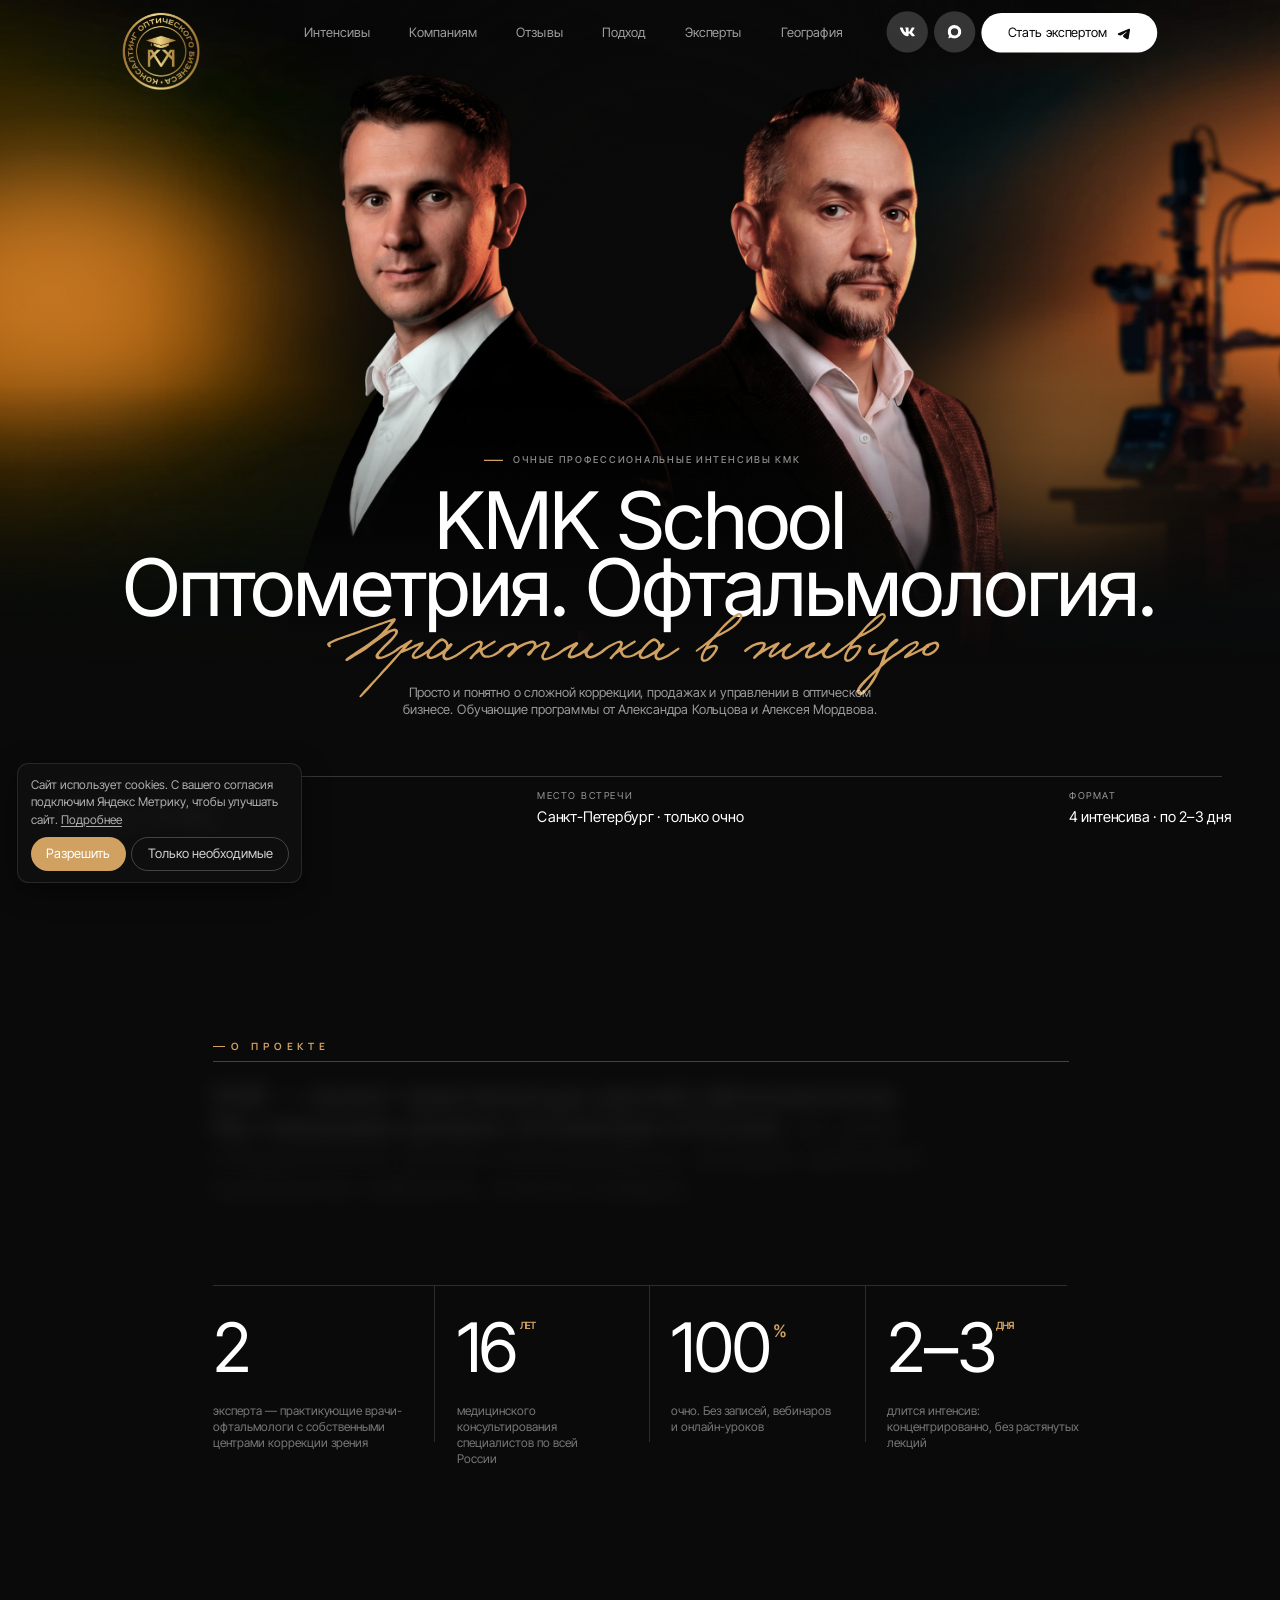
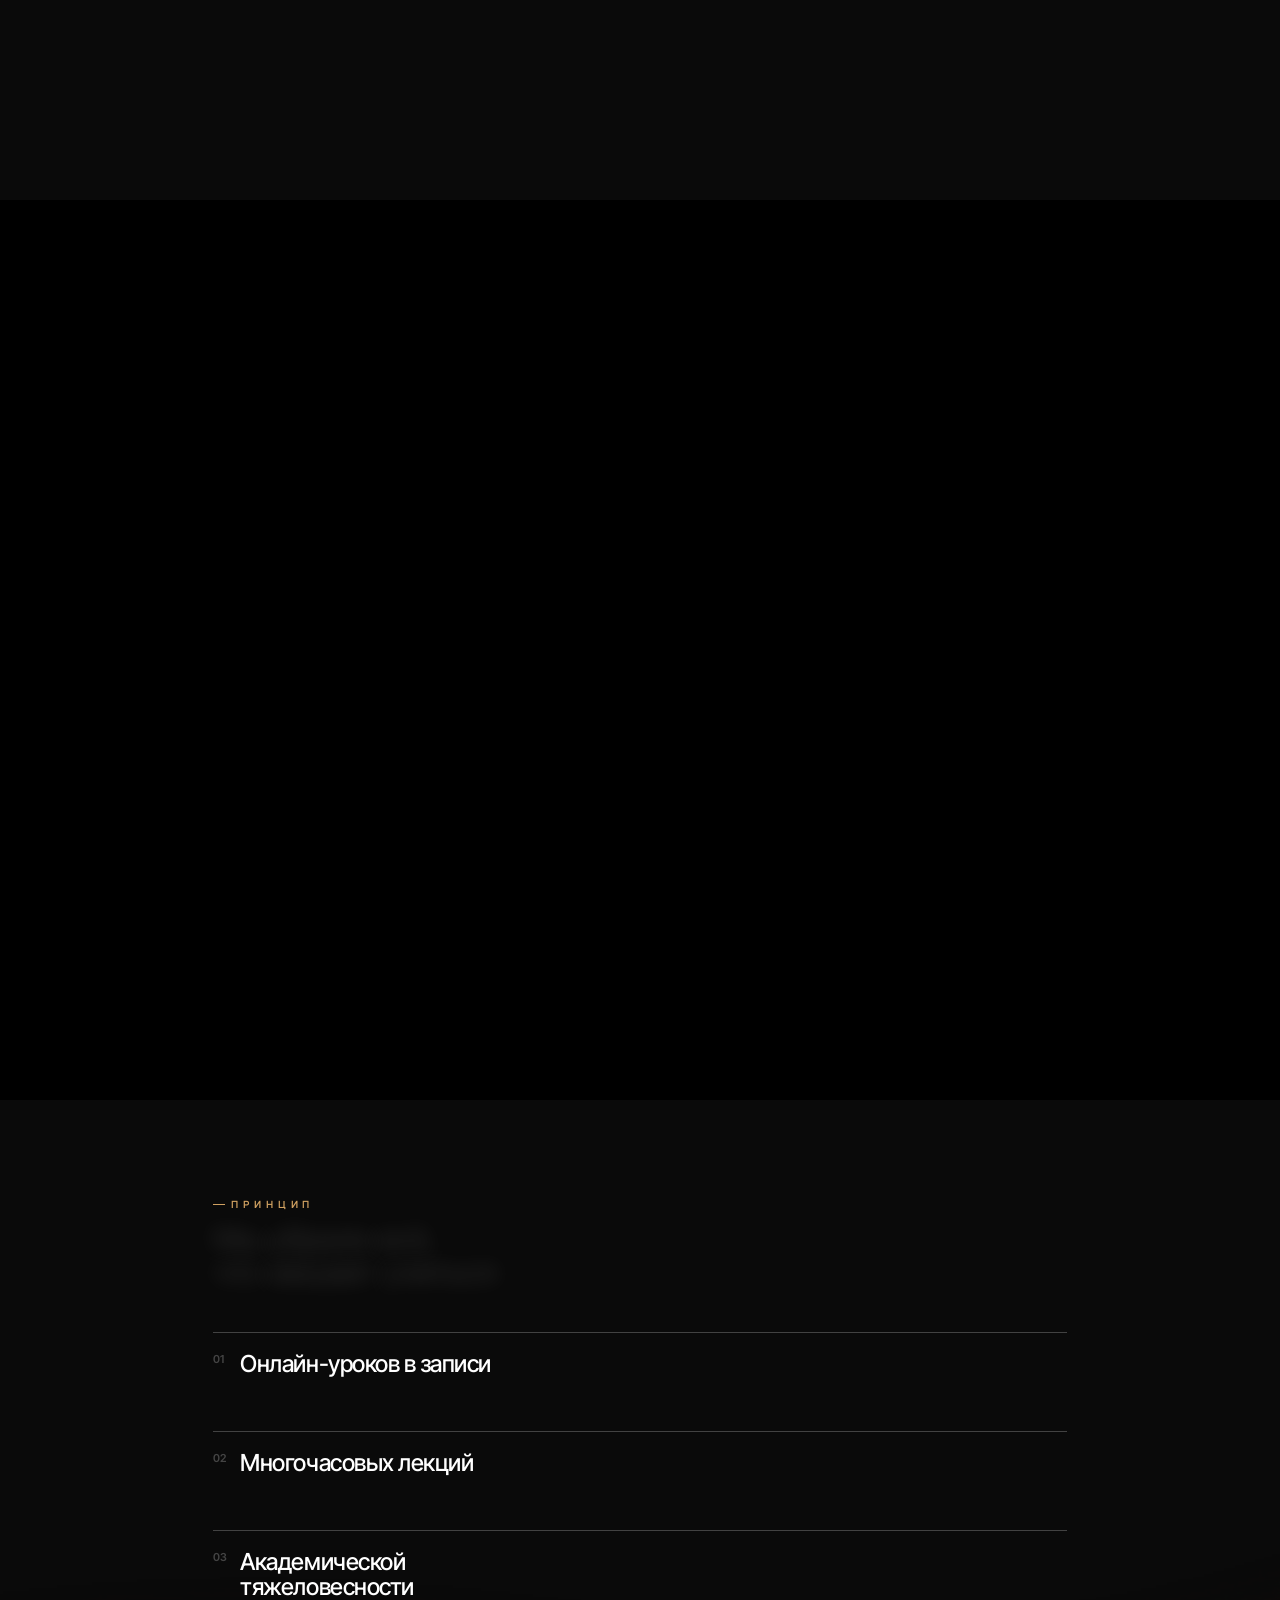
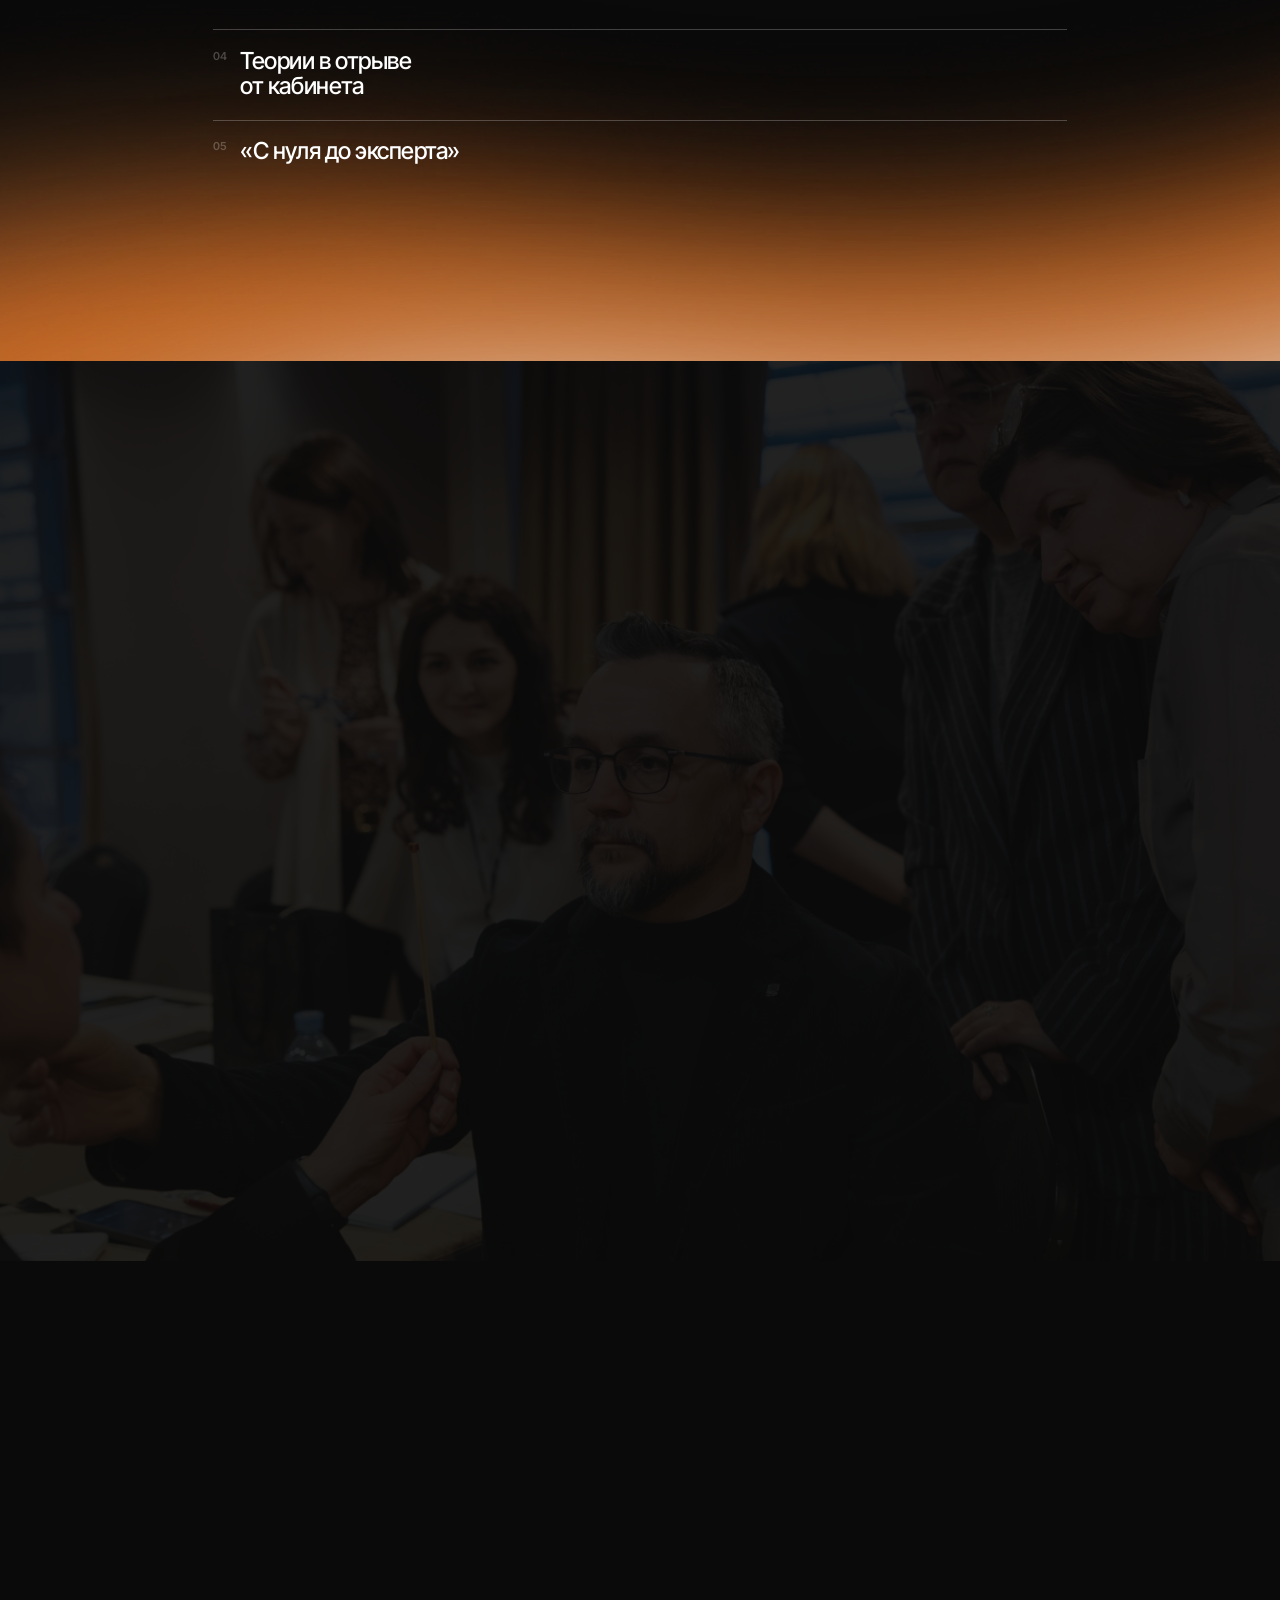
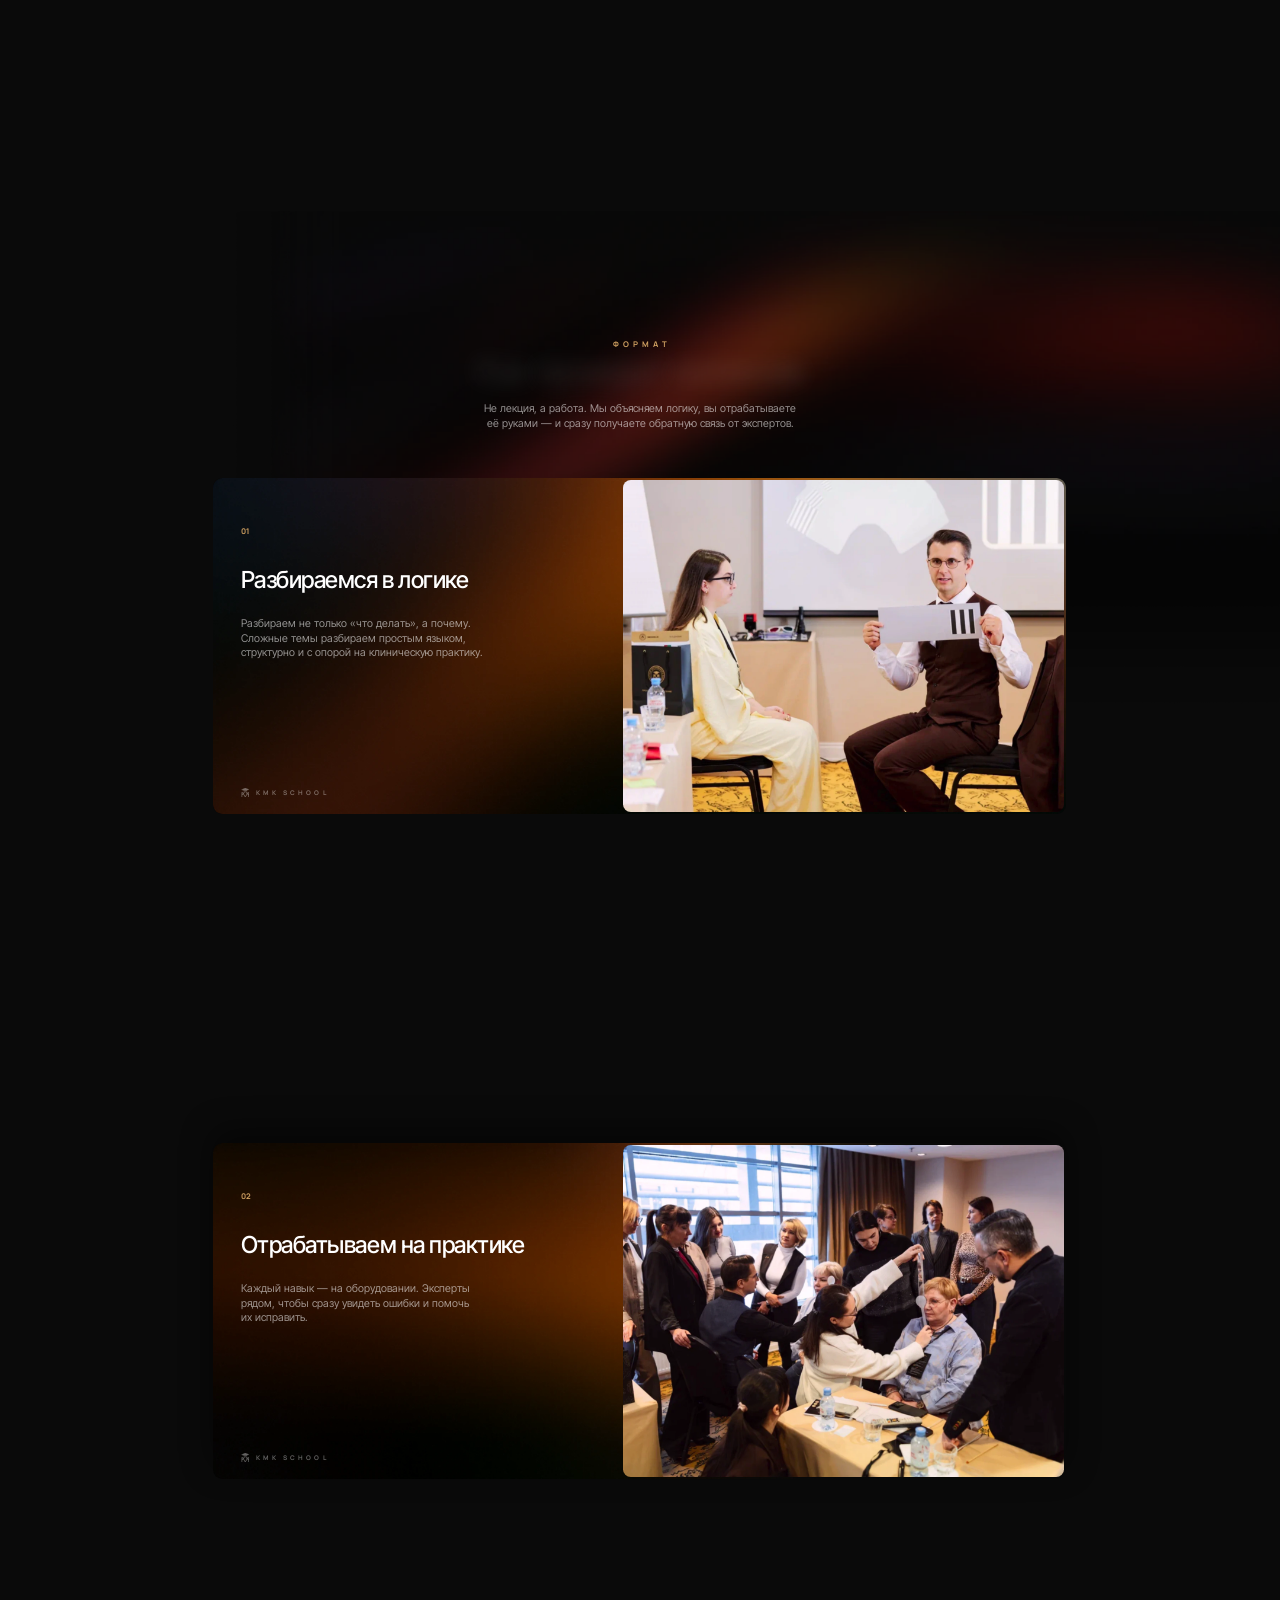
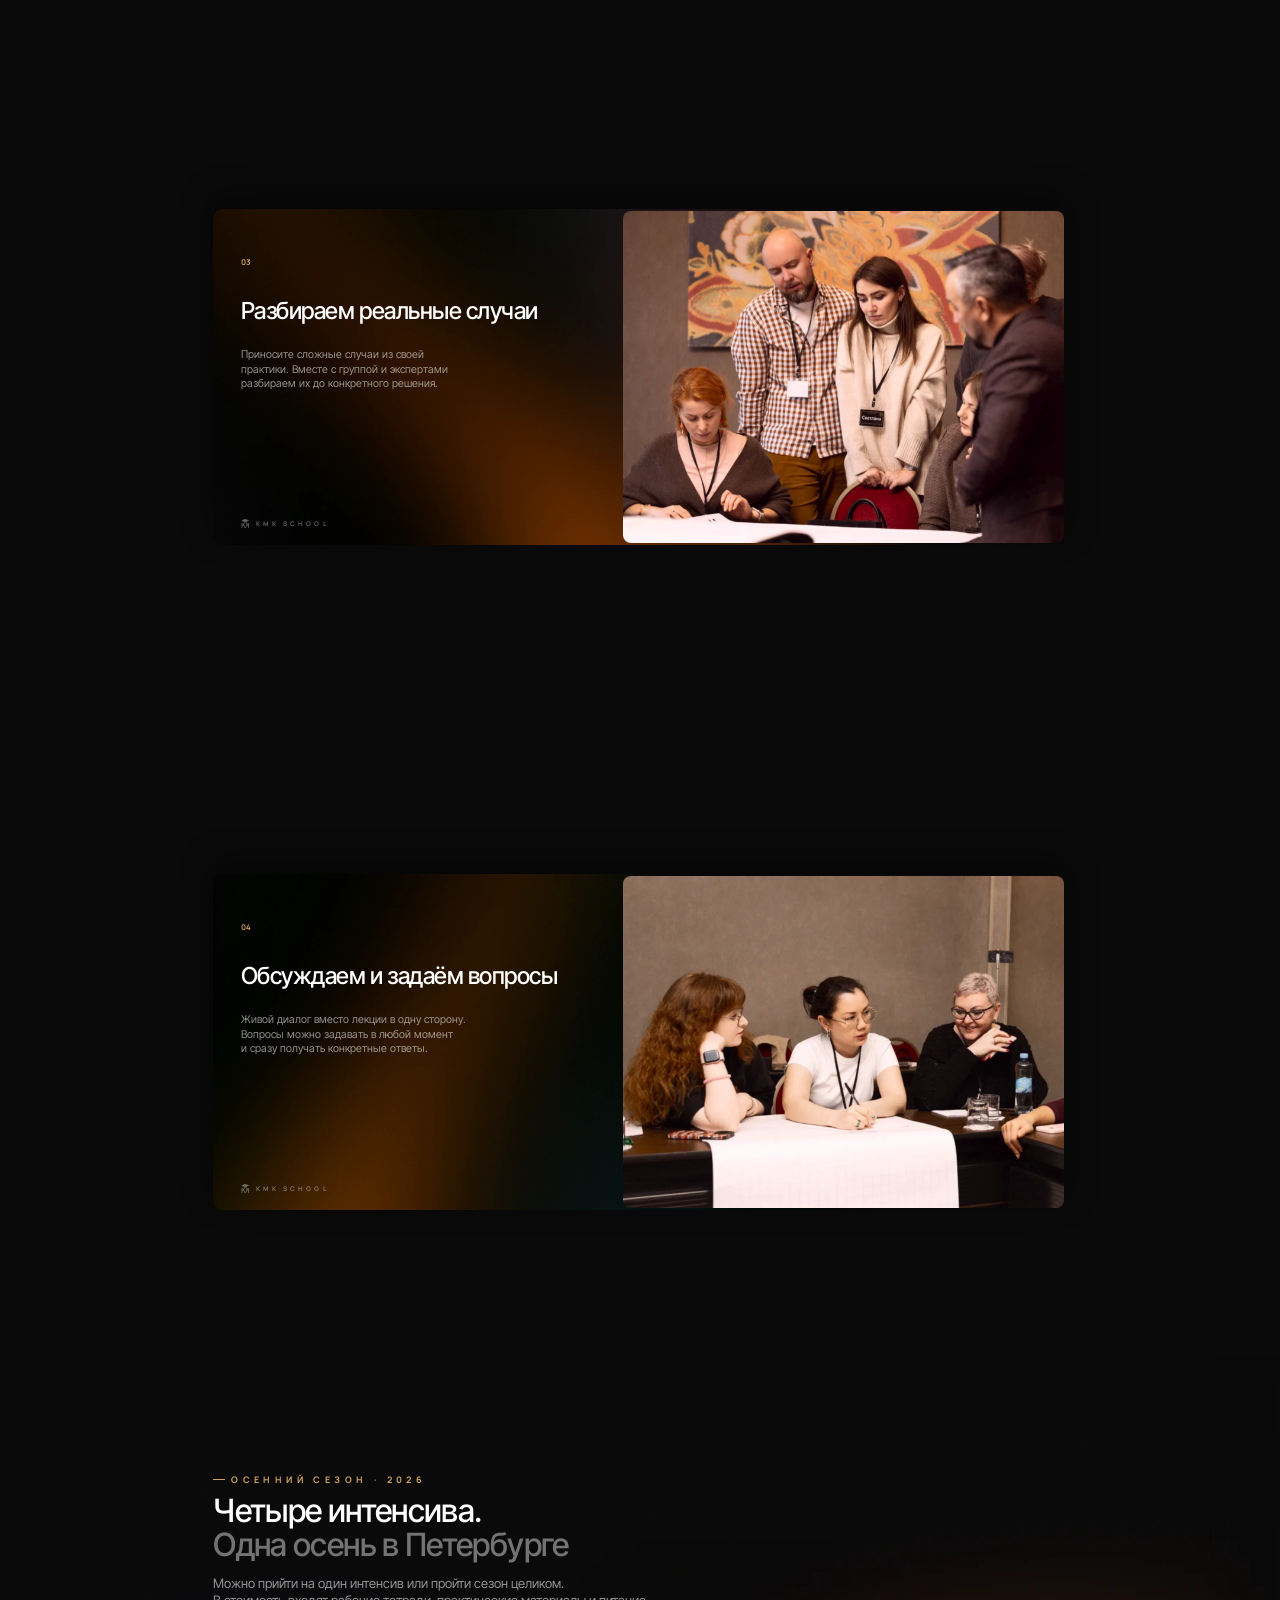
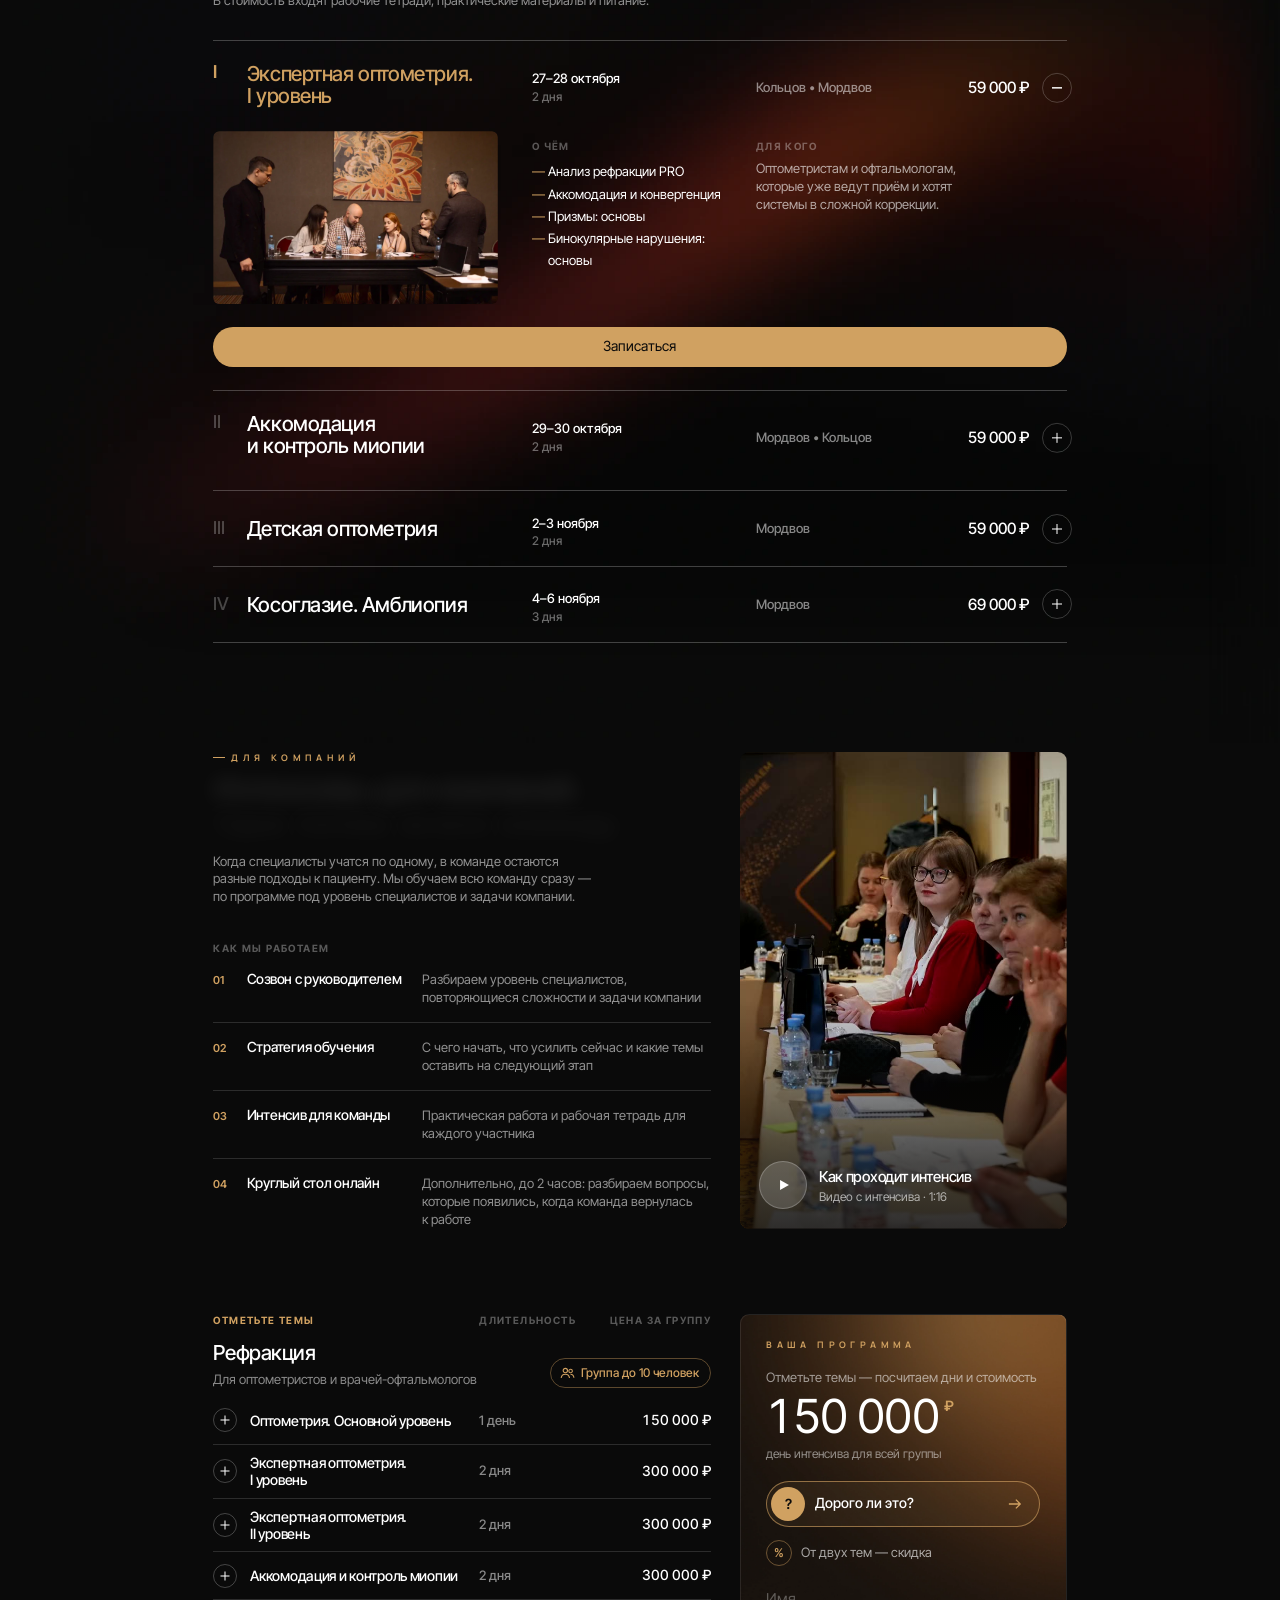
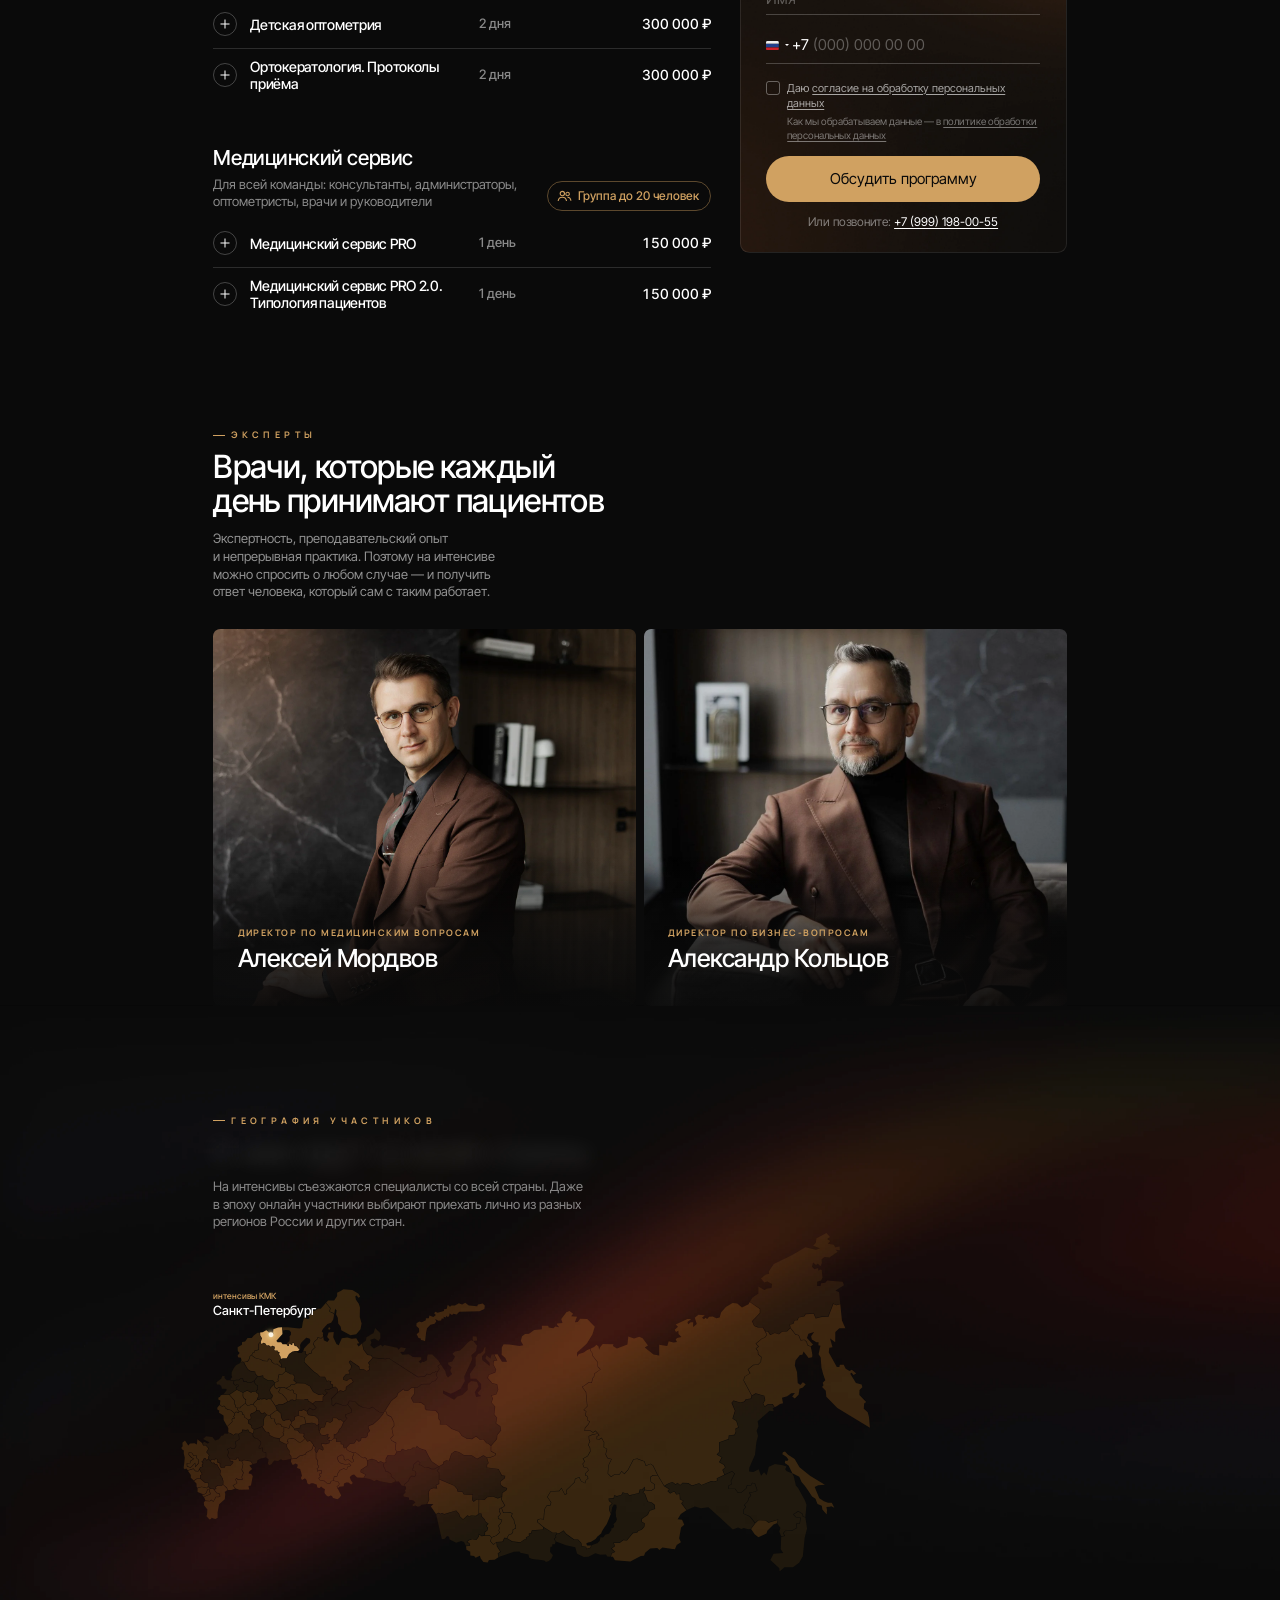
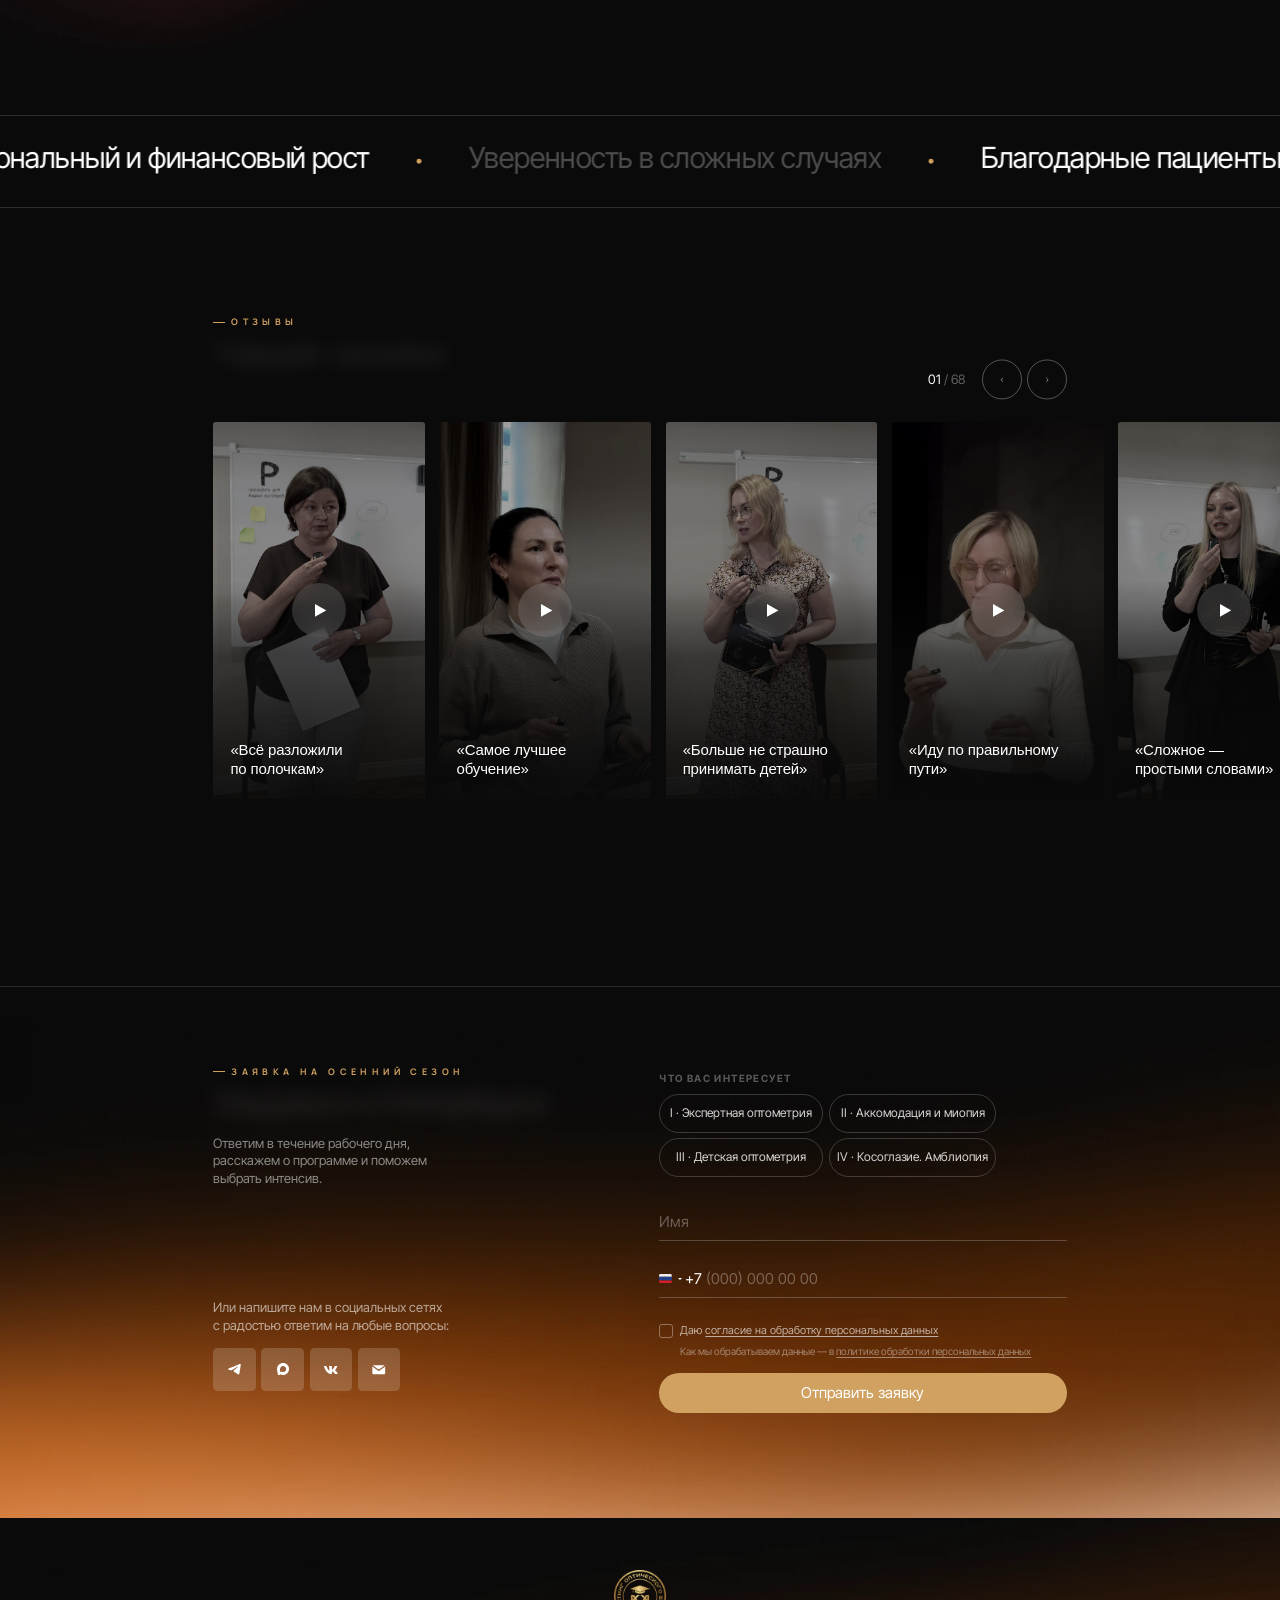
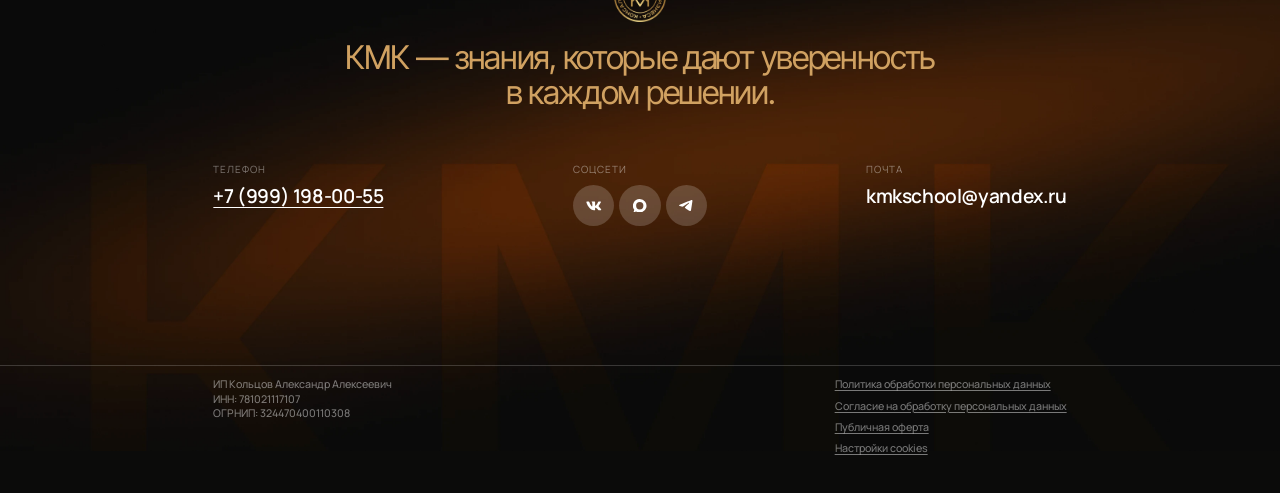
<file: index.html>
<!doctype html>
<html lang="ru">
<head>
<meta name="robots" content="noindex, nofollow">
<meta charset="utf-8">
<meta name="viewport" content="width=device-width, initial-scale=1">
<script>
  // картинка не загрузилась — прячем, чтобы браузер не рисовал рамку битого изображения
  addEventListener("error",function(e){var t=e.target;if(t&&t.tagName==="IMG")t.style.visibility="hidden"},true);
</script>
<script>
  // кадр 1800×1044 (первый экран) вписываем в окно по высоте. По ширине целиком он нужен только там, где
  // места хватает: содержимое кадра занимает x 225–1586 (≈1372 из 1800), края — фон, его можно подрезать.
  // Иначе на 16:10, 4:3 и 5:4 кадр ниже окна и снизу выглядывает «О проекте»
  // на телефоне (≤ 900) кадр не масштабируется: фото экспертов подгоняется под место над текстом —
  // кадр 1800 от y≈20 (макушки) до y≈640 (грудь) встаёт между шапкой (60 px) и надзаголовком,
  // по ширине — не уже 700 px кадра вокруг x 905 (оба лица целиком)
  (function(){var r=document.documentElement;
    function fit(){var w=r.clientWidth;r.style.setProperty("--k",w>900?Math.min(innerHeight/1044,Math.max(w/1800,(w-48)/1372)):Math.min(w/1800,innerHeight/1044));
      var st=document.querySelector(".stage"),ey=st&&st.querySelector(".eyebrow");
      if(!ey||r.clientWidth>900)return;
      var W=st.clientWidth,top=ey.offsetTop,s=(top+30-60)/620;
      s=Math.max(W/1150,Math.min(W/700,s));
      r.style.setProperty("--ms",s.toFixed(4));
      r.style.setProperty("--mt",(60-24*s).toFixed(1)+"px");
      r.style.setProperty("--ey",top+"px")}
    fit();addEventListener("resize",fit);addEventListener("DOMContentLoaded",fit);addEventListener("load",fit);
    if(document.fonts)document.fonts.ready.then(fit)})();
</script>
<title>KMK School — Оптометрия. Офтальмология.</title>
<meta name="description" content="Очные профессиональные интенсивы по оптометрии и офтальмологии в Санкт-Петербурге от Александра Кольцова и Алексея Мордвова.">
<meta property="og:title" content="KMK School — Оптометрия. Офтальмология.">
<meta property="og:description" content="Очные профессиональные интенсивы по оптометрии и офтальмологии в Санкт-Петербурге от Александра Кольцова и Алексея Мордвова.">
<meta property="og:type" content="website">
<meta property="og:image" content="img/og.jpg">
<meta property="og:locale" content="ru_RU">
<link rel="icon" href="favicon.ico" sizes="48x48">
<link rel="icon" href="img/favicon-120.png" type="image/png" sizes="120x120">
<link rel="apple-touch-icon" href="img/apple-touch-icon.png">
<link rel="stylesheet" href="fonts/fonts.css">
<link rel="stylesheet" href="blocks.css?v=fa61b993">
<style>
/* ─────────── кадр «70», все координаты из Figma ─────────── */
*,*::before,*::after{box-sizing:border-box}
html,body{margin:0;padding:0;background:#0a0a0a}
body{overflow-x:hidden;
     font-family:"Inter Tight",system-ui,sans-serif;color:#fff;
     -webkit-font-smoothing:antialiased;-moz-osx-font-smoothing:grayscale}
img{display:block;border:0}
a{color:inherit;text-decoration:none}
p{margin:0}

/* первый экран: высота = кадр × k; кадр масштабируется от центра сверху,
   фон выходит за 1800 в стороны и заливает окно до краёв */
.stage{position:relative;height:calc(1044px * var(--k,1));overflow:hidden;background:#0a0a0a}
.frame{position:absolute;left:50%;top:0;width:1800px;height:1044px;margin-left:-900px;
       transform:scale(calc(var(--k,1) * (1 - var(--dim,0) * .04)));transform-origin:50% 0}
.abs{position:absolute}

/* Group 1: фото, размытые фоны и тени. Маска группы — прямоугольник 1800×862:
   по вертикали режем как в макете, по горизонтали отпускаем под широкие экраны */
.hero-bg{left:0;top:0;width:1800px;height:862px;clip-path:inset(0 -4000px)}
.hero-bg>*{position:absolute}
.hero-bg img{display:block;width:100%;height:100%;max-width:none}
.l-base{left:-4000px;top:0;width:9800px;height:924px;background:#0a0a0a}
/* фон оборудование 1 — кадр из Figma уже с размытием 42 и градиентом, обрезан по кадру 1800;
   правый край растворяем, чтобы на широких экранах не было ступеньки */
.l-equip1{left:433px;top:0;width:1367px;height:943px}
.l-equip1 img{object-fit:fill}
/* окно шире кадра (или кадр уменьшен по высоте) — по бокам оставались тёмные полосы.
   Продолжаем размытые фоны за край кадра их зеркальными копиями: на стыке картинка
   совпадает (копия заходит на 2 px внутрь, чтобы не было шва сглаживания), а дальний край (маска задана до отражения) копии мягко уходит в #0a0a0a */
.l-ext{top:0;transform:scaleX(-1)}
.l-ext-l{left:-1178px;width:1180px;height:901px;
  -webkit-mask-image:linear-gradient(90deg,#000 35%,transparent);mask-image:linear-gradient(90deg,#000 35%,transparent)}
.l-ext-r{left:1798px;width:1369px;height:943px;
  -webkit-mask-image:linear-gradient(270deg,#000 35%,transparent);mask-image:linear-gradient(270deg,#000 35%,transparent)}
.l-ext img{object-fit:fill}
/* фон_оборудование-removebg 1 — прибор справа, размытие 6.6 уже в картинке.
   Как в макете, низ прибора (стол и ножки) плавно уходит в тень — краёв не видно;
   правый край растворяется раньше, чтобы у кромки кадра не было засвета */
.l-equip2{left:1305px;top:119.5px;width:495px;height:665px;
  -webkit-mask-image:linear-gradient(180deg,#000 58%,transparent 90%),linear-gradient(90deg,#000 78%,transparent);
  -webkit-mask-composite:source-in;
  mask-image:linear-gradient(180deg,#000 58%,transparent 90%),linear-gradient(90deg,#000 78%,transparent);
  mask-composite:intersect}
.l-equip2 img{object-fit:fill}
/* фон оборудование 2 — тот же снимок, отражён, 74 %; всё уже запечено в картинке */
.l-equip3{left:0;top:0;width:1178px;height:901px}
.l-equip3 img{object-fit:fill}
/* «живой» фон: свечения в цветах макета (оранжевые, янтарные и чёрные) над размытыми снимками,
   под прибором и людьми. Каждое свечение (.bl) ходит по большому кругу, а внутри него 2–3 мягкие
   доли (.lb) кружат друг вокруг друга, вращаются и тянутся то вдоль, то поперёк — контур всё время
   растекается, а не летает готовым эллипсом. Периоды взаимно простые, всё по кругу, без разворота
   назад (см. память про маятник). Доли — радиальные градиенты с гауссовым спадом, а не SVG-блюр:
   размывать нечего, анимируется только transform/rotate/scale */
.l-flow{left:-600px;top:-500px;width:3000px;height:1900px;pointer-events:none;--slow:1.4}
.bl{position:absolute;width:0;height:0;animation:bl-orbit calc(var(--t) * var(--slow)) linear var(--dl) infinite var(--dir,normal)}
.lb{position:absolute;left:0;top:0;width:0;height:0;
  animation:bl-orbit calc(var(--t) * var(--slow)) linear var(--dl) infinite var(--dir,normal)}
.lb i{position:absolute;left:calc(var(--w) / -2);top:calc(var(--h) / -2);width:var(--w);height:var(--h);border-radius:50%;will-change:transform;
  background:radial-gradient(closest-side,rgb(var(--c) / var(--a)) 0%,rgb(var(--c) / calc(var(--a) * .9)) 16%,rgb(var(--c) / calc(var(--a) * .7)) 32%,
    rgb(var(--c) / calc(var(--a) * .45)) 48%,rgb(var(--c) / calc(var(--a) * .22)) 64%,rgb(var(--c) / calc(var(--a) * .08)) 80%,rgb(var(--c) / 0) 100%);
  animation:bl-spin calc(var(--sp) * var(--slow)) linear var(--dl) infinite var(--sdir,normal),
            bl-morph calc(var(--m) * var(--slow)) ease-in-out var(--dl) infinite}
@keyframes bl-orbit{
  from{transform:rotate(0deg) translateX(var(--r)) rotate(0deg)}
  to  {transform:rotate(360deg) translateX(var(--r)) rotate(-360deg)}
}
@keyframes bl-spin{from{rotate:0deg}to{rotate:360deg}}
/* тянется по кругу состояний: вдоль → круглее → поперёк → крупнее → вдоль */
@keyframes bl-morph{0%,100%{scale:1.25 .72}25%{scale:.95 1.05}50%{scale:.74 1.3}75%{scale:1.15 1.12}}
@media (prefers-reduced-motion:reduce){
  /* фон не глушим — только замедляем вдвое */
  .l-flow{--slow:2.8}
}
/* за людьми фон чёрный, как в макете: гасим зелёный отлив размытого снимка между ними.
   Спад длинный и гауссов — иначе, когда рядом проходит свечение, проступает край овала */
.l-dark{left:330px;top:-270px;width:1200px;height:1260px;pointer-events:none;
  background:radial-gradient(closest-side,#0a0a0a 0%,rgba(10,10,10,.97) 22%,rgba(10,10,10,.88) 38%,rgba(10,10,10,.68) 52%,
    rgba(10,10,10,.42) 66%,rgba(10,10,10,.2) 79%,rgba(10,10,10,.06) 90%,rgba(10,10,10,0))}
/* люди */
.l-p74{left:743px;top:29px;width:774px;height:1136px}
.l-p74 img{object-fit:fill}
/* узел начинается на y=−11, верх срезан маской кадра — в картинке видимая часть 647×750 */
.l-p6cb{left:373px;top:0;width:647px;height:750px}
/* кадр из оригинала 3494×2953 уже вырезан под узел 647×761 */
.l-p6cb img{object-fit:fill}
/* тени внизу */
/* тени по горизонтали однородные — тянем на всю ширину окна */
.l-sh1{left:-4000px;top:447px;width:9800px;height:459px}
.l-sh2{left:-4000px;top:602px;width:9800px;height:264px}
/* градиент из макета: прозрачный сверху → #0a0a0a к 80 % высоты */
.l-sh1,.l-sh2{background:linear-gradient(180deg,rgba(10,10,10,0) 0%,#0a0a0a 80%)}

/* шапка */
/* логотип — печать КМК (узел 44:988), 89×89; надписи рядом в макете больше нет */
.logo{left:300px;top:15px;width:89px;height:89px}
/* шаг пунктов в макете 61; с шестым пунктом («Компаниям») — 45, иначе меню доходит до соцсетей (x 1186) */
.nav{left:510px;top:28px;display:flex;align-items:center;gap:45px;
     font-size:15px;line-height:1.35;white-space:nowrap}
.btn{left:1296px;top:15px;width:204px;height:46px;padding:10px;border-radius:30px;background:#fff;
     display:flex;align-items:center;justify-content:center;gap:10px;
     font-size:15px;line-height:1.35;color:#0a0a0a;white-space:nowrap}
/* соцсети — залитые круги 48 слева от кнопки (узлы 37:436, 37:440) */
.soc-hero{left:1186px;top:13px;gap:7.3px}
.soc-hero .soc-a{--s:48px}
.soc-hero .soc-a svg[viewBox^="3.6"]{width:18.2px;height:11.7px}
.soc-hero .soc-a svg[viewBox^="4 "]{width:15.7px;height:15.7px}
.btn-ic{position:relative;width:17px;height:17px;overflow:hidden;flex:none}
.btn-ic svg{position:absolute;inset:0;width:17px;height:17px;fill:currentColor}

/* надзаголовок */
.eyebrow{left:calc(50% + .5px);top:526px;transform:translateX(-50%);display:flex;align-items:center;gap:12px}
.eyebrow i{position:relative;width:23px;height:0}
.eyebrow i img{position:absolute;left:0;top:-2px;width:23px;height:2px}
.eyebrow span{width:330px;height:17px;font-weight:500;font-size:11px;line-height:1.35;
              letter-spacing:2.09px;text-transform:uppercase;color:rgba(255,255,255,.55);white-space:nowrap}

/* заголовок */
.title{left:calc(50% + .5px - 2.76px);top:565px;transform:translateX(-50%);
       font-family:"Inter",sans-serif;font-weight:400;font-size:92px;line-height:.84;
       letter-spacing:-5.52px;text-align:center;white-space:nowrap}
/* «Практика в живую» — шрифт Gogol, в вёрстке аутлайн из Figma */
.script{left:537.472px;top:710.514px;width:711px;height:99px;overflow:visible}
/* пишется от руки: перо идёт по скелету букв, контур обрезает его до формы шрифта;
   в конце подменяется точной заливкой, чтобы края совпали с макетом */
.script-fill{fill:#D0A161;opacity:0}
.script-pen path{fill:none;stroke:#D0A161;stroke-width:8.5;stroke-linecap:round;stroke-linejoin:round;opacity:0}
.script.is-done .script-fill{opacity:1}
.script.is-done .script-pen{display:none}
@media (prefers-reduced-motion:reduce){.script .script-fill{opacity:1}.script .script-pen{display:none}}

.lead{left:50%;top:793px;width:556px;transform:translateX(-50%);
      font-size:15px;line-height:1.35;text-align:center;color:rgba(255,255,255,.58)}

/* факты */
.rule{left:225px;top:900px;width:1350px;height:1px}
.fact{top:916px;display:flex;flex-direction:column;gap:6px;line-height:1.35;white-space:nowrap}
.fact small{font-size:11px;letter-spacing:1.76px;color:rgba(255,255,255,.58);text-transform:uppercase}
.fact b{font-weight:400;font-size:17px}
.fact-1{left:225px;width:178px}
.fact-2{left:calc(50% + .5px);width:239px;transform:translateX(-50%)}
.fact-3{left:1398px;width:188px}

/* ─────────── второй блок наезжает на первый (как город на каталоге «Байкала») ───────────
   первый экран липнет к верху, «О проекте» идёт поверх; чем дальше уехали, тем сильнее
   гаснет и чуть отъезжает кадр (--dim), а текст первого экрана уплывает вверх быстрее фона */
.opening{position:relative}
.stage{position:sticky;top:0;z-index:1}
.stage-dim{position:absolute;inset:0;background:#0a0a0a;opacity:var(--dim,0);pointer-events:none}
.eyebrow,.title,.script,.lead,.rule,.fact{translate:0 calc(var(--dim,0) * -140px)}
.title{translate:0 calc(var(--dim,0) * -190px)}

/* «О проекте» — узлы 5:46–5:66, координаты от верха плиты (337 в кадре);
   1rem = 10px на кадре 1800. Плита не короче первого экрана, иначе из-под неё
   на отлипании выглядывает низ кадра */
.about{position:relative;z-index:2;background:#0a0a0a;min-height:calc(1044px * var(--k,1));overflow-x:clip}
.ab-frame{position:relative;left:50%;width:180rem;height:97.7rem;margin-left:-90rem}
.ab-frame>*{position:absolute;margin:0}
.ab-ey{display:flex;align-items:center;gap:.8rem;
  font:700 max(10px,1.1rem)/1.35 Manrope,sans-serif;letter-spacing:.49em;text-transform:uppercase;
  color:#d0a161;white-space:nowrap}
.ab-ey i{width:1.7rem;height:1px;background:#d0a161;flex:none}
.ab-frame>.ab-ey{left:30rem;top:19.7rem}
.ab-line{height:1px;left:30rem}
.ab-line-t{top:22.7rem;width:120.3rem;background:rgba(255,255,255,.23)}
.ab-line-b{top:54.2rem;width:120rem;background:rgba(255,255,255,.14)}
.ab-vl{top:54.3rem;width:1px;height:21.9rem;background:rgba(255,255,255,.14)}
.ab-text{left:29.7rem;top:25.4rem;width:102.3rem;
  font:500 4rem/1.06 "Inter Tight",sans-serif;letter-spacing:-.08rem;color:#fff}
.ab-mute{color:rgba(255,255,255,.43)}
/* слова проявляются из размытия по мере прокрутки (как на aperture.framer.media):
   у каждого слова свой отрезок пути --t 0→1, соседние отрезки перекрываются */
.ab-text .bw{filter:blur(calc((1 - var(--t,0)) * 10px));opacity:calc(.12 + var(--t,0) * .88)}
.ab-f{top:57.8rem}
.ab-f b{display:block;font:400 9.6rem/1.06 "Inter Tight",sans-serif;letter-spacing:-.192rem;white-space:nowrap}
.ab-f sup{position:absolute;top:1.1rem;font:600 1.4rem/1.35 "Inter Tight",sans-serif;
  text-transform:uppercase;color:#d0a161;vertical-align:baseline}
.ab-f p{position:absolute;top:12.9rem;left:0;margin:0;font-size:max(12px,1.5rem);line-height:1.35;color:rgba(255,255,255,.44)}
/* число и подпись к нему («лет», «%»): подпись стоит сразу за числом на отступе --g из макета,
   ширину держит невидимая копия итогового числа — пока счётчик бежит, подпись не ездит */
.ab-n{position:relative;display:inline-grid;vertical-align:top}
.ab-n>span{grid-area:1/1}
.ab-ghost{visibility:hidden}
.ab-f .ab-n sup{left:calc(100% + var(--g,.4rem))}
.ab-f1{left:30rem}.ab-f1 p{width:27.4rem}
.ab-f2{left:64.2rem;--d:.1s}.ab-f2 p{width:22.8rem}
.ab-f3{left:94.4rem;--d:.2s}.ab-f3 sup{font-size:2.4rem}.ab-f3 p{width:22.8rem}
.ab-f4{left:124.8rem;--d:.3s}.ab-f4 p{width:27rem}
@media (prefers-reduced-motion:reduce){.ab-text .bw{filter:none;opacity:1}}

/* ─────────── ролик: блок «О проекте» уезжает вверх, видео стоит на месте ─────────── */
/* как на goodman-gallery.com: ролик прибит к окну (fixed), а секция — «окно» в него;
   clip-path обрезает и fixed-потомков, поэтому видео видно только в пределах секции */
.reel{position:relative;z-index:1;height:100vh;background:#000;clip-path:inset(0)}
.reel-card{position:fixed;inset:0}
.reel-card{overflow:hidden}
/* фон — своя немая петля 6 с (video/reel-d.mp4, ~1.3 МБ) вместо плеера Kinescope: тот тянул весь ролик
   и не всегда успевал прогрузиться */
.reel-bg{position:absolute;inset:0;width:100%;height:100%;object-fit:cover;pointer-events:none}
/* затемнение: в макете видео на 55 % над #0a0a0a; пока окно только приоткрылось —
   кадр почти чёрный и светлеет до макетных 45 % тени, когда ролик встал целиком */
.reel-shade{position:absolute;inset:0;background:#0a0a0a;opacity:var(--shade,.45);pointer-events:none}
.reel-copy{position:absolute;left:50%;top:50%;width:84.1rem;transform:translate(-50%,-50%);
  display:flex;flex-direction:column;align-items:center;gap:1.4rem;text-align:center;pointer-events:none}
.reel-h{margin:0;font:500 4rem/1.06 "Inter Tight",sans-serif;letter-spacing:-.08rem;color:#fff}

.reel-close{position:absolute;top:24px;right:24px;width:52px;height:52px;border:0;border-radius:50%;
  background:rgba(255,255,255,.12);color:#fff;font:300 30px/1 "Inter Tight",sans-serif;cursor:pointer;
  display:flex;align-items:center;justify-content:center;transition:background-color .25s}
.reel-close:hover{background:#d0a161}
html.is-locked{overflow:hidden}
html{scroll-behavior:smooth}
html.is-vscroll{scroll-behavior:auto}

/* ─────────── ховеры ─────────── */
/* буквы перекатываются: каждая уезжает вверх, снизу приходит её копия (text-shadow) */
.roll{display:inline-flex;overflow:hidden;height:1.35em;vertical-align:top}
.roll>span{display:block;white-space:pre;text-shadow:0 1.35em currentColor;
  transition:transform .6s cubic-bezier(.7,0,.2,1) calc(var(--i) * 16ms)}
a:hover .roll>span,a:focus-visible .roll>span{transform:translateY(-1.35em)}

/* навигация: наведённый пункт проявляется, остальные уходят в тень; под ним — точка акцента */
.nav a{position:relative;opacity:.6;transition:opacity .45s ease}
.nav:has(a:hover) a:not(:hover){opacity:.3}
.nav a:hover,.nav a:focus-visible{opacity:1}
.nav a::after{content:"";position:absolute;left:50%;bottom:-9px;width:4px;height:4px;margin-left:-2px;
  border-radius:50%;background:#d0a161;scale:0;transition:scale .45s cubic-bezier(.7,0,.2,1)}
.nav a:hover::after,.nav a:focus-visible::after{scale:1}

/* кнопка: акцент растекается кругом из точки, где вошёл курсор, и туда же стекает при уходе;
   иконка вылетает вверх-вправо, новая прилетает снизу-слева; кнопка чуть тянется к курсору */
.btn{overflow:hidden;isolation:isolate;cursor:pointer;
  transition:color .5s cubic-bezier(.7,0,.2,1),translate .6s cubic-bezier(.2,.8,.2,1),scale .3s ease}
.btn::before{content:"";position:absolute;left:var(--x,50%);top:var(--y,50%);z-index:-1;
  width:520px;height:520px;margin:-260px 0 0 -260px;border-radius:50%;background:#d0a161;
  scale:0;transition:scale .65s cubic-bezier(.7,0,.2,1)}
.btn:hover,.btn:focus-visible{color:#fff}
.btn:hover::before,.btn:focus-visible::before{scale:1}
.btn:active{scale:.97}
.btn-ic svg{transition:transform .55s cubic-bezier(.7,0,.2,1) .05s}
.btn-ic svg+svg{transform:translate(-100%,100%)}
.btn:hover .btn-ic svg,.btn:focus-visible .btn-ic svg{transform:translate(100%,-100%)}
.btn:hover .btn-ic svg+svg,.btn:focus-visible .btn-ic svg+svg{transform:none}

.nav a:focus-visible,.btn:focus-visible{outline:1px solid rgba(255,255,255,.5);outline-offset:6px}
.btn:focus-visible{outline-offset:4px}
@media (prefers-reduced-motion:reduce){
  .roll>span,.btn-ic svg{transition:none}
}

</style>
<link rel="stylesheet" href="mobile.css?v=bcd5f43d" media="(max-width:900px)">
</head>
<body>
<div class="opening">
<section class="stage" id="top">
<div class="frame">
  <div class="abs hero-bg" role="img" aria-label="Александр Кольцов и Алексей Мордвов">
    <div class="l-base"></div>
    <div class="l-equip1"><img src="img/equip-a.webp" alt=""></div>
    <div class="l-equip3"><img src="img/equip-b.webp" alt=""></div>
    <div class="l-ext l-ext-l"><img src="img/equip-b.webp" alt=""></div>
    <div class="l-ext l-ext-r"><img src="img/equip-a.webp" alt=""></div>
    <div class="l-flow" aria-hidden="true">
      <!-- тёмные пятна -->
      <div class="bl" style="left:1300px;top:780px;--r:260px;--t:41s;--dl:-13s">
        <div class="lb" style="--r:130px;--t:23s;--dir:normal;--dl:-16s"><i style="--w:880px;--h:520px;--c:10 10 10;--a:0.85;--sp:97s;--sdir:reverse;--m:17s"></i></div>
        <div class="lb" style="--r:170px;--t:31s;--dir:reverse;--dl:-21s"><i style="--w:680px;--h:600px;--c:10 10 10;--a:0.8;--sp:71s;--m:23s"></i></div>
      </div>
      <div class="bl" style="left:2150px;top:1050px;--r:220px;--t:29s;--dir:reverse;--dl:-7s">
        <div class="lb" style="--r:120px;--t:19s;--dir:reverse;--dl:-10s"><i style="--w:780px;--h:480px;--c:10 10 10;--a:0.8;--sp:83s;--m:13s"></i></div>
        <div class="lb" style="--r:150px;--t:37s;--dir:normal;--dl:-15s"><i style="--w:600px;--h:560px;--c:10 10 10;--a:0.75;--sp:59s;--sdir:reverse;--m:19s"></i></div>
      </div>
      <!-- янтарь слева -->
      <div class="bl" style="left:760px;top:720px;--r:240px;--t:31s;--dl:-4s">
        <div class="lb" style="--r:140px;--t:21s;--dir:reverse;--dl:-7s"><i style="--w:1000px;--h:560px;--c:46 38 6;--a:0.7;--sp:89s;--m:11s"></i></div>
        <div class="lb" style="--r:180px;--t:29s;--dir:normal;--dl:-12s"><i style="--w:700px;--h:520px;--c:46 38 6;--a:0.6;--sp:67s;--sdir:reverse;--m:16s"></i></div>
      </div>
      <div class="bl" style="left:820px;top:840px;--r:320px;--t:23s;--dir:reverse;--dl:-17s">
        <div class="lb" style="--r:150px;--t:17s;--dir:normal;--dl:-20s"><i style="--w:1100px;--h:420px;--c:184 104 14;--a:0.8;--sp:61s;--sdir:reverse;--m:14s"></i></div>
        <div class="lb" style="--r:190px;--t:27s;--dir:reverse;--dl:-25s"><i style="--w:760px;--h:540px;--c:184 104 14;--a:0.65;--sp:53s;--m:19s"></i></div>
        <div class="lb" style="--r:230px;--t:13s;--dir:normal;--dl:-30s"><i style="--w:540px;--h:520px;--c:217 138 60;--a:0.45;--sp:43s;--sdir:reverse;--m:11s"></i></div>
      </div>
      <!-- оранжевый справа, за прибором -->
      <div class="bl" style="left:2280px;top:820px;--r:280px;--t:27s;--dl:-9s">
        <div class="lb" style="--r:140px;--t:21s;--dir:reverse;--dl:-12s"><i style="--w:820px;--h:640px;--c:208 106 42;--a:0.72;--sp:79s;--m:16s"></i></div>
        <div class="lb" style="--r:180px;--t:33s;--dir:normal;--dl:-17s"><i style="--w:620px;--h:500px;--c:208 106 42;--a:0.6;--sp:47s;--sdir:reverse;--m:12s"></i></div>
      </div>
      <div class="bl" style="left:1950px;top:1020px;--r:340px;--t:19s;--dir:reverse;--dl:-11s">
        <div class="lb" style="--r:130px;--t:15s;--dir:normal;--dl:-14s"><i style="--w:880px;--h:400px;--c:217 138 60;--a:0.5;--sp:67s;--sdir:reverse;--m:12s"></i></div>
        <div class="lb" style="--r:170px;--t:25s;--dir:reverse;--dl:-19s"><i style="--w:520px;--h:500px;--c:217 138 60;--a:0.4;--sp:41s;--m:17s"></i></div>
      </div>
    </div>
    <div class="l-dark"></div>
    <div class="l-equip2"><img src="img/removebg.webp" alt=""></div>
    <div class="l-p74"><img src="img/p74.webp?v=bc203474" alt=""></div>
    <div class="l-p6cb"><img src="img/p6cb.webp?v=748fec7a" alt=""></div>
    <div class="l-sh1"></div>
    <div class="l-sh2"></div>
  </div>

  <img class="abs logo" src="img/logo-badge.webp" alt="КМК — консалтинг оптического бизнеса">
  <nav class="abs nav">
    <a href="#intensives"><span data-roll>Интенсивы</span></a>
    <a href="#companies"><span data-roll>Компаниям</span></a>
    <a href="#reviews"><span data-roll>Отзывы</span></a>
    <a href="#approach"><span data-roll>Подход</span></a>
    <a href="#experts"><span data-roll>Эксперты</span></a>
    <a href="#geo"><span data-roll>География</span></a>
  </nav>
  <div class="abs soc soc-hero"><a class="soc-a" href="https://vk.ru/kmkschool" target="_blank" rel="noopener" aria-label="КМК во ВКонтакте"><svg viewBox="3.6 6.9 16.8 10.8" aria-hidden="true"><path d="M19.376 17.123h-1.744c-.66 0-.864-.525-2.05-1.727-1.033-1-1.49-1.135-1.744-1.135-.356 0-.458.102-.458.593v1.575c0 .424-.135.678-1.253.678-1.846 0-3.896-1.118-5.335-3.202C4.624 10.857 4.03 8.57 4.03 8.096c0-.254.102-.491.593-.491h1.744c.44 0 .61.203.78.677.863 2.49 2.303 4.675 2.896 4.675.22 0 .322-.102.322-.66V9.721c-.068-1.186-.695-1.287-.695-1.71 0-.204.17-.407.44-.407h2.744c.373 0 .508.203.508.643v3.473c0 .372.17.508.271.508.22 0 .407-.136.813-.542 1.254-1.406 2.151-3.574 2.151-3.574.119-.254.322-.491.763-.491h1.744c.525 0 .644.27.525.643-.22 1.017-2.354 4.031-2.354 4.031-.186.305-.254.44 0 .78.186.254.796.779 1.203 1.253.745.847 1.32 1.558 1.473 2.05.17.49-.085.744-.576.744z"/></svg></a><a class="soc-a" href="https://web.max.ru/" target="_blank" rel="noopener" data-max="+7 (999) 198-00-55" data-tel="+79991980055" aria-label="КМК в MAX"><svg viewBox="4 3.5 16 16" aria-hidden="true"><path fill-rule="evenodd" d="M12 3.5a8 8 0 1 1-4.35 14.72L4.5 19.5l1.02-3.2A8 8 0 0 1 12 3.5zm0 3.7a4.3 4.3 0 1 0 0 8.6 4.3 4.3 0 0 0 0-8.6z"/></svg></a></div>
  <a class="abs btn" href="#"><span data-roll>Стать экспертом</span><span class="btn-ic" aria-hidden="true"><svg viewBox="0 0 17 17"><path fill-rule="evenodd" clip-rule="evenodd" d="M14.009 3.49214C14.1841 3.41847 14.3757 3.39306 14.5639 3.41856C14.7521 3.44406 14.93 3.51953 15.0791 3.63713C15.2282 3.75472 15.3431 3.91014 15.4118 4.0872C15.4805 4.26426 15.5004 4.45649 15.4696 4.64389L13.8631 14.3884C13.7073 15.3284 12.6759 15.8674 11.8139 15.3992C11.0928 15.0075 10.0218 14.404 9.05849 13.7743C8.57682 13.4591 7.10137 12.4497 7.2827 11.7315C7.43853 11.1173 9.9177 8.8096 11.3344 7.43756C11.8904 6.89851 11.6368 6.58756 10.9802 7.08339C9.34962 8.31447 6.73162 10.1866 5.86603 10.7136C5.10245 11.1783 4.70437 11.2576 4.22837 11.1783C3.35995 11.0338 2.55457 10.8099 1.89724 10.5372C1.00899 10.1689 1.0522 8.94772 1.89653 8.59214L14.009 3.49214Z"/></svg><svg viewBox="0 0 17 17"><path fill-rule="evenodd" clip-rule="evenodd" d="M14.009 3.49214C14.1841 3.41847 14.3757 3.39306 14.5639 3.41856C14.7521 3.44406 14.93 3.51953 15.0791 3.63713C15.2282 3.75472 15.3431 3.91014 15.4118 4.0872C15.4805 4.26426 15.5004 4.45649 15.4696 4.64389L13.8631 14.3884C13.7073 15.3284 12.6759 15.8674 11.8139 15.3992C11.0928 15.0075 10.0218 14.404 9.05849 13.7743C8.57682 13.4591 7.10137 12.4497 7.2827 11.7315C7.43853 11.1173 9.9177 8.8096 11.3344 7.43756C11.8904 6.89851 11.6368 6.58756 10.9802 7.08339C9.34962 8.31447 6.73162 10.1866 5.86603 10.7136C5.10245 11.1783 4.70437 11.2576 4.22837 11.1783C3.35995 11.0338 2.55457 10.8099 1.89724 10.5372C1.00899 10.1689 1.0522 8.94772 1.89653 8.59214L14.009 3.49214Z"/></svg></span></a>
  <button class="abs burger" type="button" aria-label="Меню" aria-controls="mnav" aria-expanded="false"><i></i><i></i></button>

  <div class="abs eyebrow"><i><img src="img/line-short.svg" alt=""></i><span>Очные профессиональные интенсивы КМК</span></div>
  <h1 class="abs title" style="margin:0">KMK School<br>Оптометрия. Офтальмология.</h1>
  <svg class="abs script" viewBox="0 0 711 99" role="img" aria-label="Практика в живую">
    <defs><clipPath id="script-ink"><path d="M84.056 41.876C83.904 42.94 79.876 45.372 76.988 47.12C70.68 50.996 64.676 53.884 59.28 53.732C57.76 53.656 55.936 51.68 56.088 49.78C56.316 47.044 64.828 38.38 69.16 34.276C72.124 31.312 79.268 24.472 79.04 22.268C78.964 21.508 78.584 21.128 77.368 21.204C75.088 21.28 71.212 23.864 66.12 27.436C60.648 31.312 53.732 36.252 46.512 41.572C42.94 44.232 35.72 48.336 30.248 51.604C26.22 53.96 23.256 56.012 22.648 55.86C21.888 55.632 21.128 55.176 21.204 54.492C21.432 52.744 25.08 50.54 30.4 47.044C33.972 44.764 38.38 41.724 42.56 38.988C48.64 34.96 56.012 29.564 62.32 23.788C66.88 19.456 72.276 13.148 74.176 10.26C72.884 10.412 72.2 10.564 71.288 10.868C70.68 11.096 51.832 17.556 39.52 22.268C25.384 27.664 3.80001 33.744 3.64801 36.86C3.64801 37.24 4.48401 37.924 4.56001 38.38C4.63601 38.912 4.10401 39.748 3.64801 39.9C2.12801 40.432 1.49012e-05 38.228 1.49012e-05 36.1C1.49012e-05 32.376 23.94 25.384 39.596 19.456C46.208 16.948 54.796 13.908 61.864 11.476C70.604 8.35998 77.292 6.07998 78.28 6.15598C79.04 6.23198 79.8 6.76398 79.8 7.37198C79.8 9.11998 77.824 11.172 76.304 13.148C73.72 16.34 71.516 18.772 69.768 21.052C73.188 19.608 77.064 18.164 78.28 18.164C80.332 18.164 82.308 19.608 82.384 21.812C82.46 24.928 75.544 32.528 71.896 35.948C66.044 41.42 59.888 47.88 59.888 49.476C59.888 50.692 61.636 50.768 62.776 50.692C64.22 50.616 70.756 47.728 75.544 45.068C78.432 43.472 81.776 40.432 82.688 40.508C83.448 40.584 84.132 41.116 84.056 41.876ZM122.492 40.812C122.416 42.788 118.312 45.144 114.74 47.5C109.724 50.768 105.392 53.352 101.212 53.428C99.3124 53.428 98.0204 51.376 98.1724 49.476C98.3244 47.576 100.984 44.46 102.732 42.484C103.644 41.42 105.924 39.748 106.532 37.772C104.252 39.064 101.744 39.824 98.6284 41.268C94.6764 43.472 88.2924 46.056 85.8604 46.892C83.3524 49.704 71.8764 63.08 62.4524 72.884C54.0924 81.624 40.5644 98.04 38.7404 97.964C38.2844 97.964 37.6004 97.736 37.5244 97.204C37.3724 95.076 51.6604 81.016 60.7804 70.756C66.1004 64.828 68.0764 62.852 74.4604 55.556C78.9444 50.464 86.2404 42.028 88.1404 39.748C86.6964 40.356 87.0004 40.356 85.2524 41.268C83.3524 42.332 82.1364 44.308 80.9964 44.156C80.3124 44.08 79.8564 43.472 79.4764 42.788C79.0204 41.876 83.5044 39.216 86.9244 37.316C90.1164 35.568 91.6364 34.276 94.0684 32.908C95.7404 31.54 96.9564 30.78 97.9444 31.008C98.7044 31.16 99.0844 31.464 99.0844 32.148C99.0844 33.136 96.6524 34.808 95.1324 36.556C93.3084 38.608 91.2564 40.964 90.5724 41.876C92.5484 41.42 94.2204 40.812 100.148 37.772C103.112 36.176 109.876 33.516 111.244 33.516C111.852 33.516 112.08 34.352 112.004 35.036C111.776 36.556 109.952 38.912 106.38 42.484C104.86 44.08 101.136 47.956 101.212 49.476C101.288 50.236 101.516 50.692 102.276 50.692C103.872 50.692 109.268 48.032 113.372 45.372C116.488 43.32 120.364 40.28 121.276 40.204C121.808 40.128 122.492 40.28 122.492 40.812ZM162.832 41.876C162.832 42.484 156.676 46.512 151.812 49.78C147.404 52.744 141.704 55.1 138.664 55.1C137.144 55.1 134.56 53.96 133.952 51.756C133.724 50.92 133.648 49.02 133.876 47.652C132.28 48.716 129.62 50.312 127.948 51.148C124.984 52.668 121.336 53.58 119.968 53.58C118.6 53.58 115.408 52.82 115.408 48.868C115.408 46.132 118.676 41.42 122.324 37.544C125.82 33.668 130.836 29.336 133.04 29.412C135.396 29.488 137.98 31.084 139.424 33.06C140.564 34.504 140.792 36.176 141.02 36.936C143.3 35.568 142.236 34.732 143.528 34.884C144.592 34.96 145.808 35.72 145.656 36.708C145.504 37.544 144.136 39.444 142.236 41.496C141.02 42.864 139.728 44.308 138.436 45.448C137.372 47.956 136.612 48.488 136.84 50.084C136.992 51.224 137.752 52.06 139.12 52.06C140.792 52.06 144.516 50.768 150.14 47.5C153.94 45.296 160.704 40.28 161.768 40.204C162.68 40.128 162.832 41.04 162.832 41.876ZM138.056 37.316C138.056 35.872 135.548 32.376 133.496 32.452C131.748 32.528 127.264 36.404 124.224 39.748C121.564 42.712 118.296 47.728 118.448 48.868C118.676 50.312 119.208 50.54 120.728 50.692C121.64 50.768 124.604 49.552 127.036 48.26C131.748 45.828 136.08 42.56 137.904 40.128C137.904 39.368 138.056 38.456 138.056 37.316ZM206.074 40.66C206.226 42.256 198.778 47.956 194.066 49.932C190.874 51.3 188.594 52.06 185.25 52.06C182.134 52.06 180.31 50.92 178.866 48.716C178.182 47.804 177.65 46.208 176.89 44.916C175.522 46.056 174.002 46.968 172.178 48.564C170.962 49.552 168.378 53.884 167.162 53.884C166.326 53.884 165.414 53.58 165.186 52.82C164.882 51.68 169.822 47.12 171.57 45.068C174.154 42.104 177.498 38.228 177.498 36.404C177.498 35.568 177.194 35.036 176.13 34.884C174.914 34.732 170.962 36.936 167.77 38.684C164.122 40.66 158.118 45.6 157.13 45.372C156.066 45.144 155.154 45.068 155.458 44.004C155.686 43.244 163.59 37.848 165.946 36.708C168.226 35.568 173.622 32.528 176.586 32.148C178.486 31.92 180.69 33.288 180.69 34.884C180.766 37.24 179.246 38.988 179.17 40.964C180.538 40.964 183.502 38.304 186.314 36.708C189.582 34.808 193.306 31.692 194.902 31.996C195.434 32.072 195.738 32.832 195.738 33.364C195.738 34.352 191.634 36.328 188.594 38.38C186.086 40.052 183.73 41.876 180.538 43.852C180.158 44.536 180.538 45.068 180.69 45.828C180.842 46.816 182.742 49.552 185.554 49.476C187.682 49.4 189.658 49.172 192.546 47.804C197.182 45.6 204.402 39.9 205.314 39.9C206.226 39.9 205.998 40.052 206.074 40.66ZM278.287 40.66C278.135 42.56 270.003 47.88 265.823 50.388C260.199 53.732 255.639 55.024 252.751 55.252C250.547 55.404 248.343 53.276 248.343 50.388C248.343 49.552 249.939 45.904 251.383 43.092C252.599 40.66 255.107 38.304 255.031 37.012C254.955 36.328 254.195 35.872 253.511 35.796C252.219 35.72 244.163 40.28 241.655 41.876C239.907 43.548 238.539 45.448 237.551 46.74C236.259 48.412 235.043 49.78 233.903 49.78C232.915 49.78 232.155 49.02 231.927 47.956C231.699 46.892 235.043 44.308 236.487 42.788C239.223 39.976 239.831 37.696 239.831 36.784C239.831 35.644 238.843 35.036 237.855 35.036C237.399 35.036 235.195 35.112 232.079 36.252C228.811 37.468 224.023 39.976 221.895 41.724C218.855 44.232 217.411 46.36 215.055 48.564C213.687 49.78 212.243 51.984 210.495 51.756C209.583 51.604 209.051 50.616 208.975 49.78C208.899 48.488 211.027 46.74 212.623 45.068C214.599 43.016 217.107 40.888 217.031 39.292C216.955 38.38 216.271 37.62 215.359 37.62C213.535 37.62 210.723 38.912 208.063 40.204C205.099 41.572 201.983 44.916 200.919 44.612C200.083 44.384 199.171 44.08 199.247 43.244C199.399 41.876 203.731 39.064 206.999 37.316C209.963 35.72 214.371 34.808 216.727 34.58C218.779 34.352 220.451 37.164 220.679 38.684C222.883 37.012 234.359 31.996 237.855 31.996C241.275 31.996 242.339 33.972 242.719 35.644C242.947 36.48 243.023 37.316 243.023 37.772C246.063 36.784 251.839 32.604 254.423 32.756C256.779 32.908 258.299 34.124 258.375 36.1C258.451 38.456 256.019 40.508 254.575 43.396C253.283 46.056 251.383 49.096 251.383 50.236C251.383 51.528 251.763 52.364 253.055 52.364C255.335 52.364 259.591 50.692 264.607 47.956C270.155 44.916 276.083 39.292 277.679 39.596C278.059 39.672 278.287 40.28 278.287 40.66ZM325.545 40.964C325.773 42.028 319.617 46.664 315.133 49.172C311.713 51.072 308.369 52.896 305.861 52.972C302.061 53.048 300.313 51.148 299.401 49.324C298.793 48.032 298.489 46.816 298.489 46.132C297.121 47.196 288.077 52.592 283.213 52.82C280.553 52.972 279.033 51.68 279.109 49.628C279.185 47.348 282.757 40.812 284.809 38.912C283.441 39.672 281.769 40.432 279.869 41.42C277.437 42.712 275.233 44.84 273.637 44.764C272.877 44.688 272.345 44.08 272.421 43.396C272.649 41.8 278.349 38.836 281.237 37.62C283.669 36.708 287.317 34.048 289.141 33.82C290.129 33.668 291.421 34.58 291.421 35.492C291.421 37.316 289.597 38.304 287.317 40.812C286.101 42.18 283.061 46.436 282.757 48.26C282.681 48.868 282.225 49.628 283.289 49.704C286.709 49.856 293.473 46.208 296.817 43.7C298.641 42.332 300.769 40.508 302.137 38.988C304.113 36.784 305.633 34.352 306.545 34.428C308.141 34.504 308.901 35.264 309.053 36.86C309.129 37.924 306.393 39.824 305.025 41.876C303.809 43.624 302.289 45.448 302.213 46.74C302.137 48.26 303.277 50.084 305.557 50.084C306.621 50.084 310.269 48.564 312.701 47.196C317.109 44.688 323.341 40.128 324.025 39.748C325.013 39.216 325.317 40.052 325.545 40.964ZM368.56 40.66C368.712 42.256 361.264 47.956 356.552 49.932C353.36 51.3 351.08 52.06 347.736 52.06C344.62 52.06 342.796 50.92 341.352 48.716C340.668 47.804 340.136 46.208 339.376 44.916C338.008 46.056 336.488 46.968 334.664 48.564C333.448 49.552 330.864 53.884 329.648 53.884C328.812 53.884 327.9 53.58 327.672 52.82C327.368 51.68 332.308 47.12 334.056 45.068C336.64 42.104 339.984 38.228 339.984 36.404C339.984 35.568 339.68 35.036 338.616 34.884C337.4 34.732 333.448 36.936 330.256 38.684C326.608 40.66 320.604 45.6 319.616 45.372C318.552 45.144 317.64 45.068 317.944 44.004C318.172 43.244 326.076 37.848 328.432 36.708C330.712 35.568 336.108 32.528 339.072 32.148C340.972 31.92 343.176 33.288 343.176 34.884C343.252 37.24 341.732 38.988 341.656 40.964C343.024 40.964 345.988 38.304 348.8 36.708C352.068 34.808 355.792 31.692 357.388 31.996C357.92 32.072 358.224 32.832 358.224 33.364C358.224 34.352 354.12 36.328 351.08 38.38C348.572 40.052 346.216 41.876 343.024 43.852C342.644 44.536 343.024 45.068 343.176 45.828C343.328 46.816 345.228 49.552 348.04 49.476C350.168 49.4 352.144 49.172 355.032 47.804C359.668 45.6 366.888 39.9 367.8 39.9C368.712 39.9 368.484 40.052 368.56 40.66ZM408.853 41.876C408.853 42.484 402.697 46.512 397.833 49.78C393.425 52.744 387.725 55.1 384.685 55.1C383.165 55.1 380.581 53.96 379.973 51.756C379.745 50.92 379.669 49.02 379.897 47.652C378.301 48.716 375.641 50.312 373.969 51.148C371.005 52.668 367.357 53.58 365.989 53.58C364.621 53.58 361.429 52.82 361.429 48.868C361.429 46.132 364.697 41.42 368.345 37.544C371.841 33.668 376.857 29.336 379.061 29.412C381.417 29.488 384.001 31.084 385.445 33.06C386.585 34.504 386.813 36.176 387.041 36.936C389.321 35.568 388.257 34.732 389.549 34.884C390.613 34.96 391.829 35.72 391.677 36.708C391.525 37.544 390.157 39.444 388.257 41.496C387.041 42.864 385.749 44.308 384.457 45.448C383.393 47.956 382.633 48.488 382.861 50.084C383.013 51.224 383.773 52.06 385.141 52.06C386.813 52.06 390.537 50.768 396.161 47.5C399.961 45.296 406.725 40.28 407.789 40.204C408.701 40.128 408.853 41.04 408.853 41.876ZM384.077 37.316C384.077 35.872 381.569 32.376 379.517 32.452C377.769 32.528 373.285 36.404 370.245 39.748C367.585 42.712 364.317 47.728 364.469 48.868C364.697 50.312 365.229 50.54 366.749 50.692C367.661 50.768 370.625 49.552 373.057 48.26C377.769 45.828 382.101 42.56 383.925 40.128C383.925 39.368 384.077 38.456 384.077 37.316ZM482.023 4.33198C482.175 5.92798 478.527 11.856 472.751 16.264C466.823 20.824 457.703 25.612 451.547 28.576C450.255 29.944 448.127 31.236 446.303 33.288C444.631 35.188 443.263 36.936 442.427 38.684C443.871 38.228 447.519 36.86 449.875 37.012C451.623 37.088 453.751 38.76 453.751 39.748C453.751 42.028 450.711 46.968 447.519 50.616C444.251 54.416 440.983 56.848 436.955 56.848C435.967 56.848 433.231 54.872 433.383 52.972C433.611 49.172 434.067 47.348 436.271 43.624C437.867 40.964 439.159 39.064 440.603 36.708C438.475 38.076 437.563 39.064 435.587 40.508C432.927 42.408 429.583 44.992 428.595 45.144C428.063 45.22 427.607 44.536 427.455 43.852C427.303 43.016 433.611 38.684 436.119 36.784C440.755 33.288 444.859 29.944 448.127 27.056C451.395 23.788 456.031 17.328 463.783 10.032C467.507 6.53598 474.499 -1.71661e-05 477.995 -1.71661e-05C480.351 -1.71661e-05 481.795 1.97598 482.023 4.33198ZM479.135 4.48398C479.439 3.64798 478.907 2.65998 478.147 2.58398C476.475 2.43198 469.939 7.97998 465.987 11.78C461.047 16.34 456.715 21.128 454.511 24.244C459.907 21.508 466.063 17.86 470.167 14.744C475.107 11.02 478.147 7.06798 479.135 4.48398ZM450.407 40.356C450.407 39.9 449.875 39.672 449.419 39.672C447.443 39.596 442.123 41.648 440.603 42.484C440.071 43.092 439.387 43.7 438.095 46.132C436.651 48.716 436.195 51.376 436.271 52.516C436.347 53.352 437.183 54.112 438.095 54.036C439.995 53.884 442.655 51.908 445.391 48.792C447.899 45.904 450.483 41.952 450.407 40.356ZM553.047 41.572C553.199 42.788 547.575 46.816 544.687 48.716C540.507 51.528 535.111 54.188 532.223 54.036C529.487 53.884 527.207 50.92 527.359 48.868C527.511 47.12 527.891 46.132 528.423 44.08C526.903 45.22 525.307 46.056 523.787 47.196C521.431 48.944 517.175 51.908 514.895 51.908C513.451 51.908 512.007 51.148 512.159 48.868C512.235 48.108 513.299 46.056 514.287 44.384C515.351 42.484 516.795 41.344 517.631 39.748C516.795 39.9 515.047 40.584 512.843 41.724C510.031 43.168 506.611 45.296 504.787 46.436C503.495 47.272 501.215 48.792 499.619 50.16C497.795 51.756 496.123 53.58 495.287 53.428C494.603 53.352 493.995 52.896 494.071 52.288C494.147 51.148 495.591 49.704 497.415 47.956C498.859 46.664 500.531 45.144 501.975 43.092C503.495 40.964 505.623 38.532 505.623 36.86C505.623 36.1 504.635 36.252 503.799 36.252C502.887 36.252 497.795 37.316 494.071 39.292C491.031 40.888 486.091 45.524 485.255 45.524C484.267 45.524 483.659 44.612 483.735 43.7C483.887 42.56 488.903 38.988 492.019 37.164C496.427 34.656 502.279 33.288 504.711 33.364C506.535 33.44 509.195 33.896 508.967 36.556C508.739 38.532 508.055 40.128 506.763 42.18C508.511 40.888 510.943 39.824 513.907 38.38C516.795 36.936 522.875 33.82 523.939 33.744C524.471 33.744 525.155 34.732 525.079 35.34C524.851 36.708 519.683 41.648 518.391 43.472C517.631 44.612 515.883 47.044 515.655 47.956C515.503 48.336 515.427 48.792 515.807 48.868C516.795 49.02 521.735 45.22 526.827 41.724C531.615 38.304 535.947 34.884 537.087 34.884C537.847 34.884 538.455 35.796 538.303 36.556C538.151 37.468 535.339 40.128 533.819 41.496C532.299 43.016 530.855 45.98 530.703 47.652C530.551 48.944 531.083 50.692 532.831 50.844C535.643 51.072 539.063 48.792 542.179 46.892C546.055 44.536 551.147 40.432 552.287 40.508C552.819 40.508 552.971 40.888 553.047 41.572ZM600.624 40.964C600.852 42.028 594.696 46.664 590.212 49.172C586.792 51.072 583.448 52.896 580.94 52.972C577.14 53.048 575.392 51.148 574.48 49.324C573.872 48.032 573.568 46.816 573.568 46.132C572.2 47.196 563.156 52.592 558.292 52.82C555.632 52.972 554.112 51.68 554.188 49.628C554.264 47.348 557.836 40.812 559.888 38.912C558.52 39.672 556.848 40.432 554.948 41.42C552.516 42.712 550.312 44.84 548.716 44.764C547.956 44.688 547.424 44.08 547.5 43.396C547.728 41.8 553.428 38.836 556.316 37.62C558.748 36.708 562.396 34.048 564.22 33.82C565.208 33.668 566.5 34.58 566.5 35.492C566.5 37.316 564.676 38.304 562.396 40.812C561.18 42.18 558.14 46.436 557.836 48.26C557.76 48.868 557.304 49.628 558.368 49.704C561.788 49.856 568.552 46.208 571.896 43.7C573.72 42.332 575.848 40.508 577.216 38.988C579.192 36.784 580.712 34.352 581.624 34.428C583.22 34.504 583.98 35.264 584.132 36.86C584.208 37.924 581.472 39.824 580.104 41.876C578.888 43.624 577.368 45.448 577.292 46.74C577.216 48.26 578.356 50.084 580.636 50.084C581.7 50.084 585.348 48.564 587.78 47.196C592.188 44.688 598.42 40.128 599.104 39.748C600.092 39.216 600.396 40.052 600.624 40.964ZM648.35 4.33198C648.502 5.92798 644.854 11.856 639.078 16.264C633.15 20.824 624.03 25.612 617.874 28.576C616.582 29.944 614.454 31.236 612.63 33.288C610.958 35.188 609.59 36.936 608.754 38.684C610.198 38.228 613.846 36.86 616.202 37.012C617.95 37.088 620.078 38.76 620.078 39.748C620.078 42.028 617.038 46.968 613.846 50.616C610.578 54.416 607.31 56.848 603.282 56.848C602.294 56.848 599.558 54.872 599.71 52.972C599.938 49.172 600.394 47.348 602.598 43.624C604.194 40.964 605.486 39.064 606.93 36.708C604.802 38.076 603.89 39.064 601.914 40.508C599.254 42.408 595.91 44.992 594.922 45.144C594.39 45.22 593.934 44.536 593.782 43.852C593.63 43.016 599.938 38.684 602.446 36.784C607.082 33.288 611.186 29.944 614.454 27.056C617.722 23.788 622.358 17.328 630.11 10.032C633.834 6.53598 640.826 -1.71661e-05 644.322 -1.71661e-05C646.678 -1.71661e-05 648.122 1.97598 648.35 4.33198ZM645.462 4.48398C645.766 3.64798 645.234 2.65998 644.474 2.58398C642.802 2.43198 636.266 7.97998 632.314 11.78C627.374 16.34 623.042 21.128 620.838 24.244C626.234 21.508 632.39 17.86 636.494 14.744C641.434 11.02 644.474 7.06798 645.462 4.48398ZM616.734 40.356C616.734 39.9 616.202 39.672 615.746 39.672C613.77 39.596 608.45 41.648 606.93 42.484C606.398 43.092 605.714 43.7 604.422 46.132C602.978 48.716 602.522 51.376 602.598 52.516C602.674 53.352 603.51 54.112 604.422 54.036C606.322 53.884 608.982 51.908 611.718 48.792C614.226 45.904 616.81 41.952 616.734 40.356ZM670.218 42.028C670.218 43.168 660.186 49.096 656.994 51.452C650.914 55.86 645.062 60.876 642.706 63.612C640.806 66.728 637.158 76.76 631.458 83.676C627.278 88.768 622.642 95.38 619.146 95.228C617.018 95.152 614.434 93.936 614.434 90.82C614.434 86.032 621.122 79.648 626.898 74.252C632.522 68.856 637.538 64.144 640.274 61.636C641.262 58.976 642.934 55.556 643.922 52.06C644.454 50.16 646.202 47.044 646.81 44.612C643.086 46.968 636.398 49.02 633.13 49.02C627.734 49.02 627.81 47.044 627.506 44.308C627.126 40.964 633.738 35.416 634.954 35.644C635.866 35.796 636.55 36.1 636.626 37.012C636.702 38.076 631.078 40.812 630.85 44.46C630.774 45.448 631.914 46.132 632.826 46.132C637.234 46.132 645.366 43.092 650.002 38.988C651.598 37.012 652.662 35.416 654.714 33.516C656.69 31.616 659.882 29.564 660.794 29.564C661.858 29.564 662.998 30.628 662.922 31.692C662.846 32.604 659.122 35.264 657.602 36.556C655.702 38.228 653.65 39.748 652.13 41.724C651.142 43.32 649.926 45.6 649.09 47.804C648.102 50.616 647.19 53.124 646.962 54.948C648.938 53.58 653.574 50.16 656.538 48.26C660.11 45.98 667.634 40.736 669.002 40.66C669.686 40.584 670.218 41.648 670.218 42.028ZM637.082 68.476C635.258 70.148 630.85 74.024 627.354 77.9C623.022 82.688 617.246 88.996 617.474 90.972C617.55 91.504 618.538 92.036 618.994 92.036C620.742 92.036 625.986 86.412 628.722 82.308C631.458 78.28 635.41 71.592 637.082 68.476ZM710.149 37.164C710.149 40.584 708.021 43.168 704.981 45.828C702.397 47.956 698.521 49.78 695.557 49.78C692.365 49.78 689.933 47.196 690.237 45.22C690.465 44.156 690.921 43.7 691.149 42.94C689.629 43.852 686.741 45.296 683.853 46.74C678.837 49.248 671.997 52.744 670.781 52.668C669.869 52.592 668.957 52.136 669.109 51.224C669.337 49.476 673.061 46.436 675.189 44.46C678.077 41.952 683.473 38 683.245 36.404C683.169 35.872 682.713 35.416 682.181 35.492C681.345 35.568 676.633 37.316 673.061 40.052C670.249 42.18 666.677 45.144 665.613 44.916C664.777 44.764 665.005 44.688 664.853 43.852C664.701 42.864 668.577 39.9 671.389 37.924C675.721 34.884 682.181 32.376 683.853 32.452C685.069 32.528 686.665 33.896 686.589 35.036C686.361 37.772 684.385 39.368 682.029 41.876C680.053 43.928 678.457 45.22 676.709 47.196C679.141 46.208 680.661 45.372 683.093 44.156C686.133 42.636 687.957 41.876 690.845 40.052C693.201 38.608 694.265 37.088 696.773 35.796C700.041 34.124 704.221 33.06 705.741 33.06C708.021 33.06 710.149 34.96 710.149 37.164ZM706.957 38.228C707.033 37.012 705.969 36.1 704.829 35.948C703.613 35.796 699.509 37.924 698.445 38.836C698.217 39.292 698.369 39.9 697.989 40.204C697.609 40.66 696.773 40.66 696.317 40.66C695.329 41.876 693.505 44.308 693.581 45.524C693.657 46.36 695.025 47.044 695.861 47.044C697.685 47.044 701.713 44.992 703.005 43.852C704.981 42.104 706.881 39.976 706.957 38.228Z"/></clipPath></defs>
    <path class="script-fill" d="M84.056 41.876C83.904 42.94 79.876 45.372 76.988 47.12C70.68 50.996 64.676 53.884 59.28 53.732C57.76 53.656 55.936 51.68 56.088 49.78C56.316 47.044 64.828 38.38 69.16 34.276C72.124 31.312 79.268 24.472 79.04 22.268C78.964 21.508 78.584 21.128 77.368 21.204C75.088 21.28 71.212 23.864 66.12 27.436C60.648 31.312 53.732 36.252 46.512 41.572C42.94 44.232 35.72 48.336 30.248 51.604C26.22 53.96 23.256 56.012 22.648 55.86C21.888 55.632 21.128 55.176 21.204 54.492C21.432 52.744 25.08 50.54 30.4 47.044C33.972 44.764 38.38 41.724 42.56 38.988C48.64 34.96 56.012 29.564 62.32 23.788C66.88 19.456 72.276 13.148 74.176 10.26C72.884 10.412 72.2 10.564 71.288 10.868C70.68 11.096 51.832 17.556 39.52 22.268C25.384 27.664 3.80001 33.744 3.64801 36.86C3.64801 37.24 4.48401 37.924 4.56001 38.38C4.63601 38.912 4.10401 39.748 3.64801 39.9C2.12801 40.432 1.49012e-05 38.228 1.49012e-05 36.1C1.49012e-05 32.376 23.94 25.384 39.596 19.456C46.208 16.948 54.796 13.908 61.864 11.476C70.604 8.35998 77.292 6.07998 78.28 6.15598C79.04 6.23198 79.8 6.76398 79.8 7.37198C79.8 9.11998 77.824 11.172 76.304 13.148C73.72 16.34 71.516 18.772 69.768 21.052C73.188 19.608 77.064 18.164 78.28 18.164C80.332 18.164 82.308 19.608 82.384 21.812C82.46 24.928 75.544 32.528 71.896 35.948C66.044 41.42 59.888 47.88 59.888 49.476C59.888 50.692 61.636 50.768 62.776 50.692C64.22 50.616 70.756 47.728 75.544 45.068C78.432 43.472 81.776 40.432 82.688 40.508C83.448 40.584 84.132 41.116 84.056 41.876ZM122.492 40.812C122.416 42.788 118.312 45.144 114.74 47.5C109.724 50.768 105.392 53.352 101.212 53.428C99.3124 53.428 98.0204 51.376 98.1724 49.476C98.3244 47.576 100.984 44.46 102.732 42.484C103.644 41.42 105.924 39.748 106.532 37.772C104.252 39.064 101.744 39.824 98.6284 41.268C94.6764 43.472 88.2924 46.056 85.8604 46.892C83.3524 49.704 71.8764 63.08 62.4524 72.884C54.0924 81.624 40.5644 98.04 38.7404 97.964C38.2844 97.964 37.6004 97.736 37.5244 97.204C37.3724 95.076 51.6604 81.016 60.7804 70.756C66.1004 64.828 68.0764 62.852 74.4604 55.556C78.9444 50.464 86.2404 42.028 88.1404 39.748C86.6964 40.356 87.0004 40.356 85.2524 41.268C83.3524 42.332 82.1364 44.308 80.9964 44.156C80.3124 44.08 79.8564 43.472 79.4764 42.788C79.0204 41.876 83.5044 39.216 86.9244 37.316C90.1164 35.568 91.6364 34.276 94.0684 32.908C95.7404 31.54 96.9564 30.78 97.9444 31.008C98.7044 31.16 99.0844 31.464 99.0844 32.148C99.0844 33.136 96.6524 34.808 95.1324 36.556C93.3084 38.608 91.2564 40.964 90.5724 41.876C92.5484 41.42 94.2204 40.812 100.148 37.772C103.112 36.176 109.876 33.516 111.244 33.516C111.852 33.516 112.08 34.352 112.004 35.036C111.776 36.556 109.952 38.912 106.38 42.484C104.86 44.08 101.136 47.956 101.212 49.476C101.288 50.236 101.516 50.692 102.276 50.692C103.872 50.692 109.268 48.032 113.372 45.372C116.488 43.32 120.364 40.28 121.276 40.204C121.808 40.128 122.492 40.28 122.492 40.812ZM162.832 41.876C162.832 42.484 156.676 46.512 151.812 49.78C147.404 52.744 141.704 55.1 138.664 55.1C137.144 55.1 134.56 53.96 133.952 51.756C133.724 50.92 133.648 49.02 133.876 47.652C132.28 48.716 129.62 50.312 127.948 51.148C124.984 52.668 121.336 53.58 119.968 53.58C118.6 53.58 115.408 52.82 115.408 48.868C115.408 46.132 118.676 41.42 122.324 37.544C125.82 33.668 130.836 29.336 133.04 29.412C135.396 29.488 137.98 31.084 139.424 33.06C140.564 34.504 140.792 36.176 141.02 36.936C143.3 35.568 142.236 34.732 143.528 34.884C144.592 34.96 145.808 35.72 145.656 36.708C145.504 37.544 144.136 39.444 142.236 41.496C141.02 42.864 139.728 44.308 138.436 45.448C137.372 47.956 136.612 48.488 136.84 50.084C136.992 51.224 137.752 52.06 139.12 52.06C140.792 52.06 144.516 50.768 150.14 47.5C153.94 45.296 160.704 40.28 161.768 40.204C162.68 40.128 162.832 41.04 162.832 41.876ZM138.056 37.316C138.056 35.872 135.548 32.376 133.496 32.452C131.748 32.528 127.264 36.404 124.224 39.748C121.564 42.712 118.296 47.728 118.448 48.868C118.676 50.312 119.208 50.54 120.728 50.692C121.64 50.768 124.604 49.552 127.036 48.26C131.748 45.828 136.08 42.56 137.904 40.128C137.904 39.368 138.056 38.456 138.056 37.316ZM206.074 40.66C206.226 42.256 198.778 47.956 194.066 49.932C190.874 51.3 188.594 52.06 185.25 52.06C182.134 52.06 180.31 50.92 178.866 48.716C178.182 47.804 177.65 46.208 176.89 44.916C175.522 46.056 174.002 46.968 172.178 48.564C170.962 49.552 168.378 53.884 167.162 53.884C166.326 53.884 165.414 53.58 165.186 52.82C164.882 51.68 169.822 47.12 171.57 45.068C174.154 42.104 177.498 38.228 177.498 36.404C177.498 35.568 177.194 35.036 176.13 34.884C174.914 34.732 170.962 36.936 167.77 38.684C164.122 40.66 158.118 45.6 157.13 45.372C156.066 45.144 155.154 45.068 155.458 44.004C155.686 43.244 163.59 37.848 165.946 36.708C168.226 35.568 173.622 32.528 176.586 32.148C178.486 31.92 180.69 33.288 180.69 34.884C180.766 37.24 179.246 38.988 179.17 40.964C180.538 40.964 183.502 38.304 186.314 36.708C189.582 34.808 193.306 31.692 194.902 31.996C195.434 32.072 195.738 32.832 195.738 33.364C195.738 34.352 191.634 36.328 188.594 38.38C186.086 40.052 183.73 41.876 180.538 43.852C180.158 44.536 180.538 45.068 180.69 45.828C180.842 46.816 182.742 49.552 185.554 49.476C187.682 49.4 189.658 49.172 192.546 47.804C197.182 45.6 204.402 39.9 205.314 39.9C206.226 39.9 205.998 40.052 206.074 40.66ZM278.287 40.66C278.135 42.56 270.003 47.88 265.823 50.388C260.199 53.732 255.639 55.024 252.751 55.252C250.547 55.404 248.343 53.276 248.343 50.388C248.343 49.552 249.939 45.904 251.383 43.092C252.599 40.66 255.107 38.304 255.031 37.012C254.955 36.328 254.195 35.872 253.511 35.796C252.219 35.72 244.163 40.28 241.655 41.876C239.907 43.548 238.539 45.448 237.551 46.74C236.259 48.412 235.043 49.78 233.903 49.78C232.915 49.78 232.155 49.02 231.927 47.956C231.699 46.892 235.043 44.308 236.487 42.788C239.223 39.976 239.831 37.696 239.831 36.784C239.831 35.644 238.843 35.036 237.855 35.036C237.399 35.036 235.195 35.112 232.079 36.252C228.811 37.468 224.023 39.976 221.895 41.724C218.855 44.232 217.411 46.36 215.055 48.564C213.687 49.78 212.243 51.984 210.495 51.756C209.583 51.604 209.051 50.616 208.975 49.78C208.899 48.488 211.027 46.74 212.623 45.068C214.599 43.016 217.107 40.888 217.031 39.292C216.955 38.38 216.271 37.62 215.359 37.62C213.535 37.62 210.723 38.912 208.063 40.204C205.099 41.572 201.983 44.916 200.919 44.612C200.083 44.384 199.171 44.08 199.247 43.244C199.399 41.876 203.731 39.064 206.999 37.316C209.963 35.72 214.371 34.808 216.727 34.58C218.779 34.352 220.451 37.164 220.679 38.684C222.883 37.012 234.359 31.996 237.855 31.996C241.275 31.996 242.339 33.972 242.719 35.644C242.947 36.48 243.023 37.316 243.023 37.772C246.063 36.784 251.839 32.604 254.423 32.756C256.779 32.908 258.299 34.124 258.375 36.1C258.451 38.456 256.019 40.508 254.575 43.396C253.283 46.056 251.383 49.096 251.383 50.236C251.383 51.528 251.763 52.364 253.055 52.364C255.335 52.364 259.591 50.692 264.607 47.956C270.155 44.916 276.083 39.292 277.679 39.596C278.059 39.672 278.287 40.28 278.287 40.66ZM325.545 40.964C325.773 42.028 319.617 46.664 315.133 49.172C311.713 51.072 308.369 52.896 305.861 52.972C302.061 53.048 300.313 51.148 299.401 49.324C298.793 48.032 298.489 46.816 298.489 46.132C297.121 47.196 288.077 52.592 283.213 52.82C280.553 52.972 279.033 51.68 279.109 49.628C279.185 47.348 282.757 40.812 284.809 38.912C283.441 39.672 281.769 40.432 279.869 41.42C277.437 42.712 275.233 44.84 273.637 44.764C272.877 44.688 272.345 44.08 272.421 43.396C272.649 41.8 278.349 38.836 281.237 37.62C283.669 36.708 287.317 34.048 289.141 33.82C290.129 33.668 291.421 34.58 291.421 35.492C291.421 37.316 289.597 38.304 287.317 40.812C286.101 42.18 283.061 46.436 282.757 48.26C282.681 48.868 282.225 49.628 283.289 49.704C286.709 49.856 293.473 46.208 296.817 43.7C298.641 42.332 300.769 40.508 302.137 38.988C304.113 36.784 305.633 34.352 306.545 34.428C308.141 34.504 308.901 35.264 309.053 36.86C309.129 37.924 306.393 39.824 305.025 41.876C303.809 43.624 302.289 45.448 302.213 46.74C302.137 48.26 303.277 50.084 305.557 50.084C306.621 50.084 310.269 48.564 312.701 47.196C317.109 44.688 323.341 40.128 324.025 39.748C325.013 39.216 325.317 40.052 325.545 40.964ZM368.56 40.66C368.712 42.256 361.264 47.956 356.552 49.932C353.36 51.3 351.08 52.06 347.736 52.06C344.62 52.06 342.796 50.92 341.352 48.716C340.668 47.804 340.136 46.208 339.376 44.916C338.008 46.056 336.488 46.968 334.664 48.564C333.448 49.552 330.864 53.884 329.648 53.884C328.812 53.884 327.9 53.58 327.672 52.82C327.368 51.68 332.308 47.12 334.056 45.068C336.64 42.104 339.984 38.228 339.984 36.404C339.984 35.568 339.68 35.036 338.616 34.884C337.4 34.732 333.448 36.936 330.256 38.684C326.608 40.66 320.604 45.6 319.616 45.372C318.552 45.144 317.64 45.068 317.944 44.004C318.172 43.244 326.076 37.848 328.432 36.708C330.712 35.568 336.108 32.528 339.072 32.148C340.972 31.92 343.176 33.288 343.176 34.884C343.252 37.24 341.732 38.988 341.656 40.964C343.024 40.964 345.988 38.304 348.8 36.708C352.068 34.808 355.792 31.692 357.388 31.996C357.92 32.072 358.224 32.832 358.224 33.364C358.224 34.352 354.12 36.328 351.08 38.38C348.572 40.052 346.216 41.876 343.024 43.852C342.644 44.536 343.024 45.068 343.176 45.828C343.328 46.816 345.228 49.552 348.04 49.476C350.168 49.4 352.144 49.172 355.032 47.804C359.668 45.6 366.888 39.9 367.8 39.9C368.712 39.9 368.484 40.052 368.56 40.66ZM408.853 41.876C408.853 42.484 402.697 46.512 397.833 49.78C393.425 52.744 387.725 55.1 384.685 55.1C383.165 55.1 380.581 53.96 379.973 51.756C379.745 50.92 379.669 49.02 379.897 47.652C378.301 48.716 375.641 50.312 373.969 51.148C371.005 52.668 367.357 53.58 365.989 53.58C364.621 53.58 361.429 52.82 361.429 48.868C361.429 46.132 364.697 41.42 368.345 37.544C371.841 33.668 376.857 29.336 379.061 29.412C381.417 29.488 384.001 31.084 385.445 33.06C386.585 34.504 386.813 36.176 387.041 36.936C389.321 35.568 388.257 34.732 389.549 34.884C390.613 34.96 391.829 35.72 391.677 36.708C391.525 37.544 390.157 39.444 388.257 41.496C387.041 42.864 385.749 44.308 384.457 45.448C383.393 47.956 382.633 48.488 382.861 50.084C383.013 51.224 383.773 52.06 385.141 52.06C386.813 52.06 390.537 50.768 396.161 47.5C399.961 45.296 406.725 40.28 407.789 40.204C408.701 40.128 408.853 41.04 408.853 41.876ZM384.077 37.316C384.077 35.872 381.569 32.376 379.517 32.452C377.769 32.528 373.285 36.404 370.245 39.748C367.585 42.712 364.317 47.728 364.469 48.868C364.697 50.312 365.229 50.54 366.749 50.692C367.661 50.768 370.625 49.552 373.057 48.26C377.769 45.828 382.101 42.56 383.925 40.128C383.925 39.368 384.077 38.456 384.077 37.316ZM482.023 4.33198C482.175 5.92798 478.527 11.856 472.751 16.264C466.823 20.824 457.703 25.612 451.547 28.576C450.255 29.944 448.127 31.236 446.303 33.288C444.631 35.188 443.263 36.936 442.427 38.684C443.871 38.228 447.519 36.86 449.875 37.012C451.623 37.088 453.751 38.76 453.751 39.748C453.751 42.028 450.711 46.968 447.519 50.616C444.251 54.416 440.983 56.848 436.955 56.848C435.967 56.848 433.231 54.872 433.383 52.972C433.611 49.172 434.067 47.348 436.271 43.624C437.867 40.964 439.159 39.064 440.603 36.708C438.475 38.076 437.563 39.064 435.587 40.508C432.927 42.408 429.583 44.992 428.595 45.144C428.063 45.22 427.607 44.536 427.455 43.852C427.303 43.016 433.611 38.684 436.119 36.784C440.755 33.288 444.859 29.944 448.127 27.056C451.395 23.788 456.031 17.328 463.783 10.032C467.507 6.53598 474.499 -1.71661e-05 477.995 -1.71661e-05C480.351 -1.71661e-05 481.795 1.97598 482.023 4.33198ZM479.135 4.48398C479.439 3.64798 478.907 2.65998 478.147 2.58398C476.475 2.43198 469.939 7.97998 465.987 11.78C461.047 16.34 456.715 21.128 454.511 24.244C459.907 21.508 466.063 17.86 470.167 14.744C475.107 11.02 478.147 7.06798 479.135 4.48398ZM450.407 40.356C450.407 39.9 449.875 39.672 449.419 39.672C447.443 39.596 442.123 41.648 440.603 42.484C440.071 43.092 439.387 43.7 438.095 46.132C436.651 48.716 436.195 51.376 436.271 52.516C436.347 53.352 437.183 54.112 438.095 54.036C439.995 53.884 442.655 51.908 445.391 48.792C447.899 45.904 450.483 41.952 450.407 40.356ZM553.047 41.572C553.199 42.788 547.575 46.816 544.687 48.716C540.507 51.528 535.111 54.188 532.223 54.036C529.487 53.884 527.207 50.92 527.359 48.868C527.511 47.12 527.891 46.132 528.423 44.08C526.903 45.22 525.307 46.056 523.787 47.196C521.431 48.944 517.175 51.908 514.895 51.908C513.451 51.908 512.007 51.148 512.159 48.868C512.235 48.108 513.299 46.056 514.287 44.384C515.351 42.484 516.795 41.344 517.631 39.748C516.795 39.9 515.047 40.584 512.843 41.724C510.031 43.168 506.611 45.296 504.787 46.436C503.495 47.272 501.215 48.792 499.619 50.16C497.795 51.756 496.123 53.58 495.287 53.428C494.603 53.352 493.995 52.896 494.071 52.288C494.147 51.148 495.591 49.704 497.415 47.956C498.859 46.664 500.531 45.144 501.975 43.092C503.495 40.964 505.623 38.532 505.623 36.86C505.623 36.1 504.635 36.252 503.799 36.252C502.887 36.252 497.795 37.316 494.071 39.292C491.031 40.888 486.091 45.524 485.255 45.524C484.267 45.524 483.659 44.612 483.735 43.7C483.887 42.56 488.903 38.988 492.019 37.164C496.427 34.656 502.279 33.288 504.711 33.364C506.535 33.44 509.195 33.896 508.967 36.556C508.739 38.532 508.055 40.128 506.763 42.18C508.511 40.888 510.943 39.824 513.907 38.38C516.795 36.936 522.875 33.82 523.939 33.744C524.471 33.744 525.155 34.732 525.079 35.34C524.851 36.708 519.683 41.648 518.391 43.472C517.631 44.612 515.883 47.044 515.655 47.956C515.503 48.336 515.427 48.792 515.807 48.868C516.795 49.02 521.735 45.22 526.827 41.724C531.615 38.304 535.947 34.884 537.087 34.884C537.847 34.884 538.455 35.796 538.303 36.556C538.151 37.468 535.339 40.128 533.819 41.496C532.299 43.016 530.855 45.98 530.703 47.652C530.551 48.944 531.083 50.692 532.831 50.844C535.643 51.072 539.063 48.792 542.179 46.892C546.055 44.536 551.147 40.432 552.287 40.508C552.819 40.508 552.971 40.888 553.047 41.572ZM600.624 40.964C600.852 42.028 594.696 46.664 590.212 49.172C586.792 51.072 583.448 52.896 580.94 52.972C577.14 53.048 575.392 51.148 574.48 49.324C573.872 48.032 573.568 46.816 573.568 46.132C572.2 47.196 563.156 52.592 558.292 52.82C555.632 52.972 554.112 51.68 554.188 49.628C554.264 47.348 557.836 40.812 559.888 38.912C558.52 39.672 556.848 40.432 554.948 41.42C552.516 42.712 550.312 44.84 548.716 44.764C547.956 44.688 547.424 44.08 547.5 43.396C547.728 41.8 553.428 38.836 556.316 37.62C558.748 36.708 562.396 34.048 564.22 33.82C565.208 33.668 566.5 34.58 566.5 35.492C566.5 37.316 564.676 38.304 562.396 40.812C561.18 42.18 558.14 46.436 557.836 48.26C557.76 48.868 557.304 49.628 558.368 49.704C561.788 49.856 568.552 46.208 571.896 43.7C573.72 42.332 575.848 40.508 577.216 38.988C579.192 36.784 580.712 34.352 581.624 34.428C583.22 34.504 583.98 35.264 584.132 36.86C584.208 37.924 581.472 39.824 580.104 41.876C578.888 43.624 577.368 45.448 577.292 46.74C577.216 48.26 578.356 50.084 580.636 50.084C581.7 50.084 585.348 48.564 587.78 47.196C592.188 44.688 598.42 40.128 599.104 39.748C600.092 39.216 600.396 40.052 600.624 40.964ZM648.35 4.33198C648.502 5.92798 644.854 11.856 639.078 16.264C633.15 20.824 624.03 25.612 617.874 28.576C616.582 29.944 614.454 31.236 612.63 33.288C610.958 35.188 609.59 36.936 608.754 38.684C610.198 38.228 613.846 36.86 616.202 37.012C617.95 37.088 620.078 38.76 620.078 39.748C620.078 42.028 617.038 46.968 613.846 50.616C610.578 54.416 607.31 56.848 603.282 56.848C602.294 56.848 599.558 54.872 599.71 52.972C599.938 49.172 600.394 47.348 602.598 43.624C604.194 40.964 605.486 39.064 606.93 36.708C604.802 38.076 603.89 39.064 601.914 40.508C599.254 42.408 595.91 44.992 594.922 45.144C594.39 45.22 593.934 44.536 593.782 43.852C593.63 43.016 599.938 38.684 602.446 36.784C607.082 33.288 611.186 29.944 614.454 27.056C617.722 23.788 622.358 17.328 630.11 10.032C633.834 6.53598 640.826 -1.71661e-05 644.322 -1.71661e-05C646.678 -1.71661e-05 648.122 1.97598 648.35 4.33198ZM645.462 4.48398C645.766 3.64798 645.234 2.65998 644.474 2.58398C642.802 2.43198 636.266 7.97998 632.314 11.78C627.374 16.34 623.042 21.128 620.838 24.244C626.234 21.508 632.39 17.86 636.494 14.744C641.434 11.02 644.474 7.06798 645.462 4.48398ZM616.734 40.356C616.734 39.9 616.202 39.672 615.746 39.672C613.77 39.596 608.45 41.648 606.93 42.484C606.398 43.092 605.714 43.7 604.422 46.132C602.978 48.716 602.522 51.376 602.598 52.516C602.674 53.352 603.51 54.112 604.422 54.036C606.322 53.884 608.982 51.908 611.718 48.792C614.226 45.904 616.81 41.952 616.734 40.356ZM670.218 42.028C670.218 43.168 660.186 49.096 656.994 51.452C650.914 55.86 645.062 60.876 642.706 63.612C640.806 66.728 637.158 76.76 631.458 83.676C627.278 88.768 622.642 95.38 619.146 95.228C617.018 95.152 614.434 93.936 614.434 90.82C614.434 86.032 621.122 79.648 626.898 74.252C632.522 68.856 637.538 64.144 640.274 61.636C641.262 58.976 642.934 55.556 643.922 52.06C644.454 50.16 646.202 47.044 646.81 44.612C643.086 46.968 636.398 49.02 633.13 49.02C627.734 49.02 627.81 47.044 627.506 44.308C627.126 40.964 633.738 35.416 634.954 35.644C635.866 35.796 636.55 36.1 636.626 37.012C636.702 38.076 631.078 40.812 630.85 44.46C630.774 45.448 631.914 46.132 632.826 46.132C637.234 46.132 645.366 43.092 650.002 38.988C651.598 37.012 652.662 35.416 654.714 33.516C656.69 31.616 659.882 29.564 660.794 29.564C661.858 29.564 662.998 30.628 662.922 31.692C662.846 32.604 659.122 35.264 657.602 36.556C655.702 38.228 653.65 39.748 652.13 41.724C651.142 43.32 649.926 45.6 649.09 47.804C648.102 50.616 647.19 53.124 646.962 54.948C648.938 53.58 653.574 50.16 656.538 48.26C660.11 45.98 667.634 40.736 669.002 40.66C669.686 40.584 670.218 41.648 670.218 42.028ZM637.082 68.476C635.258 70.148 630.85 74.024 627.354 77.9C623.022 82.688 617.246 88.996 617.474 90.972C617.55 91.504 618.538 92.036 618.994 92.036C620.742 92.036 625.986 86.412 628.722 82.308C631.458 78.28 635.41 71.592 637.082 68.476ZM710.149 37.164C710.149 40.584 708.021 43.168 704.981 45.828C702.397 47.956 698.521 49.78 695.557 49.78C692.365 49.78 689.933 47.196 690.237 45.22C690.465 44.156 690.921 43.7 691.149 42.94C689.629 43.852 686.741 45.296 683.853 46.74C678.837 49.248 671.997 52.744 670.781 52.668C669.869 52.592 668.957 52.136 669.109 51.224C669.337 49.476 673.061 46.436 675.189 44.46C678.077 41.952 683.473 38 683.245 36.404C683.169 35.872 682.713 35.416 682.181 35.492C681.345 35.568 676.633 37.316 673.061 40.052C670.249 42.18 666.677 45.144 665.613 44.916C664.777 44.764 665.005 44.688 664.853 43.852C664.701 42.864 668.577 39.9 671.389 37.924C675.721 34.884 682.181 32.376 683.853 32.452C685.069 32.528 686.665 33.896 686.589 35.036C686.361 37.772 684.385 39.368 682.029 41.876C680.053 43.928 678.457 45.22 676.709 47.196C679.141 46.208 680.661 45.372 683.093 44.156C686.133 42.636 687.957 41.876 690.845 40.052C693.201 38.608 694.265 37.088 696.773 35.796C700.041 34.124 704.221 33.06 705.741 33.06C708.021 33.06 710.149 34.96 710.149 37.164ZM706.957 38.228C707.033 37.012 705.969 36.1 704.829 35.948C703.613 35.796 699.509 37.924 698.445 38.836C698.217 39.292 698.369 39.9 697.989 40.204C697.609 40.66 696.773 40.66 696.317 40.66C695.329 41.876 693.505 44.308 693.581 45.524C693.657 46.36 695.025 47.044 695.861 47.044C697.685 47.044 701.713 44.992 703.005 43.852C704.981 42.104 706.881 39.976 706.957 38.228Z"/>
    <!-- «перо»: линии по скелету букв в порядке письма, видны только внутри контура -->
    <g class="script-pen" clip-path="url(#script-ink)">
    <path data-w="0" d="M2 36.3L3.8 34L11.5 30.5L65.3 11.3L73.3 8.8L76 9L77.5 7.8"/>
    <path data-w="0" d="M76 9L74.5 12.5L68.5 19.5L67.8 22.8L48.8 37.3L22.8 54.3"/>
    <path data-w="0" d="M67.8 22.8L71.3 22L75.3 20L79.3 19.8L80.3 21L80 24L76.5 28.8L63 42.3L59 47L58.3 50.8L59.5 52L63.8 51.8L71.5 48.5L79 44.3L85.5 39.3L87.8 38.5L89.3 39L97.3 32.3"/>
    <path data-w="0" d="M69 36.3L74.8 30.8"/>
    <path data-w="0" d="M88.8 39L88 40L87.5 39.5L88.5 39"/>
    <path data-w="0" d="M89.3 39L89 43L85 45.5L82.8 47.8L71.8 60.5L38.8 96.5"/>
    <path data-w="0" d="M89 43L92 42.8L104.8 36.8L108.8 36.3L110.5 35"/>
    <path data-w="0" d="M108.5 36.3L107.5 39L100 47.8L100 51.3L100.5 51.8L103.3 51.8L107.8 50L114.8 45.8L117.3 45.3L128.3 33.5L131.5 31.3L135.3 31.3L138.5 34.3L140 39.5L139.3 41.5L135 46L132 46.8L125.8 50.5L119.8 52L118 51.5L117 50.3L117.3 45.5"/>
    <path data-w="0" d="M127 34.8L122.8 38.8"/>
    <path data-w="0" d="M140 39L142.5 38L143.5 36.5"/>
    <path data-w="0" d="M135 46L135.3 51.3L136.5 52.8L138 53.3L142.5 52.8L151.3 48.3L166.5 37.5L174.3 33.8L177.5 33.5L178.8 34.8L178.8 36.3L177 43L175.3 43.5L173.5 45L166.8 52.3"/>
    <path data-w="0" d="M177 43L178.5 43.3L179 46L181.5 49.5L183.5 50.5L188 50.5L192.8 49L198 46L206 39.3L211.8 36.8L216.3 36L217.3 36.3L218.3 37.5L218.5 41.5L211 49.5"/>
    <path data-w="0" d="M178.3 43L194.3 33"/>
    <path data-w="0" d="M211.3 49.3L216.8 43.8"/>
    <path data-w="0" d="M218.8 40.5L222 39.5L230 35.3L236 33.5L239.3 33.5L240.8 34.8L241.3 39.5L233.8 47.8"/>
    <path data-w="0" d="M241.3 39.5L244.5 38.5L251.3 34.8L253 34.3L255.8 34.8L256.3 35.5L256 38.3L252.3 44L250 49.3L250 51.8L250.5 52.8L253.8 53.5L258 52.5L262.5 50.5L277 41L283 38L286.5 37.8L289 35.8"/>
    <path data-w="0" d="M286.5 37.8L285.5 40.5L283 43.5L281.3 47L280.8 49.8L282 51L286.8 50.5L296.8 45.3L300.3 44.5L305.5 37.8"/>
    <path data-w="0" d="M300.3 44.5L300.8 48.8L303 51L307.5 51L316.5 46.5L328.5 37.8L336.8 33.8L340 33.5L341.3 34.8L341.3 36.3L339.5 43L337.8 43.5L336 45L329.3 52.3"/>
    <path data-w="0" d="M339.5 43L341 43.5L342 47.3L345.3 50.3L350.5 50.5L353.3 49.8L360.3 46L363.3 45.5L368.3 39.5L374.3 33.5L377.5 31.3L380.3 31L381.8 31.5L384.5 34.3L385.3 38L386 38.8L385.3 41.5L381.3 46L381.3 51.3L383 53L386 53.3L389.3 52.5L393.5 50.5L407.5 41.5"/>
    <path data-w="0" d="M340.5 43L343 42L356.8 33"/>
    <path data-w="0" d="M372.8 35L369 38.5"/>
    <path data-w="0" d="M386 39L388.5 38L389.8 36.5"/>
    <path data-w="0" d="M381.3 46.3L378.8 46.5L369.8 51.3L365.8 52L364 51.5L363 50L363.3 45.8"/>
    <path data-w="1" d="M428.5 43.8L438.5 36.3L441.3 35.8L446 30.8L453.3 24.8L453.8 22.5L457.8 17.8L467.3 8.3L472.3 4L476.8 1.3L478.8 1.3L479.8 2L480.3 5L477 10L472 15L467 18.5L456 24.8L453.3 25.3"/>
    <path data-w="1" d="M441.3 35.8L441 39.8L437.8 43.3L435 49.3L434.8 53.3L436.3 55L440 54.8L444 52L448.5 47L451 43L451.8 40.5L451.5 39.3L449.8 38.3L441.3 39.8"/>
    <path data-w="1" d="M441 36L440.5 37L440 36.5L440.8 36"/>
    <path data-w="1" d="M473.3 13.8L476.8 10.5"/>
    <path data-w="2" d="M485 43.8L494.3 37.3L502 34.8L506.3 35L507 36.5L506.8 38.3L505.5 40.8L505 43.3L495.3 52"/>
    <path data-w="2" d="M505 43.3L507.5 43L515.5 38.8L519.3 38.3L523.3 35.3"/>
    <path data-w="2" d="M519.3 38.3L518.3 41.3L515.3 45L514 47.8L514 49.8L515.5 50L518.5 49L526.5 43.3L529.8 42.5L536 37"/>
    <path data-w="2" d="M529.8 42.5L529 47.5L529.3 50.3L531.5 52L535.8 51.8L543.3 47.8L553.5 40.3L558 38L561 38L564 35.8"/>
    <path data-w="2" d="M560.8 38L559.8 39.3L559.3 38.8L560.3 38.3"/>
    <path data-w="2" d="M561 38L560.5 40.5L557.8 44L556 48.8L556.5 50.8L559.3 51L563.8 49.8L571.8 45.3L575.3 44.5L580.8 37.5"/>
    <path data-w="2" d="M575.3 44.5L575.8 48.5L577.8 50.8L579.5 51.3L581.5 51.3L584.8 50.3L593.5 45.3L605.5 35.8L608 35.3L611.8 31.3L619.5 24.8L620 22.5L621.3 21L632.5 9.3L638.3 4.3L643 1.3L645 1.3L646.3 2.3L646.5 5.3L642.3 11.3L638 15.3L632.5 19L622.3 24.8L619.5 25.3"/>
    <path data-w="2" d="M608 35.3L607.5 39.3L603.8 43.8L601.3 49.5L601 53L602.3 54.8L603.8 55.3L605.8 55L609.8 52.5L615 46.8L618 40.8L617.8 39L616.3 38.3L607.5 39.8"/>
    <path data-w="3" d="M634.8 37L630.5 40.8L629.5 42.3L629 45L629.5 46.3L631 47.3L637.8 46.8L645 43.8L648.3 43"/>
    <path data-w="3" d="M660.5 31.5L656.3 34.5L648.3 43L648 45.5L645.3 53L645.3 56.8"/>
    <path data-w="3" d="M654.3 36.5L651.8 39"/>
    <path data-w="3" d="M637.5 67.8L634.8 68.3L621.8 81.3L617.8 86L616.3 88.8"/>
    <path data-w="3" d="M637 67.8L636.3 69L636.8 69.3L637.3 68.3"/>
    <path data-w="3" d="M626 77L630.5 72.3"/>
    <path data-w="3" d="M616 89L616.3 92.3L617 93L619.8 93.3L621.5 92.5L626.3 87.8L630.8 82L637 71.8L637.8 69.5L637.8 67.3L645.5 56.5L648.5 55.8L657 49.3L666.8 43L672 38.8L680.8 34.3L683.8 34L684.5 34.8L683.8 38.3L676 45.5L674.5 48.5L670.8 51"/>
    <path data-w="3" d="M679.8 42L683.5 38.3"/>
    <path data-w="3" d="M675 48L678 48L689.5 42L692.5 41.5L697.5 37L703.8 34.5L706.5 34.5L708 36L708 39.8L706.8 41.8L703.3 45.3L697.8 48L694 48L692.3 46.8L692 43.8L692.5 41.8"/>
    <path data-w="3" d="M703.8 44.8L706.5 42.3"/>
    </g>
  </svg>
  <p class="abs lead">Просто и понятно о сложной коррекции, продажах и управлении в оптическом бизнесе. Обучающие программы от Александра Кольцова и Алексея Мордвова.</p>

  <img class="abs rule" src="img/line-long.svg" alt="">
  <div class="abs fact fact-1"><small>Следующий сезон</small><b>27 октября — 6 ноября</b></div>
  <div class="abs fact fact-2"><small>Место встречи</small><b>Санкт-Петербург · только очно</b></div>
  <div class="abs fact fact-3"><small>Формат</small><b>4 интенсива · по 2–3 дня</b></div>


</div>
<div class="stage-dim" aria-hidden="true"></div>
</section>

<!-- ═════════ 2. О проекте: наезжает на первый экран ═════════ -->
<section class="about" id="approach" aria-label="О проекте">
  <div class="ab-frame">
    <p class="ab-ey"><i></i>о проекте</p>
    <i class="ab-line ab-line-t"></i>
    <p class="ab-text" data-blur>КМК — проект практикующих врачей-офтальмологов. Мы повышаем уровень оптометрии в&nbsp;России, <span class="ab-mute">мы даём специалистам знания и&nbsp;инструменты, которые работают в&nbsp;реальном кабинете, а&nbsp;не&nbsp;на&nbsp;слайдах.</span></p>
    <i class="ab-line ab-line-b"></i>
    <i class="ab-vl" style="left:61rem"></i><i class="ab-vl" style="left:91.2rem"></i><i class="ab-vl" style="left:121.6rem"></i>
    <div class="ab-f ab-f1" data-reveal style="--g:.4rem"><b><span class="ab-n"><span data-count="2">2</span><span class="ab-ghost" aria-hidden="true">2</span></span></b><p>эксперта — практикующие врачи-офтальмологи с&nbsp;собственными центрами коррекции зрения</p></div>
    <div class="ab-f ab-f2" data-reveal style="--g:.41rem"><b><span class="ab-n"><span data-count="16">16</span><span class="ab-ghost" aria-hidden="true">16</span><sup>лет</sup></span></b><p>медицинского консультирования специалистов по&nbsp;всей России</p></div>
    <div class="ab-f ab-f3" data-reveal style="--g:.56rem"><b><span class="ab-n"><span data-count="100">100</span><span class="ab-ghost" aria-hidden="true">100</span><sup>%</sup></span></b><p>очно. Без записей, вебинаров и&nbsp;онлайн-уроков</p></div>
    <div class="ab-f ab-f4" data-reveal style="--g:.15rem"><b><span class="ab-n"><span>2–3</span><span class="ab-ghost" aria-hidden="true">2–3</span><sup>дня</sup></span></b><p>длится интенсив: концентрированно, без&nbsp;растянутых лекций</p></div>

  </div>
</section>
</div>

<!-- ═════════ 3. Ролик: открывается из-под блока, затемнение уходит по скроллу ═════════ -->
<section class="reel" id="about" aria-label="О школе КМК">
  <div class="reel-card">
    <!-- в фоне короткая немая петля: на телефоне своя (вертикальная), на компьютере — reel-d; грузится, когда блок подъезжает к окну -->
    <video class="reel-m" data-src="video/reel-m.mp4?v=1" data-poster="video/reel-m.jpg?v=1" muted loop playsinline preload="none" aria-hidden="true"></video>
    <video class="reel-bg" data-src="video/reel-d.mp4?v=1" data-poster="video/reel-d.jpg?v=1" muted loop playsinline preload="none" aria-hidden="true"></video>
    <div class="reel-shade"></div>
    <div class="reel-copy">
      <p class="ab-ey"><i></i>о нас</p>
      <h2 class="reel-h" data-split>Сложные случаи станут вашей сильной стороной: практики покажут, как решать их&nbsp;уверенно&nbsp;— и&nbsp;зарабатывать на&nbsp;этом</h2>
    </div>
  </div>
</section>

<!-- ═════════ липкая шапка: появляется, когда ролик ушёл ═════════ -->
<header class="bar" aria-label="Навигация">
  <div class="wrap bar-in">
    <a class="bar-brand" href="#top"><img src="img/logo.svg" alt=""><span>КМК</span></a>
    <nav class="bar-nav">
      <a href="#intensives"><span data-roll>Интенсивы</span></a>
      <a href="#companies"><span data-roll>Компаниям</span></a>
      <a href="#reviews"><span data-roll>Отзывы</span></a>
      <a href="#approach"><span data-roll>Подход</span></a>
      <a href="#experts"><span data-roll>Эксперты</span></a>
      <a href="#geo"><span data-roll>География</span></a>
    </nav>
    <div class="bar-act">
      <div class="soc"><a class="soc-a" href="https://vk.ru/kmkschool" target="_blank" rel="noopener" aria-label="КМК во ВКонтакте"><svg viewBox="3.6 6.9 16.8 10.8" aria-hidden="true"><path d="M19.376 17.123h-1.744c-.66 0-.864-.525-2.05-1.727-1.033-1-1.49-1.135-1.744-1.135-.356 0-.458.102-.458.593v1.575c0 .424-.135.678-1.253.678-1.846 0-3.896-1.118-5.335-3.202C4.624 10.857 4.03 8.57 4.03 8.096c0-.254.102-.491.593-.491h1.744c.44 0 .61.203.78.677.863 2.49 2.303 4.675 2.896 4.675.22 0 .322-.102.322-.66V9.721c-.068-1.186-.695-1.287-.695-1.71 0-.204.17-.407.44-.407h2.744c.373 0 .508.203.508.643v3.473c0 .372.17.508.271.508.22 0 .407-.136.813-.542 1.254-1.406 2.151-3.574 2.151-3.574.119-.254.322-.491.763-.491h1.744c.525 0 .644.27.525.643-.22 1.017-2.354 4.031-2.354 4.031-.186.305-.254.44 0 .78.186.254.796.779 1.203 1.253.745.847 1.32 1.558 1.473 2.05.17.49-.085.744-.576.744z"/></svg></a><a class="soc-a" href="https://web.max.ru/" target="_blank" rel="noopener" data-max="+7 (999) 198-00-55" data-tel="+79991980055" aria-label="КМК в MAX"><svg viewBox="4 3.5 16 16" aria-hidden="true"><path fill-rule="evenodd" d="M12 3.5a8 8 0 1 1-4.35 14.72L4.5 19.5l1.02-3.2A8 8 0 0 1 12 3.5zm0 3.7a4.3 4.3 0 1 0 0 8.6 4.3 4.3 0 0 0 0-8.6z"/></svg></a></div>
      <a class="pill pill-sm" href="#apply" ><span data-roll>Записаться</span></a>
      <button class="burger" type="button" aria-label="Меню" aria-controls="mnav" aria-expanded="false"><i></i><i></i></button>
    </div>
  </div>
</header>

<!-- ═════════ меню на телефоне: во весь экран, открывается бургером ═════════ -->
<div class="mnav" id="mnav" role="dialog" aria-modal="true" aria-label="Меню" inert>
  <nav class="mnav-links">
    <a href="#intensives"><i>01</i>Интенсивы</a>
    <a href="#companies"><i>02</i>Компаниям</a>
    <a href="#reviews"><i>03</i>Отзывы</a>
    <a href="#approach"><i>04</i>Подход</a>
    <a href="#experts"><i>05</i>Эксперты</a>
    <a href="#geo"><i>06</i>География</a>
  </nav>
  <div class="mnav-foot">
    <a class="pill mnav-cta" href="#apply" >Записаться на интенсив</a>
    <div class="sq-soc"><a href="https://t.me/kmkschool" target="_blank" rel="noopener" aria-label="КМК в Telegram"><svg width="22" height="18" viewBox="0 0 22 18" aria-hidden="true"><path d="M20.134.159C17.232 1.349 4.787 6.452 1.349 7.843c-2.306.891-.956 1.727-.956 1.727s1.968.668 3.655 1.169c1.688.501 2.588-.056 2.588-.056l7.93-5.29c2.812-1.893 2.137-.334 1.462.334-1.462 1.448-3.88 3.731-5.905 5.569-.9.78-.45 1.448-.056 1.782 1.462 1.225 5.455 3.731 5.68 3.898 1.189.833 3.526 2.032 3.881-.501l1.406-8.742c.45-2.951.9-5.68.956-6.46.169-1.893-1.856-1.114-1.856-1.114z"/></svg></a><a href="https://web.max.ru/" target="_blank" rel="noopener" data-max="+7 (999) 198-00-55" data-tel="+79991980055" aria-label="КМК в MAX"><svg width="21" height="21" viewBox="0 0 21 21" aria-hidden="true"><path fill-rule="evenodd" d="M10.726 20.94c-2.061 0-3.019-.302-4.684-1.511-1.053 1.36-4.387 2.423-4.533.605 0-1.365-.3-2.518-.641-3.777C.461 14.705 0 12.978 0 10.475 0 4.497 4.884 0 10.67 0 16.462 0 21 4.719 21 10.53c.02 5.722-4.577 10.38-10.274 10.41zm.085-15.773C7.993 5.021 5.797 6.98 5.31 10.052c-.401 2.543.311 5.64.918 5.802.29.07 1.023-.524 1.479-.982a5.37 5.37 0 0 0 2.547.911c2.92.141 5.415-2.091 5.611-5.021.114-2.936-2.134-5.422-5.054-5.59v-.005z"/></svg></a><a href="https://vk.ru/kmkschool" target="_blank" rel="noopener" aria-label="КМК во ВКонтакте"><svg width="27" height="27" viewBox="0 0 27 27" aria-hidden="true"><path d="M24.192 20.679h-2.567c-.971 0-1.264-.786-3.004-2.528-1.521-1.466-2.163-1.648-2.548-1.648-.532 0-.677.146-.677.879v2.308c0 .624-.203.99-1.834.99a10.17 10.17 0 0 1-7.824-4.691 21.02 21.02 0 0 1-4.05-8.503c0-.385.146-.734.88-.734h2.565c.659 0 .896.294 1.155.972 1.246 3.665 3.371 6.853 4.234 6.853.33 0 .474-.146.474-.971V9.832c-.109-1.723-1.024-1.868-1.024-2.491a.8.8 0 0 1 .658-.588h4.032c.551 0 .733.274.733.933v5.096c0 .55.237.733.403.733.331 0 .585-.182 1.192-.788a21.1 21.1 0 0 0 3.152-5.242 1.106 1.106 0 0 1 1.117-.731h2.566c.77 0 .933.385.77.934a32.08 32.08 0 0 1-3.445 5.919c-.277.422-.387.642 0 1.137.254.384 1.154 1.136 1.758 1.85a10.2 10.2 0 0 1 2.162 3.004c.221.715-.146 1.081-.878 1.081z"/></svg></a><a href="mailto:kmkschool@yandex.ru" aria-label="Написать на почту"><svg width="23" height="23" viewBox="0 0 23 23" aria-hidden="true"><path d="M10.5328 13.2384L0.606691 6.01874L0.574951 6.03484V16.9598C0.574951 17.2468 0.631468 17.5309 0.741274 17.796C0.851081 18.0611 1.01203 18.302 1.21492 18.5049C1.41782 18.7078 1.65869 18.8687 1.92379 18.9785C2.18888 19.0883 2.47301 19.1448 2.75995 19.1448H20.24C20.5269 19.1448 20.811 19.0883 21.0761 18.9785C21.3412 18.8687 21.5821 18.7078 21.785 18.5049C21.9879 18.302 22.1488 18.0611 22.2586 17.796C22.3684 17.5309 22.4249 17.2468 22.4249 16.9598V6.00885L22.4192 6.00586L12.4671 13.2387C12.186 13.443 11.8474 13.5531 11.4999 13.553C11.1524 13.553 10.8138 13.4428 10.5328 13.2384Z"/><path d="M12.4674 10.5402L21.2831 4.12917C20.9742 3.96035 20.6188 3.85547 20.24 3.85547H2.76C2.38119 3.85547 2.03159 3.96035 1.71695 4.12917L10.5328 10.5402C10.8139 10.7446 11.1525 10.8547 11.5 10.8547C11.8475 10.8547 12.1863 10.7446 12.4674 10.5402Z"/></svg></a></div>
  </div>
</div>

<main class="blocks">

<!-- ═════════ 2. Чего у нас нет (узлы 17:285–17:342): пункты зачёркиваются по скроллу,
     снизу поднимается тёплый свет — три размытые полосы из макета, медленно переливаются ═════════ -->
<section class="sec strike" aria-labelledby="st-h">
  <div class="st-glow" aria-hidden="true">
    <div class="st-b st-b7"><img src="img/st-glow-7.webp?v=3" alt=""></div>
    <div class="st-b st-b8"><img src="img/st-glow-8.webp?v=3" alt=""></div>
    <div class="st-b st-b9"><img src="img/st-glow-9.webp?v=3" alt=""></div>
  </div>
  <div class="st-frame">
    <p class="ab-ey"><i></i>Принцип</p>
    <h2 class="st-h" id="st-h" data-split>Мы убрали всё,<br>что мешает учиться</h2>
    <ol class="st-list">
      <li class="st-row">
        <span class="st-n">01</span>
        <p class="st-no"><span>Онлайн-уроков в&nbsp;записи</span></p>
        <p class="st-yes"><small>Вместо этого</small>Только очно, в&nbsp;Санкт-Петербурге. Сложные навыки отрабатываются руками — с&nbsp;обратной связью и&nbsp;разбором ошибок</p>
      </li>
      <li class="st-row">
        <span class="st-n">02</span>
        <p class="st-no"><span>Многочасовых лекций</span></p>
        <p class="st-yes"><small>Вместо этого</small>2–3 дня концентрированной работы: много пользы, практики и&nbsp;разбора реальных ситуаций за&nbsp;короткое время.</p>
      </li>
      <li class="st-row">
        <span class="st-n">03</span>
        <p class="st-no"><span>Академической тяжеловесности</span></p>
        <p class="st-yes"><small>Вместо этого</small>Объясняем сложное понятно и&nbsp;структурно — без перегруженной терминологии и&nbsp;без потери экспертной глубины.</p>
      </li>
      <li class="st-row">
        <span class="st-n">04</span>
        <p class="st-no"><span>Теории в&nbsp;отрыве от&nbsp;кабинета</span></p>
        <p class="st-yes"><small>Вместо этого</small>Эксперты каждый день принимают пациентов и&nbsp;ведут сложные случаи. Учим тому, что работает на&nbsp;приёме.</p>
      </li>
      <li class="st-row">
        <span class="st-n">05</span>
        <p class="st-no"><span>«С нуля до&nbsp;эксперта»</span></p>
        <p class="st-yes"><small>Вместо этого</small>Интенсивы для тех, кто уже работает с&nbsp;пациентами и&nbsp;хочет систему вместо разрозненной информации.</p>
      </li>
    </ol>
  </div>
</section>

<!-- ═════════ 2б. Фото интенсивов (кадры «1» и «2» макета, узлы 23:487–23:495): центральное фото
     поднимается из темноты во всю ширину, свет блока выше гаснет, затем вся сетка 3×3 плавно
     уменьшается к центру, и слева, справа, сверху и снизу открываются остальные фото ═════════ -->
<section class="life" aria-label="Фото с интенсивов">
  <div class="lf-stage">
    <div class="lf-grid">
      <figure class="lf-c" style="left:0.7222%;top:0.0000%;width:32.3889%"><img src="img/life/01.webp" alt="" loading="lazy" decoding="async"></figure>
      <figure class="lf-c" style="left:33.8333%;top:0.0000%;width:32.3333%"><img src="img/life/02.webp" alt="" loading="lazy" decoding="async"></figure>
      <figure class="lf-c" style="left:66.8889%;top:0.0000%;width:32.3889%"><img src="img/life/03.webp" alt="" loading="lazy" decoding="async"></figure>
      <figure class="lf-c" style="left:0.7222%;top:33.8337%;width:32.3889%"><img src="img/life/04.webp" alt="" loading="lazy" decoding="async"></figure>
      <figure class="lf-c" style="left:33.8333%;top:33.8337%;width:32.3333%"><img src="img/life/05.jpg" alt="" decoding="async" style="object-position:50% 38%"></figure>
      <figure class="lf-c" style="left:66.8889%;top:33.8337%;width:32.3889%"><img src="img/life/06.webp" alt="" loading="lazy" decoding="async"></figure>
      <figure class="lf-c" style="left:0.7222%;top:67.6674%;width:32.3889%"><img src="img/life/07.webp" alt="" loading="lazy" decoding="async"></figure>
      <figure class="lf-c" style="left:33.8333%;top:67.6674%;width:32.3333%"><img src="img/life/08.webp" alt="" loading="lazy" decoding="async"></figure>
      <figure class="lf-c" style="left:66.8889%;top:67.6674%;width:32.3889%"><img src="img/life/09.webp" alt="" loading="lazy" decoding="async"></figure>

    </div>
    <div class="lf-dim" aria-hidden="true"></div>
  </div>
</section>

<!-- ═════════ 3. Как проходит интенсив — стопка плашек (кадр «6» макета, узлы 37:163–37:321):
     плашки прилипают к центру окна и наезжают друг на друга, предыдущая уходит в тень ═════════ -->
<section class="hw" aria-label="Как проходит интенсив">
  <img class="hw-glow" src="img/hw/glow.webp?v=3" alt="" aria-hidden="true">
  <div class="hw-head">
    <p class="hw-ey">Формат</p>
    <h2 class="hw-h" data-split>Как проходит интенсив</h2>
    <p class="hw-lead">Не лекция, а&nbsp;работа. Мы объясняем логику, вы&nbsp;отрабатываете её&nbsp;руками — и&nbsp;сразу получаете обратную связь от&nbsp;экспертов.</p>
  </div>
  <div class="hw-stack">
    <article class="hw-card">
      <img class="hw-bg" src="img/hw/bg1.webp?v=3" alt="" aria-hidden="true">
      <span class="hw-num">01</span>
      <h3>Разбираемся в&nbsp;логике</h3>
      <p style="width:34.3rem">Разбираем не&nbsp;только «что делать», а&nbsp;почему. Сложные темы разбираем простым языком, структурно и&nbsp;с&nbsp;опорой на&nbsp;клиническую практику.</p>
      <div class="hw-mark"><svg viewBox="0 0 12 13" aria-hidden="true"><use href="#hw-mark"/></svg>kmk school</div>
      <img class="hw-ph" src="img/hw/ph1.webp?v=3" alt="Лекция на интенсиве КМК">
    </article>
    <article class="hw-card">
      <img class="hw-bg" src="img/hw/bg2.webp?v=3" alt="" aria-hidden="true">
      <span class="hw-num">02</span>
      <h3>Отрабатываем на&nbsp;практике</h3>
      <p style="width:37.1rem">Каждый навык — на&nbsp;оборудовании. Эксперты рядом, чтобы сразу увидеть ошибки и&nbsp;помочь их&nbsp;исправить.</p>
      <div class="hw-mark"><svg viewBox="0 0 12 13" aria-hidden="true"><use href="#hw-mark"/></svg>kmk school</div>
      <img class="hw-ph" src="img/hw/ph2.webp?v=3" alt="Практика на оборудовании">
    </article>
    <article class="hw-card">
      <img class="hw-bg" src="img/hw/bg3.webp?v=3" alt="" aria-hidden="true">
      <span class="hw-num">03</span>
      <h3>Разбираем реальные случаи</h3>
      <p style="width:32.5rem">Приносите сложные случаи из&nbsp;своей практики. Вместе с&nbsp;группой и&nbsp;экспертами разбираем их&nbsp;до&nbsp;конкретного решения.</p>
      <div class="hw-mark"><svg viewBox="0 0 12 13" aria-hidden="true"><use href="#hw-mark"/></svg>kmk school</div>
      <img class="hw-ph" src="img/hw/ph3.webp?v=3" alt="Разбор случаев с экспертами">
    </article>
    <article class="hw-card">
      <img class="hw-bg" src="img/hw/bg4.webp?v=3" alt="" aria-hidden="true">
      <span class="hw-num">04</span>
      <h3>Обсуждаем и&nbsp;задаём вопросы</h3>
      <p style="width:34.3rem">Живой диалог вместо лекции в&nbsp;одну сторону. Вопросы можно задавать в&nbsp;любой момент и&nbsp;сразу получать конкретные ответы.</p>
      <div class="hw-mark"><svg viewBox="0 0 12 13" aria-hidden="true"><use href="#hw-mark"/></svg>kmk school</div>
      <img class="hw-ph" src="img/hw/ph4.webp?v=3" alt="Обсуждение в группе">
    </article>

    <div class="hw-tail" aria-hidden="true"></div>
  </div>
  <svg width="0" height="0" style="position:absolute" aria-hidden="true"><symbol id="hw-mark" viewBox="0 0 12 13"><path transform="matrix(1 0 0 -1 0 13)" fill="#fff" d="M11.2501 0H10.2608V2.84655L9.00264 4.19459L8.90754 4.2967L6.31343 0H5.68667L3.09246 4.2967L2.99736 4.19459L1.74897 2.85703V0H0.749848V7.17936H1.88261H2.53252L3.24257 5.97153L3.72949 6.49331L4.36971 7.17936H5.78264L4.43595 5.73616L3.78866 5.04263L6.00005 1.28058L8.21144 5.04263L7.56415 5.73616L6.21736 7.17936H7.63038L8.27061 6.49331L8.75743 5.97163L9.46748 7.17936H11.2501V0ZM2.99988 9.84358V9.02843C2.99988 9.02843 4.44602 7.94626 6.00015 7.94626C7.55436 7.94626 9.00002 9.02843 9.00002 9.02843V9.84358L6.00015 8.90193L2.99988 9.84358ZM12 11.0636L6.00015 13L0 11.0636L2.03649 10.4061V9.75122C1.93578 9.72818 1.86034 9.6324 1.86034 9.51752C1.86034 9.44332 1.89181 9.37701 1.9412 9.33332L1.86034 8.73568H2.3062L2.22514 9.33322C2.27463 9.37701 2.3062 9.44321 2.3062 9.51752C2.3062 9.6324 2.23056 9.72828 2.12975 9.75122V10.376L6.00015 9.1267L12 11.0636ZM2.53746 5.21604L1.9351 6.21374H1.74897V4.37101L2.2909 4.95173L2.53746 5.21604ZM10.2608 4.36063V6.21374H10.065L9.46254 5.21604L9.7092 4.95173L10.2608 4.36063Z"/></symbol></svg>
</section>

<!-- ═════════ 4. Интенсивы сезона (кадр «6» макета, узлы 42:569–42:702) ═════════
     Первый пункт раскрывается сам, когда список доезжает до экрана, остальные — по нажатию.
     В раскрытом пункте слева — кадр с интенсива в своей колонке, текст не перекрывает;
     «О чём» встаёт под дату, «Для кого» — под экспертов. -->
<section class="sec intens" id="intensives">
  <img class="in-glow" src="img/in/glow.webp?v=3" alt="" aria-hidden="true">
  <div class="in-frame">
    <p class="in-ey"><i></i>Осенний сезон · 2026</p>
    <h2 class="in-h">Четыре интенсива.<br><span>Одна осень в&nbsp;Петербурге</span></h2>
    <p class="in-sub">Можно прийти на&nbsp;один интенсив или пройти сезон целиком. <br>В&nbsp;стоимость входят рабочие тетради, практические материалы и&nbsp;питание.</p>

    <div class="in-list">
      <article class="in-row" data-k="1">
        <button class="in-head" type="button" aria-expanded="false">
          <span class="in-n">I</span>
          <span class="in-t">Экспертная оптометрия.<br>I&nbsp;уровень</span>
          <span class="in-d">27–28 октября<small>2 дня</small></span>
          <span class="in-e">Кольцов • Мордвов</span>
          <span class="in-p">59 000 ₽</span>
          <span class="in-x" aria-hidden="true"></span>
        </button>
        <div class="in-body"><div class="in-body-in">
          <figure class="in-ph"><img src="img/in/ph1.webp?v=3" alt="Эксперты и участники за работой в группе" loading="lazy" decoding="async"></figure>
          <div class="in-col in-c1"><small>О чём</small>
            <ul><li>Анализ рефракции PRO</li><li>Аккомодация и&nbsp;конвергенция</li><li>Призмы: основы</li><li>Бинокулярные нарушения: основы</li></ul></div>
          <div class="in-col in-c2"><small>Для кого</small>
            <p>Оптометристам и&nbsp;офтальмологам, которые уже ведут приём и&nbsp;хотят системы в&nbsp;сложной коррекции.</p></div>
          <a class="pill in-cta" href="#apply"  data-pick="Экспертная оптометрия. I уровень"><span data-roll>Записаться</span></a>
        </div></div>
      </article>

      <article class="in-row" data-k="2">
        <button class="in-head" type="button" aria-expanded="false">
          <span class="in-n">II</span>
          <span class="in-t">Аккомодация<br>и&nbsp;контроль миопии</span>
          <span class="in-d">29–30 октября<small>2 дня</small></span>
          <span class="in-e">Мордвов • Кольцов</span>
          <span class="in-p">59 000 ₽</span>
          <span class="in-x" aria-hidden="true"></span>
        </button>
        <div class="in-body"><div class="in-body-in">
          <figure class="in-ph"><img src="img/in/ph2.webp?v=3" alt="Александр Кольцов показывает работу с пробной линзой" loading="lazy" decoding="async"></figure>
          <div class="in-col in-c1"><small>О чём</small>
            <ul><li>Аккомодация и&nbsp;конвергенция PRO</li><li>АК/А PRO</li><li>Контроль прогрессирования миопии</li><li>Разбор случаев участников</li></ul></div>
          <div class="in-col in-c2"><small>Для кого</small>
            <p>Специалистам, которые подбирают коррекцию при миопии и&nbsp;хотят уверенно вести такие случаи.</p></div>
          <a class="pill in-cta" href="#apply"  data-pick="Аккомодация и контроль миопии"><span data-roll>Записаться</span></a>
        </div></div>
      </article>

      <article class="in-row" data-k="3">
        <button class="in-head" type="button" aria-expanded="false">
          <span class="in-n">III</span>
          <span class="in-t">Детская оптометрия</span>
          <span class="in-d">2–3 ноября<small>2 дня</small></span>
          <span class="in-e">Мордвов</span>
          <span class="in-p">59 000 ₽</span>
          <span class="in-x" aria-hidden="true"></span>
        </button>
        <div class="in-body"><div class="in-body-in">
          <figure class="in-ph"><img src="img/in/ph3.webp?v=3" alt="Разбор материалов с участниками" loading="lazy" decoding="async"></figure>
          <div class="in-col in-c1"><small>О чём</small>
            <ul><li>Рефракция у&nbsp;детей</li><li>Бинокулярные нарушения в&nbsp;детском возрасте</li><li>Особенности коррекции</li><li>Разбор случаев участников</li></ul></div>
          <div class="in-col in-c2"><small>Для кого</small>
            <p>Специалистам, которые принимают детей и&nbsp;хотят понимать логику детской коррекции, а&nbsp;не&nbsp;действовать по&nbsp;шаблону.</p></div>
          <a class="pill in-cta" href="#apply"  data-pick="Детская оптометрия"><span data-roll>Записаться</span></a>
        </div></div>
      </article>

      <article class="in-row" data-k="4">
        <button class="in-head" type="button" aria-expanded="false">
          <span class="in-n">IV</span>
          <span class="in-t">Косоглазие. Амблиопия</span>
          <span class="in-d">4–6 ноября<small>3 дня</small></span>
          <span class="in-e">Мордвов</span>
          <span class="in-p">69 000 ₽</span>
          <span class="in-x" aria-hidden="true"></span>
        </button>
        <div class="in-body"><div class="in-body-in">
          <figure class="in-ph"><img src="img/in/ph4.webp?v=3" alt="Алексей Мордвов объясняет участникам" loading="lazy" decoding="async"></figure>
          <div class="in-col in-c1"><small>О чём</small>
            <ul><li>Косоглазие: диагностика и&nbsp;тактика</li><li>Амблиопия: ведение пациента</li><li>Призматическая коррекция PRO</li><li>Разбор случаев участников</li></ul></div>
          <div class="in-col in-c2"><small>Для кого</small>
            <p>Специалистам, которые хотят уверенно работать со&nbsp;сложными бинокулярными случаями.</p></div>
          <a class="pill in-cta" href="#apply"  data-pick="Косоглазие. Амблиопия"><span data-roll>Записаться</span></a>
        </div></div>
      </article>

    </div>
  </div>
</section>

<!-- ═════════ 4б. Для компаний: интенсивы для всей команды ═════════
     Сразу за открытыми интенсивами: кто сравнивает цену за место, тут же видит формат для команды.
     Сверху — что это и как работаем (шаги слева, фото справа). Ниже — сборка программы: темы галочками
     слева, справа смета и заявка. Цена темы = дни × цена дня (render.js), итог и скидку при выборе тем
     считает blocks.js по data-атрибутам формы. Заявка уходит в ту же send.php с пометкой src=corp -->
<section class="sec corp" id="companies" aria-labelledby="co-h">
  <div class="in-frame">
    <div class="co-top">
      <div class="co-intro">
        <p class="in-ey"><i></i>Для компаний</p>
        <h2 class="in-h co-h" id="co-h" data-split>Интенсивы для компаний.<br><span>Одна логика на&nbsp;всю команду</span></h2>
        <p class="in-sub co-lead">Когда специалисты учатся по&nbsp;одному, в&nbsp;команде остаются разные подходы к&nbsp;пациенту. Мы&nbsp;обучаем всю команду сразу&nbsp;— по&nbsp;программе под уровень специалистов и&nbsp;задачи компании.</p>
        <div class="co-how">
          <p class="co-cap">Как мы&nbsp;работаем</p>
          <ol class="co-steps">
            <li class="co-step" data-reveal style="--d:0.00s"><span class="co-sn">01</span><b>Созвон с&nbsp;руководителем</b><p>Разбираем уровень специалистов, повторяющиеся сложности и&nbsp;задачи компании</p></li>
            <li class="co-step" data-reveal style="--d:0.08s"><span class="co-sn">02</span><b>Стратегия обучения</b><p>С&nbsp;чего начать, что усилить сейчас и&nbsp;какие темы оставить на&nbsp;следующий этап</p></li>
            <li class="co-step" data-reveal style="--d:0.16s"><span class="co-sn">03</span><b>Интенсив для команды</b><p>Практическая работа и&nbsp;рабочая тетрадь для каждого участника</p></li>
            <li class="co-step" data-reveal style="--d:0.24s"><span class="co-sn">04</span><b>Круглый стол онлайн</b><p>Дополнительно, до&nbsp;2 часов: разбираем вопросы, которые появились, когда команда вернулась к&nbsp;работе</p></li>
          </ol>
        </div>
      </div>
      <!-- видео с интенсива: немая петля из сцен практики (video/corp-loop.mp4, 9 с, грузится, когда блок подъехал);
           нажатие — весь ролик со звуком в том же окне, что у видеоотзывов -->
      <figure class="co-ph">
        <video class="co-vid" data-src="video/corp-loop.mp4?v=1" poster="video/corp-loop.jpg?v=1" muted loop playsinline preload="none" aria-hidden="true"></video>
        <button class="co-watch" type="button" data-full="video/corp-full.mp4?v=1" data-poster="video/corp-full.jpg?v=1" aria-label="Смотреть видео с интенсива со звуком">
          <span class="co-watch-ic" aria-hidden="true"><svg viewBox="0 0 16 18"><path d="M16 9 0 18V0z"/></svg></span>
          <span class="co-watch-tx"><b>Как проходит интенсив</b><small>Видео с интенсива · 1:16</small></span>
        </button>
      </figure>
    </div>

    <form class="ym-hide-content co-form" action="send.php" method="post" novalidate data-day="150000" data-d2="" data-d3="">
      <input type="hidden" name="src" value="corp">
      <div class="co-list">
        <p class="co-legend" aria-hidden="true"><span>Отметьте темы</span><span>Длительность</span><span>Цена за&nbsp;группу</span></p>
        <div class="co-dir" role="group" aria-labelledby="co-d1">
          <div class="co-dir-h">
            <h3 class="co-dir-t" id="co-d1">Рефракция</h3>
            <p class="co-dir-for">Для оптометристов и&nbsp;врачей-офтальмологов</p>
            <p class="co-g"><svg viewBox="0 0 18 14" aria-hidden="true"><circle cx="6.4" cy="4" r="2.6"/><path d="M1.4 13c.3-2.8 2.3-4.6 5-4.6s4.7 1.8 5 4.6"/><circle cx="12.7" cy="4.6" r="2.1"/><path d="M12.6 8.6c2.2.1 3.8 1.7 4.1 4.1"/></svg>Группа до&nbsp;10 человек</p>
          </div>
          <label class="co-row">
            <input type="checkbox" name="i[]" value="Оптометрия. Основной уровень — 1 день" data-days="1">
            <span class="co-ck" aria-hidden="true"><svg viewBox="0 0 12 12"><path d="M2.6 6.3l2.3 2.3 4.6-5"/></svg></span>
            <span class="co-t">Оптометрия. Основной уровень</span>
            <span class="co-d">1&nbsp;день</span>
            <span class="co-p">150&nbsp;000&nbsp;₽</span>
          </label>
          <label class="co-row">
            <input type="checkbox" name="i[]" value="Экспертная оптометрия. I уровень — 2 дня" data-days="2">
            <span class="co-ck" aria-hidden="true"><svg viewBox="0 0 12 12"><path d="M2.6 6.3l2.3 2.3 4.6-5"/></svg></span>
            <span class="co-t">Экспертная оптометрия. I&nbsp;уровень</span>
            <span class="co-d">2&nbsp;дня</span>
            <span class="co-p">300&nbsp;000&nbsp;₽</span>
          </label>
          <label class="co-row">
            <input type="checkbox" name="i[]" value="Экспертная оптометрия. II уровень — 2 дня" data-days="2">
            <span class="co-ck" aria-hidden="true"><svg viewBox="0 0 12 12"><path d="M2.6 6.3l2.3 2.3 4.6-5"/></svg></span>
            <span class="co-t">Экспертная оптометрия. II&nbsp;уровень</span>
            <span class="co-d">2&nbsp;дня</span>
            <span class="co-p">300&nbsp;000&nbsp;₽</span>
          </label>
          <label class="co-row">
            <input type="checkbox" name="i[]" value="Аккомодация и контроль миопии — 2 дня" data-days="2">
            <span class="co-ck" aria-hidden="true"><svg viewBox="0 0 12 12"><path d="M2.6 6.3l2.3 2.3 4.6-5"/></svg></span>
            <span class="co-t">Аккомодация и&nbsp;контроль миопии</span>
            <span class="co-d">2&nbsp;дня</span>
            <span class="co-p">300&nbsp;000&nbsp;₽</span>
          </label>
          <label class="co-row">
            <input type="checkbox" name="i[]" value="Детская оптометрия — 2 дня" data-days="2">
            <span class="co-ck" aria-hidden="true"><svg viewBox="0 0 12 12"><path d="M2.6 6.3l2.3 2.3 4.6-5"/></svg></span>
            <span class="co-t">Детская оптометрия</span>
            <span class="co-d">2&nbsp;дня</span>
            <span class="co-p">300&nbsp;000&nbsp;₽</span>
          </label>
          <label class="co-row">
            <input type="checkbox" name="i[]" value="Ортокератология. Протоколы приёма — 2 дня" data-days="2">
            <span class="co-ck" aria-hidden="true"><svg viewBox="0 0 12 12"><path d="M2.6 6.3l2.3 2.3 4.6-5"/></svg></span>
            <span class="co-t">Ортокератология. Протоколы приёма</span>
            <span class="co-d">2&nbsp;дня</span>
            <span class="co-p">300&nbsp;000&nbsp;₽</span>
          </label>
        </div>
        <div class="co-dir" role="group" aria-labelledby="co-d2">
          <div class="co-dir-h">
            <h3 class="co-dir-t" id="co-d2">Медицинский сервис</h3>
            <p class="co-dir-for">Для всей команды: консультанты, администраторы, оптометристы, врачи и&nbsp;руководители</p>
            <p class="co-g"><svg viewBox="0 0 18 14" aria-hidden="true"><circle cx="6.4" cy="4" r="2.6"/><path d="M1.4 13c.3-2.8 2.3-4.6 5-4.6s4.7 1.8 5 4.6"/><circle cx="12.7" cy="4.6" r="2.1"/><path d="M12.6 8.6c2.2.1 3.8 1.7 4.1 4.1"/></svg>Группа до&nbsp;20 человек</p>
          </div>
          <label class="co-row">
            <input type="checkbox" name="i[]" value="Медицинский сервис PRO — 1 день" data-days="1">
            <span class="co-ck" aria-hidden="true"><svg viewBox="0 0 12 12"><path d="M2.6 6.3l2.3 2.3 4.6-5"/></svg></span>
            <span class="co-t">Медицинский сервис PRO</span>
            <span class="co-d">1&nbsp;день</span>
            <span class="co-p">150&nbsp;000&nbsp;₽</span>
          </label>
          <label class="co-row">
            <input type="checkbox" name="i[]" value="Медицинский сервис PRO 2.0. Типология пациентов — 1 день" data-days="1">
            <span class="co-ck" aria-hidden="true"><svg viewBox="0 0 12 12"><path d="M2.6 6.3l2.3 2.3 4.6-5"/></svg></span>
            <span class="co-t">Медицинский сервис PRO 2.0.<br>Типология пациентов</span>
            <span class="co-d">1&nbsp;день</span>
            <span class="co-p">150&nbsp;000&nbsp;₽</span>
          </label>
        </div>
      </div>

      <div class="co-sum">
        <div class="co-sum-in">
          <p class="co-sum-ey">Ваша программа</p>
          <p class="co-sum-n is-empty" aria-live="polite">Отметьте темы — посчитаем дни и&nbsp;стоимость</p>
          <p class="co-total"><b class="co-v">150&nbsp;000</b><sup>₽</sup></p>
          <p class="co-calc" aria-live="polite">день интенсива для&nbsp;всей группы</p>
          <!-- «Дорого ли это?» — прямо под ценой: вопрос возникает, когда видят цифру. Вторая кнопка сметы — золотой контур
               во всю ширину (главная «Обсудить программу» — залитая). Открывает окно .cost ниже -->
          <button class="pill co-cost" type="button" aria-haspopup="dialog" aria-controls="cost" aria-label="Дорого ли это?" data-preview-click><i aria-hidden="true">?</i><span class="co-cost-t">Дорого ли это?</span><span class="pill-ar" aria-hidden="true"><svg viewBox="0 0 16 16"><path d="M1 8h13M9 3l5 5-5 5"/></svg><svg viewBox="0 0 16 16"><path d="M1 8h13M9 3l5 5-5 5"/></svg></span></button>
          <p class="co-sale"><i aria-hidden="true">%</i><span>От&nbsp;двух тем&nbsp;— скидка</span></p>
          <div class="co-fields">
      <label class="ap-f"><input name="f[name]" required autocomplete="name" placeholder=" "><span>Имя</span></label>
      <label class="ap-f ap-tel"><span class="ap-cc"><svg viewBox="0 2.5 18 13" aria-hidden="true"><path fill="#EEE" d="M16 2.5H2a2 2 0 0 0-2 2v2h18v-2a2 2 0 0 0-2-2z"/><path fill="#22408C" d="M0 6.5h18v5H0z"/><path fill="#CE2028" d="M18 13.5a2 2 0 0 1-2 2H2a2 2 0 0 1-2-2v-2h18z"/></svg><i aria-hidden="true"></i><b aria-hidden="true">+7</b><select class="ap-ccsel" aria-label="Код страны"><option value="ru" selected>Россия +7</option><option value="by">Беларусь +375</option><option value="kz">Казахстан +7</option></select></span><input name="f[phone]" type="tel" inputmode="tel" data-cc="+7" required autocomplete="tel-national" placeholder="(000) 000 00 00"><span class="ap-sr">Телефон</span></label>
          </div>
          <label class="ap-hp" aria-hidden="true">Не заполняйте это поле <input name="website" tabindex="-1" autocomplete="off"></label>
          <label class="ap-agree"><input type="checkbox" name="consent" value="Да" required><i aria-hidden="true"></i><span>Даю <a href="docs/soglasie.html" target="_blank">согласие на&nbsp;обработку персональных данных</a></span></label>
          <p class="ap-pol">Как мы обрабатываем данные&nbsp;— в&nbsp;<a href="docs/privacy.html" target="_blank">политике обработки персональных данных</a></p>
          <button class="pill co-btn" type="submit"><span data-roll>Обсудить программу</span></button>
          <p class="co-tel">Или позвоните: <a href="tel:+79991980055">+7 (999) 198-00-55</a></p>
          <p class="ap-err co-err" aria-live="assertive">Не получилось отправить заявку. Проверьте интернет и&nbsp;попробуйте ещё раз или напишите нам: <a href="mailto:kmkschool@yandex.ru">kmkschool@yandex.ru</a></p>
          <div class="co-ok" aria-live="polite"><b>Спасибо, заявка у&nbsp;нас.</b><p>Свяжемся в&nbsp;течение рабочего дня и&nbsp;договоримся о&nbsp;созвоне с&nbsp;руководителем.</p></div>
        </div>
      </div>
    </form>
  </div>
</section>

<!-- ═════════ 5. Эксперты (кадр «6» макета, узлы 49:56–49:246) ═════════
     Колонка 1200, карточки 530 высотой. Наведённая раскрывается до 697 (соседняя — 493):
     золотая полоса сверху, факты, под ними блюр. Кадровка фото в каждом состоянии — из макета. -->
<section class="sec experts" id="experts">
  <div class="in-frame">
    <p class="in-ey ex-ey"><i></i>Эксперты</p>
    <h2 class="ex-h">Врачи, которые каждый день принимают пациентов</h2>
    <p class="ex-sub">Экспертность, преподавательский опыт и&nbsp;непрерывная практика. Поэтому на&nbsp;интенсиве можно спросить о&nbsp;любом случае — и&nbsp;получить ответ человека, который сам с&nbsp;таким работает.</p>
    <div class="ex-grid">
      <article class="ex ex--koltsov" tabindex="0">
        <img class="ex-ph" src="img/b/ex-koltsov.webp?v=2" alt="Александр Кольцов" loading="lazy">
        <div class="ex-bz" style="--t:31.6rem;--a:0.1667" aria-hidden="true"><div class="ex-bz-in"><img class="ex-ph" src="img/b/ex-koltsov-blur.webp?v=2" alt="" loading="lazy"></div></div>
        <div class="ex-bz" style="--t:32.4rem;--a:0.2" aria-hidden="true"><div class="ex-bz-in"><img class="ex-ph" src="img/b/ex-koltsov-blur.webp?v=2" alt="" loading="lazy"></div></div>
        <div class="ex-bz" style="--t:33.2rem;--a:0.25" aria-hidden="true"><div class="ex-bz-in"><img class="ex-ph" src="img/b/ex-koltsov-blur.webp?v=2" alt="" loading="lazy"></div></div>
        <div class="ex-bz" style="--t:34rem;--a:0.3333" aria-hidden="true"><div class="ex-bz-in"><img class="ex-ph" src="img/b/ex-koltsov-blur.webp?v=2" alt="" loading="lazy"></div></div>
        <div class="ex-bz" style="--t:34.8rem;--a:0.5" aria-hidden="true"><div class="ex-bz-in"><img class="ex-ph" src="img/b/ex-koltsov-blur.webp?v=2" alt="" loading="lazy"></div></div>
        <div class="ex-bz" style="--t:35.6rem;--a:1" aria-hidden="true"><div class="ex-bz-in"><img class="ex-ph" src="img/b/ex-koltsov-blur.webp?v=2" alt="" loading="lazy"></div></div>
        <div class="ex-tx">
          <p class="ex-role">Директор по бизнес-вопросам</p>
          <h3>Александр Кольцов</h3>
          <div class="ex-fw"><ul class="ex-facts">
            <li><b>2004</b>Врач-офтальмолог, Военно-медицинская академия</li>
            <li><b>с 2010</b>Медицинский консультант в&nbsp;оптической и&nbsp;оптометрической тематике</li>
            <li><b>сейчас</b>Руководит собственным центром коррекции зрения, ведёт приём</li>
          </ul></div>
        </div>
      </article>
      <article class="ex ex--mordvov" tabindex="0">
        <img class="ex-ph" src="img/b/ex-mordvov.webp?v=2" alt="Алексей Мордвов" loading="lazy">
        <div class="ex-bz" style="--t:31.6rem;--a:0.1667" aria-hidden="true"><div class="ex-bz-in"><img class="ex-ph" src="img/b/ex-mordvov-blur.webp?v=2" alt="" loading="lazy"></div></div>
        <div class="ex-bz" style="--t:32.4rem;--a:0.2" aria-hidden="true"><div class="ex-bz-in"><img class="ex-ph" src="img/b/ex-mordvov-blur.webp?v=2" alt="" loading="lazy"></div></div>
        <div class="ex-bz" style="--t:33.2rem;--a:0.25" aria-hidden="true"><div class="ex-bz-in"><img class="ex-ph" src="img/b/ex-mordvov-blur.webp?v=2" alt="" loading="lazy"></div></div>
        <div class="ex-bz" style="--t:34rem;--a:0.3333" aria-hidden="true"><div class="ex-bz-in"><img class="ex-ph" src="img/b/ex-mordvov-blur.webp?v=2" alt="" loading="lazy"></div></div>
        <div class="ex-bz" style="--t:34.8rem;--a:0.5" aria-hidden="true"><div class="ex-bz-in"><img class="ex-ph" src="img/b/ex-mordvov-blur.webp?v=2" alt="" loading="lazy"></div></div>
        <div class="ex-bz" style="--t:35.6rem;--a:1" aria-hidden="true"><div class="ex-bz-in"><img class="ex-ph" src="img/b/ex-mordvov-blur.webp?v=2" alt="" loading="lazy"></div></div>
        <div class="ex-tx">
          <p class="ex-role">Директор по медицинским вопросам</p>
          <h3>Алексей Мордвов</h3>
          <div class="ex-fw"><ul class="ex-facts">
            <li><b>2009–2011</b>Омская медицинская академия: педиатрия, ординатура по&nbsp;офтальмологии</li>
            <li><b>с 2012</b>Медицинский консультант в&nbsp;оптической и&nbsp;оптометрической тематике</li>
            <li><b>сейчас</b>Руководит собственным центром коррекции зрения, ведёт приём</li>
          </ul></div>
        </div>
      </article>
    </div>
  </div>
</section>

<!-- ═════════ 6. География: со всей России — в Петербург ═════════ -->
<section class="sec geo" id="geo">
  <img class="geo-glow" src="img/geo/glow.webp?v=1" alt="" aria-hidden="true">
  <div class="in-frame">
    <p class="in-ey"><i></i>География участников</p>
    <h2 class="in-h geo-h" data-split>К нам едут со всей страны</h2>
    <p class="in-sub geo-lead" data-reveal>На интенсивы съезжаются специалисты со всей страны. Даже в&nbsp;эпоху онлайн участники выбирают приехать лично из&nbsp;разных регионов России и других стран.</p>
    <div class="geo-stage">
      <div class="geo-map">
      <svg class="geo-svg" viewBox="0 0 1013 476" role="img" aria-label="Карта России: специалисты из 85 регионов едут на интенсивы в Санкт-Петербург"><defs><linearGradient id="geo-g0" gradientUnits="userSpaceOnUse" x1="150.5" y1="143" x2="921.2" y2="348.4"><stop stop-color="#d0a161"/><stop offset="1" stop-color="#634d30"/></linearGradient><linearGradient id="geo-g1" gradientUnits="userSpaceOnUse" x1="150.5" y1="143" x2="941.9" y2="183.9"><stop stop-color="#d0a161"/><stop offset="1" stop-color="#634d30"/></linearGradient><linearGradient id="geo-g2" gradientUnits="userSpaceOnUse" x1="150.5" y1="143" x2="882.9" y2="440.3"><stop stop-color="#d0a161"/><stop offset="1" stop-color="#634d30"/></linearGradient><linearGradient id="geo-g3" gradientUnits="userSpaceOnUse" x1="150.5" y1="143" x2="841.4" y2="414.3"><stop stop-color="#d0a161"/><stop offset="1" stop-color="#634d30"/></linearGradient><linearGradient id="geo-g4" gradientUnits="userSpaceOnUse" x1="150.5" y1="143" x2="889.4" y2="78.7"><stop stop-color="#d0a161"/><stop offset="1" stop-color="#634d30"/></linearGradient><linearGradient id="geo-g5" gradientUnits="userSpaceOnUse" x1="150.5" y1="143" x2="838.6" y2="334.8"><stop stop-color="#d0a161"/><stop offset="1" stop-color="#634d30"/></linearGradient><linearGradient id="geo-g6" gradientUnits="userSpaceOnUse" x1="150.5" y1="143" x2="862.7" y2="189.3"><stop stop-color="#d0a161"/><stop offset="1" stop-color="#634d30"/></linearGradient><linearGradient id="geo-g7" gradientUnits="userSpaceOnUse" x1="150.5" y1="143" x2="778.9" y2="375.6"><stop stop-color="#d0a161"/><stop offset="1" stop-color="#634d30"/></linearGradient><linearGradient id="geo-g8" gradientUnits="userSpaceOnUse" x1="150.5" y1="143" x2="690.2" y2="411.2"><stop stop-color="#d0a161"/><stop offset="1" stop-color="#634d30"/></linearGradient><linearGradient id="geo-g9" gradientUnits="userSpaceOnUse" x1="150.5" y1="143" x2="718.2" y2="227.9"><stop stop-color="#d0a161"/><stop offset="1" stop-color="#634d30"/></linearGradient><linearGradient id="geo-g10" gradientUnits="userSpaceOnUse" x1="150.5" y1="143" x2="635.3" y2="410.6"><stop stop-color="#d0a161"/><stop offset="1" stop-color="#634d30"/></linearGradient><linearGradient id="geo-g11" gradientUnits="userSpaceOnUse" x1="150.5" y1="143" x2="604.3" y2="369.8"><stop stop-color="#d0a161"/><stop offset="1" stop-color="#634d30"/></linearGradient><linearGradient id="geo-g12" gradientUnits="userSpaceOnUse" x1="150.5" y1="143" x2="516.4" y2="439.6"><stop stop-color="#d0a161"/><stop offset="1" stop-color="#634d30"/></linearGradient><linearGradient id="geo-g13" gradientUnits="userSpaceOnUse" x1="150.5" y1="143" x2="478.8" y2="413.7"><stop stop-color="#d0a161"/><stop offset="1" stop-color="#634d30"/></linearGradient><linearGradient id="geo-g14" gradientUnits="userSpaceOnUse" x1="150.5" y1="143" x2="449.2" y2="444"><stop stop-color="#d0a161"/><stop offset="1" stop-color="#634d30"/></linearGradient><linearGradient id="geo-g15" gradientUnits="userSpaceOnUse" x1="150.5" y1="143" x2="460.3" y2="395.3"><stop stop-color="#d0a161"/><stop offset="1" stop-color="#634d30"/></linearGradient><linearGradient id="geo-g16" gradientUnits="userSpaceOnUse" x1="150.5" y1="143" x2="531.7" y2="256.7"><stop stop-color="#d0a161"/><stop offset="1" stop-color="#634d30"/></linearGradient><linearGradient id="geo-g17" gradientUnits="userSpaceOnUse" x1="150.5" y1="143" x2="417.9" y2="413.5"><stop stop-color="#d0a161"/><stop offset="1" stop-color="#634d30"/></linearGradient><linearGradient id="geo-g18" gradientUnits="userSpaceOnUse" x1="150.5" y1="143" x2="433.4" y2="342.3"><stop stop-color="#d0a161"/><stop offset="1" stop-color="#634d30"/></linearGradient><linearGradient id="geo-g19" gradientUnits="userSpaceOnUse" x1="150.5" y1="143" x2="405.4" y2="376.7"><stop stop-color="#d0a161"/><stop offset="1" stop-color="#634d30"/></linearGradient><linearGradient id="geo-g20" gradientUnits="userSpaceOnUse" x1="150.5" y1="143" x2="362" y2="353.8"><stop stop-color="#d0a161"/><stop offset="1" stop-color="#634d30"/></linearGradient><linearGradient id="geo-g21" gradientUnits="userSpaceOnUse" x1="150.5" y1="143" x2="422.2" y2="229.3"><stop stop-color="#d0a161"/><stop offset="1" stop-color="#634d30"/></linearGradient><linearGradient id="geo-g22" gradientUnits="userSpaceOnUse" x1="150.5" y1="143" x2="341.8" y2="324.9"><stop stop-color="#d0a161"/><stop offset="1" stop-color="#634d30"/></linearGradient><linearGradient id="geo-g23" gradientUnits="userSpaceOnUse" x1="150.5" y1="143" x2="373.2" y2="279.6"><stop stop-color="#d0a161"/><stop offset="1" stop-color="#634d30"/></linearGradient><linearGradient id="geo-g24" gradientUnits="userSpaceOnUse" x1="150.5" y1="143" x2="72.4" y2="379.4"><stop stop-color="#d0a161"/><stop offset="1" stop-color="#634d30"/></linearGradient><linearGradient id="geo-g25" gradientUnits="userSpaceOnUse" x1="150.5" y1="143" x2="299.7" y2="336.4"><stop stop-color="#d0a161"/><stop offset="1" stop-color="#634d30"/></linearGradient><linearGradient id="geo-g26" gradientUnits="userSpaceOnUse" x1="150.5" y1="143" x2="67.2" y2="369.2"><stop stop-color="#d0a161"/><stop offset="1" stop-color="#634d30"/></linearGradient><linearGradient id="geo-g27" gradientUnits="userSpaceOnUse" x1="150.5" y1="143" x2="60.3" y2="366.2"><stop stop-color="#d0a161"/><stop offset="1" stop-color="#634d30"/></linearGradient><linearGradient id="geo-g28" gradientUnits="userSpaceOnUse" x1="150.5" y1="143" x2="54.5" y2="361.7"><stop stop-color="#d0a161"/><stop offset="1" stop-color="#634d30"/></linearGradient><linearGradient id="geo-g29" gradientUnits="userSpaceOnUse" x1="150.5" y1="143" x2="52.1" y2="352.3"><stop stop-color="#d0a161"/><stop offset="1" stop-color="#634d30"/></linearGradient><linearGradient id="geo-g30" gradientUnits="userSpaceOnUse" x1="150.5" y1="143" x2="43.5" y2="339.4"><stop stop-color="#d0a161"/><stop offset="1" stop-color="#634d30"/></linearGradient><linearGradient id="geo-g31" gradientUnits="userSpaceOnUse" x1="150.5" y1="143" x2="262.7" y2="332.6"><stop stop-color="#d0a161"/><stop offset="1" stop-color="#634d30"/></linearGradient><linearGradient id="geo-g32" gradientUnits="userSpaceOnUse" x1="150.5" y1="143" x2="66.2" y2="339.3"><stop stop-color="#d0a161"/><stop offset="1" stop-color="#634d30"/></linearGradient><linearGradient id="geo-g33" gradientUnits="userSpaceOnUse" x1="150.5" y1="143" x2="299.3" y2="292.7"><stop stop-color="#d0a161"/><stop offset="1" stop-color="#634d30"/></linearGradient><linearGradient id="geo-g34" gradientUnits="userSpaceOnUse" x1="150.5" y1="143" x2="40.9" y2="320.2"><stop stop-color="#d0a161"/><stop offset="1" stop-color="#634d30"/></linearGradient><linearGradient id="geo-g35" gradientUnits="userSpaceOnUse" x1="150.5" y1="143" x2="212.5" y2="338.5"><stop stop-color="#d0a161"/><stop offset="1" stop-color="#634d30"/></linearGradient><linearGradient id="geo-g36" gradientUnits="userSpaceOnUse" x1="150.5" y1="143" x2="114" y2="343.4"><stop stop-color="#d0a161"/><stop offset="1" stop-color="#634d30"/></linearGradient><linearGradient id="geo-g37" gradientUnits="userSpaceOnUse" x1="150.5" y1="143" x2="94" y2="337.6"><stop stop-color="#d0a161"/><stop offset="1" stop-color="#634d30"/></linearGradient><linearGradient id="geo-g38" gradientUnits="userSpaceOnUse" x1="150.5" y1="143" x2="43.3" y2="310.9"><stop stop-color="#d0a161"/><stop offset="1" stop-color="#634d30"/></linearGradient><linearGradient id="geo-g39" gradientUnits="userSpaceOnUse" x1="150.5" y1="143" x2="7.2" y2="279.3"><stop stop-color="#d0a161"/><stop offset="1" stop-color="#634d30"/></linearGradient><linearGradient id="geo-g40" gradientUnits="userSpaceOnUse" x1="150.5" y1="143" x2="236.3" y2="319.4"><stop stop-color="#d0a161"/><stop offset="1" stop-color="#634d30"/></linearGradient><linearGradient id="geo-g41" gradientUnits="userSpaceOnUse" x1="150.5" y1="143" x2="13.3" y2="272.7"><stop stop-color="#d0a161"/><stop offset="1" stop-color="#634d30"/></linearGradient><linearGradient id="geo-g42" gradientUnits="userSpaceOnUse" x1="150.5" y1="143" x2="334.4" y2="173.7"><stop stop-color="#d0a161"/><stop offset="1" stop-color="#634d30"/></linearGradient><linearGradient id="geo-g43" gradientUnits="userSpaceOnUse" x1="150.5" y1="143" x2="271.3" y2="268.8"><stop stop-color="#d0a161"/><stop offset="1" stop-color="#634d30"/></linearGradient><linearGradient id="geo-g44" gradientUnits="userSpaceOnUse" x1="150.5" y1="143" x2="80.5" y2="302.5"><stop stop-color="#d0a161"/><stop offset="1" stop-color="#634d30"/></linearGradient><linearGradient id="geo-g45" gradientUnits="userSpaceOnUse" x1="150.5" y1="143" x2="302.1" y2="212.9"><stop stop-color="#d0a161"/><stop offset="1" stop-color="#634d30"/></linearGradient><linearGradient id="geo-g46" gradientUnits="userSpaceOnUse" x1="150.5" y1="143" x2="116.9" y2="303.3"><stop stop-color="#d0a161"/><stop offset="1" stop-color="#634d30"/></linearGradient><linearGradient id="geo-g47" gradientUnits="userSpaceOnUse" x1="150.5" y1="143" x2="189.5" y2="302"><stop stop-color="#d0a161"/><stop offset="1" stop-color="#634d30"/></linearGradient><linearGradient id="geo-g48" gradientUnits="userSpaceOnUse" x1="150.5" y1="143" x2="151.7" y2="300.2"><stop stop-color="#d0a161"/><stop offset="1" stop-color="#634d30"/></linearGradient><linearGradient id="geo-g49" gradientUnits="userSpaceOnUse" x1="150.5" y1="143" x2="235.9" y2="274.8"><stop stop-color="#d0a161"/><stop offset="1" stop-color="#634d30"/></linearGradient><linearGradient id="geo-g50" gradientUnits="userSpaceOnUse" x1="150.5" y1="143" x2="210.5" y2="284.5"><stop stop-color="#d0a161"/><stop offset="1" stop-color="#634d30"/></linearGradient><linearGradient id="geo-g51" gradientUnits="userSpaceOnUse" x1="150.5" y1="143" x2="179.5" y2="284.4"><stop stop-color="#d0a161"/><stop offset="1" stop-color="#634d30"/></linearGradient><linearGradient id="geo-g52" gradientUnits="userSpaceOnUse" x1="150.5" y1="143" x2="286.1" y2="158.9"><stop stop-color="#d0a161"/><stop offset="1" stop-color="#634d30"/></linearGradient><linearGradient id="geo-g53" gradientUnits="userSpaceOnUse" x1="150.5" y1="143" x2="106.2" y2="269.3"><stop stop-color="#d0a161"/><stop offset="1" stop-color="#634d30"/></linearGradient><linearGradient id="geo-g54" gradientUnits="userSpaceOnUse" x1="150.5" y1="143" x2="232.4" y2="248"><stop stop-color="#d0a161"/><stop offset="1" stop-color="#634d30"/></linearGradient><linearGradient id="geo-g55" gradientUnits="userSpaceOnUse" x1="150.5" y1="143" x2="153.2" y2="273.7"><stop stop-color="#d0a161"/><stop offset="1" stop-color="#634d30"/></linearGradient><linearGradient id="geo-g56" gradientUnits="userSpaceOnUse" x1="150.5" y1="143" x2="87.7" y2="255.5"><stop stop-color="#d0a161"/><stop offset="1" stop-color="#634d30"/></linearGradient><linearGradient id="geo-g57" gradientUnits="userSpaceOnUse" x1="150.5" y1="143" x2="188.8" y2="265.9"><stop stop-color="#d0a161"/><stop offset="1" stop-color="#634d30"/></linearGradient><linearGradient id="geo-g58" gradientUnits="userSpaceOnUse" x1="150.5" y1="143" x2="203.6" y2="259.8"><stop stop-color="#d0a161"/><stop offset="1" stop-color="#634d30"/></linearGradient><linearGradient id="geo-g59" gradientUnits="userSpaceOnUse" x1="150.5" y1="143" x2="130.9" y2="262.7"><stop stop-color="#d0a161"/><stop offset="1" stop-color="#634d30"/></linearGradient><linearGradient id="geo-g60" gradientUnits="userSpaceOnUse" x1="150.5" y1="143" x2="163.8" y2="262.6"><stop stop-color="#d0a161"/><stop offset="1" stop-color="#634d30"/></linearGradient><linearGradient id="geo-g61" gradientUnits="userSpaceOnUse" x1="150.5" y1="143" x2="90.1" y2="238.9"><stop stop-color="#d0a161"/><stop offset="1" stop-color="#634d30"/></linearGradient><linearGradient id="geo-g62" gradientUnits="userSpaceOnUse" x1="150.5" y1="143" x2="257.5" y2="110.2"><stop stop-color="#d0a161"/><stop offset="1" stop-color="#634d30"/></linearGradient><linearGradient id="geo-g63" gradientUnits="userSpaceOnUse" x1="150.5" y1="143" x2="117.5" y2="249.8"><stop stop-color="#d0a161"/><stop offset="1" stop-color="#634d30"/></linearGradient><linearGradient id="geo-g64" gradientUnits="userSpaceOnUse" x1="150.5" y1="143" x2="182.7" y2="247.1"><stop stop-color="#d0a161"/><stop offset="1" stop-color="#634d30"/></linearGradient><linearGradient id="geo-g65" gradientUnits="userSpaceOnUse" x1="150.5" y1="143" x2="142.7" y2="243.9"><stop stop-color="#d0a161"/><stop offset="1" stop-color="#634d30"/></linearGradient><linearGradient id="geo-g66" gradientUnits="userSpaceOnUse" x1="150.5" y1="143" x2="104.6" y2="233"><stop stop-color="#d0a161"/><stop offset="1" stop-color="#634d30"/></linearGradient><linearGradient id="geo-g67" gradientUnits="userSpaceOnUse" x1="150.5" y1="143" x2="199" y2="224.9"><stop stop-color="#d0a161"/><stop offset="1" stop-color="#634d30"/></linearGradient><linearGradient id="geo-g68" gradientUnits="userSpaceOnUse" x1="150.5" y1="143" x2="89" y2="214.5"><stop stop-color="#d0a161"/><stop offset="1" stop-color="#634d30"/></linearGradient><linearGradient id="geo-g69" gradientUnits="userSpaceOnUse" x1="150.5" y1="143" x2="121.8" y2="231.2"><stop stop-color="#d0a161"/><stop offset="1" stop-color="#634d30"/></linearGradient><linearGradient id="geo-g70" gradientUnits="userSpaceOnUse" x1="150.5" y1="143" x2="61.8" y2="129.5"><stop stop-color="#d0a161"/><stop offset="1" stop-color="#634d30"/></linearGradient><linearGradient id="geo-g71" gradientUnits="userSpaceOnUse" x1="150.5" y1="143" x2="159.6" y2="230.1"><stop stop-color="#d0a161"/><stop offset="1" stop-color="#634d30"/></linearGradient><linearGradient id="geo-g72" gradientUnits="userSpaceOnUse" x1="150.5" y1="143" x2="174.6" y2="226.6"><stop stop-color="#d0a161"/><stop offset="1" stop-color="#634d30"/></linearGradient><linearGradient id="geo-g73" gradientUnits="userSpaceOnUse" x1="150.5" y1="143" x2="115" y2="215.3"><stop stop-color="#d0a161"/><stop offset="1" stop-color="#634d30"/></linearGradient><linearGradient id="geo-g74" gradientUnits="userSpaceOnUse" x1="150.5" y1="143" x2="140.6" y2="217.8"><stop stop-color="#d0a161"/><stop offset="1" stop-color="#634d30"/></linearGradient><linearGradient id="geo-g75" gradientUnits="userSpaceOnUse" x1="150.5" y1="143" x2="198.3" y2="196.9"><stop stop-color="#d0a161"/><stop offset="1" stop-color="#634d30"/></linearGradient><linearGradient id="geo-g76" gradientUnits="userSpaceOnUse" x1="150.5" y1="143" x2="141.7" y2="211.1"><stop stop-color="#d0a161"/><stop offset="1" stop-color="#634d30"/></linearGradient><linearGradient id="geo-g77" gradientUnits="userSpaceOnUse" x1="150.5" y1="143" x2="170.5" y2="207.8"><stop stop-color="#d0a161"/><stop offset="1" stop-color="#634d30"/></linearGradient><linearGradient id="geo-g78" gradientUnits="userSpaceOnUse" x1="150.5" y1="143" x2="111.1" y2="197.7"><stop stop-color="#d0a161"/><stop offset="1" stop-color="#634d30"/></linearGradient><linearGradient id="geo-g79" gradientUnits="userSpaceOnUse" x1="150.5" y1="143" x2="207.2" y2="134.2"><stop stop-color="#d0a161"/><stop offset="1" stop-color="#634d30"/></linearGradient><linearGradient id="geo-g80" gradientUnits="userSpaceOnUse" x1="150.5" y1="143" x2="142" y2="191"><stop stop-color="#d0a161"/><stop offset="1" stop-color="#634d30"/></linearGradient><linearGradient id="geo-g81" gradientUnits="userSpaceOnUse" x1="150.5" y1="143" x2="119.6" y2="161"><stop stop-color="#d0a161"/><stop offset="1" stop-color="#634d30"/></linearGradient><linearGradient id="geo-g82" gradientUnits="userSpaceOnUse" x1="150.5" y1="143" x2="145.5" y2="170.3"><stop stop-color="#d0a161"/><stop offset="1" stop-color="#634d30"/></linearGradient><filter id="geo-glow" x="-4" y="-4" width="9" height="9" color-interpolation-filters="sRGB"><feGaussianBlur in="SourceAlpha" stdDeviation="4.95" result="b4"/><feFlood flood-color="#fac84e"/><feComposite in2="b4" operator="in" result="s4"/><feGaussianBlur in="SourceAlpha" stdDeviation="3.7" result="b3"/><feFlood flood-color="#fffae7"/><feComposite in2="b3" operator="in" result="s3"/><feOffset in="SourceAlpha" dy="1"/><feGaussianBlur stdDeviation="2" result="b2"/><feFlood flood-color="#d0a161" flood-opacity=".47"/><feComposite in2="b2" operator="in" result="s2"/><feGaussianBlur in="SourceAlpha" stdDeviation="3.15" result="b1"/><feFlood flood-color="#d0a161" flood-opacity=".64"/><feComposite in2="b1" operator="in" result="s1"/><feMerge><feMergeNode in="s1"/><feMergeNode in="s2"/><feMergeNode in="s3"/><feMergeNode in="s4"/><feMergeNode in="SourceGraphic"/></feMerge></filter><filter id="geo-glow-s" x="-4" y="-4" width="9" height="9" color-interpolation-filters="sRGB"><feGaussianBlur in="SourceAlpha" stdDeviation="3.1" result="b4"/><feFlood flood-color="#fac84e"/><feComposite in2="b4" operator="in" result="s4"/><feGaussianBlur in="SourceAlpha" stdDeviation="2.3" result="b3"/><feFlood flood-color="#fffae7"/><feComposite in2="b3" operator="in" result="s3"/><feOffset in="SourceAlpha" dy=".6"/><feGaussianBlur stdDeviation="1.3" result="b2"/><feFlood flood-color="#d0a161" flood-opacity=".47"/><feComposite in2="b2" operator="in" result="s2"/><feGaussianBlur in="SourceAlpha" stdDeviation="2" result="b1"/><feFlood flood-color="#d0a161" flood-opacity=".64"/><feComposite in2="b1" operator="in" result="s1"/><feMerge><feMergeNode in="s1"/><feMergeNode in="s2"/><feMergeNode in="s3"/><feMergeNode in="s4"/><feMergeNode in="SourceGraphic"/></feMerge></filter></defs><g class="geo-land"><path class="t0 is-on" data-n="Республика Саха (Якутия)" d="M823.7 97.2L822 100.2L812.8 104.9L806.2 99.2L799.5 98.6L790.1 104.1L783.6 111.3L781.3 118.7L776.9 119.9L771.6 117.5L766.5 117.9L763.8 121.1L761.5 119.3L759.3 121.4L756.7 119.1L760.5 115.7L751.5 115.1L746.4 119.1L749.2 127.8L744.1 132.3V125.6H740.6L737.1 128.4L736.2 125L741.4 120.8L735.9 121.1L719.6 128.6L722.8 132L718.1 136.1L720 139.1L723.3 137.6L723.6 141.9L727.6 146.1L721.4 147.5L719.6 149.7L721.3 153.3L716.3 154.1L709.7 152.3L707.7 159L696.4 157.2V172.2L688.4 171L676.1 161L680.6 158.1L673.1 148.1L668.3 146L661 148.2L652.9 145.4L651.7 156.8L636.9 162.5L631.3 159L632.1 156.3L617 156.2L613 161L612 164.1L611 159.5L608.2 157.2L604.8 160.4L600.2 162.4L600 165.3L602.1 167.9L602.2 167.9L602.2 168L603.2 172.6L610.3 181.7L610.3 181.8V187.8L614 191.7L614.2 192L613.9 192.1L605.6 198.1L605.2 201.5L605.1 201.6L605.1 201.7L603.2 204.3L601.7 210.7L601.6 211L601.4 210.9L597.3 210.5L590.7 215.3L590.7 215.3L590.7 215.3L588.5 216.4L593.7 223.6L593.7 223.6L593.7 223.7L595.5 243.8V243.9L595.4 244L590.8 248.6L593.9 250.7L594 250.8L594 251L592.7 256.3L595.4 258.9L595.5 259V262.9L598.7 264.8L598.8 264.9L598.8 265.2L597.2 268.8L597.2 268.9L597.2 268.9L592.4 274.1L592 277.8H599.8L599.9 277.9L603.3 280.2L607.1 277.9L607.3 278.1L609.3 280.4L609.5 280.6L609.5 280.6L612.1 284.2L612.3 284.5L612 284.6L609 286.3V289.6L612.4 289.8L615.1 288L615.4 287.9L615.6 288.1L619 294.1L619.1 294.1V294.2L618.8 301.3L623.4 303.6L623.3 303.8L621.4 311.2L623.8 316.2L629.4 317.7L629.8 317.8L629.6 318.1L625.3 327.1L624.5 338.3L628.8 342.4L633.4 339.2L633.5 339.2H633.6L640.6 338.9L643.1 334.9L643.3 334.6L643.6 334.8L647.3 338.3L652.3 333.1L660 318.1L660 318L660.2 318L665.4 317.2L665.4 317.2L665.5 317.2L675.7 320.9L675.7 321L677.9 326.9L683.9 324.5L684 324.4L684.2 324.5L687.9 326.8L688 326.8L688 326.9L694.7 340.7L703.5 355.4L709 352.1L709 352.1L709.1 352.1L714.8 350L715 350L715.1 350.1L719.5 353.3L721.9 351.4L722.1 351.2L722.3 351.4L725.8 354.3L729 351.4L729.1 351.3L729.2 351.3L737.3 351.6L737.4 351.6L737.4 351.6L742.4 355.2L752.3 351.8L752.5 351.8L752.6 351.9L755.9 354.4L769.5 348.8L769.6 348.7L769.6 348.7L773.6 349.5L777.8 348.1L777.3 345.2L777.3 345L777.5 344.9L787.9 340L785.3 333.3L785.3 333.1L785.4 333L788.9 329.6L787.5 326.3L780.7 322.3L780.5 322.2L780.6 322L784.2 315.8L777.6 311.7L777.3 311.5L777.5 311.3L780.6 308.1V294.3L780.8 294.2L793.7 289.8L794.2 284.5L794.2 284.3L794.5 284.3L802.1 283.8L803.9 279.6L803.6 275.1L803.6 275L807.5 273.3L804.7 264.5L799.6 261.2L799.4 261.1L799.4 260.9L802.8 250.1L798.1 238.9L798.1 238.7L798.2 238.6L800.8 235.6L800.9 235.4L801.1 235.5L810.2 238.3L816 237.1L818 233.9L818.1 233.8L818.2 233.8L825.1 232.9L826.3 228.9L814.9 207.5L814.9 207.5L814.9 207.4L816 202.1L816.1 202L816.2 202L823.8 197.1L820.9 192.1L820.8 191.9L821 191.7L828.4 185.5L828.5 185.4L828.6 185.4L835.2 184.8L839 181L839.6 174.3L835.4 170.8L835.2 170.8L835.2 170.6L835 166.3L832.3 162.6L832.1 162.4L835.6 159.5L832.1 155.8L831.9 155.6L832.1 155.4L840.7 148.3L840.7 148.2L840.8 148.2L844.6 146.8L847.5 143L842.1 132.9H835.3L835.2 132.9L829.9 130.8L829.8 130.7L829.7 130.6L826.9 124.1L826.9 124L827 123.8L837.8 112.4V106.8L823.7 97.2Z"/><path class="t1 is-on" data-n="Чукотский автономный округ" d="M951 99.7L949.4 83.4L944.4 80.9L956.2 73.5L954.5 68.6L932.6 66.9L929.9 70.1L924 70.5L923.3 74.7L918.5 74.4V68.6L924 66.9L926.1 62.9L925 52.2L922.8 51.5L920.1 53L920 49.1L914.8 50.9L911.3 47.3L912.7 41.4L917 44.9L919.5 43.1L923.1 46.7L925.3 42.2L924.8 36.8L928.8 33.8L935.8 34.4L947.4 26.4L944.6 23.4L950.4 24.2L950.2 19.1L943.9 20.1L942.1 16.5L933.6 15L936.9 11.3L932.6 8.4L936.6 5.8L931.6 0L917.5 7.5L916.6 13.7L912.8 18.1L922.3 21.6L917.1 23.7L901.9 20L884.1 30.6L857.5 43.6L850.4 54.2L851 57.3L846.2 58.5L839.4 64.1L844.2 69.5L848.5 68.3L855 71.6L854.4 77.4L848.4 78L844.4 80.1L835.9 75.3V85.1L827.3 90.9L823.9 96.7L838.3 106.5L838.4 106.5V112.6L838.3 112.7L827.6 124.1L830.2 130.3L835.4 132.3H842.5L842.5 132.5L845.3 137.6L849.7 138.2L849.9 138.2L849.9 138.3L852.8 142.9L858.8 140.3L858.9 140.2L859 140.3L864.6 141.9L868.9 138.5L869 138.4L869.1 138.4L875.7 138L880.6 133.3L879.7 128.9L879.6 128.6L879.9 128.6L884.8 127.1L886.2 122.9L886.2 122.7L886.4 122.7L890.6 122.3L892 118.7L892 118.6L892.2 118.5L899.9 116.9L901.9 113.7L902 113.5L902.2 113.5L913.8 112.9L914 112.9L914.1 113.1L916.7 119.7L924.8 117.5L924.8 117.5H924.9L933.7 117.7L940.8 99.3L940.9 99L941.2 99.1L945.5 101.1L951 99.7Z"/><path class="t0 is-on" data-n="Магаданская область" d="M858.9 245.2L863.3 242.6L866.3 240.3L870.5 239.4L869.1 231.8L876.4 229.7L882.1 225.2L887.2 225L883.4 230L887.1 232.8L892.4 227.4L893.7 218.9L898.5 217.2L902.4 212.7L898.4 210L894.9 213.9L891.2 210.8L890.2 195.3L887.1 186.2L888.1 179.4L894.2 171.5L897.7 171.3L899.4 166.8L906.5 175.7L911.5 174.9L911.8 171.6L910.7 164.9L909.4 160.1L904.6 157.7L904.5 157.6L904.5 157.5L903.5 153.2L900.4 150.6L895.5 151L895.2 151L895.1 150.8L892.2 143.8L887.9 143L887.8 142.9L887.7 142.8L880.9 133.9L876 138.4L876 138.5H875.8L869.2 138.9L864.9 142.4L864.8 142.5L864.6 142.5L858.9 140.8L852.8 143.5L852.6 143.6L852.4 143.4L849.5 138.7L845.6 138.2L848.1 142.9L848.2 143.1L848.1 143.2L845.1 147.2L845 147.2L844.9 147.3L841 148.7L832.7 155.6L836.3 159.4L836.4 159.6L836.2 159.8L832.9 162.5L835.6 166.1L835.6 166.1V166.2L835.9 170.5L840.1 174L840.3 174.1L840.3 174.2L839.6 181.1L839.6 181.2L839.5 181.3L835.6 185.2L835.5 185.3L835.4 185.3L828.7 185.9L821.6 192L824.5 197L824.6 197.3L824.4 197.4L816.6 202.3L815.5 207.4L826.8 228.5L832 225.3L832.1 225.3L832.2 225.3L844 228.9L844.2 228.9L844.2 229.1L845.5 235L845.5 235.1L845.5 235.2L842.7 239.7L844.8 243.6L849.5 240.5L849.5 240.4H849.6H855.6H855.8L855.9 240.5L858.9 245.2Z"/><path class="t1 is-on" data-n="Приморский край" d="M867.9 427.1L867.3 444.6L870.8 450L857.2 451.1L852.7 459.9L865.3 471.6L865.7 476L872.6 470L884.6 470.2L893.2 463.8L898.4 454.5L900.9 429L904.3 415.7L902 400.1L898.6 399.2L898.4 399.1L898.4 399L897.6 395.2L891.9 391.6L885.5 395.9L889.3 399.6L895.3 400L895.6 400.1L895.6 400.3L894.2 408.8L894.2 409H893.9L889.7 409.2L890.3 414.6L890.3 414.8L890.2 414.8L884.1 418.5L884 418.6H883.9L873.8 419.2L871.3 422.2L873.3 425.7L873.4 426L873 426.1L867.9 427.1Z"/><path class="t1 is-on" data-n="Хабаровский край" d="M862.4 408.3L866.8 414.8L865.2 419.6L867.9 426.6L872.5 425.7L870.7 422.3L870.6 422.1L870.7 422L873.4 418.8L873.5 418.7L873.6 418.6L883.8 418L889.7 414.5L889 409L889 408.7L889.3 408.6L893.7 408.5L894.9 400.6L889.1 400.1L889 400.1L888.9 400L884.8 396L884.6 395.8L884.9 395.6L891.7 391L891.9 390.9L892.1 391L898 394.9L898.1 394.9L898.2 395L899 398.7L902 399.5L903.5 381.8L901.4 376.2L891.7 358.5L888.6 355.1L885.7 342.6L883.8 338.5L883.2 337.8L875.9 335.1L873.5 332.4L875.6 328.5L870.3 326.6L859.2 324.8L850.5 328.8L847.5 340.7L843.9 336.5L839.7 341.3L836.2 332.1L828.9 336.2L822.8 335.3L823.1 330L831.1 312L833.1 294L835.4 285.3L833.4 278.1L836.1 271.7L834.9 264.8L851.7 249.9L857 250.8L857.5 249L856 246.9L858.4 245.5L855.5 241H849.7L844.9 244.2L844.6 244.4L844.4 244.1L842 239.9L842 239.7L842 239.6L844.9 235L843.6 229.3L832.2 225.9L826.9 229.1L825.6 233.2L825.6 233.4L825.4 233.4L818.5 234.3L816.5 237.5L816.4 237.6L816.3 237.7L810.2 238.8L810.2 238.9L810.1 238.8L801.1 236.1L798.8 238.8L803.4 250L803.4 250.1L803.4 250.2L800.1 260.9L805.1 264.1L805.2 264.1L805.3 264.2L808.1 273.4L808.2 273.6L808 273.7L804.2 275.3L804.5 279.6V279.7L804.5 279.7L802.6 284.2L802.6 284.4L802.4 284.4L794.8 284.8L794.3 290L794.3 290.2L794.1 290.3L781.2 294.7V308.2V308.3L781.1 308.3L778.2 311.4L784.8 315.5L785 315.6L784.9 315.9L781.3 322L787.9 325.9L788 325.9L788 326L789.6 329.5L789.6 329.7L789.5 329.8L786 333.3L788.5 339.7L798.9 334.8L799.1 334.7L799.3 334.9L802.7 338.2L802.9 338.4L802.8 338.5L797.7 348.5L798.2 353.4L798.3 353.6L798.1 353.7L794.2 355.6L794.5 359.6H803.1H803.2L803.3 359.7L807.2 365L811.5 364.8L818.5 358.9L819.7 354.6L819.7 354.4H820H825.2L826.8 351.5L826.9 351.3L827.2 351.3L830.9 351.8L831.1 351.9L831.1 352L834.6 361.6L834.6 361.8L834.5 361.9L832.2 363.9L832.1 364L832 364L823.6 365.2L825.7 369.3L825.8 369.5L825.6 369.6L822.3 372.9L821.4 377.2L821.4 377.3L821.3 377.4L816.4 382.6L818.5 385L818.6 385.2L818.5 385.4L815.1 389.4V394.3L824.1 398.4L824.2 398.4L824.2 398.5L831.5 407.5L836 403.6L836.1 403.6L836.2 403.6L845.9 403.7H846L846.1 403.8L850.4 406.9L863.3 403L863.9 402.8L863.7 403.3L862.4 408.3Z"/><path class="t0 is-on" data-n="Еврейская автономная область" d="M825.6 416.4L830.6 423.5L835.9 427.7L847.2 422.7L848.7 418.5L857.2 410L861.8 408.1L863 403.7L850.4 407.5L850.3 407.6L850.1 407.4L845.8 404.3L836.3 404.1L831.6 408.1L825.6 416.4Z"/><path class="t1 is-on" data-n="Амурская область" d="M735.2 389.7L746.5 384.5L755.2 387.2L765.6 385.7L780.9 399.3L799.9 417L807.3 414.3L812 416.3L815.3 414.8L821.6 416.6L825 416.2L831 408L823.8 398.9L814.7 394.7L814.5 394.7V394.5V389.3V389.2L814.6 389.2L817.9 385.2L815.7 382.8L815.5 382.6L815.7 382.4L820.8 377.1L821.7 372.7L821.7 372.7L821.7 372.6L825 369.4L822.8 365.2L822.7 364.8L823.1 364.8L831.8 363.5L833.9 361.6L830.6 352.4L827.3 351.9L825.7 354.8L825.6 355H825.4H820.2L819.1 359.2L819.1 359.2L819 359.3L811.9 365.2L811.8 365.3L811.7 365.3L807.1 365.6L806.9 365.6L806.8 365.4L802.9 360.1H794.2H793.9L793.9 359.9L793.6 355.5L793.6 355.3L793.8 355.2L797.6 353.2L797 348.5L797 348.4L797.1 348.4L802.1 338.5L799 335.4L777.9 345.3L778.5 348.2L778.5 348.4L778.3 348.5L773.7 350L773.6 350.1L773.5 350.1L769.6 349.3L756 354.9L755.8 355L755.6 354.9L752.4 352.4L742.5 355.7L742.3 355.8L742.2 355.7L737.1 352.1L729.4 351.9L726 354.9L725.8 355.1L725.6 354.9L722.1 352L719.7 353.9L719.5 354L719.3 353.9L714.9 350.6L709.3 352.6L704 355.8L710.8 359.9L711 360.1L710.8 360.3L708.8 362.8L711.9 365.7L717.6 362.8L717.9 362.7L718 362.9L720.8 367.3L725.1 366.3L725.4 366.3L725.5 366.6L726.1 374.3L730.5 376.6L730.8 376.7L730.7 377L728.2 380.2L735.2 389.7Z"/><path class="t0 is-on" data-n="Сахалинская область" d="M883.8 338.5L883.6 338L893.4 342.8L896.5 350.3L901.4 355.8L907.2 364.2L911.3 370.4L916.2 373.7L917.6 377.6L919 381L925 383.6L925.8 389L931.9 396L932.4 389.9L931.6 385.2L936.4 384.9L938.2 384.2L942.7 386.3L939.1 379.4H933.8L928.1 377.1L921.6 372.9L917.5 363.3L915.1 357.2L920.1 354.6L929.4 354.2L908.5 341.4L893.7 329.4L886.9 317.9L877.6 312L873.3 307.1L870.3 308.3L869.6 311.1L875.1 314.6L878.1 318.6L876.4 320.6L873.8 320L873 323.4L878.3 327L883.6 338L883.2 337.8L883.8 338.5Z"/><path class="t0 is-on" data-n="Воронежская область" d="M89.1 272.1L90.5 274.5L90.3 280.1L94.5 282.1L94.5 282.1L97.6 283.9L100.4 282.1L100.5 282.1L100.6 282.1L104.9 282.3L109.4 279.8L109.9 276.7L109.9 276.4L110.2 276.5L115.3 277.1L117.9 276.3L118.2 276.2L118.3 276.5L120.3 280L124.8 281.5L125.7 280.7L126.1 276.2L123.2 274.2L123.1 274.1L123.1 274L122.8 271.1L121 269.5L118.2 267.7L118.1 267.6L118.1 267.5L118.4 263L112.9 259.1L112.8 259.1L112.7 259L112.2 256L110.1 255.1L109.9 255V254.8V253L109.1 251.6L105.9 251.4L105.4 252.6L105.3 252.7L105.1 252.8L103.8 253L103.7 253L103.6 252.9L102.7 251.9H101.3L99.3 253.6V256.8V256.9L99.2 256.9L98 258.5L99 259.2L99.2 259.2V259.4L99.3 260.9L99.3 261.3L98.9 261.2L96.7 261.1L95.7 262.6L96.4 265.4L96.4 265.5L96.3 265.6L89.1 272.1Z"/><path class="t0 is-on" data-n="Белгородская область" d="M78.3 241.8L75.9 244.5L74.8 246.2L75.3 248.4L77.7 249.5L77.4 252.9L83.7 256.5L83.9 263.1L88.8 271.6L95.7 265.3L95.1 262.6L95.1 262.5L95.1 262.4L96.2 260.7L96.3 260.6L96.5 260.6L98.6 260.7L98.6 259.5L97.4 258.7L97.1 258.6L97.3 258.4L98.6 256.7V253.6L94.1 249.3L89.5 248.5L89.5 248.5L89.4 248.4L86.2 246.5L86.1 246.4L86.1 246.3L85.3 243.9L83.6 243.6L82 244.5L81.8 244.6L81.7 244.4L78.3 241.8Z"/><path class="t0 is-on" data-n="Курская область" d="M82.7 227.3L79.9 228.3L78.6 230.7L76.6 231.2L76.4 234.2L79.2 235.7L78.5 241.3L81.9 243.9L83.4 243.1L83.5 243.1L83.6 243.1L85.6 243.4L85.8 243.4L85.8 243.6L86.6 246.1L89.7 248L94.3 248.8L94.4 248.8L94.4 248.9L99 253.1L101 251.4L101.1 251.3H101.2H102.8H103L103.1 251.4L103.9 252.4L104.9 252.2L105.4 251.2L103.3 248.7L103.3 248.6V248.5L103.1 246.1L100.9 245.5L100.8 245.4L100.7 245.3L100.1 244L100 244V243.9V241.9L99 240.7L99 240.6V240.5V236.1L91.7 227.6L82.7 227.3Z"/><path class="t1 is-on" data-n="Брянская область" d="M92.9 207.2L88.4 206.9L85.1 204L85.4 201.3L82.2 200.7L80.4 204.8L73.8 209.9L74.3 213.2L77.7 213L80.4 215L81.4 219.2L84.4 218.9L87.9 219.5V221.6L83.5 226.7L91.8 227L102 220.2L101.2 219L101.2 219V218.9V217.4V217.3L101.2 217.2L102.5 216.1L102.5 216.1L102.5 216.1L104.3 215.1L104.1 213.9L102 213.8L100.9 214.6L100.7 214.7L100.5 214.6L98.7 213.6L98.6 213.6L98.6 213.5L97.4 211.6L97.4 211.5V211.4L97.3 209.6V209.5L97.4 209.5L98.4 207.8L93.5 207.5H93.4L93.3 207.5L92.9 207.2Z"/><path class="t1 is-on" data-n="Смоленская область" d="M107.4 181.8L106.6 183L101.2 185.9L98.3 189.9L95.3 195.5L95 200L95.9 202.7L93.7 205.1L93.6 206.9L93.6 207L98.9 207.3L101 206.5L101 206.4H101.1L105.3 206.5L107.5 204.6L107.6 204.5H107.7L110.8 204.7L111 204.7L111.1 204.9L112.4 208.9L113.5 208.3L113.6 208.2L113.7 208.2L116 208.6L116.1 208.6L116.2 208.7L117.3 210.1L123.2 209.6L126.8 207.5L130.7 202.4L130.8 201.2L128.1 198.2L128.1 198.2L128.1 198.1L127.7 195.4L121 194.3L120.9 194.3L120.9 194.3L117.7 192.1L117.6 192.1L117.6 192L113.3 184.8V184.8L113.3 184.8L111.9 181.9L110.7 181.3L108.1 181.9L108 181.9H107.9L107.4 181.8Z"/><path class="t0 is-on" data-n="Орловская область" d="M92.3 227.3L99.5 235.9L99.6 236V236V240.4L100.6 241.6L100.7 241.7V241.8V243.9L101.2 245L103.4 245.6L106.8 245.7L107.8 244.1L107.8 244L107.9 244L114.2 239.4L114.9 234.7L112.1 232.4L112.1 232.4L112.1 232.3L110.7 229.6L110.6 229.5V229.4L110.8 224.6L102.4 220.6L92.3 227.3Z"/><path class="t0 is-on" data-n="Липецкая область" d="M114.5 239.9L108.3 244.4L107.2 246.2L107.1 246.3L106.9 246.3L103.7 246.2L103.9 248.4L105.9 250.9L109.3 251L109.5 251.1L109.5 251.2L110.5 252.7L110.6 252.8V252.9V254.7L112.6 255.5L112.8 255.6L112.8 255.8L113.3 258.8L118.8 262.6L121.4 261.5L122.1 260L121.7 257.6L121 256.1L120.9 256L121 255.9L122.1 254.1L122.1 254L122.2 254L126.9 252L129.6 249.8L129.7 247L129.1 245.2L126.6 243.4L126.5 243.4L126.5 243.3L125.7 241.3L123.4 241.1L119.7 242.7L119.6 242.7L119.5 242.7L116.9 242.5L116.8 242.4L116.7 242.4L114.5 239.9Z"/><path class="t1 is-on" data-n="Тамбовская область" d="M130.3 249.5L130.2 249.9V250L130.2 250.1L127.3 252.4L127.2 252.5L127.2 252.5L122.6 254.4L121.6 256L122.3 257.4L122.3 257.4V257.5L122.8 260L122.8 260.1L122.7 260.1L121.9 261.8L121.9 261.9L121.8 261.9L119 263.1L118.7 267.3L121.4 269.1L121.4 269.1L121.4 269.1L123.4 270.8L123.4 270.9L123.5 271L123.7 273.8L126.4 275.7L130.5 275.1L138.7 271.3L139.7 270L139.8 263.9V263.9V263.8L140.6 259.7L140.6 259.6L140.7 259.5L144.3 255.7L141.4 252.8L139.7 253.8L139.6 253.8L139.6 253.8L138.1 254.2L138 254.3L137.9 254.2L135.6 253L135.5 253L135.5 252.9L133.5 249.6L130.3 249.5Z"/><path class="t0 is-on" data-n="Тульская область" d="M111.4 224.6L111.3 229.4L112.6 232L115.4 234.3L115.5 234.4L115.5 234.6L114.8 239.4L117.1 241.9L119.5 242.1L123.2 240.6L123.3 240.6L123.4 240.6L125.7 240.8L125.9 239.5L125.9 239.5L125.9 239.4L127.6 237.4L127.6 237.4L127.6 237.3L130.9 234.1V232.1V232L131 231.9L133 230.1L132.6 226.4L130.2 225.1L130.1 225.1L130.1 225L129.1 223L124 223.3L122.8 224.6L122.6 224.8L122.4 224.6L118 222.2L116.7 221.9L111.4 224.6Z"/><path class="t0 is-on" data-n="Рязанская область" d="M131.4 234.5L128.1 237.7L126.5 239.7L126.2 241L127.1 243L129.5 244.8L129.6 244.8L129.6 244.9L130.3 246.9L130.3 246.9V247L130.3 248.9L133.7 249.1L133.9 249.1L134 249.2L136 252.6L138.1 253.7L139.4 253.3L141.3 252.2L141.5 252.1L141.7 252.3L144.8 255.5L147 256.1L148.9 256.1L155.3 250.9L155.3 250.9L155.3 250.9L158.7 248.8L157.9 246.8L156.6 243.6L150.1 233.7L146.1 233.6L144.7 234.7L144.5 234.8L144.3 234.7L142.7 233.8V233.7L141.2 232.8L140.4 233.3L140.4 233.4L140.3 233.4L137.5 234L137.4 234.1L137.3 234L135.8 233.4L134.7 234.3L134.6 234.3L134.5 234.4L131.4 234.5Z"/><path class="t1 is-on" data-n="Калужская область" d="M129.1 222.5L130 221.4L131.5 219.4V214.8L129.2 213.6L129.1 213.6L129.1 213.5L127.2 210.9L127.2 210.9V210.8L126.7 208.2L123.5 210.1L123.4 210.1L123.4 210.1L117.2 210.7L117 210.7L116.9 210.6L115.7 209.1L113.7 208.8L112.3 209.5L112 209.7L111.9 209.4L110.5 205.2L107.8 205.1L105.6 207L105.5 207.1H105.4L101.2 207L99.2 207.8L97.9 209.7L98 211.3L99.1 213.2L100.7 214L101.7 213.2L101.8 213.2L101.9 213.2L104.4 213.3L104.6 213.4L104.6 213.6L104.9 215.2L104.9 215.4L104.8 215.5L102.9 216.5L101.8 217.5V218.8L102.6 220.1L111.1 224.2L116.5 221.3L116.7 221.3L116.8 221.3L118.2 221.7L118.2 221.7L118.3 221.7L122.5 224L123.6 222.8L123.7 222.7L123.8 222.7L129.1 222.5Z"/><path class="t1 is-on" data-n="Московская область" d="M127.3 207.8L127.8 210.7L129.5 213.2L132 214.4L132.2 214.5V214.6V219.5V219.6L132.1 219.7L130.5 221.7L130.5 221.7L129.6 222.8L130.6 224.7L133.1 226L133.2 226.1L133.2 226.3L133.6 230.2L133.7 230.3L133.6 230.4L131.6 232.2V233.9L134.3 233.8L135.5 232.9L135.6 232.7L135.8 232.8L137.5 233.5L140.1 232.9L141 232.2L141.2 232.1L141.4 232.2L143.1 233.3L144.5 234.1L145.8 233.1L145.9 233L146 233L150.1 233.2L151.6 231L152.7 228.3L151.7 227.5L151.7 227.5L151.6 227.5L149.8 225.4L149.8 225.3L149.8 225.3L148.3 221.2L148.3 221.1L148.3 221L149.3 218.1L149.3 218L149.4 218L152.8 214.5L152.8 214.5V214.4L154.9 212.7L155.4 210.6L152.7 207.7L146.3 207.8H146.2L146.2 207.7L139.1 203.6L138.9 203.5L138.9 203.4L139.1 201L138.3 200.6L137.6 201.2L137.5 201.3L137.4 201.3L131.4 202.1L131.3 202.6V202.6L131.2 202.7L127.3 207.8Z"/><path class="t0 is-on" data-n="Владимирская область" d="M154.9 213.4L153.2 214.8L149.9 218.3L148.9 221.1L150.3 225L152.1 227.1L153.2 228L153.4 228.2L153.3 228.3L152.2 231.3L152.2 231.3L152.1 231.3L150.6 233.4L157 243.1L161.4 240.7L161.5 240.7H161.6L167.2 240.5L173.4 237.2L172.1 233.9L166 226.9L163 225.7L162.9 225.7L162.9 225.6L160.6 223.4L160.4 223.2L160.6 223L162.3 221L163 218.4L161.6 217.2L158.5 219.4L158.3 219.6L158.1 219.4L155.2 216.6L155.2 216.6V216.5L154.9 213.4Z"/><path class="t0 is-on" data-n="Ивановская область" d="M163.1 217.8L163.5 218.1L163.7 218.3L163.6 218.4L162.9 221.2L162.8 221.2L162.8 221.3L161.2 223.2L163.3 225.2L166.3 226.4L166.4 226.4L166.4 226.5L172.6 233.6L172.6 233.6L172.6 233.7L173.9 237L175.9 236.6L177.4 234.7L177.5 234.6H177.6L181.3 234.3L181.5 234.3L181.6 234.4L183 235.6L185.3 234.4L186 227.2L182.4 225.3L182.2 225.3L182.2 225.1L182 222.1L180.3 220.7L177.6 221.5L177.5 221.6L177.4 221.5L168.4 217.2L163.1 217.8Z"/><path class="t0 is-on" data-n="Костромская область" d="M172.2 218.4L177.5 221L180.3 220.2L180.5 220.1L180.6 220.2L182.5 221.8L182.6 221.8L182.6 222L182.8 224.9L186.5 226.7L186.7 226.8L186.6 227L186 234.3L197 234.4L198.3 233.6L198.4 233.6H198.5L202.1 233.6L202.3 233.7L202.4 233.8L203.4 236.4L206.3 237.5L206.4 237.6L206.4 237.6L208.9 239.9L213 236.2L213.1 236.1H213.2L223.1 236.2L223.2 230.6V230.5L223.3 230.4L225.2 228.6L223.1 226.6L217.9 227.8L217.7 227.8L217.6 227.8L209.8 223.6L209.7 223.6L209.7 223.5L204.9 215.6L197.8 211.7L186.8 211.2L183.1 213.5L183 213.6L182.9 213.6L178.7 213.8L177.4 215.5L177.4 215.6L177.3 215.6L172.2 218.4Z"/><path class="t0 is-on" data-n="Тверская область" d="M155.8 210.1L160.5 208.2L159.9 206.2L159.8 206.2L159.8 206.1L161.3 198.9L161.3 198.7L161.6 198.7L165.7 198.9L170.8 194.4L170.2 189.1L165.1 189.1L165.1 189.4L164.6 189L159.1 184.6L155.8 184.7L155.7 184.7L155.6 184.7L151.6 181.7L151.5 181.7L151.5 181.6L150.8 179L147.8 177.1L146.7 177.8L146.3 180.3L146.2 180.5L145.9 180.5L138.6 179.9L138.5 179.9L138.4 179.8L136 177.9L128.9 176.2L128.8 176.2L128.7 176.2L125 173.7L125 173.7L124.9 173.7L123 171.9L121 173.6L119.9 177.9L119.9 177.9L119.9 178L117.8 180.9L117.7 181L117.6 181L112.6 181.9L113.9 184.6L118.1 191.7L121.2 193.8L128 194.9L128.2 194.9L128.2 195.1L128.7 197.9L131.4 200.9L131.5 201L131.5 201.1L131.4 201.5L137.2 200.8L138 200.1L138.2 199.9L138.3 200L139.6 200.6L139.8 200.6L139.7 200.8L139.6 203.3L146.4 207.2L152.8 207.1H153L153.1 207.2L155.8 210.1Z"/><path class="t0 is-on" data-n="Ярославская область" d="M186.2 210.9L182.2 207.4L182.1 207.3L182.1 207.1L183.7 202L180.7 198.7L178.1 198.8L178 198.9L177.9 198.8L171.2 194.9L166 199.4L165.9 199.5L165.8 199.5L161.9 199.3L160.5 206.1L161.2 208.3L161.2 208.5L161 208.6L156 210.7L155.5 212.9L155.8 216.3L158.4 218.8L161.4 216.6L161.6 216.4L161.8 216.6L162.6 217.3L168.5 216.7L168.6 216.7L168.7 216.7L171.6 218.1L176.9 215.2L178.2 213.3L178.3 213.2L178.5 213.2L182.8 213L186.2 210.9Z"/><path class="t0 is-on" data-n="Оренбургская область" d="M178.8 318.2L178.6 321.6L180.6 326L182.9 325.5L184.6 324.2L188 325.7L187.9 327.8L186.9 329.7L188 330.9L191.4 332L192.7 336.2L194 341.4L192.5 344.7L194 347.4L197.8 345.3L199.5 345.8L200.7 348L201.5 351.9L204 353.6L207 351.8L209.8 351.9L215.1 354L215 356.3L216.1 358.1L218.8 358.5L220.9 356.4L223.3 358.5L226.3 360.2L225.6 364.4L226.3 366.8L229.2 369.8L231.7 370.5L234.2 369.2L236.2 369.8L237.7 372.5L243.9 374.3L246.5 372.5L249.2 369L244.5 359.7L244.1 359.5L244 359.4L243.9 359.3L242.9 356.6L242.8 356.4L243 356.3L245.6 354.5L246.2 352.8L244.9 350.3L238.3 348.5L235.3 349.2L233.7 352.6L233.6 352.8L233.4 352.8L229.4 352.4L229.3 352.4L229.2 352.3L225.6 349.1L218.9 347.7L218.7 347.7L218.7 347.5L217.2 345L217.1 344.8L217.3 344.7L219.9 342.2L218.2 340.6L218.2 340.5V340.4L218.3 338.8L218.3 338.6L218.5 338.6L220.9 337.9L221.1 334.2L217.7 334.4L216 335.4L215.6 335.6L215.5 335.2L215 330.8L214.9 330.6L215.2 330.5L216.7 330L216.9 327.4L215.3 325.8L215.3 325.7V325.6L215.4 319.5L213.6 317.1L213.5 317V317V308.8L211.7 305.2L211.7 305.1L211.7 305L212.5 301.7L210.1 299.3L210 299.7V299.7L208.8 303.4L208.8 303.4L208.8 303.4L207.8 305L207.8 305.1L207.7 305.2L200.6 308.7L198.9 311.7L198.8 311.8L198.7 311.8L193.8 313.2H193.8H193.8L191.3 313.5L186.3 317.4L186.2 317.5L186.1 317.5L178.9 318L178.8 318.2Z"/><path class="t1 is-on" data-n="Саратовская область" d="M143.8 315.6L147 318.3L146.7 321.3L145.9 323.7L147.7 326.7L151.3 325.2L153.2 321.9L155.3 319.8L160.5 320.7L163.3 318.6L165.3 318.5L166.8 319.5L171.9 319.2L175.8 318.3L178.3 317.8L178.5 317.6L178.6 315.6L178.3 313.9L175.8 310.6L175.7 310.5L175.7 310.4L176.1 306.4L173.2 303.1L173.2 303.1L173.2 303L172.1 299.3L172.1 299.3V299.3L171.9 297.1L169.6 296.4L169.5 296.4L169.5 296.4L162.5 293L162.3 292.9L162.3 292.7L162.2 289.3L155.3 288.2L155.3 288.2L155.2 288.1L147.9 284.3L147.7 284.2V284V281.9L146.7 280.3L143.2 279.9L143 279.9L142.9 279.8L137.7 272.4L130.8 275.6L130.7 275.6L130.7 275.6L126.7 276.3L126.4 280.8V280.9L126.3 281L125.2 281.9L125.5 285.5L127.6 288L130.7 288.6L130.8 288.6L130.8 288.7L136.4 293.6L136.5 293.6V293.8V297.5V297.6L136.5 297.6L134 300.2L133.8 302.6L135.8 302.7L138.1 301.8L138.6 301.6L138.6 302L138.7 306.1L140.1 307.9L143.4 308.5L143.7 308.6L143.7 308.8L143.8 315.6Z"/><path class="t0 is-on" data-n="Самарская область" d="M172.5 297.1L172.7 299.2L173.7 302.8L176.6 306.1L176.7 306.2L176.7 306.3L176.3 310.3L178.8 313.6L178.9 313.7L178.9 313.7L179.2 315.5V315.6V315.6L179.1 317.4L186 316.9L190.9 313L191 313L191.1 313L193.7 312.6L198.4 311.3L200.1 308.4L200.2 308.3L200.2 308.3L207.3 304.7L208.2 303.2L209.4 299.5L209.9 297.8L206.3 293.2L204.8 292L203.2 293L203.2 293.1L203.1 293.1L201.7 293.3L201.5 293.4L201.4 293.2L198.5 289.5L197.6 290.1L194 293.5L194 293.5L194 293.6L191.9 294.7L191.8 294.7L191.6 294.7L189 294.1L188.9 294.1L188.9 294L184.8 290.8L182 289L179.5 289.2L175.2 289.7L173.6 291.9L173.5 292.8L174.8 293.4L175 293.5L175 293.7L174.5 296.2L174.5 296.3L174.3 296.4L172.5 297.1Z"/><path class="t0 is-on" data-n="Ульяновская область" d="M162.8 289.1L162.9 292.5L169.8 295.9L172.2 296.6L173.9 296L174.3 293.8L173 293.2L172.8 293.1L172.9 293L173 291.8V291.7L173 291.6L174.8 289.3L174.9 289.2L175 289.2L179.4 288.7H179.4L182.1 288.4L182.2 288.4L182.3 288.5L185.1 290.3H185.2L185.2 290.4L189.2 293.6L191.7 294.1L193.6 293.1L197.2 289.7L197.2 289.7L197.2 289.7L198.1 289.1L195.5 286.1L195.3 285.9L195.5 285.7L196.6 284.5L196.4 282L191 281.6L190.9 281.6L190.8 281.5L187.8 277.6L183.9 277.4L183.7 277.4L183.6 277.3L182.2 274.1L178 269.6L177.5 270.2L176.7 273.6L176.7 273.7L176.7 273.7L175.7 275L175.6 275.2L175.3 275.1L168.9 273.1V279.1V279.2L168.8 279.3L167.4 280.7L168.7 282.9L168.7 283L168.7 283.1L168.1 284.6L168.1 284.6L168.1 284.7L162.8 289.1Z"/><path class="t0 is-on" data-n="Пензенская область" d="M148.8 256.6L146.9 256.7L146.9 256.7L146.8 256.7L144.8 256L141.2 259.8L140.4 263.9L140.3 270.1V270.2L140.3 270.3L139.2 271.7L139.1 271.7L139 271.8L138.3 272.1L143.4 279.4L146.9 279.7L147.1 279.7L147.2 279.9L148.3 281.7L148.4 281.7V281.8V283.9L155.5 287.6L162.4 288.7L167.6 284.3L168.1 283L166.8 280.8L166.7 280.6L166.8 280.5L168.3 279V272.9L165.8 272.8L165.6 272.8L165.6 272.6L163.8 269.2L159.8 268.6L158.5 269.6L158.2 269.8L158.1 269.6L155.6 265.9L155.5 265.8L155.5 265.8L155.2 261.6H151H150.8L150.7 261.4L148.8 256.6Z"/><path class="t0 is-on" data-n="Республика Мордовия" d="M159 249.2L155.7 251.4L149.4 256.4L151.2 261.1H155.5H155.7L155.8 261.3L156.2 265.6L158.4 269L159.6 268.1L159.7 268L159.8 268L164.1 268.7L164.2 268.7L164.3 268.9L166 272.2L168.3 272.4V272.3L168.7 272.4L175.3 274.5L176.1 273.4L176.9 270.1L176.9 270L176.9 269.9L177.8 269L179.2 266.9L179.2 265.5L177.4 264.5L177.3 264.4L177.2 264.3L177 262.5L175.8 262L175.2 262.9L175.2 263H175L170.5 263.2L170 264.3L169.9 264.5L169.7 264.5L167.4 264.1L167.3 264.1L167.2 264L164.8 259.9L164.8 259.9V259.8L164.1 253.9L159 249.2Z"/><path class="t0 is-on" data-n="Чувашская Республика" d="M179.8 265.4L179.8 267L179.7 267.1L179.7 267.2L178.4 269.1L182.7 273.8L182.8 273.8L182.8 273.9L183.4 275.2L186.6 274.4H186.6L186.6 274.4L190.9 273.9L191.3 270.9L191.3 270.8L191.5 270.7L193.7 269.6L193.7 269.6L193.7 269.6L198.1 268.6L198.6 265.3L197.4 259.5L189.1 257.1L184.3 258.3L183.8 262.7L183.8 262.9L183.7 262.9L179.8 265.4Z"/><path class="t1 is-on" data-n="Нижегородская область" d="M157.2 243.6L158.5 246.6L159.3 248.7L164.6 253.6L164.7 253.7L164.7 253.8L165.4 259.7L167.7 263.6L169.5 263.9L170 262.8L170.1 262.6H170.3L174.8 262.4L175.5 261.5L175.6 261.2L175.9 261.4L177.4 262.1L177.5 262.2L177.6 262.3L177.8 264.1L179.5 265L183.2 262.6L183.7 258.1L183.7 257.9L183.9 257.8L188.8 256.6L189 250.1L189 249.8L189.3 249.8L193.6 249.6L196 247.9L196.2 247.8L196.3 247.9L201 250.6L204.7 245.9L204.9 245.7L205.2 245.8L209.6 248.7L212.7 247.5L214 246L211.4 243L206 238L203 236.8L202.9 236.8L202.9 236.7L201.9 234.2L198.6 234.1L197.2 234.9L197.1 235H197.1L185.7 234.9L183.1 236.2L182.9 236.3L182.8 236.2L181.2 234.9L177.8 235.1L176.4 237L176.3 237.1L176.2 237.1L173.9 237.5L167.4 241L167.4 241.1H167.3L161.6 241.3L157.2 243.6Z"/><path class="t0 is-on" data-n="Республика Марий Эл" d="M200.8 251.1L196.2 248.5L193.9 250.1L193.9 250.2L193.8 250.2L189.6 250.3L189.4 256.6L197.7 259L197.9 259.1L197.9 259.2L199.2 265.2L199.2 265.3L199.2 265.3L198.8 268.4L201 267.6L201 267.6H201.1L208.1 266.7L208.1 266.7L208.2 266.7L213.1 268.1L213.2 268.1L213.3 268.2L214.9 270.6L217.4 268.4L217.2 263.4L216.1 261L212.7 257.6L204 256.2L203.9 256.2L203.8 256.2L201.8 254.7L201.7 254.6L201.7 254.5L200.8 251.1Z"/><path class="t1 is-on" data-n="Республика Татарстан" d="M217.4 269.2L215 271.2L214.7 271.4L214.5 271.1L212.8 268.6L208.1 267.3L201.2 268.1L198.7 269V269L198.5 269.1L193.9 270.1L191.9 271.1L191.5 274.2L191.4 274.4L191.2 274.4L186.7 274.9L183.6 275.8L184.1 276.9L187.9 277.1L188.1 277.1L188.2 277.2L191.2 281.1L196.7 281.4L197 281.5L197 281.7L197.3 284.6L197.3 284.7L197.2 284.8L196.1 285.9L198.6 288.7L198.6 288.7L198.8 288.9L201.8 292.8L202.9 292.5L204.7 291.5L204.9 291.3L205.1 291.5L206.8 292.9L206.8 292.9L206.8 292.9L210.4 297.6L210.5 297.7L210.5 297.9L210.3 298.6L213.1 301.5L213.2 301.6L213.2 301.7L212.3 305L214 308.4H214.8L215.9 306.2L217.2 303.5L217.3 303.4L217.5 303.4L219.8 303.4L219.9 303.5L220 303.5L223 305.2L223.8 304.3L223.2 301.2L221.1 299.3L221 299.2L221 299.1L221.5 296L221.5 295.7L221.8 295.8L227.5 296.4L232.1 295L232.7 291.6L231 291.4L230.9 291.4L230.8 291.3L229.8 290.2L229.6 289.9L229.8 289.8L232.2 288.2L232.4 287.4L230.3 287.2L230 287.2L230 287L229.7 285.8L229.7 285.7L229.7 285.6L231 283.6L230.2 283.1L226.1 285.1L226 285.1L225.9 285.1L221 284.2L220.9 284.2L220.8 284.1L218.8 281.1L218.8 281.1L218.8 281.1L217.5 277.5L217.5 277.4V277.4L217.4 269.2Z"/><path class="t0 is-on" data-n="Удмуртская Республика" d="M218.8 279.2L219.3 280.9L221.3 283.7L225.9 284.5L230.1 282.5L230.2 282.4L230.4 282.5L231.5 283.3L231.8 283.4L231.6 283.6L230.3 285.8L230.6 286.7L232.8 286.9L233.1 286.9L233 287.2L232.8 288.4L232.8 288.5L232.7 288.6L230.4 290L231.2 290.9L233 291.1H235.9L238.8 288.7L238.9 282.7L238.9 282.4L239.2 282.5L241.9 282.6L244.7 279.9L246.4 275.8L246.4 275.7L246.4 275.7L249.1 273.1L252.2 265.9L250.7 264.8L250.6 264.8L250.6 264.8L248.8 262.9L246.3 263.3L246.2 263.3L246.1 263.2L242.9 260.5L237.9 260.3L237.8 261.9V261.9L237.5 264.1L237.5 264.2L237.4 264.3L233.8 267L233.6 267.1L233.5 267L230.6 265.8L228.4 265.7L226.1 273.1L226.1 273.3L225.9 273.3L221 274L218.8 279.2Z"/><path class="t0 is-on" data-n="Республика Башкортостан" d="M239.2 289.1L236.2 291.6L236.1 291.7H236H233.3L232.6 295.3L232.6 295.5L232.4 295.5L227.6 296.9L227.5 296.9H227.4L222 296.3L221.6 299L223.7 300.9L223.8 301L223.8 301.1L224.4 304.3L224.4 304.4L224.3 304.5L223.4 305.7L223.2 305.9L223 305.8L219.7 304L217.7 303.9L216.4 306.5L215.3 308.8L215.2 309H215H214.1V316.9L216 319.2L216.1 319.3V319.4L215.9 325.5L217.4 327.1L217.5 327.2L217.5 327.3L217.3 330.2L217.3 330.4L217.1 330.4L215.6 331L216.1 334.7L217.4 333.9L217.5 333.8L217.6 333.8L221.5 333.7L221.8 333.6L221.8 334L221.5 338.2L221.5 338.3L221.3 338.4L218.9 339L218.8 340.3L220.5 342L220.7 342.2L220.5 342.4L217.9 344.9L219.2 347.2L225.8 348.5L225.9 348.6L226 348.6L229.6 351.9L233.2 352.2L234.8 348.9L234.8 348.8L235 348.7L238.1 348L238.5 345.5L238.9 342.8L238.9 342.6L239.1 342.6L243.1 341.8L243.6 338.9L243.6 338.8L243.6 338.8L246.9 333.7L246.9 333.6L247 333.6L252.5 330.8L252.7 330.7L252.8 330.8L255.6 332.1H256.9L257.9 328.9L258 328.7L258.1 328.7L260.9 327.9L262.4 326.8L260.3 324.8L259 325.3L257 326.3L256.9 326.4L256.8 326.3L247.9 323.7L247.9 323.7L247.8 323.6L245.8 322.2L245.7 322.1L245.7 322.1L243.4 317.3L243.3 317.2L243.4 317.1L244.4 314.3L244.5 314.2L244.6 314.2L248.8 311.9L248.8 311.9L248.9 311.9L251.3 312L251.4 312L251.5 312.1L253.3 314.3L253.4 314.4V314.5L253.5 318.1L255.2 319.3L257.3 318.4L257.4 318.4L257.5 318.4L259.5 318.6L259.6 318.6L259.7 318.7L261 319.5L261 319.5L261 319.6L264.2 322.3L265.6 321.6L266.7 319.7L264.7 317.4L264.7 317.3L264.7 317.3L264.4 315.4L264.4 315.3L264.4 315.2L266.4 311.9L266.9 309.1L265.2 308.9H265.2L265.2 308.9L259.4 306.6L259.4 306.6L259.4 306.6L257 304.8L256.9 304.8L256.9 304.7L256 302.2L253.6 302.8L253.4 302.8L253.3 302.7L252.3 301.4L252.2 301.3L252.2 301.2L251.8 299L251.5 297.6L248.8 297L248.6 297L248.6 296.8L248.3 293.7L242.2 293.4L241.9 293.4V293.1V289.1L239.2 289.1Z"/><path class="t1 is-on" data-n="Кировская область" d="M258.1 241.7L254 243.3L253.9 243.4L253.8 243.4L242.1 239.3L238.2 243.3L238 243.5L237.8 243.3L235.9 242L235.8 241.9V241.8V235.5L234.9 233.4L234.8 233.2L234.9 233.1L244.2 223.7L243.8 219.6L241.1 216.7L237.5 217.2L232.2 220.3L232.1 220.4L232 220.4L227.3 220.2L226.6 221.7L230 224.5L230.2 224.7L230 224.9L225.9 228.7H225.9L223.8 230.7L223.7 236.5V236.8H223.3L213.3 236.6L209.3 240.3L211.8 242.6L211.9 242.6L214.6 245.9L214.8 246.1L214.6 246.2L213.1 247.9L213 247.9L213 248L209.7 249.3L209.5 249.3L209.4 249.3L205.1 246.4L201.5 251L202.3 254.3L204.2 255.7L212.9 257.1L213 257.1L213.1 257.2L216.6 260.7L216.6 260.7L216.6 260.7L217.8 263.3L217.8 263.3V263.4L218 268.5V268.7L218.1 277.3L218.4 278.3L220.5 273.6L220.6 273.5L220.8 273.4L225.6 272.8L227.9 265.3L227.9 265.1L228.2 265.1L230.7 265.3H230.8L230.8 265.3L233.5 266.5L236.9 263.9L237.2 261.9L237.3 260L237.3 259.8L237.6 259.8L243 259.9H243.1L243.2 260L246.4 262.7L248.9 262.3L249 262.3L249.1 262.4L251.1 264.4L252.6 265.5L255.1 262.9L257.1 260.4L254.8 258.6L254.7 258.6V258.4V255.5V255.3L254.9 255.3L263.5 252L263.2 247.8L258.1 241.7Z"/><path class="t1 is-on" data-n="Ямало-Ненецкий автономный округ" d="M464 170.8L460.6 171L459 176.4L453.5 171.9L452 176.6L457.8 182.3L458.2 187.2L447.5 178.7L447.2 173.3L451.7 168.3L452.3 160.4L450.5 161.1L448.4 166.5L445 169.2L441.5 170.1L438.2 174.6L438.4 186.5L430.2 198L430.8 205.1H439L445.9 212.4V219.5L441 224.7L442.4 227.1L446.2 229.1L439 230.6L437.1 223.8L442.4 215.4L440.1 209.1L431.9 208.1L427.4 212L426.9 220.8L419.4 227.7L412.6 230L408 234.5L392.4 225.8V221.6L402.8 225.9L408.3 224L417.1 218.9L423.1 208.1L422.1 202.2L432.2 180.5L433.4 176.7L432.2 171.8L438.9 166.1L440.2 158.1L435.1 152L440.4 151.3L439.6 145.6L434.3 145.2L433.9 149.4L435.1 152L431.7 150.8L426.8 154.2L420.8 161.1L416.1 165.2L409.2 166.7L405.5 169.8L409.2 174.2L405.2 180.6L399.7 182.1L399.5 184.4L404.3 188.9L402.7 193.1L403.5 195.8L405.3 198.2L399.2 203.3L397.2 200.4L395.5 194L389 184.6L385.3 187.4L387.5 190.9L387.6 191L387.5 191.1L383 198.4L384.7 203.7L384.8 203.8L384.7 203.9L381.9 207.8L381.8 207.9L381.7 207.9L377.2 209.3L374.1 212.5L374.1 212.6H373.9L362.5 213L356.7 217.4L356.6 217.4H356.5L352.7 217.5L352.4 226.3V226.4L352.3 226.4L347.9 232.1L350.8 237.6L361.8 238.4L361.9 238.4L362 238.4L367.2 242.1L367.3 242.2V242.3L367.5 247.1L369.3 248.7L382 249.3H382.1L382.2 249.4L386.1 253.8L386.2 253.9V254L386.5 261.3L388.6 263.8L388.7 263.9V264L388.5 268.7H397L397.1 268.8L404.7 275.1L415.1 279.2L415.2 279.2L415.3 279.3L419.2 285L426 288.8L432.9 289.4L438.6 285.6L438.8 285.5L439 285.6L444.2 290L449.5 289.9L449.6 289.9L449.7 290L453.7 295.2L455.8 295.4L455.9 295.4L456 295.5L459.8 298.9L467.7 289.8L468.2 284V283.9L468.2 283.8L473.5 277.3L472.5 272.1L466.4 267.9L466.4 267.7L467.9 260.1L463.9 255.2L463.9 255.1L463.9 255L465.1 244.4L460.2 238.5L460.1 238.4L462.1 232.9L460.1 228.6L460 228.3L460.3 228.2L466.8 226.7L469.5 220.5L468 213.1L461.3 211.6L461.2 211.6L461.2 211.5L455 204.1L454.9 204L454.9 203.9L456.2 199.4L456.2 199.3L456.3 199.2L465.6 195.5L466.5 192.2L462.6 184.7L462.6 184.6L462.6 184.5L463.6 179.6L463.6 179.4L463.8 179.4L467.9 178.8L464.1 171.5L464.1 171.5V171.4L464 170.8Z"/><path class="t1 is-on" data-n="Тюменская область" d="M325.6 349.5L330.3 349.4L334.1 355.2L337.1 355.7L337.3 355.6L338.3 353.1L338.3 353.1L338.3 353L343.8 348.4L344.6 344.9L344.7 344.8L344.7 344.8L348 341.5L348.1 341.4L348.3 341.4L352.4 342.2L353.5 340.6L354.1 338L353 335.2L349.5 334L349.4 333.9L349.3 333.8L348.8 332.1L348.8 331.9L348.9 331.8L350.5 330L351 325.4L351 325.3L351.1 325.3L357 320.1L357.2 319.9L357.4 320.1L360.7 323.1L360.9 323.2L360.7 323.4L358.9 325.7L361.2 326.1L361.3 326.1L361.4 326.2L367.3 330L371.9 329.4L372 329.4L372 329.4L376.3 331.6L380.4 331.7L386.1 328.3L376 321.5L376 321.4L375.9 321.4L371.1 312.8V312.8L367.5 305.6L364.7 305H364.7L364.7 305L358.8 302.8L358.8 302.7L358.7 302.7L355.8 300.2L354.9 302.3L354.8 302.5H354.6L349.9 302.3L348.8 303.5L348.8 303.5L348.7 303.5L345.8 304.9L345.7 305L345.6 305L343.3 304.5L341.8 305.5L341.8 305.6H341.7H338.7H338.7L338.6 305.6L334.9 304.1L333.3 306.9L333.2 307L333.1 307L327.8 307.9L324.4 313.2L324.3 313.4L324.2 313.3L314.8 313.1L312.2 318L312.4 322.7V322.9L312.2 323L309.7 323.6L308.8 327.4L310.9 331.8L311 331.8V331.9L311.8 334.8L315.8 335.9L315.8 335.9L315.9 336L319.5 338.9L319.6 339L319.6 339.1L319.8 342.2L325.1 346.5L325.2 346.5L325.2 346.7L325.6 349.4V349.5Z"/><path class="t1 is-on" data-n="Курганская область" d="M281.2 344.3L290.5 346.2L295.9 349.2L299 347L303.7 349.2L319.3 351.9L325 349.6L325 349.5L324.6 346.8L319.2 342.6L319.2 342.5L319.1 342.4L319 339.3L315.5 336.4L311.5 335.3L311.3 335.3L311.3 335.1L310.4 332L308.2 327.5L308.2 327.4L308.2 327.4L309.1 323.5L304.6 321.6L301.3 323.1L301.1 323.2L300.9 323L298.3 319.9L292.5 318.1L286 319.9L286.3 321.6L286.3 321.6V321.6L286.2 327V327.1L286.1 327.2L277.2 333.2L277 336.1L283.7 339.7L283.9 339.9L283.8 340.1L281.2 344.3Z"/><path class="t0 is-on" data-n="Челябинская область" d="M244.5 359L246.4 356.7L252.7 356.3L253.2 352.2L256.2 350.7L259.3 350.9L263.1 353.6L265.5 351.6L262.6 347.4L261.3 343.2L264.5 340.2L267.3 339.5L271.6 343.7L280.6 344.2V344.2L280.6 344.1L280.6 344.1L283.1 340.1L276.5 336.5L276.3 336.4L276.3 336.3L276.6 333.1L276.6 332.9L276.7 332.8L285.6 326.9L285.7 321.7L284.9 318L282.5 315.9L281.3 316.6L281.2 316.7L281 316.6L278.7 316.1L278.7 316.1L278.6 316.1L269.2 308.7L267.5 309.1L267.1 312L267 312L267 312.1L265 315.4L265.3 317.1L267.3 319.5L267.4 319.6L267.3 319.8L266.1 321.9L266.1 322L266 322L264.3 322.9L264.1 323L263.9 322.8L260.6 320L259.4 319.1L257.5 319L255.2 319.9L255.1 320L254.9 319.9L253 318.5L252.9 318.4V318.3L252.8 314.6L251.1 312.6L249 312.4L245 314.6L244 317.2L246.3 321.8L248.2 323.2L256.8 325.8L258.8 324.9L258.8 324.8L260.2 324.2L260.4 324.1L260.6 324.3L263.1 326.7L263.3 326.9L263.1 327.1L261.2 328.4L261.2 328.4L261.1 328.4L258.5 329.2L257.4 332.4L257.4 332.6H257.2H255.5H255.4L255.4 332.6L252.7 331.4L247.4 334.1L244.2 339L243.7 342L243.7 342.2L243.5 342.3L239.5 343.1L239.1 345.5V345.5L238.7 348L245.2 349.8L245.4 349.9L245.4 350L246.8 352.7L246.8 352.7L246.8 352.8L246.1 354.7L246.1 354.8L246 354.8L243.6 356.6L244.5 359Z"/><path class="t0 is-on" data-n="Свердловская область" d="M310.8 250.3L309.1 252.8L308 255.2L308 255.2L307.9 255.3L302.6 261.6L302.6 261.7L302.6 261.7L294.6 268.8L294.5 268.8L294.5 268.8L287.7 271.6L287.6 274.3L289.8 278.1L289.8 278.2L289.7 278.4L286.8 281.4L286.3 285.5L286.3 285.5L286.3 285.6L284.4 287.7L284.3 287.8L284.2 287.8L277.8 288.1L276.9 291.7L276.9 291.8L276.8 291.9L274.1 293.5L273.9 293.6L273.7 293.4L271.2 290.9L267.6 295.9L267.5 296L267.4 296L261.5 296.6L256.5 302L257.4 304.4L259.7 306.1L265.4 308.4L267.2 308.6L269.2 308.2L269.3 308.1L269.4 308.2L279 315.6L281.1 316.1L282.4 315.3L282.6 315.2L282.8 315.4L285.4 317.6L285.5 317.7L285.5 317.8L285.8 319.4L292.4 317.6L292.5 317.5L292.6 317.6L298.6 319.4L298.6 319.4L298.7 319.5L301.3 322.5L304.5 321.1L304.6 321L304.7 321.1L309.4 323.1L311.8 322.5L311.6 317.9V317.8L311.6 317.8L314.3 312.7L314.4 312.5H314.6L324 312.8L327.3 307.7L324.9 304.4L324.8 304.4L324.8 304.3L325.1 301.1V301.1L326 295.5L319.6 291.8L319.5 291.7L319.5 291.6L318.4 289.1L318.3 288.9L318.4 288.8L322.1 284.8L321.4 281.4L320.1 275.3L320.1 275.2L320.1 275.1L323.2 271.2L323.1 266.6L319.5 259L313.5 255.8L313.4 255.7L313.4 255.6L312.4 251.8L310.8 250.3Z"/><path class="t0 is-on" data-n="Ханты-Мансийский автономный округ — Югра" d="M352.1 217.5L348.5 217.6L343.3 221.7L343.3 221.8H343.1L338.5 222L338.3 222L338.2 221.9L336.7 219.7L329.1 225.8L327.9 229.7L327.9 229.8L327.8 229.8L319.8 236.3L311.1 249.8L312.9 251.5L313 251.6L313 251.6L313.9 255.3L319.9 258.5L320 258.6L320.1 258.7L323.7 266.5L323.7 266.5V266.6L323.9 271.2V271.3L323.8 271.4L320.7 275.3L322 281.3L322.7 284.8L322.8 284.9L322.7 285L319 289L320 291.3L326.5 295.1L326.7 295.2L326.7 295.4L325.7 301.2L325.4 304.2L327.8 307.4L332.8 306.5L334.5 303.6L334.6 303.4L334.9 303.5L338.8 305H341.6L343 304L343.1 303.9L343.3 304L345.6 304.4L348.4 303.1L349.5 301.9L349.6 301.8L349.8 301.8L354.4 301.9L355.4 299.6L355.5 299.2L355.9 299.5L359.1 302.3L364.9 304.4L367.8 305L368 305.1L368 305.2L371.7 312.5L376.5 321.1L386.6 327.9L392.2 325L392.8 322L392.9 321.8L393 321.8L396.4 319.8L396.5 319.7L396.6 319.7L400.6 320.2L404 310.1L404.1 310L404.2 310L409.1 306.6L409.2 306.5L409.3 306.6L414.6 308L414.7 308L414.7 308L421.7 312.2L432.5 312.4H432.6L432.7 312.4L440.2 317.4L449.1 312.7L449.3 312.6L449.5 312.7L454.1 315.7L459.4 315.1L465.2 312.9L466.2 310.5L459.7 307.1L459.5 307V306.8V299.5L455.6 295.9L453.5 295.8L453.4 295.8L453.3 295.7L449.3 290.4L444 290.6H443.9L443.8 290.5L438.8 286.2L433.2 289.9L433.1 290L433 290L425.9 289.3L425.8 289.3L425.7 289.3L418.8 285.5L418.7 285.4L418.7 285.4L414.8 279.6L404.4 275.5L404.3 275.5L404.3 275.5L396.8 269.3H388.2H387.9L387.9 269L388.1 264L385.9 261.5L385.9 261.4V261.4L385.5 254.1L381.8 249.8L369.2 249.2H369.1L369 249.1L367 247.5L366.9 247.4L366.9 247.3L366.7 242.5L361.6 238.9L350.5 238.2L350.4 238.2L350.3 238L347.2 232.2L347.2 232.1L347.3 231.9L351.8 226.2L352.1 217.5Z"/><path class="t0 is-on" data-n="Новгородская область" d="M135.6 153.9L134.1 155L133.2 157.1L133.3 164.1L133.3 164.3L133.1 164.4L127.4 166.1L127 168.5L127 168.7L126.7 168.7L124.8 168.9L124.3 170.6L124.3 170.7L124.2 170.7L123.4 171.5L125.4 173.3L129.1 175.7L136.2 177.4L136.3 177.4L136.3 177.4L138.8 179.4L145.7 179.9L146.2 177.6L146.2 177.5L146.3 177.4L147.6 176.5L147.8 176.4L148 176.5L151.2 178.6L151.3 178.6L151.4 178.7L152.1 181.4L155.9 184.2L159.2 184H159.3L159.4 184.1L164.6 188.2L164.8 186.1L163.9 183.5L161.6 181.1L161.4 181L161.6 180.8L163.8 177.7L163.4 174.2L161.3 170.6L161.3 170.5L161.3 170.4L161.9 167.9L159.9 167.6L159.7 167.6L159.6 167.4L159.2 165.7L155.6 165.7L155.5 165.6L155.4 165.5L154.3 163.8L154.3 163.7L154.3 163.5L155.2 162L155.1 160L152.3 159.2L151.5 160.1L151.4 160.3L151.2 160.3L149.4 160.1L149.3 160.1L149.2 160L147.3 158.5L144.3 158.8L144.1 158.9L144 158.7L142.3 155.9L140.3 155.1L136.9 156.6L136.6 156.8L136.5 156.5L135.6 153.9Z"/><path class="t1 is-on" data-n="Вологодская область" d="M171.4 194.4L178.2 198.3L180.8 198.2L181 198.2L181.1 198.3L184.3 201.8L184.4 201.9L184.3 202L182.8 207.1L186.8 210.6L197.9 211.1L197.9 211.1L198 211.2L205.3 215.2L205.4 215.2L205.4 215.3L210.2 223.2L217.8 227.2L223.1 226L223.3 226L223.4 226.1L225.7 228.2L229.3 224.7L226.1 222L225.9 221.8L226 221.6L226.8 219.8L226.9 219.6L227.1 219.6L231.9 219.8L237.1 216.8V213.6L233.5 212L233.3 211.9L233.4 211.6L234.5 208.9L231.2 207.9L229.1 208.8L228.8 209L228.7 208.7L226.1 202.7L219.7 202.6L219.5 202.5L219.5 202.5L215.4 198.2L211.5 196L211.5 196L211.5 196L207.8 192.8H207.8L207.7 192.8L196.9 181.7L196.8 181.6L196.8 181.5L197.6 175.9L197.6 175.8L197.7 175.7L201.7 171.6L199.1 170.8L198.8 170.7V170.5V166.7L195.6 166.8L193.4 168.7L193.3 168.8H193.1L188.5 168.6H188.4L188.3 168.5L186.2 166.4L184.1 166.4L181.1 167.3L176.2 170.7L173 176.7L172.9 176.9L172.7 176.9L167.3 176.5L164.3 178L162.2 180.9L164.5 183.1L164.5 183.2L164.5 183.2L165.5 186L165.5 186V186.1L165.2 188.5L170.4 188.5H170.7L170.7 188.7L171.4 194.4Z"/><path class="t0 is-on" data-n="Псковская область" d="M134.6 140.1L131.4 140.4L126.2 144L123.3 147.8L117.5 147.5L114 152.7L109.8 153.2L109.6 157.2L103.5 160.8L103.8 166.1L106.3 168.9L103.5 172.1L104.2 174.6L108.1 175.5L109 179.3L107.7 181.3L108 181.3L110.6 180.7L110.7 180.7L110.8 180.7L112.2 181.4L117.3 180.5L119.3 177.7L120.5 173.4L120.5 173.3L120.5 173.3L123.7 170.4L124.3 168.6L124.3 168.4L124.6 168.4L126.4 168.2L126.8 165.8L126.8 165.7L127 165.6L132.7 163.9L132.5 157V157L132.5 156.9L133.5 154.7L133.5 154.6L133.6 154.6L135.4 153.2L137.3 148.1L134.9 144.5L134.8 144.5V144.4L134.6 140.1Z"/><path class="t2" data-n="Ленинградская область" d="M166.1 132.7L160.6 132.9L153.8 135.2L153.5 140.1L154.2 142.4L152.2 143.9L150.7 140.4L148 140.3L143.9 136.7L138.7 139.7L135.2 140L135.4 144.3L137.9 147.9L138 148L137.9 148.1L136 153.4L136.9 156L140.2 154.5L140.3 154.5L140.4 154.5L142.6 155.5L142.7 155.5L142.8 155.6L144.4 158.3L147.4 157.9L147.5 157.9L147.6 158L149.5 159.5L151.1 159.7L152 158.7L152.1 158.5L152.3 158.6L155.4 159.5L155.6 159.6L155.7 159.8L155.9 162L155.9 162.1L155.8 162.2L155 163.7L155.8 165.1L159.4 165.2L159.7 165.2L159.7 165.4L160.2 167.1L162.3 167.4L162.6 167.4L162.5 167.7L161.9 170.4L164 174L164 174.1V174.1L164.4 177.3L167.1 176L167.2 176H167.3L172.5 176.3L175.6 170.4L175.7 170.3L175.7 170.3L180.7 166.8L180.8 166.8L180.8 166.8L184 165.9L184 165.8H184.1L188.4 165.9L190.7 164.3L186.5 159.3L183.8 158.8L183.6 158.8L183.6 158.6L182.3 154.8L180.6 155L180.3 157.3L180.3 157.6L179.9 157.5L178.6 157.2L178.4 157.2L178.4 157.1L177.3 155.5L176 155.9L175.8 158.6L175.8 158.9L175.4 158.8L173.6 158.5L173.4 158.4L173.3 158.3L172.3 156.3L167 156.4H166.9L166.8 156.3L164.7 153.5H159.7H159.6L159.5 153.4L158.1 151.8L158 151.7L158.1 151.5L166.6 142.2L166.1 132.7Z"/><path class="t0 is-on" data-n="Мурманская область" d="M239.3 114.1L240.7 106.4L242.7 108.9L241.9 114.3L244.4 119.1L245 127.1L248.5 131.9L249.3 136.8L262.3 143.9L270.3 142.5L276.3 135.2L277.9 127.4L275.3 118.1L275.6 104.6L273.9 99.6L269.8 93.6L269.1 89L270.9 87.9L273.4 91.1L275.9 89.6L273.6 85.5L264.8 80.1L252.2 79.1L249.7 80.7L243.4 84L243.5 88.5L239.2 94.8L230.7 95L227.9 98.2L234.1 105.6L234.2 105.7L234.2 105.8L233.2 110.3L238.3 112.6L238.4 112.6L238.5 112.7L239.3 114.1Z"/><path class="t0 is-on" data-n="Республика Карелия" d="M223.8 145.3L223.4 142.8L223.9 140.7L221.8 138L223.8 134.7L229.9 127.8L235.1 126.3L238 121.7L239.2 114.9L238 113.1L232.7 110.7L232.5 110.6L232.5 110.4L233.5 105.9L227.5 98.6L220.4 106.7L216.8 106.5L212.1 109.4L208.8 109.2L207.5 112.2L206 114.8L203.3 116.6L204.8 119.1L203 120.8L196.9 119.9L195.2 125.1L194 133.1L190.4 134.4L174.1 132.5L166.7 132.7L167 137L171 136.3L171 136.3L171.1 136.3L176.3 136.9L176.4 137L176.5 137L178.6 139.7L178.6 139.8V139.9L178.5 143.2L178.5 143.3L178.4 143.3L176.6 145.2L176.8 148.9V148.9V149L176.3 152.2L176.3 152.3L176.2 152.4L173.6 154.2L172.8 156L173.8 157.9L175.2 158.2L175.4 155.6L175.4 155.4L175.6 155.4L177.4 154.9L177.6 154.8L177.8 155L178.8 156.7L179.7 156.9L180 154.7L180 154.4L180.3 154.4L182.5 154.2L182.7 154.2L182.8 154.4L184.1 158.3L186.7 158.8L186.8 158.8L186.9 158.9L191.1 163.8L191.7 162.2L191.3 157.6V157.5L191.3 157.4L193.2 154.1L193.2 154.1L193.2 154L200 147.4L200.1 147.3L200.3 147.3L204.3 148.2L204.4 148.2L204.5 148.3L205.7 150.4L205.8 150.5L205.8 150.6L205.1 154.2L205.1 154.3L205 154.3L202.1 156.9L197.2 161.9L195.8 166.2L199.1 166.2H199.5V166.5V170.3L202.1 171.1L204.1 169.2L204.1 169.1H204.3H206.7L207.7 165.1L207.7 165L207.8 165L212.3 160.7L211.2 159L209.8 156.8L209.7 156.7L209.7 156.6L210.8 153.2L210.8 153.2L210.8 153.1L215.3 149.1L215.7 146.9L215.8 146.6L216.1 146.7L219.1 147.4L221 147.8L223.4 145.5L223.4 145.4L223.5 145.4L223.8 145.3Z"/><path class="t1 is-on" data-n="Республика Коми" d="M293.8 175.7L287.7 182.8L289.8 185.8L289.9 185.9L289.8 186.1L288.4 188.4L289.4 192.2L289.5 192.4L289.3 192.5L285.4 194.5L285.2 194.6L285.1 194.5L280 191.6L275.2 191.8L274.9 191.8L274.9 191.6L274.1 188.3L261.9 179.9L260.5 181.7L263.9 186.7L264 186.8L264 186.9L262.9 191.2L262.9 191.3L262.9 191.3L259.9 194L261.3 196L261.3 196.1L261.3 196.1L261.5 198.4L261.5 198.6L261.2 198.6L256.4 198.8L252.7 203.3L252.5 206L257 207.7L258.9 205.6L259 205.6L259 205.5L263.4 204.2L263.6 204.2L263.7 204.4L266.4 209.2L266.5 209.4L266.3 209.5L256.4 216.7L256.2 220.7V220.8L256 220.9L252.5 223.3L252.4 223.4L252.2 223.3L247.9 221.7L244.8 224L235.5 233.3L236.4 235.3L236.4 235.4V235.4V241.6L237.9 242.7L241.8 238.8L242 238.6L242.2 238.7L253.9 242.8L258 241.1L260.3 236L260.3 235.8L260.6 235.8L268.3 236.5H268.5L268.5 236.6L274.3 242.4L280.6 245.4L289.4 246.3L292.9 244.5L293.1 244.4L293.3 244.6L302.8 251.6L308.7 252.4L319.3 235.9L319.3 235.9L319.4 235.9L327.3 229.5L328.5 225.5L328.6 225.5L328.6 225.4L336.5 219.1L336.8 218.8L337 219.1L338.6 221.4L343 221.2L348.2 217.1L348.3 217H348.4L356.4 216.9L362.2 212.5L362.3 212.5H362.4L373.8 212L376.8 208.9L376.8 208.8L376.9 208.8L381.4 207.4L384.1 203.7L382.3 198.5L382.3 198.4L382.4 198.3L384.5 194.9L382.3 194.5L380.8 196.5L380.7 196.6H380.6H377.9L374.4 199.5L374.3 199.6L374.1 199.6L369.9 198.7L366.7 202.1L366.6 202.2L366.5 202.2L357 202.9L356.9 202.9L356.8 202.8L315.7 176.3L311.7 177.4L311.6 177.4L311.6 177.4L293.8 175.7Z"/><path class="t1 is-on" data-n="Ненецкий автономный округ" d="M388.7 184.1L385.6 178.8L377.3 170.7H370.9L370.1 174L369.9 179L365.5 181.4L363 180.9L361.3 183.2L358.2 180.9L361.8 177.9V174.6L350 174.5L344.2 170.6L335.2 171.3L332.1 167.4L337.4 167L340.2 162L333.1 160.5L329.7 164.1L328.1 161.4L309.8 157.4L307.5 159.5L304.8 157.2L295.2 162.3L290.2 158L291.7 154.1L290.2 150.2L296.2 148.4L301.7 151.8L304.3 147.9L304.2 140.9L296.9 133.7L294.7 140.7L284.7 146.6L283.9 151.1L279.1 154.9L281 163.9L286.2 171L291 171.6L291.2 171.6L291.2 171.7L293.8 175.1L311.6 176.8L315.6 175.7L315.8 175.6L315.9 175.7L357.1 202.3L366.3 201.6L369.6 198.2L369.7 198.1L369.9 198.1L374.1 199L377.5 196.1L377.6 196.1H380.4L381.9 194.1L382 193.9L382.2 194L384.8 194.4L386.9 191L384.7 187.4L384.5 187.2L384.7 187.1L388.7 184.1Z"/><path class="t0 is-on" data-n="Архангельская область" d="M231 134.9L232.2 136.2L234 135.1L233.5 133.3L232.2 132.4L231.1 133.6L231 134.9Z"/><path class="t0 is-on" data-n="Архангельская область" d="M367.1 152.4L368.7 139.1L369.9 134L374.7 129.2L380.5 127.5L382.9 124.5L381.5 120.8L385.8 123.3L389.7 122.9L390.6 120.3L393.2 120.5L393.4 117.8L396.5 118.9L397.1 116.3L399.4 118.5L401.1 116.4L401.7 113.3L405 115.4L407.1 113.6L411.6 114.5L415.3 110.7L443.7 110.1L450.5 106.8L451.2 102.2L448.3 99.1L441.5 100.7L440.4 102.9L428.7 102.1L423.7 98.2L419.2 100.5L414.7 98.7L409.1 102.1H404.4L402.1 103.8L399 100.8L397.4 107L393.9 107.1L393.6 109.6L384.8 112.1L381.7 110.8L379.8 112.9L382.3 115.2L378.8 118.2L373.2 116.1L372.4 119.9L368.3 119.8L368.1 122.8L362.5 125.4L359 124.3L355.1 127L354.9 130.8L358.6 134.2L358.8 139.2L355.3 142.4L358 147.8L361.1 148.2L361.3 150.6L364.8 151.3L367.1 152.4Z"/><path class="t0 is-on" data-n="Архангельская область" d="M278.6 155.4L273.6 159.5L271.3 155.6L274.6 155L270.4 147.9L264.1 148.8L257.8 146.9L250 147.9L245.7 157.7L242.5 156L238 146.6L238.7 139.2L231.4 140L229.4 146.3L232.6 149.7L229.6 153.3L224.8 150.9L223.9 145.9L223.8 145.9L221.4 148.3L221.2 148.4L221.1 148.4L219 148L219 148L216.2 147.3L215.9 149.3L215.9 149.3L215.8 149.4L211.3 153.4L210.4 156.6L211.7 158.7L213.1 160.7L212.9 160.9L208.3 165.3L207.3 169.5L207.2 169.7H204.4L202.5 171.7L202.4 171.7L198.2 176L197.4 181.4L208.2 192.4L211.9 195.6L215.8 197.8L215.8 197.8L215.8 197.8L219.8 202L226.3 202.2L226.5 202.2L226.6 202.4L229.1 208.2L231.1 207.4L231.2 207.3L235.3 208.6L234.1 211.6L237.5 213.2L237.7 213.2V216.6L241.2 216.1L241.4 216.1L241.5 216.2L244.4 219.3L244.4 219.4L244.4 219.5L244.8 223.2L247.6 221.2L247.8 221.1L247.9 221.1L252.3 222.7L255.5 220.5L255.8 216.5V216.4L255.9 216.3L265.7 209.2L263.3 204.8L259.3 206L257.3 208.2L257.2 208.4L257 208.3L252 206.4L251.8 206.3L251.8 206.2L252 203.2L252.1 203.1L252.1 203L256 198.4L256.1 198.3L256.2 198.3L260.9 198.1L260.7 196.2L259.3 194.1L259.2 193.9L259.3 193.7L262.3 191L263.3 186.9L259.9 181.8L259.8 181.7L259.9 181.5L261.6 179.3L261.7 179L262 179.2L274.5 187.9L274.6 188L274.6 188.1L275.4 191.2L280.1 191.1L280.2 191L280.3 191.1L285.2 194L288.8 192.1L287.8 188.4L287.8 188.3L287.8 188.2L289.2 186L287 182.9L286.9 182.8L287 182.6L293.3 175.4L290.8 172.1L286 171.6L285.9 171.5L280.5 164.2L280.4 164.2L280.4 164.1L278.6 155.4Z"/><path class="t1 is-on" data-n="Ростовская область" d="M90.3 280.7L90.2 282.2L85.1 282L83.1 284.7L80.4 285L77.2 290.1L71.9 291.9L68.1 286.8L59.1 285.8L55 289.7L64 294.5L61.3 296.1L56.6 293.6L54 295.5L55.6 298.3H58.8H59L59.1 298.4L63 302.8L63.1 302.9L63 303.1L60.1 308.1L63.9 312.4L64.1 312.5L64 312.7L63.1 314.3L62.9 317.7L65.1 320.1L67.1 318L67.3 317.9L67.5 317.9L70.9 319.1L72.2 317.2L72.3 317L72.6 317.1L75.3 318.1L75.5 318.2V318.4V322.2L78.8 323.6L79 323.6V323.8V327.5L80.7 330L84.7 329.6L86 327.4L86.1 327.3H86.3H92.9L96.8 323.3L96.6 321.3L93 321L92.7 320.9L92.7 320.7L92.5 317.9L89 313.6L89 313.4L89 313.3L90.8 307.4L88.6 304.4L88.4 304.1L88.7 304L93.5 301.5L93.7 301.4L93.9 301.5L95.7 303.1L99 302.9L101 299.4L100.3 293.4L100.3 293.2L100.4 293.2L105.6 290.1L104.7 282.8L100.7 282.6L97.8 284.4L97.6 284.5L97.4 284.5L94.2 282.6L90.3 280.7Z"/><path class="t1 is-on" data-n="Волгоградская область" d="M125 325.1L130.6 323.4L131.4 319.5L136.2 317.1L141.4 315.9L143.2 315.4L143.1 309L139.9 308.5L139.8 308.4L139.7 308.4L138.2 306.4L138.1 306.3V306.2L138 302.5L136 303.2L135.9 303.3L135.9 303.3L133.5 303.1L133.2 303.1L133.2 302.8L133.4 300V299.9L133.4 299.9L135.9 297.3V293.9L130.5 289.1L127.3 288.5L127.2 288.5L127.1 288.4L124.9 285.8L124.9 285.7L124.9 285.7L124.5 282L120 280.5L119.8 280.5L119.8 280.4L117.9 276.9L115.4 277.6L115.3 277.6L115.3 277.6L110.5 277L110 280L110 280.1L109.9 280.2L105.3 282.7L106.2 290.2L106.2 290.4L106.1 290.5L100.9 293.5L101.6 299.4L101.6 299.5L101.6 299.6L99.5 303.3L99.4 303.4H99.2L95.6 303.7H95.4L95.3 303.6L93.6 302.1L89.3 304.3L91.4 307.2L91.5 307.3L91.5 307.4L89.6 313.3L92.9 317.5L101.1 318.3L101.9 316.2L102 316L102.2 316L105 316.2L105.2 316.3L105.3 316.5L106.2 320.2L109.3 320.6L112.1 319L112.2 319L112.3 319L122.2 320.8L122.3 320.8L122.4 321L125 325.1Z"/><path class="t0 is-on" data-n="Астраханская область" d="M100.8 359.4L106 361.1L119.9 360.8L118.8 355.8L122.3 355.2L124.9 341.7L122.6 338.9L119.1 338.1L119.6 335.6L123.9 332L120.1 327.1L121.9 326.3L124.4 325.3L121.9 321.3L112.3 319.5L109.8 321L111.5 325.2L111.5 325.2L111.5 325.3L109.7 333.1L112 336.8L112 336.9L112 337L109.7 343L110.6 346.7L110.7 347L110.3 347L106.2 346.6L104 347.4L103.8 347.5L103.7 347.3L102.2 345.4L100.9 346.8L103 351.4L103.1 351.6L102.9 351.7L100 353.8L100 353.9L100 353.9L97.4 355.1L100.8 359.4Z"/><path class="t0 is-on" data-n="Республика Калмыкия" d="M89.8 361.3L95 361.4L100 359.3L96.7 355.2L96.5 354.9L96.8 354.8L99.7 353.4L102.4 351.4L100.2 346.8L100.2 346.7L100.3 346.5L102 344.7L102.2 344.4L102.5 344.7L104 346.8L106 346.1L106.1 346L106.2 346L109.9 346.4L109.1 343L109.1 342.9L109.1 342.9L111.3 337L109.1 333.3L109.1 333.2L109.1 333.1L110.9 325.3L109.2 321.1L105.9 320.7L105.7 320.7L105.6 320.5L104.7 316.8L102.4 316.6L101.6 318.7L101.5 318.9L101.3 318.9L93.1 318.1L93.3 320.4L97 320.8L97.2 320.9L97.2 321.1L97.5 323.4L97.5 323.5L97.4 323.6L93.2 327.7L93.1 327.8H93H86.5L85.2 330L85.1 330.1L84.9 330.1L80.6 330.5L80.4 330.6L80.3 330.4L78.4 327.7L78.4 327.6V327.6V324L75.1 322.6L74.9 322.5V322.3V318.6L72.6 317.7L71.3 319.6L71.2 319.8L71 319.7L67.5 318.5L65.5 320.6L67.7 323.1L70.1 322.7L70.3 322.7L70.4 322.8L72 324.8L75.1 325.6L75.2 325.7L75.3 325.8L76.7 329.1L79.9 334.1L79.9 334.2L79.9 334.3L79 339.2L82.4 344.7L82.4 344.8L82.5 344.8L83.6 349.2L83.6 349.2V349.2L83.4 353.7L88.6 358.4L88.6 358.4L88.7 358.5L89.8 361.3Z"/><path class="t0 is-on" data-n="Республика Дагестан" d="M57.8 376.9L56 378.5L56.3 383L61 389L60.6 395.3L59.8 398.3L64 402.9L65.9 402.2L67.1 400.4L69.6 401.6L72.3 402.3L75.4 400.5V392.6L77.6 381.3L85.5 374.4L86.2 367.2L85.4 364.1L89.3 361.5L88.1 358.8L83 354.2L81.2 355.5L81.1 355.5H81L75.6 355.3L72.6 357.4L73.7 359.3L73.8 359.5L73.5 359.7L70.9 361.1L74.2 365.4L77.8 366L78 366.1L78.1 366.2L79.2 370.2L79.3 370.4L79 370.5L76.3 371.6L76.2 371.6L76.1 371.6L73.3 371.4L69.7 377.7L69.6 378L69.3 377.8L66.5 375.7L64.8 377.3L64.7 377.4L64.6 377.4L57.8 376.9Z"/><path class="t0 is-on" data-n="Чеченская Республика" d="M56.3 371.3L57.5 374.1L58 376.3L64.5 376.9L66.2 375.1L66.4 374.9L66.7 375.1L69.4 377.1L72.9 371L73 370.8L73.2 370.8L76.1 371L78.5 370.1L77.5 366.6L74 366L73.9 365.9L73.8 365.8L69.1 359.7L65.4 359.5L63.6 360.2L65.6 367.1L65.7 367.3L65.4 367.4L56.3 371.3Z"/><path class="t0 is-on" data-n="Республика Ингушетия" d="M54.1 368.4L54.2 369.6L55.9 370.8L64.9 367L63 360.5L61.4 361.1L59.8 365.6L59.8 365.6L59.7 365.7L57.4 367.4L57.4 367.4L57.3 367.4L54.1 368.4Z"/><path class="t0 is-on" data-n="Республика Северная Осетия — Алания" d="M47.1 358.9L47.3 364.1L54 366.9L54 367.8L57.1 366.9L59.3 365.3L60.8 360.8L60.9 360.7L61 360.6L64.7 359.2L61.8 357L60.7 358.7L60.6 358.9L60.4 358.9L52.9 357.2L47.2 358.9L47.1 358.9Z"/><path class="t0 is-on" data-n="Кабардино-Балкарская Республика" d="M42.2 348.6L45.7 352.1L45.9 356.9L46.9 358.4L46.9 358.4L47 358.3L52.8 356.7L52.8 356.6L52.9 356.7L60.3 358.3L62.7 354.6L61.6 351.6H58.1H58L57.9 351.5L51.1 346L46.2 345.8L42.2 348.6Z"/><path class="t0 is-on" data-n="Карачаево-Черкесская Республика" d="M33.6 334.2L37.7 340.4V344.1L41.8 348.2L46 345.2L46.1 345.2H46.2L50.9 345.4L50.7 340.9L50.7 340.7L50.8 340.7L53.4 339.1L49.7 333L48.5 335.2L48.4 335.4L48.2 335.3L43.8 334.9L43.7 334.9L43.6 334.8L41.2 331.8L33.6 334.2Z"/><path class="t0 is-on" data-n="Краснодарский край" d="M25.9 294.8L26.2 300L24.4 302L25.2 304.2L27.9 306L27.7 309.8L29.2 315.8L28.7 321.3L27.6 330.5L28.9 332.1L31.5 331.1L33.3 333.7L41.2 331.3L41.4 331.2L41.6 331.3L44 334.4L48 334.7L50.9 329.5L51 329.4L51.1 329.4L54.2 328.3L53 326.7L52.9 326.5L53 326.4L54.7 323.4L52.9 321.9L52.6 321.7L52.8 321.5L55.1 319.5L55.3 317.7L55.3 317.6L55.5 317.5L58 316.5L58.2 316.4L58.4 316.6L60.1 319.2L62.2 317.6L62.4 314.2V314.1L62.4 314.1L63.3 312.6L59.5 308.3L59.4 308.2L59.5 308L62.4 303L58.7 298.9H55.4H55.2L55.1 298.7L53.1 295.1L47 290.1L46.2 297.3L42.8 295.8L36.5 296.1L34.2 298.8L29.5 291.8L25.9 294.8ZM32.1 327.8L31.9 324.3L31.9 324L31.9 323.7L32.2 323.7L32.5 323.7L36.5 323.3V321.1V321V320.8L36.7 320.7L36.8 320.7L41.4 317.6L38.5 316L38.4 315.9L38.4 315.9L38.3 315.9L38.3 315.9L34.6 311.9L34.5 311.8L34.4 311.7L34.5 311.6L34.5 311.5L34.9 308.3L35 308L35 307.7L35.4 307.8L35.7 307.9L39 308.9L39.1 309L39.2 309L39.2 309.1L39.3 309.2L41.9 312.9H45.5H45.8H46L46.1 313.1L46.1 313.4L46.3 316.7L48.8 318.6L49 318.7L49.1 318.8L49.1 318.9V319.1L48.8 323.7V323.8V323.9L48.8 323.9L48.7 324L45 328.4L44.6 328.9L44.1 329.4L44 328.8L43.9 328.1L43.4 324.3L37.6 330.1L37.5 330.2L37.3 330.4L37.1 330.3L36.9 330.2L32.5 328.3L32.3 328.2L32.2 328.1L32.2 328L32.1 327.8Z"/><path class="t1 is-on" data-n="Ставропольский край" d="M62.5 318.1L60.2 319.9L59.9 320.1L59.7 319.8L58 317.1L55.9 318L55.7 319.7L55.7 319.8L55.6 319.8L53.5 321.7L55.4 323.2L55.5 323.3L55.4 323.5L53.7 326.5L55 328.2L55.2 328.5L54.8 328.6L51.5 329.9L50.1 332.3L54 339.1L54.2 339.3L53.9 339.5L51.3 341L51.5 345.6L58.3 351H61.8H62.1L62.1 351.2L63.3 354.6L63.3 354.7L63.3 354.8L62.1 356.6L65.4 358.9L69.2 359.2L69.4 359.2L69.5 359.3L70.6 360.7L73 359.3L72 357.5L71.8 357.3L72 357.1L75.3 354.8L75.4 354.8L75.5 354.8L80.9 355L82.8 353.7L83 349.2L81.9 344.9L78.4 339.4L78.4 339.3L78.4 339.2L79.3 334.3L76.1 329.4L76.1 329.3L76.1 329.3L74.8 326.1L71.7 325.3L71.6 325.3L71.5 325.2L70 323.3L67.7 323.7L67.5 323.7L67.4 323.6L62.5 318.1Z"/><path class="t0 is-on" data-n="Республика Адыгея" d="M32.5 324.2L32.8 327.8L37.2 329.6L43.4 323.4L43.8 323L43.9 323.6L44.5 328L48.2 323.6L48.5 319L45.8 317L45.7 316.9V316.8L45.5 313.4H41.7H41.5L41.5 313.3L38.8 309.4L35.5 308.4L35.1 311.5L38.8 315.5L42.1 317.3L42.5 317.6L42.1 317.8L37.2 321.1H37.1V323.6V323.8L36.9 323.8L32.5 324.2Z"/><path class="t1 is-on" data-n="Республика Бурятия" d="M551.2 434L565.3 439.1L578.3 441.8L580.9 451.1L590.4 455.6L597 455.4L606.5 450.3L613.8 452.4L621.4 452L623.4 455.1L627.8 455.3L629.3 450.5L629.3 450.4L629.4 450.3L633.6 448.3L629.1 443.9L628.9 443.7L629.2 443.5L633.6 440.3L631.9 435.7L631.8 435.4H632.2H640.6L645.7 431.5L645.8 431.4L646 431.4L650.6 432L659.2 421.7L659.2 421.6L659.4 421.6L664.9 421.2L666.5 418.8L666.6 418.7L666.7 418.7L671.4 416.9L675 412.9L675.4 408.6L671.7 406.4L671.5 406.3V406.1V402V401.9L671.6 401.8L679.8 396.1L682.6 390.3L682.7 390.2L682.8 390.1L690 387.9L689.6 382.7L685.2 379.1L680.3 378.3L680.1 378.3L680 378.1L675.9 367L673.4 364.8L673.2 364.7L673.3 364.5L675.9 361.2L675.5 358L672.5 361.1L672.4 361.2L672.2 361.2L669.7 360.8L668.2 365.9L668.2 366.1L668 366.1L654.3 369.4L654.1 369.5L653.9 369.3L651.6 366.5H648.5H648.5L648.4 366.5L645.4 365L643.8 368.5L643.7 368.6L643.6 368.6L637.1 370.6L637 370.6L636.9 370.6L633.5 369.5L632.7 373L632.7 373.2L632.5 373.2L625.8 373.9L626.4 376.9L630.4 380L630.7 380.1L630.5 380.4L627 384L626.4 389.6L628.6 394.3L629 393.3L630.3 385.7V385.6L630.4 385.6L632.6 382.1L632.7 381.9L632.9 381.9L635.8 382.2L636 382.3L636 382.5L636.5 385.4L636.5 385.4L636.5 385.5L635.2 392.3L635.7 399L636.9 402.7L636.9 402.7L636.9 402.8L635.3 406.4L635.3 406.4L635.3 406.5L632.9 408.4L632.1 409.7L633 412L633 412.1L633 412.2L631.9 414.5L631.9 414.6L631.7 414.7L629.2 415.2L629.1 417.8V417.8L629 417.9L625.8 422.6L625.7 422.7L625.6 422.8L620.8 424.1L617.6 428L617.5 428.2L617.4 428.1L613.7 427.8L612.8 432.8L612.8 432.9L612.7 432.9L610 435.7L610 435.8L609.9 435.8L601.2 439.2L600.1 442.8L600 442.9L599.8 443L594.2 444.7L593.9 444.8L593.9 444.5L593.1 441.6L587.1 440.5L586.9 440.5L586.9 440.3L586.4 436.4L582.3 431.7H576.9H576.8L576.7 431.6L565.3 423.5L565.3 423.5L565.2 423.4L561.7 419.1L556 422.7L555.9 422.8H555.8L552.6 422.7L552.7 423.4L552.8 423.5L552.6 423.6L550.9 425.2L551.5 427.5L551.6 427.6L551.5 427.7L549.1 430.2L551.2 434Z"/><path class="t1 is-on" data-n="Республика Тыва" d="M470.8 455.6L492.2 448.4L499.9 447.9L501.2 449.7L512.6 452L513.5 456.6L517.8 458.6L529.9 459.8L534.7 460.4L537.2 462.5L541.1 461.3L544.5 458.6L547 453.1L542.9 448.5L543.4 441.6L546 440.9L546.2 437.7L549.7 437.6L550.7 434.2L548.4 430.3L548.3 430.1L548.5 430L550.9 427.5L550.3 425.2L550.2 425L550.3 424.9L552.1 423.3L551.7 421.7L546.7 422L546.6 422L546.5 422L534 414.1L533.2 417.2L533.2 417.4L532.9 417.4L517.7 418.6L516.8 422.3L516.7 422.4L516.5 422.5L513.6 423.2L513.9 425.7L513.9 425.9L513.8 426L509.6 428.3L509.5 430.8L509.5 431L509.2 431L506.4 431.6L501.4 435.4L501.3 435.5L501.2 435.5L489.5 434.1L489.4 434.1L489.3 434.1L482.1 429.5L478.8 429.3L476.7 434.4L476.6 434.5L476.4 434.5L468.1 435L468.6 440.2L473.6 448.2L473.7 448.4L473.5 448.6L470 450.7L470.8 455.6Z"/><path class="t0 is-on" data-n="Кемеровская область" d="M460.6 427.7L464.3 426.5L467 425.3L471.6 421.1L470.5 418.5L470.5 418.5L470.5 418.4L471.3 415.4L470.2 411.5L470.2 411.3L470.3 411.2L473.3 407.7L474.9 403.5L470.4 402.1L470.3 402.1L470.2 401.9L469.4 399.4L469.3 399.3L469.4 399.1L472.9 395L471 390.9L471 390.8L471 390.7L471.9 387.4L471.9 387.3L472 387.2L476.7 385.3L479 383.2L474.1 374.6L474.1 374.5L474.1 374.4L474.8 371.4L469.5 373.4L469.4 373.5L469.3 373.4L462.4 370.7L454.5 371.7L451.5 374.9L451.4 375H451.3L443.2 374.9L443 394.6L446 394.3L446.3 394.2L446.3 394.5L446.9 398.4L451 402.4L451 402.4L451 402.5L452.4 405.9L456.2 408.4L456.5 408.6L456.3 408.8L453.4 411.9L455.7 414.2L455.8 414.3L455.8 414.5L454.7 418.5L454.7 418.6L454.6 418.6L451.6 420.3L451.4 425L458.1 425.2H458.3L458.4 425.3L460.6 427.7Z"/><path class="t0 is-on" data-n="Республика Алтай" d="M424.7 440.4L425.3 445.6L430.6 448.3L430.8 453.4L436.1 454.4L438.2 456.8L444.2 454L445.4 457.7L449.2 462.8L455.2 463.4L457 459.8L465 459.5L470.3 456L469.4 450.7L469.4 450.5L469.5 450.4L472.9 448.3L468 440.5L468 440.4V440.3L467.5 435.3L463.2 438.3L462.9 438.5L462.8 438.2L458.9 433.7L458.8 433.6L458.8 433.5L460.2 428.1L458 425.8L451.3 425.6L446.9 426.5L446.8 426.6L446.7 426.5L443.2 424L443 426.5L443 426.6L442.9 426.7L439.6 431.2L439.5 431.3L439.3 431.3L433.3 430.8L428.4 432.3L426.4 434.7L429.5 436.1L429.6 436.1L429.6 436.3L430.5 439.5L430.5 439.8L430.2 439.9L424.7 440.4Z"/><path class="t1 is-on" data-n="Алтайский край" d="M382.7 395.8L390.7 430.5L395 429.9L398 426L400.8 427.1L401.7 431.1L410.8 435.6L418 433.2L421.8 434.7L424.5 439.8L429.8 439.3L429 436.5L425.8 435L425.5 434.9L425.7 434.6L428 431.8L428 431.8L428.1 431.7L433.1 430.2L433.2 430.2L433.2 430.2L439.2 430.7L442.4 426.4L442.7 423.4L442.7 422.9L443.2 423.2L446.9 425.9L450.7 425.2L451 420.2L451 420L451.2 419.9L454.1 418.2L455.2 414.5L452.8 412.1L452.6 411.9L452.8 411.7L455.6 408.6L452 406.3L451.9 406.3L451.9 406.2L450.5 402.7L446.4 398.7L446.3 398.7L446.3 398.6L445.8 394.8L442.9 395.2L439.2 398.2L439 398.3L438.9 398.3L431.8 397.7L429.6 399.2L429.4 399.3L429.3 399.2L427 397.6L420.8 403L420.6 403.2L420.4 403L415.6 398.8L415.5 398.8L415.5 398.7L414.6 395.5L410.7 390.7L394.3 395.8L394.2 395.8L394.1 395.8L390.6 394.4L389 395.4L388.8 395.5L388.7 395.4L386.1 394L382.7 395.8Z"/><path class="t0 is-on" data-n="Новосибирская область" d="M370.2 381L378.8 381.2L375.3 384.5L382.5 395.2L385.9 393.4L386.1 393.3L386.2 393.4L388.8 394.9L390.4 393.9L390.5 393.8L390.7 393.9L394.2 395.2L410.7 390.1L410.9 390L411 390.2L415.2 395.2L415.2 395.2L415.2 395.3L416.1 398.5L420.6 402.5L426.8 397L427 396.9L427.2 397L429.4 398.6L431.5 397.2L431.6 397.1L431.7 397.1L438.8 397.7L442.4 394.8L442.6 374.9H439.8L435.7 377.9L435.4 378.1L435.2 377.9L433.5 375.9L433.4 375.8L433.5 375.7L433.9 368.2L422 367.9L421.8 367.9L421.7 367.7L419.6 364.1L413.4 364.3H413.1L413.1 364.1L411.9 360.1L408 355.5L387.1 346.5V352.6V352.8L386.9 352.8L383 354.9L384.1 358.9L384.2 359.3L383.8 359.3L378.7 359L374.7 360.5L372.4 364.2L372.9 375.1V375.1L372.9 375.2L370.2 381Z"/><path class="t1 is-on" data-n="Омская область" d="M337.8 355.8L340.2 356.4L340.4 360.3L338.9 361.8L339.9 364.5L336.6 368L337.2 370.5L344.4 372L344.7 375.5L348.2 375.6L350.8 376.2L353.5 378.9L349.7 381.8V384.2L353.5 383.1L356.8 384.8L359.8 384.2L362.3 382.2L369.5 381.1L372.3 375L371.8 364.2V364.1L371.8 364L374.2 360.1L374.3 360L374.4 360L378.5 358.4L378.6 358.4H378.7L383.4 358.7L382.3 354.9L382.3 354.7L382.5 354.5L386.5 352.4V337.3L383.6 334.5L383.4 334.4L383.6 334.2L386.6 330.8L386.3 328.8L380.7 332.2L380.6 332.3L380.5 332.3L376.2 332.1H376.1L376.1 332.1L371.8 330L367.3 330.6L367.2 330.6L367.1 330.5L361.1 326.7L358.4 326.2L357.9 326.1L358.2 325.8L360.1 323.3L357.2 320.7L351.6 325.6L351.1 330.2L351.1 330.3L351.1 330.3L349.4 332.1L349.9 333.5L353.3 334.7L353.5 334.8L353.5 334.9L354.7 337.8L354.8 337.9L354.7 338L354.1 340.8L354 340.9L354 340.9L352.8 342.6L352.7 342.8L352.5 342.7L348.3 342L345.2 345.1L344.4 348.6L344.4 348.7L344.3 348.8L338.8 353.4L337.8 355.8Z"/><path class="t1 is-on" data-n="Томская область" d="M453.8 316.2L449.3 313.3L440.3 318L440.1 318L440 317.9L432.4 312.9L421.6 312.8L421.5 312.8L421.5 312.7L414.4 308.5L409.3 307.1L404.6 310.4L401.1 320.6L401 320.8L400.7 320.8L396.6 320.3L393.4 322.2L392.8 325.3L392.7 325.4L392.6 325.5L386.9 328.4L387.2 330.9L387.3 331L387.2 331.1L384.2 334.3L387 337L387.1 337V337.2V345.9L408.3 355L408.4 355L408.4 355.1L412.4 359.8L412.4 359.8L412.5 359.9L413.6 363.7L419.8 363.6H419.9L420 363.7L422.2 367.3L434.3 367.6L434.6 367.6L434.6 367.9L434.1 375.6L435.5 377.3L439.4 374.4L439.5 374.3H439.6H442.9H443.2L451.2 374.4L454.2 371.2L454.2 371.1L454.3 371.1L462.4 370.1L462.5 370.1L462.6 370.1L469.4 372.8L475 370.7L475.2 365.6L475.3 365.4L475.4 365.4L481.1 361.4L481.9 359L476.8 357.6L476.8 357.5L476.7 357.5L473.1 354.2L473 354.1L473 354.1L472.5 349.8L472.4 349.6L472.6 349.5L478.9 344.6L479.1 341.7L475 341.2L474.8 341.2L474.7 341.1L470.1 332.4L454.1 330.1L453.8 330.1V329.9V325.8V325.8L453.9 325.7L456 323.3L453.8 316.2Z"/><path class="t0 is-on" data-n="Республика Хакасия" d="M474.4 386.9L472.5 387.7L471.7 390.7L473.6 394.9L473.7 395.1L473.6 395.2L470 399.3L470.8 401.6L475.4 403.1L475.7 403.1L475.6 403.4L473.9 407.9L473.9 408L473.8 408L470.9 411.4L471.9 415.3L472 415.4L471.9 415.5L471.1 418.4L472.2 421.1L472.3 421.2L472.1 421.4L467.4 425.6L467.4 425.7L467.3 425.7L464.6 426.9L464.5 427L464.5 427L460.8 428.2L459.4 433.4L463.1 437.6L467.6 434.5L468 434.2L468 434.5L476.2 434L478.3 428.9L478.4 428.7L478.6 428.7L482.1 428.9L484.5 424.3L484.5 424.2L484.6 424.2L489 422.7L490.3 420.1V417.1V417L490.5 416.9L494.4 415L494.2 411.9L492.5 407.4L492.5 407.4V407.4L491.7 403.2L488.1 398.2L488 398.1L488.1 397.9L489.6 394.9L486.9 393.3L482.3 393.8H482.3H482.2H477.2H477L476.9 393.6L474.4 386.9Z"/><path class="t0 is-on" data-n="Иркутская область" d="M609 281L607 283.1L607 283.1L606.9 283.1L602.1 284.1L597.8 285.8L598 290.1L599.3 293L599.3 293.2L599.3 293.3L596.8 298.1L599.3 301.7L599.3 301.7V301.8L599.8 307L599.8 307.1L599.8 307.2L596 313.8L595.9 313.9L595.9 313.9L589.6 317.4L591.9 321.1L592 321.2L591.9 321.4L589.2 324.7L590.6 329L596 330.6L596.2 330.6L596.2 330.8L597 334L597 334.1L596.9 334.2L593 338L592.7 340.6L595.3 341.3L595.4 341.3L595.5 341.4L596.7 344.9L596.8 345L596.7 345.1L593.7 347.8L592.4 351.9L592.3 352.2L592 352L586.4 349.1L586.3 349L586.3 348.9L583.7 343.7L578.5 345.8L577.8 350.2L577.8 350.3L577.7 350.4L566.4 361.5L566.9 366.6L566.9 366.8L566.7 366.9L563.7 368L563.4 368.1L563.3 367.9L559 359.4L556 362.9L555.9 363H555.8L544 363.5L539.4 371.2L544.6 378.6L544.7 378.7L544.7 378.8L543.7 382.9L543.6 383.1L543.4 383.1L538.2 383.8L535.3 388.9L534.3 402.5L534.3 402.8L534 402.8L529 402.3L525.5 403.8V406.5L534 413.4L546.8 421.4L551.9 421.1L552.2 421.1L552.2 421.4L552.4 422.1L555.7 422.2L561.6 418.4L561.8 418.3L562 418.5L565.7 423.1L577 431.1H582.5H582.6L582.7 431.2L586.9 436.1L587 436.2L587 436.2L587.5 440L593.4 441.1L593.5 441.1L593.6 441.3L594.4 444L599.5 442.5L600.5 439.3H595.2H595L594.9 439.1L593.7 436.8L593.6 436.6L593.8 436.5L596.4 435.1L596.4 435.1L596.5 435.1L600 434.6L607 430.2L609.5 426.8L609.5 426.7L609.6 426.7L614.8 422.5L615.9 419.3L615.9 419.3L615.9 419.3L619 414.5L619 414.5L622.7 409.3L625.9 401.4L628.3 395L625.8 389.7L625.8 389.6L625.8 389.6L626.4 383.9L626.5 383.8L626.5 383.7L629.8 380.2L625.9 377.2L625.8 377.2L625.8 377.1L625.1 373.7L625.1 373.4L625.4 373.4L632.2 372.6L633 369.1L633.1 368.8L633.4 368.9L637 370L643.3 368.1L645 364.5L645.1 364.2L645.4 364.4L648.6 365.9H651.8H652L652 366.1L654.3 368.8L667.6 365.6L669.1 360.4L669.2 360.2L669.5 360.2L672.1 360.6L675.5 357.2L676 356.7L676.1 357.3L676.5 361.1L684.6 362.2L689.4 359.2L689.6 353.6L684.5 350.3L684.4 350.2V350.1L683.9 343L683.9 342.9L684.1 342.8L686.9 340.8L687 340.8H687.1L694 340.6L687.5 327.2L684 325L677.8 327.5L677.5 327.7L677.4 327.4L675.2 321.3L665.4 317.7L660.5 318.5L652.8 333.3L652.8 333.4L652.8 333.4L647.6 338.8L647.4 339.1L647.2 338.9L643.4 335.5L641.1 339.3L641 339.5L640.8 339.5L633.8 339.7L629 343L628.8 343.2L628.6 343L624 338.6L623.9 338.5L623.9 338.4L624.8 327V327L624.8 326.9L629 318.2L623.6 316.7L623.4 316.7L623.4 316.6L620.8 311.4L620.8 311.3L620.8 311.2L622.7 303.9L618.4 301.7L618.2 301.6L618.2 301.5L618.5 294.3L615.2 288.7L612.7 290.3L612.6 290.4L612.4 290.3L608.7 290.1L608.4 290.1V289.8V286.2V286L608.6 286L611.5 284.3L609 281Z"/><path class="t0 is-on" data-n="Забайкальский край" d="M628.5 455.3L631.3 455.4L634.1 460.2L655.8 462L670.5 454.1L675.1 453.9L676.6 449.6L683.8 443.6L693.7 443.1L696.7 445.7L700.9 442.2L718.5 444.8L721 438.6L726.9 434.9L724.5 429.3L727.1 414.3L731.6 410.3L728.6 403.1L722.3 402.5L726.8 395L734.7 390L727.5 380.3L727.4 380.2L727.5 380L730 376.9L725.7 374.7L725.5 374.6L725.5 374.5L724.9 366.9L720.7 367.9L720.5 367.9L720.3 367.7L717.7 363.4L712.1 366.2L711.9 366.3L711.7 366.2L708.2 363.1L708 362.9L708.2 362.7L710.2 360.2L703.2 356L703.2 356L703.1 355.9L694.3 341.1L687.2 341.3L684.6 343.1L685 349.9L690.1 353.2L690.2 353.3V353.4L690 359.3V359.5L689.9 359.5L684.9 362.7L684.8 362.7L684.7 362.7L676.3 361.6L674 364.6L676.4 366.6L676.5 366.6L676.5 366.7L680.6 377.7L685.4 378.5L685.5 378.5L685.6 378.6L690.1 382.3L690.2 382.4L690.2 382.5L690.7 388L690.7 388.2L690.5 388.3L683.2 390.6L680.4 396.4L680.4 396.5L680.3 396.5L672.1 402.1V406L675.9 408.3L676.1 408.3L676.1 408.5L675.6 413L675.6 413.1L675.6 413.2L671.9 417.3L671.8 417.4L671.7 417.4L667 419.1L665.3 421.6L665.3 421.7L665.1 421.7L659.6 422.1L651 432.4L650.8 432.6L650.7 432.5L646 432L640.9 435.8L640.8 435.9H640.7H632.6L634.2 440.2L634.3 440.4L634.1 440.5L629.8 443.7L634.4 448.2L634.6 448.5L634.3 448.6L629.8 450.8L628.5 455.3Z"/><path class="t0 is-on" data-n="Красноярский край" d="M603.4 280.8L603.3 280.9L599.6 278.4H591.3L591.8 273.9L591.9 273.8L591.9 273.8L596.7 268.6L598.1 265.2L595 263.2L594.9 263.1V259.2L592.2 256.6L592.1 256.5L592.1 256.3L593.3 251L590.2 248.8L589.9 248.7L590.1 248.4L594.9 243.7L593.1 223.8L587.6 216.2L590.4 214.9L597 210L597.1 209.9L597.2 209.9L601.1 210.3L602.6 204.1L602.6 204.1L602.6 204L604.6 201.4L605 197.9L605.1 197.8L605.1 197.7L613.3 191.9L609.8 188.1L609.7 188V182L602.6 172.9L602.6 172.9L602.6 172.8L601.6 168.2L599.4 165.6L599.3 165.5L599.4 165.4L599.6 162.7L595.2 164.7L590.2 168.2L583.4 170L580.8 174.2L580.9 168.2L594.7 155.3L602.4 142.8L605.8 131.7L595.2 120.8L585.2 120.5L581.8 125L577.8 125.6L580.8 117.9L572.6 117L575.3 113.6L570.3 109.8L565.8 111.3L558.7 120.9L560.3 126.6L552.7 127.1L552.8 128.9L555.7 132.6L550.2 131.6L547.4 134L541.1 132.9L540.2 130.4L531.3 130.5L531.4 135.2L520.6 136.5L513.3 141.8L507.7 141.9L503.5 145.2L501.7 152L505.2 157.7L499.9 158.9L485.7 156.8L477.6 156.6L475.1 160.7L474.8 171.2L479.9 175.7L482.4 180.9H475.3L469.1 170.6L464.6 170.8L464.7 171.3L468.6 178.9L468.8 179.2L468.4 179.3L464.1 179.9L463.2 184.5L467.1 192L467.2 192.1L467.1 192.2L466.1 195.8L466.1 195.9L466 196L456.7 199.7L455.6 203.9L461.6 211.1L468.6 212.6L468.6 212.8L470.1 220.5L469.7 221.5V221.5L467.3 227L467.2 227.2L467.1 227.2L460.8 228.7L462.7 232.7L462.8 232.8L460.7 238.3L465.7 244.1L465.8 244.2L465.8 244.3L464.5 254.9L468.5 259.9L468.6 260L468.5 260.1L467.1 267.7L473.1 271.8L473.1 271.9L474.1 277.3L474.1 277.5L474.1 277.6L468.8 284.1L468.3 290V290.1L468.2 290.1L460.1 299.4V306.7L466.7 310.1L467 310.2L466.9 310.5L465.7 313.2L465.6 313.3L465.5 313.4L459.6 315.7L459.5 315.7L454.4 316.3L456.6 323.3L456.7 323.4L454.4 326V329.6L470.5 331.9L470.5 332L475.2 340.7L479.5 341.2L479.8 341.2L479.8 341.5L479.5 344.7L479.5 344.8L479.4 344.9L473.1 349.9L473.6 353.9L477.1 357L482.3 358.5L482.6 358.6L482.5 358.9L481.7 361.6L481.7 361.7L481.6 361.8L475.9 365.7L475.6 370.9L475.6 371.1L475.5 371.1L474.8 374.4L479.7 383.1L479.8 383.2L479.7 383.4L477.1 385.7L477.1 385.7L475 386.6L477.4 393.2H482.2L486.9 392.7L487 392.7L487.1 392.8L490.2 394.5L490.4 394.7L490.3 394.9L488.7 398L492.2 402.9L492.3 403V403L493.1 407.3L494.8 411.8L494.8 411.8L495.1 415.1L495.1 415.3L494.9 415.4L490.9 417.3V420.2L490.9 420.3L489.5 423L489.4 423.2L489.3 423.2L485 424.7L482.6 429.1L489.6 433.6L501.1 434.9L506.1 431.2L506.1 431.1L506.2 431.1L508.9 430.5L509 428.1L509 428L509.2 427.9L513.3 425.6L512.9 423L512.9 422.8L513.2 422.7L516.2 422L517.2 418.3L517.2 418.1L517.5 418.1L532.7 416.9L533.4 413.7L524.9 406.8L524.8 406.8V403.5L525 403.4L528.8 401.8L528.9 401.8L529 401.8L533.7 402.2L534.7 388.8L534.7 388.7L534.7 388.7L537.8 383.4L537.8 383.3L538 383.3L543.1 382.6L544 378.8L538.8 371.4L538.7 371.2L538.8 371.1L543.6 363.1L543.7 363H543.8L555.6 362.5L558.8 358.7L559.1 358.4L559.3 358.8L563.7 367.5L566.3 366.5L565.8 361.4L565.8 361.3L565.9 361.2L577.2 350.1L577.9 345.7L577.9 345.5L584 343L584.1 343.3L586.8 348.7L592 351.4L593.1 347.6L593.1 347.6L596.1 344.9L594.9 341.8L592.3 341.1L592.1 341.1L592.1 340.8L592.3 337.9L592.4 337.8L592.4 337.7L596.4 333.9L595.7 331L590.3 329.5L590.1 329.4L590.1 329.3L588.6 324.7L588.5 324.6L588.6 324.5L591.3 321.2L588.9 317.5L588.7 317.3L589 317.1L595.5 313.5L599.2 307L598.7 301.9L596.2 298.3L596.1 298.2L596.2 298L598.6 293.1L597.4 290.3L597.4 290.2V290.2L597.1 285.6L597.1 285.4L597.3 285.3L601.9 283.5L601.9 283.5H601.9L606.7 282.6L608.7 280.6L607 278.7L603.4 280.8Z"/><path class="t0 is-on" data-n="Камчатский край" d="M992.7 273.9L991.4 258.9L989.6 252L984.1 247.1L984.6 239.7L987.4 237.6L977.9 227.7L978.1 220.8L982.1 216.9L981.1 213L973.1 210.9L965 197.9L967 196.7L969.5 199.8L973.5 197.6L967.3 192.3L964 194L958.7 190.9L958.6 190.9L955.9 185.1H950.4L949.7 188.6L946.2 188.3L934.9 167.9L935.6 161.4L940.1 160.5L936.7 148.5L943.9 153.6L944.1 139.2L949.7 134L958.2 133.8L953.4 123.2L951.1 100.2L945.6 101.7L945.5 101.8L945.3 101.7L941.3 99.8L934.2 118.1L934.1 118.2L933.9 118.2L924.9 118L916.6 120.3L916.4 120.4L913.6 113.4L902.4 114.1L900.4 117.3L900.3 117.4L900.2 117.4L892.5 119L891.2 122.6L891.1 122.8L890.9 122.8L886.7 123.2L885.4 127.4L885.3 127.6L885.2 127.6L880.3 129L881.2 133.3L888.2 142.4L892.5 143.3L892.6 143.3L892.7 143.4L895.6 150.4L900.5 150L900.7 150L900.8 150.1L904 152.8L904.1 152.9L904.1 153L905 157.2L909.5 159.5L912.7 156.9L904.2 147.8L906.2 141.8L914.3 139.2L910 145.1L911 149.6L917.5 153.6L920.5 153.8L920.3 158L923.1 158.6L920.5 170.6L923.5 175.1L924.5 189L926.8 198L929.9 207L926.3 210.6L927.4 214.1L925.5 216.5L930.6 221.9L931.4 230.4L946.9 246.2L992.7 273.9Z"/><path class="t1 is-on" data-n="Пермский край" d="M302.6 252.2L302.6 252.1L302.5 252.1L293.1 245.1L289.7 246.8L289.6 246.8L289.5 246.8L280.2 245.9L280.2 245.8L273.9 242.9L273.9 242.9L273.9 242.8L268.2 237L260.7 236.4L258.6 241.3L263.8 247.5L263.8 247.6L263.8 247.7L264.1 252.1L264.2 252.3L264 252.4L255.3 255.7V258.3L257.7 260.2L257.9 260.3L255.2 263.6V263.6L252.9 266L249.7 273.4L249.7 273.4L249.6 273.5L246.9 276.1L245.2 280.1L245.2 280.2L245.2 280.2L242.3 283.1L242.2 283.2L242 283.2L239.5 283L239.4 288.6L242.2 288.5L242.5 288.5V292.9L248.6 293.1L248.9 293.1L248.9 293.4L249.2 296.5L251.8 297.1L252 297.1L252 297.3L252.4 298.9L252.4 298.9L252.8 301.1L253.7 302.2L256 301.6L261.1 296.2L261.2 296.1L261.3 296.1L267.2 295.5L270.8 290.2L271.1 289.9L271.3 290.2L274 292.9L276.3 291.5L277.2 287.8L277.3 287.6L277.5 287.6L284 287.3L285.7 285.3L286.2 281.3L286.2 281.2L286.3 281.1L289.1 278.2L287 274.5L287 274.4V274.4L287.1 271.4L287.1 271.2L287.3 271.1L294.2 268.3L302.1 261.3L307.4 254.9L308.4 252.9L302.6 252.2Z"/></g><g class="geo-arcs"><path class="geo-arc" d="M921.2 348.4C758 217.5 467.3 100.4 150.5 143" stroke="url(#geo-g0)" data-n="Сахалинская область"/><path class="geo-arc" d="M941.9 183.9C756.3 89.9 449.7 35.7 150.5 143" stroke="url(#geo-g1)" data-n="Камчатский край"/><path class="geo-arc" d="M882.9 440.3C738.8 290.8 467.6 139.4 150.5 143" stroke="url(#geo-g2)" data-n="Приморский край"/><path class="geo-arc" d="M841.4 414.3C706 271.7 450.4 130.7 150.5 143" stroke="url(#geo-g3)" data-n="Еврейская автономная область"/><path class="geo-arc" d="M889.4 78.7C704.9 11.3 413.4 -1.3 150.5 143" stroke="url(#geo-g4)" data-n="Чукотский автономный округ"/><path class="geo-arc" d="M838.6 334.8C695.6 209.2 437.3 98.3 150.5 143" stroke="url(#geo-g5)" data-n="Хабаровский край"/><path class="geo-arc" d="M862.7 189.3C697.2 95.8 421.8 40.3 150.5 143" stroke="url(#geo-g6)" data-n="Магаданская область"/><path class="geo-arc" d="M778.9 375.6C656.4 243.3 424.2 117.9 150.5 143" stroke="url(#geo-g7)" data-n="Амурская область"/><path class="geo-arc" d="M690.2 411.2C596.1 275.6 401.7 138.6 150.5 143" stroke="url(#geo-g8)" data-n="Забайкальский край"/><path class="geo-arc" d="M718.2 227.9C593.2 132.6 376.9 65.4 150.5 143" stroke="url(#geo-g9)" data-n="Республика Саха (Якутия)"/><path class="geo-arc" d="M635.3 410.6C554.3 282.4 381.3 148.9 150.5 143" stroke="url(#geo-g10)" data-n="Республика Бурятия"/><path class="geo-arc" d="M604.3 369.8C525.3 255.5 362 139.8 150.5 143" stroke="url(#geo-g11)" data-n="Иркутская область"/><path class="geo-arc" d="M516.4 439.6C467.7 320.1 342.8 182.5 150.5 143" stroke="url(#geo-g12)" data-n="Республика Тыва"/><path class="geo-arc" d="M478.8 413.7C435.7 305.4 323.9 180.1 150.5 143" stroke="url(#geo-g13)" data-n="Республика Хакасия"/><path class="geo-arc" d="M449.2 444C417.2 332.3 318.8 197 150.5 143" stroke="url(#geo-g14)" data-n="Республика Алтай"/><path class="geo-arc" d="M460.3 395.3C419.3 293.9 313.6 176.9 150.5 143" stroke="url(#geo-g15)" data-n="Кемеровская область"/><path class="geo-arc" d="M531.7 256.7C455.2 179.1 313.4 111.9 150.5 143" stroke="url(#geo-g16)" data-n="Красноярский край"/><path class="geo-arc" d="M417.9 413.5C389.4 313.3 301.4 191.8 150.5 143" stroke="url(#geo-g17)" data-n="Алтайский край"/><path class="geo-arc" d="M433.4 342.3C391.8 257.1 293.5 162.4 150.5 143" stroke="url(#geo-g18)" data-n="Томская область"/><path class="geo-arc" d="M405.4 376.7C375.1 287 289.7 180.6 150.5 143" stroke="url(#geo-g19)" data-n="Новосибирская область"/><path class="geo-arc" d="M362 353.8C339 275.3 269.1 180.5 150.5 143" stroke="url(#geo-g20)" data-n="Омская область"/><path class="geo-arc" d="M422.2 229.3C368.1 173.6 267.2 124.1 150.5 143" stroke="url(#geo-g21)" data-n="Ямало-Ненецкий автономный округ"/><path class="geo-arc" d="M341.8 324.9C318.5 257.5 254.1 175.8 150.5 143" stroke="url(#geo-g22)" data-n="Тюменская область"/><path class="geo-arc" d="M373.2 279.6C336.6 219.4 257.4 153.6 150.5 143" stroke="url(#geo-g23)" data-n="Ханты-Мансийский автономный округ — Югра"/><path class="geo-arc" d="M72.4 379.4C62.6 313.2 80.1 216.8 150.5 143" stroke="url(#geo-g24)" data-n="Республика Дагестан"/><path class="geo-arc" d="M299.7 336.4C287 272.1 239.4 188.6 150.5 143" stroke="url(#geo-g25)" data-n="Курганская область"/><path class="geo-arc" d="M67.2 369.2C60.3 305 80.5 212.3 150.5 143" stroke="url(#geo-g26)" data-n="Чеченская Республика"/><path class="geo-arc" d="M60.3 366.2C55.4 301.9 78.5 210 150.5 143" stroke="url(#geo-g27)" data-n="Республика Ингушетия"/><path class="geo-arc" d="M54.5 361.7C51.6 297.9 77.3 207.4 150.5 143" stroke="url(#geo-g28)" data-n="Республика Северная Осетия — Алания"/><path class="geo-arc" d="M52.1 352.3C51.2 290.6 78.5 203.7 150.5 143" stroke="url(#geo-g29)" data-n="Кабардино-Балкарская Республика"/><path class="geo-arc" d="M43.5 339.4C46.6 279.9 78 197.7 150.5 143" stroke="url(#geo-g30)" data-n="Карачаево-Черкесская Республика"/><path class="geo-arc" d="M262.7 332.6C257.5 274.3 223.6 194.5 150.5 143" stroke="url(#geo-g31)" data-n="Челябинская область"/><path class="geo-arc" d="M66.2 339.3C64.3 282.7 87.1 201.8 150.5 143" stroke="url(#geo-g32)" data-n="Ставропольский край"/><path class="geo-arc" d="M299.3 292.7C280.4 240.1 230 174.1 150.5 143" stroke="url(#geo-g33)" data-n="Свердловская область"/><path class="geo-arc" d="M40.9 320.2C47.4 265.4 81.1 190.7 150.5 143" stroke="url(#geo-g34)" data-n="Республика Адыгея"/><path class="geo-arc" d="M212.5 338.5C219.4 284.7 205 205.3 150.5 143" stroke="url(#geo-g35)" data-n="Оренбургская область"/><path class="geo-arc" d="M114 343.4C100.6 291.2 104.7 211.3 150.5 143" stroke="url(#geo-g36)" data-n="Астраханская область"/><path class="geo-arc" d="M94 337.6C86.1 284.7 98.3 205.9 150.5 143" stroke="url(#geo-g37)" data-n="Республика Калмыкия"/><path class="geo-arc" d="M43.3 310.9C50.6 258.9 84 188 150.5 143" stroke="url(#geo-g38)" data-n="Краснодарский край"/><path class="geo-arc" d="M7.2 279.3C26.6 230.9 75.8 170.6 150.5 143" stroke="url(#geo-g39)" data-n="Республика Крым"/><path class="geo-arc" d="M236.3 319.4C235 267.7 210.2 194.6 150.5 143" stroke="url(#geo-g40)" data-n="Республика Башкортостан"/><path class="geo-arc" d="M13.3 272.7C32.3 226.8 79.4 169.5 150.5 143" stroke="url(#geo-g41)" data-n="Республика Крым"/><path class="geo-arc" d="M334.4 173.7C293.6 146.6 223.3 125.7 150.5 143" stroke="url(#geo-g42)" data-n="Ненецкий автономный округ"/><path class="geo-arc" d="M271.3 268.8C255.4 226 214.3 171.2 150.5 143" stroke="url(#geo-g43)" data-n="Пермский край"/><path class="geo-arc" d="M80.5 302.5C80.7 256.9 100.4 191.4 150.5 143" stroke="url(#geo-g44)" data-n="Ростовская область"/><path class="geo-arc" d="M302.1 212.9C272.9 180.5 217 146.2 150.5 143" stroke="url(#geo-g45)" data-n="Республика Коми"/><path class="geo-arc" d="M116.9 303.3C108.6 261.4 114.3 197.3 150.5 143" stroke="url(#geo-g46)" data-n="Волгоградская область"/><path class="geo-arc" d="M189.5 302C196.4 259.9 188.5 196 150.5 143" stroke="url(#geo-g47)" data-n="Самарская область"/><path class="geo-arc" d="M151.7 300.2C167.2 262.4 173.9 201 150.5 143" stroke="url(#geo-g48)" data-n="Саратовская область"/><path class="geo-arc" d="M235.9 274.8C228.6 234.6 201.4 179.3 150.5 143" stroke="url(#geo-g49)" data-n="Удмуртская Республика"/><path class="geo-arc" d="M210.5 284.5C210.2 244.6 193.2 186.7 150.5 143" stroke="url(#geo-g50)" data-n="Республика Татарстан"/><path class="geo-arc" d="M179.5 284.4C186.4 247.7 181.3 191.2 150.5 143" stroke="url(#geo-g51)" data-n="Ульяновская область"/><path class="geo-arc" d="M286.1 158.9C255.1 142.1 202.9 129.9 150.5 143" stroke="url(#geo-g52)" data-n="Архангельская область"/><path class="geo-arc" d="M106.2 269.3C104.8 234.8 116.6 183.6 150.5 143" stroke="url(#geo-g53)" data-n="Воронежская область"/><path class="geo-arc" d="M232.4 248C222.7 215 195.4 170.5 150.5 143" stroke="url(#geo-g54)" data-n="Кировская область"/><path class="geo-arc" d="M153.2 273.7C165 242.1 169.5 191 150.5 143" stroke="url(#geo-g55)" data-n="Пензенская область"/><path class="geo-arc" d="M87.7 255.5C92.1 222.6 111.8 176 150.5 143" stroke="url(#geo-g56)" data-n="Белгородская область"/><path class="geo-arc" d="M188.8 265.9C191.2 232.8 181.5 183.2 150.5 143" stroke="url(#geo-g57)" data-n="Чувашская Республика"/><path class="geo-arc" d="M203.6 259.8C201.9 226.7 186.2 178.9 150.5 143" stroke="url(#geo-g58)" data-n="Республика Марий Эл"/><path class="geo-arc" d="M130.9 262.7C124.5 232.2 127.1 184.6 150.5 143" stroke="url(#geo-g59)" data-n="Тамбовская область"/><path class="geo-arc" d="M163.8 262.6C171.7 232.7 171.5 185.5 150.5 143" stroke="url(#geo-g60)" data-n="Республика Мордовия"/><path class="geo-arc" d="M90.1 238.9C95.9 210.4 115.5 170.5 150.5 143" stroke="url(#geo-g61)" data-n="Курская область"/><path class="geo-arc" d="M257.5 110.2C228.9 108.4 185.8 116.8 150.5 143" stroke="url(#geo-g62)" data-n="Мурманская область"/><path class="geo-arc" d="M117.5 249.8C115.8 221.2 124.2 178.2 150.5 143" stroke="url(#geo-g63)" data-n="Липецкая область"/><path class="geo-arc" d="M182.7 247.1C184.4 219.2 176 177.3 150.5 143" stroke="url(#geo-g64)" data-n="Нижегородская область"/><path class="geo-arc" d="M142.7 243.9C135.7 219 134.7 179.3 150.5 143" stroke="url(#geo-g65)" data-n="Рязанская область"/><path class="geo-arc" d="M104.6 233C107.6 207.3 122 170.4 150.5 143" stroke="url(#geo-g66)" data-n="Орловская область"/><path class="geo-arc" d="M199 224.9C194.5 201.1 178.8 167.2 150.5 143" stroke="url(#geo-g67)" data-n="Костромская область"/><path class="geo-arc" d="M89 214.5C97.5 192 118.7 161.7 150.5 143" stroke="url(#geo-g68)" data-n="Брянская область"/><path class="geo-arc" d="M121.8 231.2C121 207.6 128.8 172 150.5 143" stroke="url(#geo-g69)" data-n="Тульская область"/><path class="geo-arc" d="M61.8 129.5C84.3 125.2 119.4 127 150.5 143" stroke="url(#geo-g70)" data-n="Калининградская область"/><path class="geo-arc" d="M159.6 230.1C164.8 208.4 164.7 174.1 150.5 143" stroke="url(#geo-g71)" data-n="Владимирская область"/><path class="geo-arc" d="M174.6 226.6C175.9 204.5 169.8 171 150.5 143" stroke="url(#geo-g72)" data-n="Ивановская область"/><path class="geo-arc" d="M115 215.3C117.4 195 128.5 165.4 150.5 143" stroke="url(#geo-g73)" data-n="Калужская область"/><path class="geo-arc" d="M140.6 217.8C136.8 199.1 137.8 169.5 150.5 143" stroke="url(#geo-g74)" data-n="Московская область"/><path class="geo-arc" d="M198.3 196.9C191.3 180.1 174.6 157.3 150.5 143" stroke="url(#geo-g75)" data-n="Вологодская область"/><path class="geo-arc" d="M141.7 211.1C138.3 194 139.2 167.2 150.5 143" stroke="url(#geo-g76)" data-n="Московская область"/><path class="geo-arc" d="M170.5 207.8C171 190.6 165.5 164.6 150.5 143" stroke="url(#geo-g77)" data-n="Ярославская область"/><path class="geo-arc" d="M111.1 197.7C116.1 181.4 129.5 158.6 150.5 143" stroke="url(#geo-g78)" data-n="Смоленская область"/><path class="geo-arc" d="M207.2 134.2C192.9 131.9 170.5 133.3 150.5 143" stroke="url(#geo-g79)" data-n="Республика Карелия"/><path class="geo-arc" d="M142 191C140.4 178.8 142 159.8 150.5 143" stroke="url(#geo-g80)" data-n="Тверская область"/><path class="geo-arc" d="M119.6 161C125.7 154.4 137.1 146.4 150.5 143" stroke="url(#geo-g81)" data-n="Псковская область"/><path class="geo-arc" d="M145.5 170.3C144.7 163.4 145.8 152.6 150.5 143" stroke="url(#geo-g82)" data-n="Новгородская область"/></g><g class="geo-pulses"></g><g class="geo-dots"><circle class="geo-dot" cx="921.2" cy="348.4" r="1.8" filter="url(#geo-glow-s)" data-n="Сахалинская область" data-t="Сахалинская область"/><circle class="geo-dot" cx="941.9" cy="183.9" r="1.8" filter="url(#geo-glow-s)" data-n="Камчатский край" data-t="Камчатский край"/><circle class="geo-dot" cx="882.9" cy="440.3" r="1.8" filter="url(#geo-glow-s)" data-n="Приморский край" data-t="Приморский край"/><circle class="geo-dot" cx="841.4" cy="414.3" r="1.8" filter="url(#geo-glow-s)" data-n="Еврейская автономная область" data-t="Еврейская автономная область"/><circle class="geo-dot" cx="889.4" cy="78.7" r="1.8" filter="url(#geo-glow-s)" data-n="Чукотский автономный округ" data-t="Чукотский автономный округ"/><circle class="geo-dot" cx="838.6" cy="334.8" r="1.8" filter="url(#geo-glow-s)" data-n="Хабаровский край" data-t="Хабаровский край"/><circle class="geo-dot" cx="862.7" cy="189.3" r="1.8" filter="url(#geo-glow-s)" data-n="Магаданская область" data-t="Магаданская область"/><circle class="geo-dot" cx="778.9" cy="375.6" r="1.8" filter="url(#geo-glow-s)" data-n="Амурская область" data-t="Амурская область"/><circle class="geo-dot" cx="690.2" cy="411.2" r="1.8" filter="url(#geo-glow-s)" data-n="Забайкальский край" data-t="Забайкальский край"/><circle class="geo-dot" cx="718.2" cy="227.9" r="1.8" filter="url(#geo-glow-s)" data-n="Республика Саха (Якутия)" data-t="Республика Саха (Якутия)"/><circle class="geo-dot" cx="635.3" cy="410.6" r="1.8" filter="url(#geo-glow-s)" data-n="Республика Бурятия" data-t="Республика Бурятия"/><circle class="geo-dot" cx="604.3" cy="369.8" r="1.8" filter="url(#geo-glow-s)" data-n="Иркутская область" data-t="Иркутская область"/><circle class="geo-dot" cx="516.4" cy="439.6" r="1.8" filter="url(#geo-glow-s)" data-n="Республика Тыва" data-t="Республика Тыва"/><circle class="geo-dot" cx="478.8" cy="413.7" r="1.8" filter="url(#geo-glow-s)" data-n="Республика Хакасия" data-t="Республика Хакасия"/><circle class="geo-dot" cx="449.2" cy="444" r="1.8" filter="url(#geo-glow-s)" data-n="Республика Алтай" data-t="Республика Алтай"/><circle class="geo-dot" cx="460.3" cy="395.3" r="1.8" filter="url(#geo-glow-s)" data-n="Кемеровская область" data-t="Кемеровская область"/><circle class="geo-dot" cx="531.7" cy="256.7" r="1.8" filter="url(#geo-glow-s)" data-n="Красноярский край" data-t="Красноярский край"/><circle class="geo-dot" cx="417.9" cy="413.5" r="1.8" filter="url(#geo-glow-s)" data-n="Алтайский край" data-t="Алтайский край"/><circle class="geo-dot" cx="433.4" cy="342.3" r="1.8" filter="url(#geo-glow-s)" data-n="Томская область" data-t="Томская область"/><circle class="geo-dot" cx="405.4" cy="376.7" r="1.8" filter="url(#geo-glow-s)" data-n="Новосибирская область" data-t="Новосибирская область"/><circle class="geo-dot" cx="362" cy="353.8" r="1.8" filter="url(#geo-glow-s)" data-n="Омская область" data-t="Омская область"/><circle class="geo-dot" cx="422.2" cy="229.3" r="1.8" filter="url(#geo-glow-s)" data-n="Ямало-Ненецкий автономный округ" data-t="Ямало-Ненецкий автономный округ"/><circle class="geo-dot" cx="341.8" cy="324.9" r="1.8" filter="url(#geo-glow-s)" data-n="Тюменская область" data-t="Тюменская область"/><circle class="geo-dot" cx="373.2" cy="279.6" r="1.8" filter="url(#geo-glow-s)" data-n="Ханты-Мансийский автономный округ — Югра" data-t="Ханты-Мансийский автономный округ — Югра"/><circle class="geo-dot" cx="72.4" cy="379.4" r="1.8" filter="url(#geo-glow-s)" data-n="Республика Дагестан" data-t="Республика Дагестан"/><circle class="geo-dot" cx="299.7" cy="336.4" r="1.8" filter="url(#geo-glow-s)" data-n="Курганская область" data-t="Курганская область"/><circle class="geo-dot" cx="67.2" cy="369.2" r="1.8" filter="url(#geo-glow-s)" data-n="Чеченская Республика" data-t="Чеченская Республика"/><circle class="geo-dot" cx="60.3" cy="366.2" r="1.8" filter="url(#geo-glow-s)" data-n="Республика Ингушетия" data-t="Республика Ингушетия"/><circle class="geo-dot" cx="54.5" cy="361.7" r="1.8" filter="url(#geo-glow-s)" data-n="Республика Северная Осетия — Алания" data-t="Республика Северная Осетия — Алания"/><circle class="geo-dot" cx="52.1" cy="352.3" r="1.8" filter="url(#geo-glow-s)" data-n="Кабардино-Балкарская Республика" data-t="Кабардино-Балкарская Республика"/><circle class="geo-dot" cx="43.5" cy="339.4" r="1.8" filter="url(#geo-glow-s)" data-n="Карачаево-Черкесская Республика" data-t="Карачаево-Черкесская Республика"/><circle class="geo-dot" cx="262.7" cy="332.6" r="1.8" filter="url(#geo-glow-s)" data-n="Челябинская область" data-t="Челябинская область"/><circle class="geo-dot" cx="66.2" cy="339.3" r="1.8" filter="url(#geo-glow-s)" data-n="Ставропольский край" data-t="Ставропольский край"/><circle class="geo-dot" cx="299.3" cy="292.7" r="1.8" filter="url(#geo-glow-s)" data-n="Свердловская область" data-t="Свердловская область"/><circle class="geo-dot" cx="40.9" cy="320.2" r="1.8" filter="url(#geo-glow-s)" data-n="Республика Адыгея" data-t="Республика Адыгея"/><circle class="geo-dot" cx="212.5" cy="338.5" r="1.8" filter="url(#geo-glow-s)" data-n="Оренбургская область" data-t="Оренбургская область"/><circle class="geo-dot" cx="114" cy="343.4" r="1.8" filter="url(#geo-glow-s)" data-n="Астраханская область" data-t="Астраханская область"/><circle class="geo-dot" cx="94" cy="337.6" r="1.8" filter="url(#geo-glow-s)" data-n="Республика Калмыкия" data-t="Республика Калмыкия"/><circle class="geo-dot" cx="43.3" cy="310.9" r="1.8" filter="url(#geo-glow-s)" data-n="Краснодарский край" data-t="Краснодарский край"/><circle class="geo-dot" cx="7.2" cy="279.3" r="1.8" filter="url(#geo-glow-s)" data-n="Республика Крым" data-t="Севастополь"/><circle class="geo-dot" cx="236.3" cy="319.4" r="1.8" filter="url(#geo-glow-s)" data-n="Республика Башкортостан" data-t="Республика Башкортостан"/><circle class="geo-dot" cx="13.3" cy="272.7" r="1.8" filter="url(#geo-glow-s)" data-n="Республика Крым" data-t="Республика Крым"/><circle class="geo-dot" cx="334.4" cy="173.7" r="1.8" filter="url(#geo-glow-s)" data-n="Ненецкий автономный округ" data-t="Ненецкий автономный округ"/><circle class="geo-dot" cx="271.3" cy="268.8" r="1.8" filter="url(#geo-glow-s)" data-n="Пермский край" data-t="Пермский край"/><circle class="geo-dot" cx="80.5" cy="302.5" r="1.8" filter="url(#geo-glow-s)" data-n="Ростовская область" data-t="Ростовская область"/><circle class="geo-dot" cx="302.1" cy="212.9" r="1.8" filter="url(#geo-glow-s)" data-n="Республика Коми" data-t="Республика Коми"/><circle class="geo-dot" cx="116.9" cy="303.3" r="1.8" filter="url(#geo-glow-s)" data-n="Волгоградская область" data-t="Волгоградская область"/><circle class="geo-dot" cx="189.5" cy="302" r="1.8" filter="url(#geo-glow-s)" data-n="Самарская область" data-t="Самарская область"/><circle class="geo-dot" cx="151.7" cy="300.2" r="1.8" filter="url(#geo-glow-s)" data-n="Саратовская область" data-t="Саратовская область"/><circle class="geo-dot" cx="235.9" cy="274.8" r="1.8" filter="url(#geo-glow-s)" data-n="Удмуртская Республика" data-t="Удмуртская Республика"/><circle class="geo-dot" cx="210.5" cy="284.5" r="1.8" filter="url(#geo-glow-s)" data-n="Республика Татарстан" data-t="Республика Татарстан"/><circle class="geo-dot" cx="179.5" cy="284.4" r="1.8" filter="url(#geo-glow-s)" data-n="Ульяновская область" data-t="Ульяновская область"/><circle class="geo-dot" cx="286.1" cy="158.9" r="1.8" filter="url(#geo-glow-s)" data-n="Архангельская область" data-t="Архангельская область"/><circle class="geo-dot" cx="106.2" cy="269.3" r="1.8" filter="url(#geo-glow-s)" data-n="Воронежская область" data-t="Воронежская область"/><circle class="geo-dot" cx="232.4" cy="248" r="1.8" filter="url(#geo-glow-s)" data-n="Кировская область" data-t="Кировская область"/><circle class="geo-dot" cx="153.2" cy="273.7" r="1.8" filter="url(#geo-glow-s)" data-n="Пензенская область" data-t="Пензенская область"/><circle class="geo-dot" cx="87.7" cy="255.5" r="1.8" filter="url(#geo-glow-s)" data-n="Белгородская область" data-t="Белгородская область"/><circle class="geo-dot" cx="188.8" cy="265.9" r="1.8" filter="url(#geo-glow-s)" data-n="Чувашская Республика" data-t="Чувашская Республика"/><circle class="geo-dot" cx="203.6" cy="259.8" r="1.8" filter="url(#geo-glow-s)" data-n="Республика Марий Эл" data-t="Республика Марий Эл"/><circle class="geo-dot" cx="130.9" cy="262.7" r="1.8" filter="url(#geo-glow-s)" data-n="Тамбовская область" data-t="Тамбовская область"/><circle class="geo-dot" cx="163.8" cy="262.6" r="1.8" filter="url(#geo-glow-s)" data-n="Республика Мордовия" data-t="Республика Мордовия"/><circle class="geo-dot" cx="90.1" cy="238.9" r="1.8" filter="url(#geo-glow-s)" data-n="Курская область" data-t="Курская область"/><circle class="geo-dot" cx="257.5" cy="110.2" r="1.8" filter="url(#geo-glow-s)" data-n="Мурманская область" data-t="Мурманская область"/><circle class="geo-dot" cx="117.5" cy="249.8" r="1.8" filter="url(#geo-glow-s)" data-n="Липецкая область" data-t="Липецкая область"/><circle class="geo-dot" cx="182.7" cy="247.1" r="1.8" filter="url(#geo-glow-s)" data-n="Нижегородская область" data-t="Нижегородская область"/><circle class="geo-dot" cx="142.7" cy="243.9" r="1.8" filter="url(#geo-glow-s)" data-n="Рязанская область" data-t="Рязанская область"/><circle class="geo-dot" cx="104.6" cy="233" r="1.8" filter="url(#geo-glow-s)" data-n="Орловская область" data-t="Орловская область"/><circle class="geo-dot" cx="199" cy="224.9" r="1.8" filter="url(#geo-glow-s)" data-n="Костромская область" data-t="Костромская область"/><circle class="geo-dot" cx="89" cy="214.5" r="1.8" filter="url(#geo-glow-s)" data-n="Брянская область" data-t="Брянская область"/><circle class="geo-dot" cx="121.8" cy="231.2" r="1.8" filter="url(#geo-glow-s)" data-n="Тульская область" data-t="Тульская область"/><circle class="geo-dot" cx="61.8" cy="129.5" r="1.8" filter="url(#geo-glow-s)" data-n="Калининградская область" data-t="Калининградская область"/><circle class="geo-dot" cx="159.6" cy="230.1" r="1.8" filter="url(#geo-glow-s)" data-n="Владимирская область" data-t="Владимирская область"/><circle class="geo-dot" cx="174.6" cy="226.6" r="1.8" filter="url(#geo-glow-s)" data-n="Ивановская область" data-t="Ивановская область"/><circle class="geo-dot" cx="115" cy="215.3" r="1.8" filter="url(#geo-glow-s)" data-n="Калужская область" data-t="Калужская область"/><circle class="geo-dot" cx="140.6" cy="217.8" r="1.8" filter="url(#geo-glow-s)" data-n="Московская область" data-t="Московская область"/><circle class="geo-dot" cx="198.3" cy="196.9" r="1.8" filter="url(#geo-glow-s)" data-n="Вологодская область" data-t="Вологодская область"/><circle class="geo-dot" cx="141.7" cy="211.1" r="1.8" filter="url(#geo-glow-s)" data-n="Московская область" data-t="Москва"/><circle class="geo-dot" cx="170.5" cy="207.8" r="1.8" filter="url(#geo-glow-s)" data-n="Ярославская область" data-t="Ярославская область"/><circle class="geo-dot" cx="111.1" cy="197.7" r="1.8" filter="url(#geo-glow-s)" data-n="Смоленская область" data-t="Смоленская область"/><circle class="geo-dot" cx="207.2" cy="134.2" r="1.8" filter="url(#geo-glow-s)" data-n="Республика Карелия" data-t="Республика Карелия"/><circle class="geo-dot" cx="142" cy="191" r="1.8" filter="url(#geo-glow-s)" data-n="Тверская область" data-t="Тверская область"/><circle class="geo-dot" cx="119.6" cy="161" r="1.8" filter="url(#geo-glow-s)" data-n="Псковская область" data-t="Псковская область"/><circle class="geo-dot" cx="145.5" cy="170.3" r="1.8" filter="url(#geo-glow-s)" data-n="Новгородская область" data-t="Новгородская область"/><circle class="geo-hubdot" cx="150.5" cy="143" r="3.5" filter="url(#geo-glow)"/></g></svg>
        <p class="geo-hub" aria-hidden="true"><small>интенсивы КМК</small>Санкт-Петербург</p>
        <p class="geo-pin" aria-hidden="true"></p>
      </div>
      <div class="geo-figs">
        <div class="geo-f" data-reveal><b><span class="geo-cnt" data-to="85">85</span><sup>регионов</sup></b><p>откуда к&nbsp;нам уже приезжали оптометристы, врачи и&nbsp;владельцы оптик</p></div>
        <div class="geo-f" data-reveal style="--d:.1s"><b><span>11</span><sup>часовых поясов</sup></b><p>в&nbsp;которых живут наши участники&nbsp;— а&nbsp;встречаются все в&nbsp;одном зале</p></div>
        <div class="geo-f" data-reveal style="--d:.2s"><b><span>1</span><sup>город</sup></b><p>Все интенсивы&nbsp;— в&nbsp;Санкт-Петербурге и&nbsp;только очно. Сюда стоит ехать</p></div>
      </div>
    </div>
  </div>
</section>

<!-- ═════════ бегущая строка: что меняется ═════════ -->
<div class="mq" aria-label="Что меняется после интенсивов">
  <div class="mq-row"><div class="mq-in">
    <span>Уверенность в&nbsp;сложных случаях</span><i></i><span>Благодарные пациенты</span><i></i><span>Профессиональный и&nbsp;финансовый рост</span><i></i><span>Уверенность в&nbsp;сложных случаях</span><i></i><span>Благодарные пациенты</span><i></i><span>Профессиональный и&nbsp;финансовый рост</span><i></i>
  </div></div>
</div>

<!-- ═════════ 7. Отзывы ═════════ -->
<section class="sec reviews" id="reviews">
  <div class="in-frame">
    <div class="rv-top">
      <div>
        <p class="in-ey"><i></i>Отзывы</p>
        <h2 class="in-h" data-split>Говорят коллеги</h2>
      </div>
      <div class="rv-ctl">
        <p class="rv-cnt"><b>01</b> / 68</p>
        <button class="rv-arr rv-prev" type="button" aria-label="Назад"><svg viewBox="0 0 24 24"><path d="M15 5l-7 7 7 7"/></svg></button>
        <button class="rv-arr rv-next" type="button" aria-label="Вперёд"><svg viewBox="0 0 24 24"><path d="M9 5l7 7-7 7"/></svg></button>
      </div>
    </div>
  </div>
  <div class="rv-strip" tabindex="0" aria-label="Видеоотзывы участников">
    <div class="rv-track">
      <button class="rv" type="button" data-kin="" data-src="video/rv/r01.mp4" data-prev="video/rv/p/r01.mp4"><img src="img/rv/r01.webp" alt="" loading="lazy"><span class="rv-play"><svg viewBox="0 0 16 18"><path d="M16 9 0 18V0z"/></svg></span><span class="rv-tx"><span class="rv-q">«Всё разложили по&nbsp;полочкам»</span></span></button>
      <button class="rv" type="button" data-kin="" data-src="video/rv/r02.mp4" data-prev="video/rv/p/r02.mp4"><img src="img/rv/r02.webp" alt="" loading="lazy"><span class="rv-play"><svg viewBox="0 0 16 18"><path d="M16 9 0 18V0z"/></svg></span><span class="rv-tx"><span class="rv-q">«Самое лучшее обучение»</span></span></button>
      <button class="rv" type="button" data-kin="" data-src="video/rv/r03.mp4" data-prev="video/rv/p/r03.mp4"><img src="img/rv/r03.webp" alt="" loading="lazy"><span class="rv-play"><svg viewBox="0 0 16 18"><path d="M16 9 0 18V0z"/></svg></span><span class="rv-tx"><span class="rv-q">«Больше не&nbsp;страшно принимать детей»</span></span></button>
      <button class="rv" type="button" data-kin="" data-src="video/rv/r04.mp4" data-prev="video/rv/p/r04.mp4"><img src="img/rv/r04.webp" alt="" loading="lazy"><span class="rv-play"><svg viewBox="0 0 16 18"><path d="M16 9 0 18V0z"/></svg></span><span class="rv-tx"><span class="rv-q">«Иду по&nbsp;правильному пути»</span></span></button>
      <button class="rv" type="button" data-kin="" data-src="video/rv/r05.mp4" data-prev="video/rv/p/r05.mp4"><img src="img/rv/r05.webp" alt="" loading="lazy"><span class="rv-play"><svg viewBox="0 0 16 18"><path d="M16 9 0 18V0z"/></svg></span><span class="rv-tx"><span class="rv-q">«Сложное&nbsp;— простыми словами»</span></span></button>
      <button class="rv" type="button" data-kin="" data-src="video/rv/r06.mp4" data-prev="video/rv/p/r06.mp4"><img src="img/rv/r06.webp" alt="" loading="lazy"><span class="rv-play"><svg viewBox="0 0 16 18"><path d="M16 9 0 18V0z"/></svg></span><span class="rv-tx"><span class="rv-q">«Билет купила через два часа»</span></span></button>
      <button class="rv" type="button" data-kin="" data-src="video/rv/r07.mp4" data-prev="video/rv/p/r07.mp4"><img src="img/rv/r07.webp" alt="" loading="lazy"><span class="rv-play"><svg viewBox="0 0 16 18"><path d="M16 9 0 18V0z"/></svg></span><span class="rv-tx"><span class="rv-q">«Пазл в&nbsp;голове сложился»</span></span></button>
      <button class="rv" type="button" data-kin="" data-src="video/rv/r08.mp4" data-prev="video/rv/p/r08.mp4"><img src="img/rv/r08.webp" alt="" loading="lazy"><span class="rv-play"><svg viewBox="0 0 16 18"><path d="M16 9 0 18V0z"/></svg></span><span class="rv-tx"><span class="rv-q">«Теперь не&nbsp;боюсь больших призм»</span></span></button>
      <button class="rv" type="button" data-kin="" data-src="video/rv/r09.mp4" data-prev="video/rv/p/r09.mp4"><img src="img/rv/r09.webp" alt="" loading="lazy"><span class="rv-play"><svg viewBox="0 0 16 18"><path d="M16 9 0 18V0z"/></svg></span><span class="rv-tx"><span class="rv-q">«Стоило ехать из&nbsp;Краснодара»</span></span></button>
      <button class="rv" type="button" data-kin="" data-src="video/rv/r10.mp4" data-prev="video/rv/p/r10.mp4"><img src="img/rv/r10.webp" alt="" loading="lazy"><span class="rv-play"><svg viewBox="0 0 16 18"><path d="M16 9 0 18V0z"/></svg></span><span class="rv-tx"><span class="rv-q">«Учиться никогда не&nbsp;поздно»</span></span></button>
      <button class="rv" type="button" data-kin="" data-src="video/rv/r11.mp4" data-prev="video/rv/p/r11.mp4"><img src="img/rv/r11.webp" alt="" loading="lazy"><span class="rv-play"><svg viewBox="0 0 16 18"><path d="M16 9 0 18V0z"/></svg></span><span class="rv-tx"><span class="rv-q">«Проверенная информация, которой доверяю»</span></span></button>
      <button class="rv" type="button" data-kin="" data-src="video/rv/r12.mp4" data-prev="video/rv/p/r12.mp4"><img src="img/rv/r12.webp" alt="" loading="lazy"><span class="rv-play"><svg viewBox="0 0 16 18"><path d="M16 9 0 18V0z"/></svg></span><span class="rv-tx"><span class="rv-q">«Знания, которых не&nbsp;дают в&nbsp;университете»</span></span></button>
      <button class="rv" type="button" data-kin="" data-src="video/rv/r13.mp4" data-prev="video/rv/p/r13.mp4"><img src="img/rv/r13.webp" alt="" loading="lazy"><span class="rv-play"><svg viewBox="0 0 16 18"><path d="M16 9 0 18V0z"/></svg></span><span class="rv-tx"><span class="rv-q">«Из&nbsp;взрослой офтальмологии&nbsp;— в&nbsp;детскую»</span></span></button>
      <button class="rv" type="button" data-kin="" data-src="video/rv/r14.mp4" data-prev="video/rv/p/r14.mp4"><img src="img/rv/r14.webp" alt="" loading="lazy"><span class="rv-play"><svg viewBox="0 0 16 18"><path d="M16 9 0 18V0z"/></svg></span><span class="rv-tx"><span class="rv-q">«Лайфхаки, которыми не&nbsp;делятся»</span></span></button>
      <button class="rv" type="button" data-kin="" data-src="video/rv/r15.mp4" data-prev="video/rv/p/r15.mp4"><img src="img/rv/r15.webp" alt="" loading="lazy"><span class="rv-play"><svg viewBox="0 0 16 18"><path d="M16 9 0 18V0z"/></svg></span><span class="rv-tx"><span class="rv-q">«Курс, с&nbsp;которого стоит начинать»</span></span></button>
      <button class="rv" type="button" data-kin="" data-src="video/rv/r16.mp4" data-prev="video/rv/p/r16.mp4"><img src="img/rv/r16.webp" alt="" loading="lazy"><span class="rv-play"><svg viewBox="0 0 16 18"><path d="M16 9 0 18V0z"/></svg></span><span class="rv-tx"><span class="rv-q">«Самый большой страх прошёл»</span></span></button>
      <button class="rv" type="button" data-kin="" data-src="video/rv/r17.mp4" data-prev="video/rv/p/r17.mp4"><img src="img/rv/r17.webp" alt="" loading="lazy"><span class="rv-play"><svg viewBox="0 0 16 18"><path d="M16 9 0 18V0z"/></svg></span><span class="rv-tx"><span class="rv-q">«Уверенности будет через край»</span></span></button>
      <button class="rv" type="button" data-kin="" data-src="video/rv/r18.mp4" data-prev="video/rv/p/r18.mp4"><img src="img/rv/r18.webp" alt="" loading="lazy"><span class="rv-play"><svg viewBox="0 0 16 18"><path d="M16 9 0 18V0z"/></svg></span><span class="rv-tx"><span class="rv-q">«Самые умные учителя в&nbsp;России»</span></span></button>
      <button class="rv" type="button" data-kin="" data-src="video/rv/r19.mp4" data-prev="video/rv/p/r19.mp4"><img src="img/rv/r19.webp" alt="" loading="lazy"><span class="rv-play"><svg viewBox="0 0 16 18"><path d="M16 9 0 18V0z"/></svg></span><span class="rv-tx"><span class="rv-q">«Ни&nbsp;разу не&nbsp;пожалела»</span></span></button>
      <button class="rv" type="button" data-kin="" data-src="video/rv/r20.mp4" data-prev="video/rv/p/r20.mp4"><img src="img/rv/r20.webp" alt="" loading="lazy"><span class="rv-play"><svg viewBox="0 0 16 18"><path d="M16 9 0 18V0z"/></svg></span><span class="rv-tx"><span class="rv-q">«Впервые хотелось всё записать»</span></span></button>
      <button class="rv" type="button" data-kin="" data-src="video/rv/r21.mp4" data-prev="video/rv/p/r21.mp4"><img src="img/rv/r21.webp" alt="" loading="lazy"><span class="rv-play"><svg viewBox="0 0 16 18"><path d="M16 9 0 18V0z"/></svg></span><span class="rv-tx"><span class="rv-q">«Была на&nbsp;всех курсах&nbsp;— жду следующий»</span></span></button>
      <button class="rv" type="button" data-kin="" data-src="video/rv/r22.mp4" data-prev="video/rv/p/r22.mp4"><img src="img/rv/r22.webp" alt="" loading="lazy"><span class="rv-play"><svg viewBox="0 0 16 18"><path d="M16 9 0 18V0z"/></svg></span><span class="rv-tx"><span class="rv-q">«Больше, чем обучение продажам»</span></span></button>
      <button class="rv" type="button" data-kin="" data-src="video/rv/r23.mp4" data-prev="video/rv/p/r23.mp4"><img src="img/rv/r23.webp" alt="" loading="lazy"><span class="rv-play"><svg viewBox="0 0 16 18"><path d="M16 9 0 18V0z"/></svg></span><span class="rv-tx"><span class="rv-q">«Структура, с&nbsp;которой проще работать»</span></span></button>
      <button class="rv" type="button" data-kin="" data-src="video/rv/r24.mp4" data-prev="video/rv/p/r24.mp4"><img src="img/rv/r24.webp" alt="" loading="lazy"><span class="rv-play"><svg viewBox="0 0 16 18"><path d="M16 9 0 18V0z"/></svg></span><span class="rv-tx"><span class="rv-q">«Уже везу к&nbsp;вам коллег»</span></span></button>
      <button class="rv" type="button" data-kin="" data-src="video/rv/r25.mp4" data-prev="video/rv/p/r25.mp4"><img src="img/rv/r25.webp" alt="" loading="lazy"><span class="rv-play"><svg viewBox="0 0 16 18"><path d="M16 9 0 18V0z"/></svg></span><span class="rv-tx"><span class="rv-q">«Правильная тактика с&nbsp;самого начала»</span></span></button>
      <button class="rv" type="button" data-kin="" data-src="video/rv/r26.mp4" data-prev="video/rv/p/r26.mp4"><img src="img/rv/r26.webp" alt="" loading="lazy"><span class="rv-play"><svg viewBox="0 0 16 18"><path d="M16 9 0 18V0z"/></svg></span><span class="rv-tx"><span class="rv-q">«Знания сложились в&nbsp;схему»</span></span></button>
      <button class="rv" type="button" data-kin="" data-src="video/rv/r27.mp4" data-prev="video/rv/p/r27.mp4"><img src="img/rv/r27.webp" alt="" loading="lazy"><span class="rv-play"><svg viewBox="0 0 16 18"><path d="M16 9 0 18V0z"/></svg></span><span class="rv-tx"><span class="rv-q">«Начну с&nbsp;диагностики на&nbsp;синоптофоре»</span></span></button>
      <button class="rv" type="button" data-kin="" data-src="video/rv/r28.mp4" data-prev="video/rv/p/r28.mp4"><img src="img/rv/r28.webp" alt="" loading="lazy"><span class="rv-play"><svg viewBox="0 0 16 18"><path d="M16 9 0 18V0z"/></svg></span><span class="rv-tx"><span class="rv-q">«Руки чешутся на&nbsp;приём»</span></span></button>
      <button class="rv" type="button" data-kin="" data-src="video/rv/r29.mp4" data-prev="video/rv/p/r29.mp4"><img src="img/rv/r29.webp" alt="" loading="lazy"><span class="rv-play"><svg viewBox="0 0 16 18"><path d="M16 9 0 18V0z"/></svg></span><span class="rv-tx"><span class="rv-q">«Профессионализм, который заряжает»</span></span></button>
      <button class="rv" type="button" data-kin="" data-src="video/rv/r30.mp4" data-prev="video/rv/p/r30.mp4"><img src="img/rv/r30.webp" alt="" loading="lazy"><span class="rv-play"><svg viewBox="0 0 16 18"><path d="M16 9 0 18V0z"/></svg></span><span class="rv-tx"><span class="rv-q">«Как дома на&nbsp;кухне за&nbsp;чаем»</span></span></button>
      <button class="rv" type="button" data-kin="" data-src="video/rv/r31.mp4" data-prev="video/rv/p/r31.mp4"><img src="img/rv/r31.webp" alt="" loading="lazy"><span class="rv-play"><svg viewBox="0 0 16 18"><path d="M16 9 0 18V0z"/></svg></span><span class="rv-tx"><span class="rv-q">«Новый взгляд на&nbsp;тесты»</span></span></button>
      <button class="rv" type="button" data-kin="" data-src="video/rv/r32.mp4" data-prev="video/rv/p/r32.mp4"><img src="img/rv/r32.webp" alt="" loading="lazy"><span class="rv-play"><svg viewBox="0 0 16 18"><path d="M16 9 0 18V0z"/></svg></span><span class="rv-tx"><span class="rv-q">«В&nbsp;полном восторге»</span></span></button>
      <button class="rv" type="button" data-kin="" data-src="video/rv/r33.mp4" data-prev="video/rv/p/r33.mp4"><img src="img/rv/r33.webp" alt="" loading="lazy"><span class="rv-play"><svg viewBox="0 0 16 18"><path d="M16 9 0 18V0z"/></svg></span><span class="rv-tx"><span class="rv-q">«Сложное оказалось интересным»</span></span></button>
      <button class="rv" type="button" data-kin="" data-src="video/rv/r34.mp4" data-prev="video/rv/p/r34.mp4"><img src="img/rv/r34.webp" alt="" loading="lazy"><span class="rv-play"><svg viewBox="0 0 16 18"><path d="M16 9 0 18V0z"/></svg></span><span class="rv-tx"><span class="rv-q">«Каждый раз что-то новое»</span></span></button>
      <button class="rv" type="button" data-kin="" data-src="video/rv/r35.mp4" data-prev="video/rv/p/r35.mp4"><img src="img/rv/r35.webp" alt="" loading="lazy"><span class="rv-play"><svg viewBox="0 0 16 18"><path d="M16 9 0 18V0z"/></svg></span><span class="rv-tx"><span class="rv-q">«Именно то, что нужно в&nbsp;практике»</span></span></button>
      <button class="rv" type="button" data-kin="" data-src="video/rv/r36.mp4" data-prev="video/rv/p/r36.mp4"><img src="img/rv/r36.webp" alt="" loading="lazy"><span class="rv-play"><svg viewBox="0 0 16 18"><path d="M16 9 0 18V0z"/></svg></span><span class="rv-tx"><span class="rv-q">«На&nbsp;связи и&nbsp;после курса»</span></span></button>
      <button class="rv" type="button" data-kin="" data-src="video/rv/r37.mp4" data-prev="video/rv/p/r37.mp4"><img src="img/rv/r37.webp" alt="" loading="lazy"><span class="rv-play"><svg viewBox="0 0 16 18"><path d="M16 9 0 18V0z"/></svg></span><span class="rv-tx"><span class="rv-q">«Хочется приезжать чаще»</span></span></button>
      <button class="rv" type="button" data-kin="" data-src="video/rv/r38.mp4" data-prev="video/rv/p/r38.mp4"><img src="img/rv/r38.webp" alt="" loading="lazy"><span class="rv-play"><svg viewBox="0 0 16 18"><path d="M16 9 0 18V0z"/></svg></span><span class="rv-tx"><span class="rv-q">«Обучение на&nbsp;одном дыхании»</span></span></button>
      <button class="rv" type="button" data-kin="" data-src="video/rv/r39.mp4" data-prev="video/rv/p/r39.mp4"><img src="img/rv/r39.webp" alt="" loading="lazy"><span class="rv-play"><svg viewBox="0 0 16 18"><path d="M16 9 0 18V0z"/></svg></span><span class="rv-tx"><span class="rv-q">«Под вашим наставничеством»</span></span></button>
      <button class="rv" type="button" data-kin="" data-src="video/rv/r40.mp4" data-prev="video/rv/p/r40.mp4"><img src="img/rv/r40.webp" alt="" loading="lazy"><span class="rv-play"><svg viewBox="0 0 16 18"><path d="M16 9 0 18V0z"/></svg></span><span class="rv-tx"><span class="rv-q">«Современная, актуальная информация»</span></span></button>
      <button class="rv" type="button" data-kin="" data-src="video/rv/r41.mp4" data-prev="video/rv/p/r41.mp4"><img src="img/rv/r41.webp" alt="" loading="lazy"><span class="rv-play"><svg viewBox="0 0 16 18"><path d="M16 9 0 18V0z"/></svg></span><span class="rv-tx"><span class="rv-q">«Есть повод вернуться»</span></span></button>
      <button class="rv" type="button" data-kin="" data-src="video/rv/r42.mp4" data-prev="video/rv/p/r42.mp4"><img src="img/rv/r42.webp" alt="" loading="lazy"><span class="rv-play"><svg viewBox="0 0 16 18"><path d="M16 9 0 18V0z"/></svg></span><span class="rv-tx"><span class="rv-q">«Коллеги возвращаются&nbsp;— это о&nbsp;многом говорит»</span></span></button>
      <button class="rv" type="button" data-kin="" data-src="video/rv/r43.mp4" data-prev="video/rv/p/r43.mp4"><img src="img/rv/r43.webp" alt="" loading="lazy"><span class="rv-play"><svg viewBox="0 0 16 18"><path d="M16 9 0 18V0z"/></svg></span><span class="rv-tx"><span class="rv-q">«Бесценная новая информация»</span></span></button>
      <button class="rv" type="button" data-kin="" data-src="video/rv/r44.mp4" data-prev="video/rv/p/r44.mp4"><img src="img/rv/r44.webp" alt="" loading="lazy"><span class="rv-play"><svg viewBox="0 0 16 18"><path d="M16 9 0 18V0z"/></svg></span><span class="rv-tx"><span class="rv-q">«Выжимка из&nbsp;практики»</span></span></button>
      <button class="rv" type="button" data-kin="" data-src="video/rv/r45.mp4" data-prev="video/rv/p/r45.mp4"><img src="img/rv/r45.webp" alt="" loading="lazy"><span class="rv-play"><svg viewBox="0 0 16 18"><path d="M16 9 0 18V0z"/></svg></span><span class="rv-tx"><span class="rv-q">«Наглядные примеры из&nbsp;практики»</span></span></button>
      <button class="rv" type="button" data-kin="" data-src="video/rv/r46.mp4" data-prev="video/rv/p/r46.mp4"><img src="img/rv/r46.webp" alt="" loading="lazy"><span class="rv-play"><svg viewBox="0 0 16 18"><path d="M16 9 0 18V0z"/></svg></span><span class="rv-tx"><span class="rv-q">«Новые горизонты»</span></span></button>
      <button class="rv" type="button" data-kin="" data-src="video/rv/r47.mp4" data-prev="video/rv/p/r47.mp4"><img src="img/rv/r47.webp" alt="" loading="lazy"><span class="rv-play"><svg viewBox="0 0 16 18"><path d="M16 9 0 18V0z"/></svg></span><span class="rv-tx"><span class="rv-q">«Уверенность в&nbsp;выдаче прогрессивов»</span></span></button>
      <button class="rv" type="button" data-kin="" data-src="video/rv/r48.mp4" data-prev="video/rv/p/r48.mp4"><img src="img/rv/r48.webp" alt="" loading="lazy"><span class="rv-play"><svg viewBox="0 0 16 18"><path d="M16 9 0 18V0z"/></svg></span><span class="rv-tx"><span class="rv-q">«Речевые модули, которые работают»</span></span></button>
      <button class="rv" type="button" data-kin="" data-src="video/rv/r49.mp4" data-prev="video/rv/p/r49.mp4"><img src="img/rv/r49.webp" alt="" loading="lazy"><span class="rv-play"><svg viewBox="0 0 16 18"><path d="M16 9 0 18V0z"/></svg></span><span class="rv-tx"><span class="rv-q">«Гардероб для глаз»</span></span></button>
      <button class="rv" type="button" data-kin="" data-src="video/rv/r50.mp4" data-prev="video/rv/p/r50.mp4"><img src="img/rv/r50.webp" alt="" loading="lazy"><span class="rv-play"><svg viewBox="0 0 16 18"><path d="M16 9 0 18V0z"/></svg></span><span class="rv-tx"><span class="rv-q">«Вселенная меня услышала»</span></span></button>
      <button class="rv" type="button" data-kin="" data-src="video/rv/r51.mp4" data-prev="video/rv/p/r51.mp4"><img src="img/rv/r51.webp" alt="" loading="lazy"><span class="rv-play"><svg viewBox="0 0 16 18"><path d="M16 9 0 18V0z"/></svg></span><span class="rv-tx"><span class="rv-q">«Эмоциональные продажи откликнулись»</span></span></button>
      <button class="rv" type="button" data-kin="" data-src="video/rv/r52.mp4" data-prev="video/rv/p/r52.mp4"><img src="img/rv/r52.webp" alt="" loading="lazy"><span class="rv-play"><svg viewBox="0 0 16 18"><path d="M16 9 0 18V0z"/></svg></span><span class="rv-tx"><span class="rv-q">«Фразы для сложных пациентов»</span></span></button>
      <button class="rv" type="button" data-kin="" data-src="video/rv/r53.mp4" data-prev="video/rv/p/r53.mp4"><img src="img/rv/r53.webp" alt="" loading="lazy"><span class="rv-play"><svg viewBox="0 0 16 18"><path d="M16 9 0 18V0z"/></svg></span><span class="rv-tx"><span class="rv-q">«Сертификат&nbsp;— лучший подарок»</span></span></button>
      <button class="rv" type="button" data-kin="" data-src="video/rv/r54.mp4" data-prev="video/rv/p/r54.mp4"><img src="img/rv/r54.webp" alt="" loading="lazy"><span class="rv-play"><svg viewBox="0 0 16 18"><path d="M16 9 0 18V0z"/></svg></span><span class="rv-tx"><span class="rv-q">«Продажи начинаются с&nbsp;кабинета»</span></span></button>
      <button class="rv" type="button" data-kin="" data-src="video/rv/r55.mp4" data-prev="video/rv/p/r55.mp4"><img src="img/rv/r55.webp" alt="" loading="lazy"><span class="rv-play"><svg viewBox="0 0 16 18"><path d="M16 9 0 18V0z"/></svg></span><span class="rv-tx"><span class="rv-q">«Техника, которая даёт результат»</span></span></button>
      <button class="rv" type="button" data-kin="" data-src="video/rv/r56.mp4" data-prev="video/rv/p/r56.mp4"><img src="img/rv/r56.webp" alt="" loading="lazy"><span class="rv-play"><svg viewBox="0 0 16 18"><path d="M16 9 0 18V0z"/></svg></span><span class="rv-tx"><span class="rv-q">«По-семейному тёплая обстановка»</span></span></button>
      <button class="rv" type="button" data-kin="" data-src="video/rv/r57.mp4" data-prev="video/rv/p/r57.mp4"><img src="img/rv/r57.webp" alt="" loading="lazy"><span class="rv-play"><svg viewBox="0 0 16 18"><path d="M16 9 0 18V0z"/></svg></span><span class="rv-tx"><span class="rv-q">«Работает даже с&nbsp;подростками»</span></span></button>
      <button class="rv" type="button" data-kin="" data-src="video/rv/r58.mp4" data-prev="video/rv/p/r58.mp4"><img src="img/rv/r58.webp" alt="" loading="lazy"><span class="rv-play"><svg viewBox="0 0 16 18"><path d="M16 9 0 18V0z"/></svg></span><span class="rv-tx"><span class="rv-q">«Разрозненное сложилось в&nbsp;систему»</span></span></button>
      <button class="rv" type="button" data-kin="" data-src="video/rv/r59.mp4" data-prev="video/rv/p/r59.mp4"><img src="img/rv/r59.webp" alt="" loading="lazy"><span class="rv-play"><svg viewBox="0 0 16 18"><path d="M16 9 0 18V0z"/></svg></span><span class="rv-tx"><span class="rv-q">«Система есть система»</span></span></button>
      <button class="rv" type="button" data-kin="" data-src="video/rv/r60.mp4" data-prev="video/rv/p/r60.mp4"><img src="img/rv/r60.webp" alt="" loading="lazy"><span class="rv-play"><svg viewBox="0 0 16 18"><path d="M16 9 0 18V0z"/></svg></span><span class="rv-tx"><span class="rv-q">«Врачам тоже важно уметь общаться»</span></span></button>
      <button class="rv" type="button" data-kin="" data-src="video/rv/r61.mp4" data-prev="video/rv/p/r61.mp4"><img src="img/rv/r61.webp" alt="" loading="lazy"><span class="rv-play"><svg viewBox="0 0 16 18"><path d="M16 9 0 18V0z"/></svg></span><span class="rv-tx"><span class="rv-q">«Простая подача, много пользы»</span></span></button>
      <button class="rv" type="button" data-kin="" data-src="video/rv/r62.mp4" data-prev="video/rv/p/r62.mp4"><img src="img/rv/r62.webp" alt="" loading="lazy"><span class="rv-play"><svg viewBox="0 0 16 18"><path d="M16 9 0 18V0z"/></svg></span><span class="rv-tx"><span class="rv-q">«Не&nbsp;конференц-зал, а&nbsp;живой разговор»</span></span></button>
      <button class="rv" type="button" data-kin="" data-src="video/rv/r63.mp4" data-prev="video/rv/p/r63.mp4"><img src="img/rv/r63.webp" alt="" loading="lazy"><span class="rv-play"><svg viewBox="0 0 16 18"><path d="M16 9 0 18V0z"/></svg></span><span class="rv-tx"><span class="rv-q">«Сомнения насчёт линз развеялись»</span></span></button>
      <button class="rv" type="button" data-kin="" data-src="video/rv/r64.mp4" data-prev="video/rv/p/r64.mp4"><img src="img/rv/r64.webp" alt="" loading="lazy"><span class="rv-play"><svg viewBox="0 0 16 18"><path d="M16 9 0 18V0z"/></svg></span><span class="rv-tx"><span class="rv-q">«Рецепты с&nbsp;призмами стали понятны»</span></span></button>
      <button class="rv" type="button" data-kin="" data-src="video/rv/r65.mp4" data-prev="video/rv/p/r65.mp4"><img src="img/rv/r65.webp" alt="" loading="lazy"><span class="rv-play"><svg viewBox="0 0 16 18"><path d="M16 9 0 18V0z"/></svg></span><span class="rv-tx"><span class="rv-q">«Одно дело теория, другое&nbsp;— практика»</span></span></button>
      <button class="rv" type="button" data-kin="" data-src="video/rv/r66.mp4" data-prev="video/rv/p/r66.mp4"><img src="img/rv/r66.webp" alt="" loading="lazy"><span class="rv-play"><svg viewBox="0 0 16 18"><path d="M16 9 0 18V0z"/></svg></span><span class="rv-tx"><span class="rv-q">«Призмы&nbsp;— это просто»</span></span></button>
      <button class="rv" type="button" data-kin="" data-src="video/rv/r67.mp4" data-prev="video/rv/p/r67.mp4"><img src="img/rv/r67.webp" alt="" loading="lazy"><span class="rv-play"><svg viewBox="0 0 16 18"><path d="M16 9 0 18V0z"/></svg></span><span class="rv-tx"><span class="rv-q">«Раскрылись глаза на&nbsp;многие моменты»</span></span></button>
      <button class="rv" type="button" data-kin="" data-src="video/rv/r68.mp4" data-prev="video/rv/p/r68.mp4"><img src="img/rv/r68.webp" alt="" loading="lazy"><span class="rv-play"><svg viewBox="0 0 16 18"><path d="M16 9 0 18V0z"/></svg></span><span class="rv-tx"><span class="rv-q">«Много подчеркнула для себя»</span></span></button>
    </div>
  </div>
</section>

<!-- ═════════ 8. Заявка ═════════ -->
<section class="apply" id="apply">
  <div class="in-frame ap">
    <div class="ap-l">
      <p class="in-ey"><i></i>Заявка на&nbsp;осенний сезон</p>
      <h2 class="in-h ap-h" data-split>Увидимся в&nbsp;Петербурге</h2>
      <p class="ap-note">Ответим в&nbsp;течение рабочего дня, расскажем о&nbsp;программе и&nbsp;поможем выбрать интенсив.</p>
      <div class="ap-soc">
        <p>Или напишите нам в социальных сетях<br>с радостью ответим на любые вопросы:</p>
        <div><a href="https://t.me/kmkschool" target="_blank" rel="noopener" aria-label="КМК в Telegram"><svg width="22" height="18" viewBox="0 0 22 18" aria-hidden="true"><path d="M20.134.159C17.232 1.349 4.787 6.452 1.349 7.843c-2.306.891-.956 1.727-.956 1.727s1.968.668 3.655 1.169c1.688.501 2.588-.056 2.588-.056l7.93-5.29c2.812-1.893 2.137-.334 1.462.334-1.462 1.448-3.88 3.731-5.905 5.569-.9.78-.45 1.448-.056 1.782 1.462 1.225 5.455 3.731 5.68 3.898 1.189.833 3.526 2.032 3.881-.501l1.406-8.742c.45-2.951.9-5.68.956-6.46.169-1.893-1.856-1.114-1.856-1.114z"/></svg></a><a href="https://web.max.ru/" target="_blank" rel="noopener" data-max="+7 (999) 198-00-55" data-tel="+79991980055" aria-label="КМК в MAX"><svg width="21" height="21" viewBox="0 0 21 21" aria-hidden="true"><path fill-rule="evenodd" d="M10.726 20.94c-2.061 0-3.019-.302-4.684-1.511-1.053 1.36-4.387 2.423-4.533.605 0-1.365-.3-2.518-.641-3.777C.461 14.705 0 12.978 0 10.475 0 4.497 4.884 0 10.67 0 16.462 0 21 4.719 21 10.53c.02 5.722-4.577 10.38-10.274 10.41zm.085-15.773C7.993 5.021 5.797 6.98 5.31 10.052c-.401 2.543.311 5.64.918 5.802.29.07 1.023-.524 1.479-.982a5.37 5.37 0 0 0 2.547.911c2.92.141 5.415-2.091 5.611-5.021.114-2.936-2.134-5.422-5.054-5.59v-.005z"/></svg></a><a href="https://vk.ru/kmkschool" target="_blank" rel="noopener" aria-label="КМК во ВКонтакте"><svg width="27" height="27" viewBox="0 0 27 27" aria-hidden="true"><path d="M24.192 20.679h-2.567c-.971 0-1.264-.786-3.004-2.528-1.521-1.466-2.163-1.648-2.548-1.648-.532 0-.677.146-.677.879v2.308c0 .624-.203.99-1.834.99a10.17 10.17 0 0 1-7.824-4.691 21.02 21.02 0 0 1-4.05-8.503c0-.385.146-.734.88-.734h2.565c.659 0 .896.294 1.155.972 1.246 3.665 3.371 6.853 4.234 6.853.33 0 .474-.146.474-.971V9.832c-.109-1.723-1.024-1.868-1.024-2.491a.8.8 0 0 1 .658-.588h4.032c.551 0 .733.274.733.933v5.096c0 .55.237.733.403.733.331 0 .585-.182 1.192-.788a21.1 21.1 0 0 0 3.152-5.242 1.106 1.106 0 0 1 1.117-.731h2.566c.77 0 .933.385.77.934a32.08 32.08 0 0 1-3.445 5.919c-.277.422-.387.642 0 1.137.254.384 1.154 1.136 1.758 1.85a10.2 10.2 0 0 1 2.162 3.004c.221.715-.146 1.081-.878 1.081z"/></svg></a><a href="mailto:kmkschool@yandex.ru" aria-label="Написать на почту"><svg width="23" height="23" viewBox="0 0 23 23" aria-hidden="true"><path d="M10.5328 13.2384L0.606691 6.01874L0.574951 6.03484V16.9598C0.574951 17.2468 0.631468 17.5309 0.741274 17.796C0.851081 18.0611 1.01203 18.302 1.21492 18.5049C1.41782 18.7078 1.65869 18.8687 1.92379 18.9785C2.18888 19.0883 2.47301 19.1448 2.75995 19.1448H20.24C20.5269 19.1448 20.811 19.0883 21.0761 18.9785C21.3412 18.8687 21.5821 18.7078 21.785 18.5049C21.9879 18.302 22.1488 18.0611 22.2586 17.796C22.3684 17.5309 22.4249 17.2468 22.4249 16.9598V6.00885L22.4192 6.00586L12.4671 13.2387C12.186 13.443 11.8474 13.5531 11.4999 13.553C11.1524 13.553 10.8138 13.4428 10.5328 13.2384Z"/><path d="M12.4674 10.5402L21.2831 4.12917C20.9742 3.96035 20.6188 3.85547 20.24 3.85547H2.76C2.38119 3.85547 2.03159 3.96035 1.71695 4.12917L10.5328 10.5402C10.8139 10.7446 11.1525 10.8547 11.5 10.8547C11.8475 10.8547 12.1863 10.7446 12.4674 10.5402Z"/></svg></a></div>
      </div>
    </div>

    <form class="ym-hide-content ap-form" action="send.php" method="post" novalidate>
      <fieldset class="ap-pick ap-int">
        <legend>Что вас интересует</legend>
        <label><input type="checkbox" name="i[]" value="Экспертная оптометрия. I уровень"><span>I · Экспертная оптометрия</span></label>
        <label><input type="checkbox" name="i[]" value="Аккомодация и контроль миопии"><span>II · Аккомодация и&nbsp;миопия</span></label>
        <label><input type="checkbox" name="i[]" value="Детская оптометрия"><span>III · Детская оптометрия</span></label>
        <label><input type="checkbox" name="i[]" value="Косоглазие. Амблиопия"><span>IV · Косоглазие. Амблиопия</span></label>
      </fieldset>
      <label class="ap-hp" aria-hidden="true">Не заполняйте это поле <input name="website" tabindex="-1" autocomplete="off"></label>
      <label class="ap-f"><input name="f[name]" required autocomplete="name" placeholder=" "><span>Имя</span></label>
      <label class="ap-f ap-tel"><span class="ap-cc"><svg viewBox="0 2.5 18 13" aria-hidden="true"><path fill="#EEE" d="M16 2.5H2a2 2 0 0 0-2 2v2h18v-2a2 2 0 0 0-2-2z"/><path fill="#22408C" d="M0 6.5h18v5H0z"/><path fill="#CE2028" d="M18 13.5a2 2 0 0 1-2 2H2a2 2 0 0 1-2-2v-2h18z"/></svg><i aria-hidden="true"></i><b aria-hidden="true">+7</b><select class="ap-ccsel" aria-label="Код страны"><option value="ru" selected>Россия +7</option><option value="by">Беларусь +375</option><option value="kz">Казахстан +7</option></select></span><input name="f[phone]" type="tel" inputmode="tel" data-cc="+7" required autocomplete="tel-national" placeholder="(000) 000 00 00"><span class="ap-sr">Телефон</span></label>
      <div class="ap-send">
        <label class="ap-agree"><input type="checkbox" name="consent" value="Да" required><i aria-hidden="true"></i><span>Даю <a href="docs/soglasie.html" target="_blank">согласие на&nbsp;обработку персональных данных</a></span></label>
          <p class="ap-pol">Как мы обрабатываем данные&nbsp;— в&nbsp;<a href="docs/privacy.html" target="_blank">политике обработки персональных данных</a></p>
        <button class="ap-btn" type="submit"><span data-roll>Отправить заявку</span></button>
      </div>
      <div class="ap-ok" aria-live="polite"><b>Спасибо, заявка у&nbsp;нас.</b><p>Скоро свяжемся и&nbsp;расскажем подробности.</p></div>
      <p class="ap-err" aria-live="assertive">Не получилось отправить заявку. Проверьте интернет и&nbsp;попробуйте ещё раз или напишите нам: <a href="mailto:kmkschool@yandex.ru">kmkschool@yandex.ru</a></p>
    </form>
  </div>
</section>

</main>

<footer class="foot">
  <div class="ft-m">
    <img class="ft-m-logo" src="img/logo-badge.webp" alt="КМК">
    <p class="ft-m-slogan">КМК — знания, которые дают уверенность в каждом решении.</p>
    <div class="ft-m-c ft-m-tel"><small>Телефон</small><a href="tel:+79991980055">+7 (999) 198-00-55</a></div>
    <div class="ft-m-c ft-m-mail"><small>Почта</small><a href="mailto:kmkschool@yandex.ru">kmkschool@yandex.ru</a></div>
    <div class="ft-m-c ft-m-sc"><small>Соцсети</small><div class="ft-m-soc"><a href="https://vk.ru/kmkschool" target="_blank" rel="noopener" aria-label="КМК во ВКонтакте"><svg viewBox="3.6 6.9 16.8 10.8" aria-hidden="true"><path d="M19.376 17.123h-1.744c-.66 0-.864-.525-2.05-1.727-1.033-1-1.49-1.135-1.744-1.135-.356 0-.458.102-.458.593v1.575c0 .424-.135.678-1.253.678-1.846 0-3.896-1.118-5.335-3.202C4.624 10.857 4.03 8.57 4.03 8.096c0-.254.102-.491.593-.491h1.744c.44 0 .61.203.78.677.863 2.49 2.303 4.675 2.896 4.675.22 0 .322-.102.322-.66V9.721c-.068-1.186-.695-1.287-.695-1.71 0-.204.17-.407.44-.407h2.744c.373 0 .508.203.508.643v3.473c0 .372.17.508.271.508.22 0 .407-.136.813-.542 1.254-1.406 2.151-3.574 2.151-3.574.119-.254.322-.491.763-.491h1.744c.525 0 .644.27.525.643-.22 1.017-2.354 4.031-2.354 4.031-.186.305-.254.44 0 .78.186.254.796.779 1.203 1.253.745.847 1.32 1.558 1.473 2.05.17.49-.085.744-.576.744z"/></svg></a><a href="https://web.max.ru/" target="_blank" rel="noopener" data-max="+7 (999) 198-00-55" data-tel="+79991980055" aria-label="КМК в MAX"><svg viewBox="4 3.5 16 16" aria-hidden="true"><path fill-rule="evenodd" d="M12 3.5a8 8 0 1 1-4.35 14.72L4.5 19.5l1.02-3.2A8 8 0 0 1 12 3.5zm0 3.7a4.3 4.3 0 1 0 0 8.6 4.3 4.3 0 0 0 0-8.6z"/></svg></a><a href="https://t.me/kmkschool" target="_blank" rel="noopener" aria-label="КМК в Telegram"><svg width="22" height="18" viewBox="0 0 22 18" aria-hidden="true"><path d="M20.134.159C17.232 1.349 4.787 6.452 1.349 7.843c-2.306.891-.956 1.727-.956 1.727s1.968.668 3.655 1.169c1.688.501 2.588-.056 2.588-.056l7.93-5.29c2.812-1.893 2.137-.334 1.462.334-1.462 1.448-3.88 3.731-5.905 5.569-.9.78-.45 1.448-.056 1.782 1.462 1.225 5.455 3.731 5.68 3.898 1.189.833 3.526 2.032 3.881-.501l1.406-8.742c.45-2.951.9-5.68.956-6.46.169-1.893-1.856-1.114-1.856-1.114z"/></svg></a></div></div>
    <div class="ft-m-legal">
      <p>ИП Кольцов Александр Алексеевич</p>
      <p>ИНН: 781021117107</p>
      <p>ОГРНИП: 324470400110308</p>
      <p class="ft-m-docs"><a href="docs/privacy.html" target="_blank">Политика обработки персональных данных</a><br><a href="docs/soglasie.html" target="_blank">Согласие на&nbsp;обработку персональных данных</a><br><a href="docs/oferta.html" target="_blank">Публичная оферта</a><br><a href="#cookies" data-ck-open>Настройки cookies</a></p>
    </div>
  </div>
</footer>

<div class="kv-modal" role="dialog" aria-modal="true" aria-label="Видеоотзыв">
  <div class="kv-box"></div>
  <button class="reel-close kv-close" type="button" aria-label="Закрыть">×</button>
</div>

<!-- ═════════ Окно «Дорого ли это?» ═════════
     Открывает кнопка под ценой в смете «Для компаний» и ссылка …/#dorogo. Лист выезжает снизу поверх страницы,
     страница под ним стоит — закрыли, и посетитель там же, где был. Разделы одной сеткой: слева номер, заголовок
     и одна фраза, справа цифры и схема. Цена дня и цена на человека — из раздела «Для компаний» (render.js costPrep).
     Фото грузятся, когда смета подъезжает к экрану (blocks.js) -->
<div class="cost" id="cost" role="dialog" aria-modal="true" aria-labelledby="cost-h">
  <div class="cost-dim" data-cost-x></div>
  <div class="cost-sheet">
    <button class="cost-x" type="button" data-cost-x aria-label="Закрыть"></button>
    <div class="cost-sc" tabindex="-1">
      <img class="cost-glow" data-src="img/in/glow.webp?v=3" alt="" aria-hidden="true">
      <div class="cost-in">
        <header class="cost-head">
          <div class="cost-hl">
            <p class="in-ey"><i></i>Корпоративный интенсив</p>
            <h2 class="cost-h" id="cost-h">Дорого ли это?</h2>
            <p class="cost-lead">Разберём на&nbsp;цифрах: во&nbsp;что обходится день интенсива, что он&nbsp;даёт бизнесу и&nbsp;что остаётся в&nbsp;команде после обучения.</p>
          </div>
          <!-- на ПК — обложка во всю ширину листа (кадр из оригинала 9P9A1115, 1920/3200), на телефоне — прежний вертикальный кадр -->
          <figure class="cost-ph"><picture><source media="(min-width:901px)" data-srcset="img/co/cost-cover-1920.webp?v=1 1920w, img/co/cost-cover.webp?v=1 3200w" sizes="100vw"><img data-src="img/co/team.webp?v=1" alt="Александр Кольцов и&nbsp;Алексей Мордвов за&nbsp;рабочим обсуждением" decoding="async"></picture></figure>
        </header>

        <section class="cost-sec cost-price" data-cr aria-labelledby="cost-s1">
          <div class="cost-sl"><span class="cost-n">01</span><h3 id="cost-s1">Стоимость</h3><p>Цена — за&nbsp;день работы со&nbsp;всей группой, а&nbsp;не&nbsp;за&nbsp;место в&nbsp;зале.</p></div>
          <div class="cost-sr">
            <div class="cost-figs">
              <div class="cost-fig"><small>Вся группа</small><b><span>150&nbsp;000</span><sup>₽</sup></b><p>за&nbsp;день интенсива</p></div>
              <div class="cost-fig"><small>Рефракция</small><b><em>от</em><span>15&nbsp;000</span><sup>₽</sup></b><p>на&nbsp;человека в&nbsp;день · группа до&nbsp;10&nbsp;человек</p></div>
              <div class="cost-fig"><small>Медицинский сервис</small><b><em>от</em><span>7&nbsp;500</span><sup>₽</sup></b><p>на&nbsp;человека в&nbsp;день · группа до&nbsp;20&nbsp;человек</p></div>
            </div>
            <p class="cost-chip"><svg viewBox="0 0 32 32" aria-hidden="true"><path d="M2 12.5L16 6.5l14 6-14 6z"/><path d="M8.5 15.3v5.9c2.3 2.2 4.8 3.3 7.5 3.3s5.2-1.1 7.5-3.3v-5.9"/><path d="M28 13.4v7.1"/></svg>Инвестиция в&nbsp;компетенции команды</p>
          </div>
        </section>

        <section class="cost-sec cost-grow" data-cr aria-labelledby="cost-s2">
          <div class="cost-sl"><span class="cost-n">02</span><h3 id="cost-s2">Опыт КМК с&nbsp;партнёрами</h3><p>Насколько вырастет результат, зависит от&nbsp;того, с&nbsp;какого уровня стартует команда.</p></div>
          <div class="cost-sr">
            <div class="cost-g" style="--w:15.0%;--i:0">
              <b class="cost-gn"><em>~</em><span class="cost-num"><span data-to="30">30</span><span class="cost-ghost" aria-hidden="true">30</span></span><sup>%</sup></b>
              <div class="cost-gt"><strong>Высокий стартовый уровень</strong><p>Потенциал дополнительного роста</p></div>
              <i class="cost-bar" aria-hidden="true"><i></i></i>
            </div>
            <div class="cost-g" style="--w:100.0%;--i:1">
              <b class="cost-gn"><em class="is-w">до</em><span class="cost-num"><span data-to="200">200</span><span class="cost-ghost" aria-hidden="true">200</span></span><sup>%</sup></b>
              <div class="cost-gt"><strong>Невысокий стартовый уровень</strong><p>При грамотном внедрении инструментов</p></div>
              <i class="cost-bar" aria-hidden="true"><i></i></i>
            </div>
            <p class="cost-note"><i aria-hidden="true">i</i><span>Показатели основаны на&nbsp;опыте работы с&nbsp;партнёрами и&nbsp;не&nbsp;являются гарантией результата.</span></p>
          </div>
        </section>

        <section class="cost-sec cost-fin" data-cr aria-labelledby="cost-s3">
          <div class="cost-sl"><span class="cost-n">03</span><h3 id="cost-s3">Финансовый результат</h3><p>Интенсив помогает увеличить выручку за&nbsp;счёт более сложных и&nbsp;высокомаржинальных заказов.</p></div>
          <div class="cost-sr">
            <ul class="cost-ms">
              <li class="cost-m" style="--i:0"><svg viewBox="0 0 32 32" aria-hidden="true"><path d="M4 27.5h24"/><path d="M7.5 27.5v-5M13 27.5v-8.5M18.5 27.5V16M24 27.5V12"/><path d="M6 15.5l6.5-5.5 4 3L25 5.5"/><path d="M20.5 5.5H25V10"/></svg><b>Средний чек</b><p>Линзы и&nbsp;оправы</p></li>
              <li class="cost-m" style="--i:1"><svg viewBox="0 0 32 32" aria-hidden="true"><circle cx="15" cy="17" r="11"/><circle cx="15" cy="17" r="6.5"/><circle cx="15" cy="17" r="2"/><path d="M15 17L26.5 5.5"/><path d="M22.5 5.5h4v4"/></svg><b>Конверсия</b><p>Общая и&nbsp;кабинета</p></li>
              <li class="cost-m" style="--i:2"><svg viewBox="0 0 32 32" aria-hidden="true"><path d="M26 13.5A10.5 10.5 0 0 0 7.2 9.4"/><path d="M6.5 4.5v5h5"/><path d="M6 18.5a10.5 10.5 0 0 0 18.8 4.1"/><path d="M25.5 27.5v-5h-5"/></svg><b>Возвращаемость</b><p>Повторные обращения</p></li>
              <li class="cost-m" style="--i:3"><svg viewBox="0 0 32 32" aria-hidden="true"><path d="M4 8.5A3 3 0 0 1 7 5.5h12a3 3 0 0 1 3 3v6.5a3 3 0 0 1-3 3h-7.5L6.5 22v-4h-.1A3 3 0 0 1 4 15z"/><path d="M25.5 11h.5a2.5 2.5 0 0 1 2.5 2.5v6.5A2.5 2.5 0 0 1 26 22.5h-.5v4l-5-4h-6"/></svg><b>Рекомендации</b><p>Рост «сарафанного радио»</p></li>
            </ul>
            <div class="cost-wide"><svg viewBox="0 0 32 32" aria-hidden="true"><rect x="2.5" y="12" width="11.5" height="9" rx="4.5"/><rect x="18" y="12" width="11.5" height="9" rx="4.5"/><path d="M14 15.3c1.3-1.1 2.7-1.1 4 0"/><path d="M2.5 15.5L1.5 10.5M29.5 15.5l1-5"/></svg><b>Сложные заказы</b><p>Больше возможностей для&nbsp;экспертной коррекции</p></div>
          </div>
        </section>

        <section class="cost-sec cost-team" data-cr aria-labelledby="cost-s4">
          <div class="cost-sl"><span class="cost-n">04</span><h3 id="cost-s4">Стратегические преимущества и&nbsp;развитие команды</h3><p>Интенсив — это не&nbsp;только про продажи. Это развитие бизнеса и&nbsp;команды на&nbsp;долгосрочную перспективу.</p></div>
          <div class="cost-sr">
            <p class="cost-cap">Для бизнеса</p>
            <ol class="cost-path">
              <li class="cost-p" style="--k:3;--i:0"><i aria-hidden="true"></i><span>01</span><b>Экспертные компетенции команды</b></li>
              <li class="cost-p" style="--k:2;--i:1"><i aria-hidden="true"></i><span>02</span><b>Новый уровень приёма и&nbsp;коррекции</b></li>
              <li class="cost-p" style="--k:1;--i:2"><i aria-hidden="true"></i><span>03</span><b>Статус центра коррекции зрения</b></li>
              <li class="cost-p" style="--k:0;--i:3"><i aria-hidden="true"></i><span>04</span><b>Конкурентное преимущество и&nbsp;доверие клиентов</b></li>
            </ol>
            <p class="cost-cap cost-cap2">Для команды</p>
            <ul class="cost-tm">
              <li style="--i:0"><svg viewBox="0 0 32 32" aria-hidden="true"><path d="M10 4.5h12v7a6 6 0 0 1-12 0z"/><path d="M10 7H5.5v1.5a4.5 4.5 0 0 0 4.7 4.5M22 7h4.5v1.5a4.5 4.5 0 0 1-4.7 4.5"/><path d="M16 17.5v4.5"/><path d="M11 27.5h10l-1.2-5.5h-7.6z"/></svg><b>Мотивация</b><p>Профессиональный рост и&nbsp;профилактика выгорания</p></li>
              <li style="--i:1"><svg viewBox="0 0 32 32" aria-hidden="true"><circle cx="16" cy="10" r="4.2"/><path d="M8.3 26c.4-4.7 3.4-7.8 7.7-7.8s7.3 3.1 7.7 7.8"/><circle cx="6.8" cy="13" r="3"/><path d="M1.8 24.5c.3-3.4 2.2-5.8 5-6.1"/><circle cx="25.2" cy="13" r="3"/><path d="M30.2 24.5c-.3-3.4-2.2-5.8-5-6.1"/></svg><b>Удержание</b><p>Возможность развиваться внутри компании</p></li>
              <li style="--i:2"><svg viewBox="0 0 32 32" aria-hidden="true"><path d="M16 3.8l3.7 7.6 8.3 1.2-6 5.9 1.4 8.3L16 22.9l-7.4 3.9 1.4-8.3-6-5.9 8.3-1.2z"/></svg><b>Привлечение</b><p>Имидж привлекательного работодателя</p></li>
            </ul>
          </div>
        </section>

        <section class="cost-end" data-cr aria-labelledby="cost-s5">
          <!-- на ПК — Кольцов и Мордвов за разговором во всю ширину листа (оригинал 9P9A1078), на телефоне — команда за столом -->
          <figure class="cost-eph" aria-hidden="true"><picture><source media="(min-width:901px)" data-srcset="img/co/cost-end-1920.webp?v=2 1920w, img/co/cost-end.webp?v=2 3200w" sizes="100vw"><img data-src="img/co/cost-team.webp?v=1" alt="" decoding="async"></picture></figure>
          <div class="cost-et">
            <h3 id="cost-s5">Интенсив заканчивается.<br><span>Новые компетенции остаются в&nbsp;команде.</span></h3>
            <p>Знания и&nbsp;подходы продолжают работать после обучения — помогают компании развивать экспертность и&nbsp;коммерческий результат.</p>
            <div class="cost-act">
              <button class="pill co-btn cost-go" type="button"><span data-roll>Обсудить программу</span></button>
              <button class="cost-back" type="button" data-cost-x>Вернуться к&nbsp;расчёту</button>
            </div>
          </div>
        </section>
      </div>
    </div>
  </div>
</div>


<div class="ck" role="region" aria-label="Настройки cookies" hidden><div class="ck-t"><p>Сайт использует cookies. С&nbsp;вашего согласия подключим Яндекс&nbsp;Метрику, чтобы улучшать сайт. <button class="ck-more" type="button" aria-expanded="false" aria-controls="ckDet">Подробнее</button></p><p class="ck-det" id="ckDet" hidden>Метрика (ООО&nbsp;«Яндекс») учитывает cookie-идентификаторы, браузер и&nbsp;устройство, источник перехода, просмотренные страницы и&nbsp;действия на&nbsp;сайте. Cookies Метрики хранятся до&nbsp;1&nbsp;года. Изменить выбор можно в&nbsp;любой момент: «Настройки cookies» внизу страницы. Подробнее&nbsp;— в&nbsp;<a href="docs/privacy.html#s6" target="_blank">политике</a>.</p></div><div class="ck-btns"><button class="ck-ok" type="button" data-ck="all">Разрешить</button><button class="ck-no" type="button" data-ck="need">Только необходимые</button></div></div>
<!-- телефон: итог программы «Для компаний» внизу экрана, пока листают темы и смета ещё ниже (blocks.js) -->
<div class="co-bar" role="region" aria-label="Ваша программа"><p><b class="co-bar-v"></b><span class="co-bar-n"></span></p><button class="co-bar-go" type="button">К&nbsp;заявке</button></div>
<script src="smooth-scroll.js?v=850f2b6e"></script>
<script src="reel.js?v=60a73c42"></script>
<script src="ui.js?v=9e04362b"></script>
<script src="blocks.js?v=97c555b8"></script>
</body>
</html>
</file>
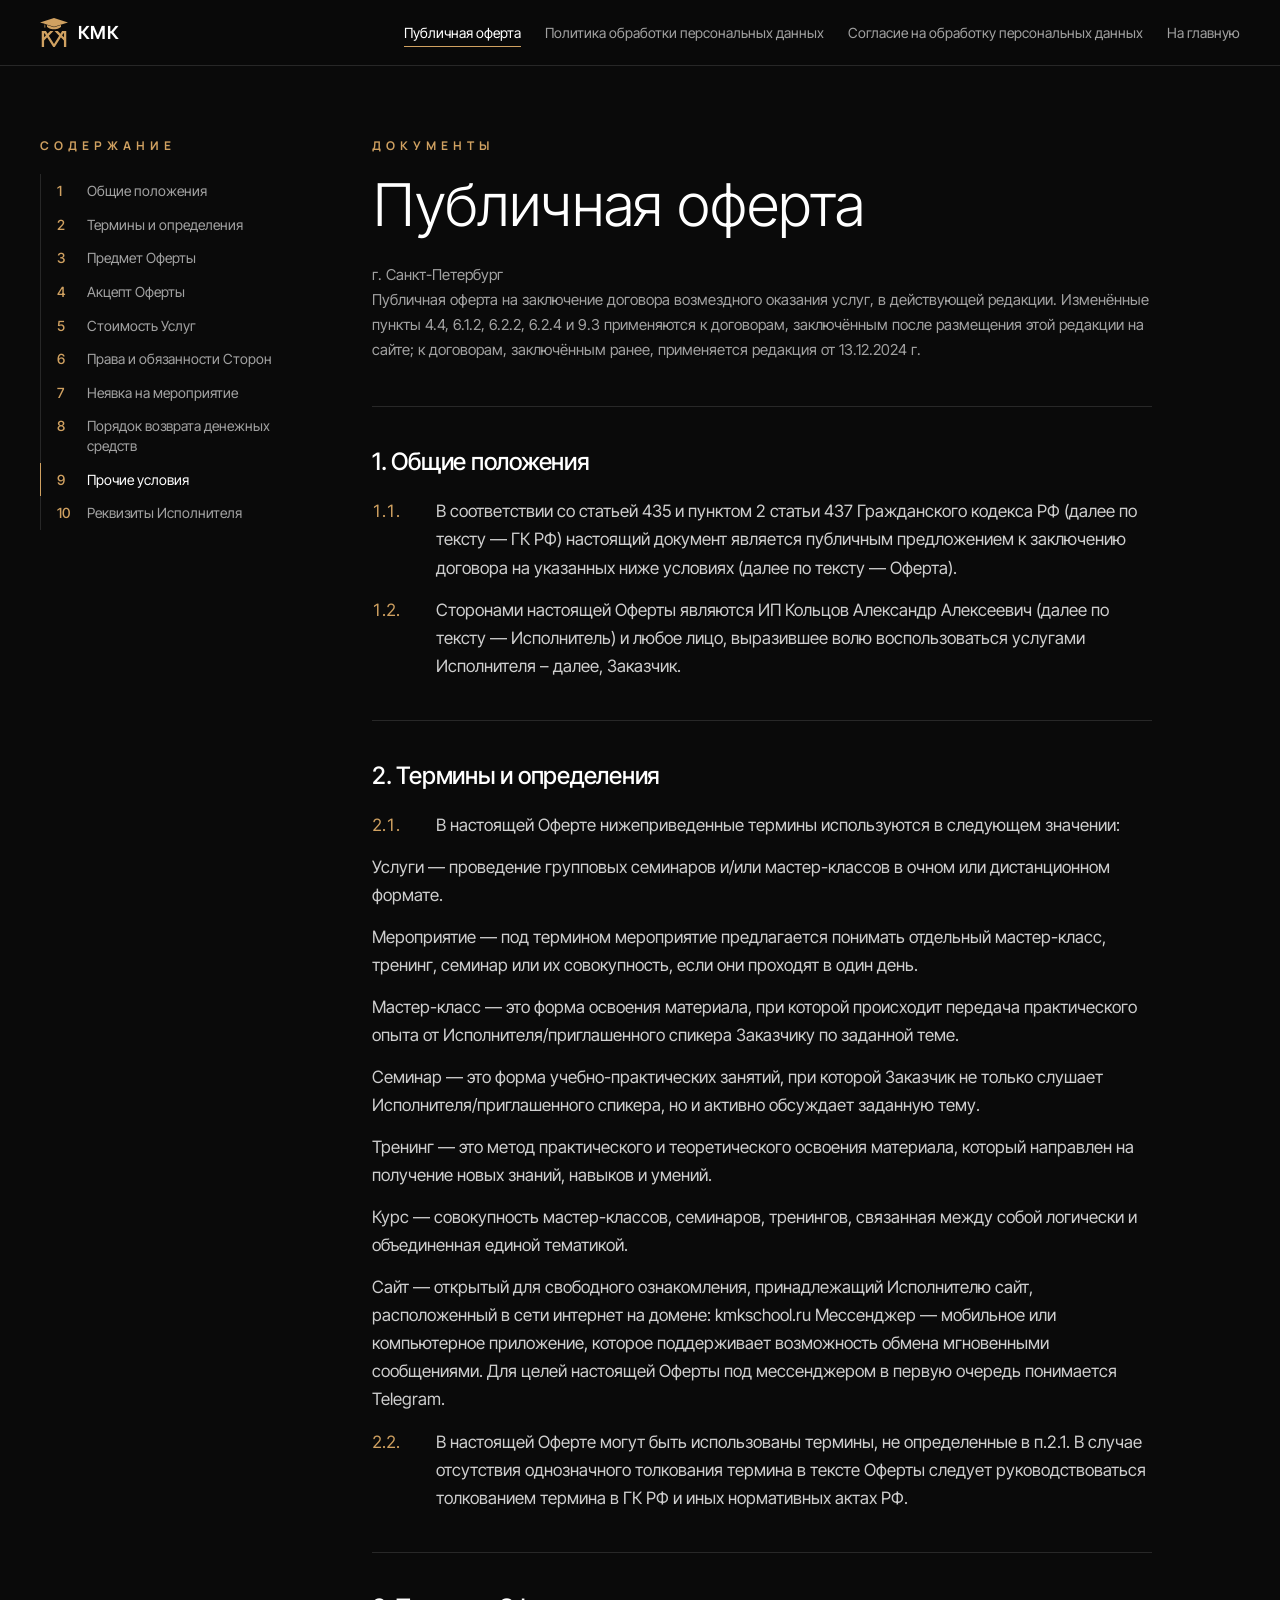
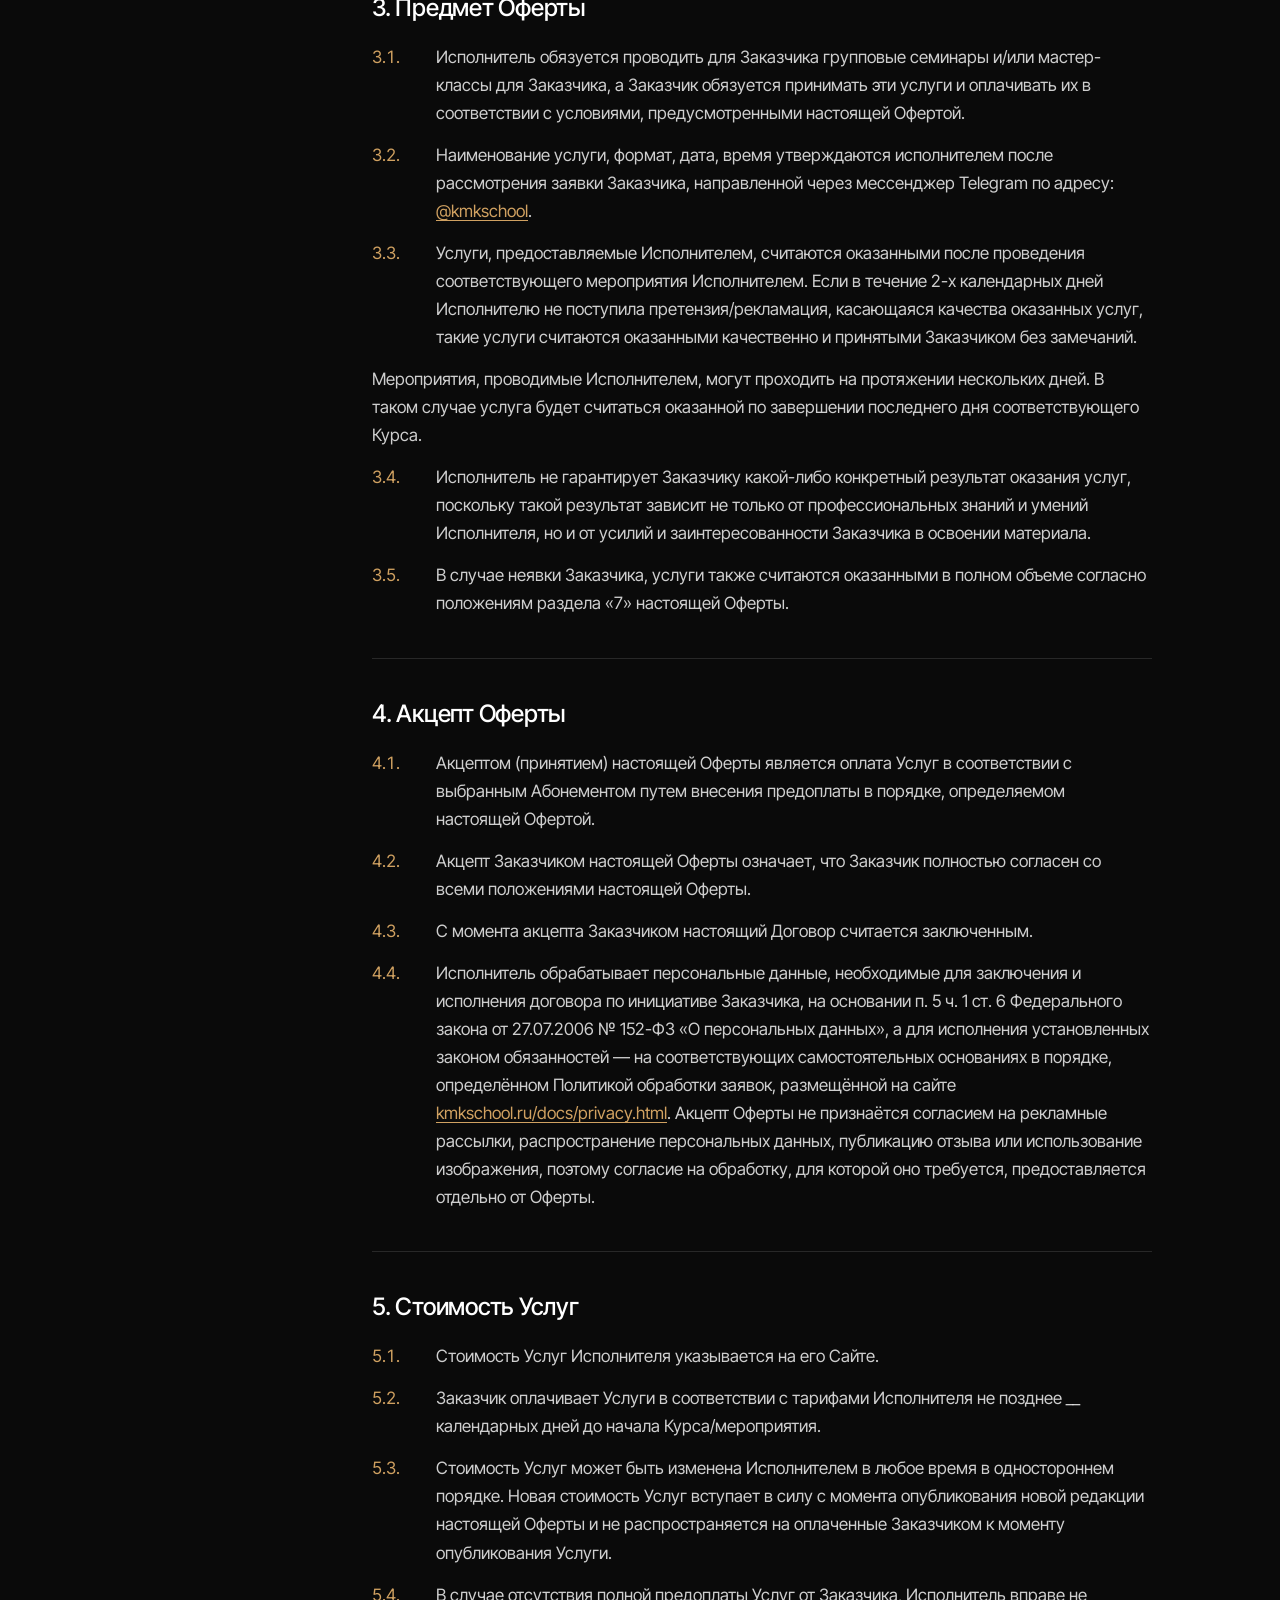
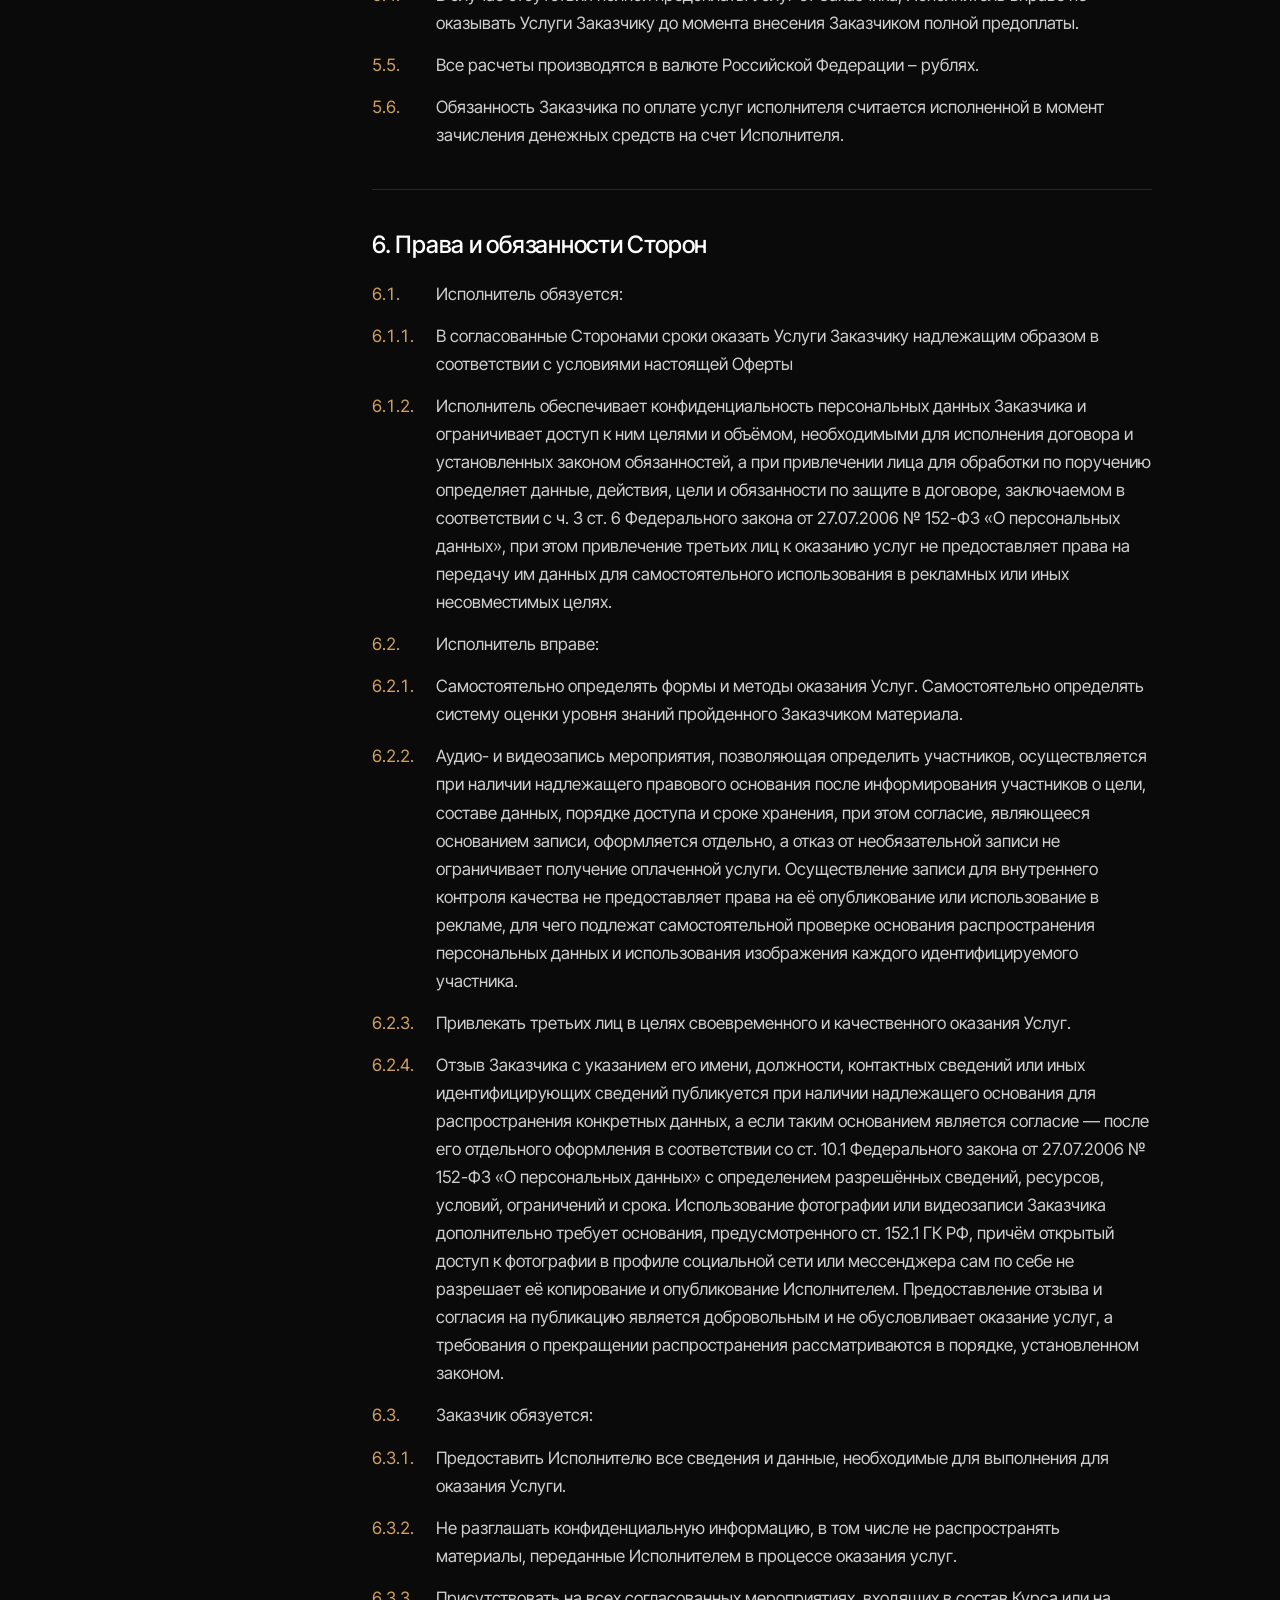
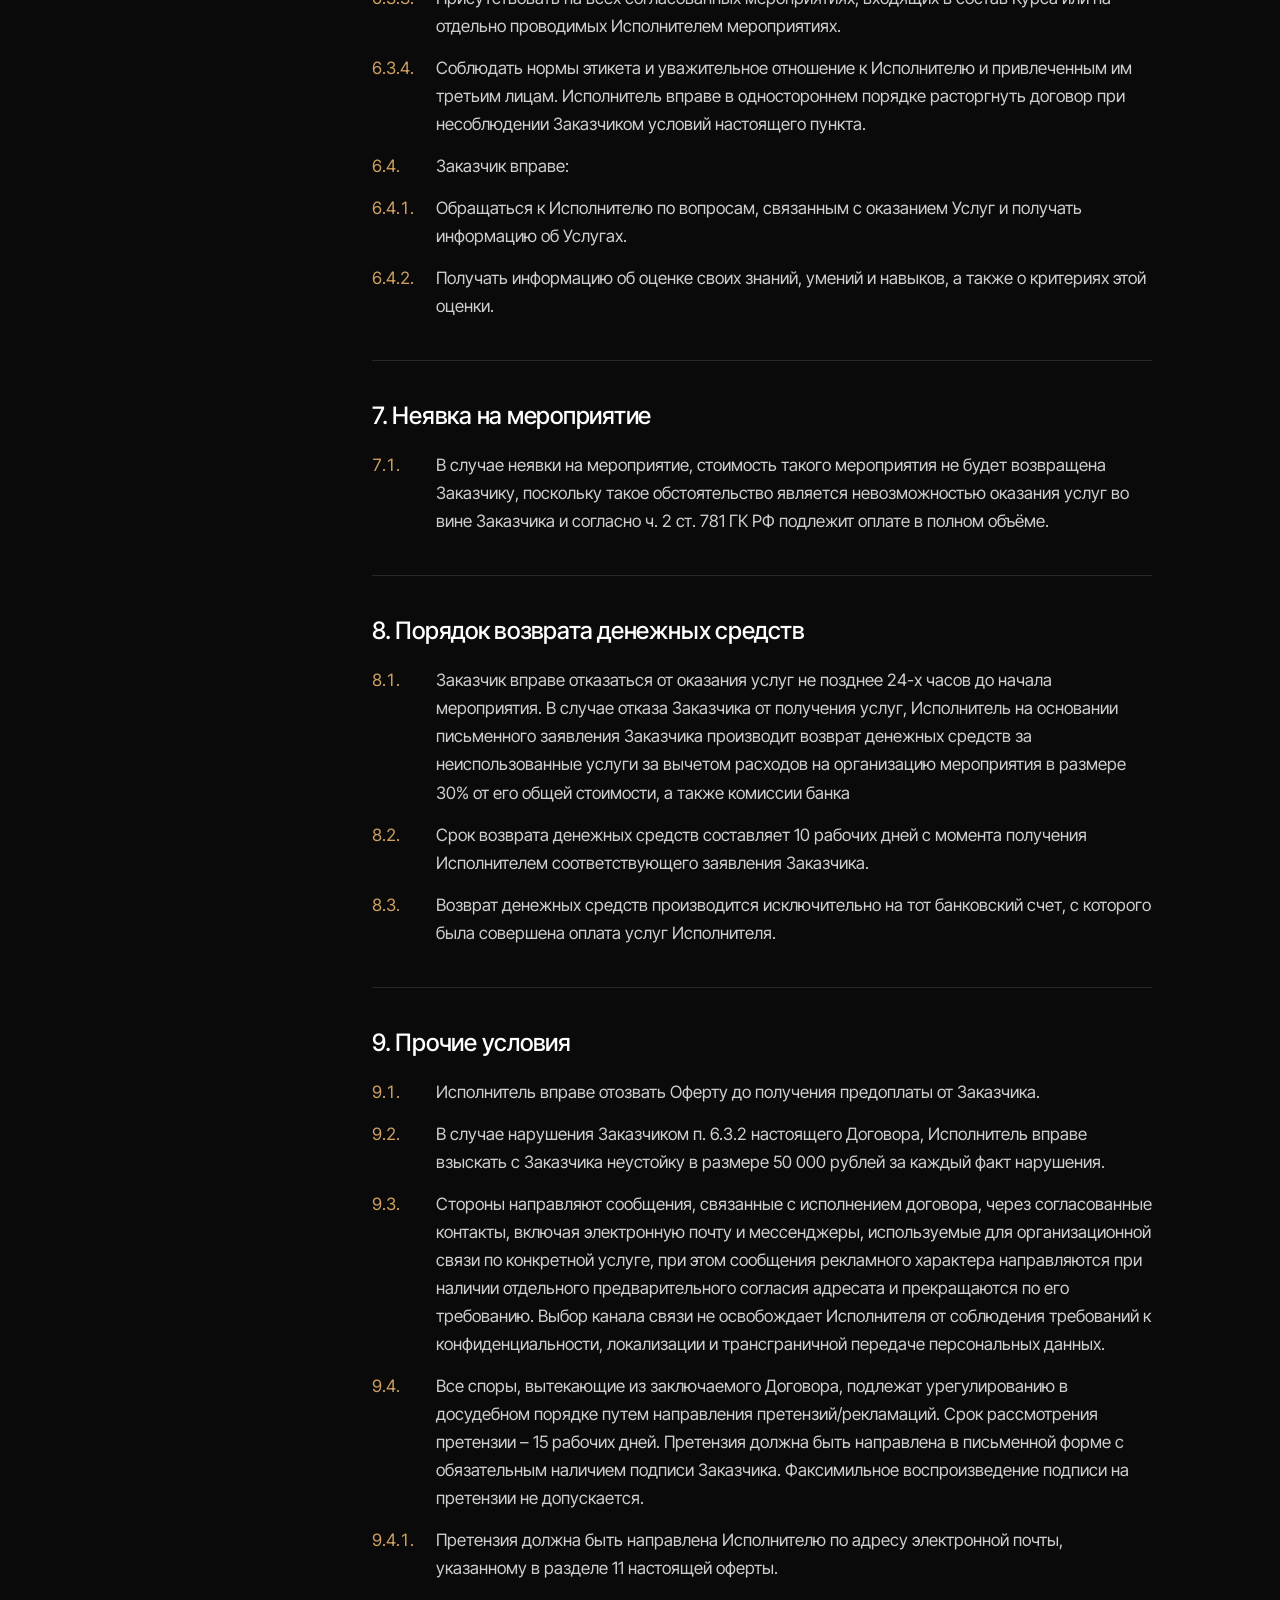
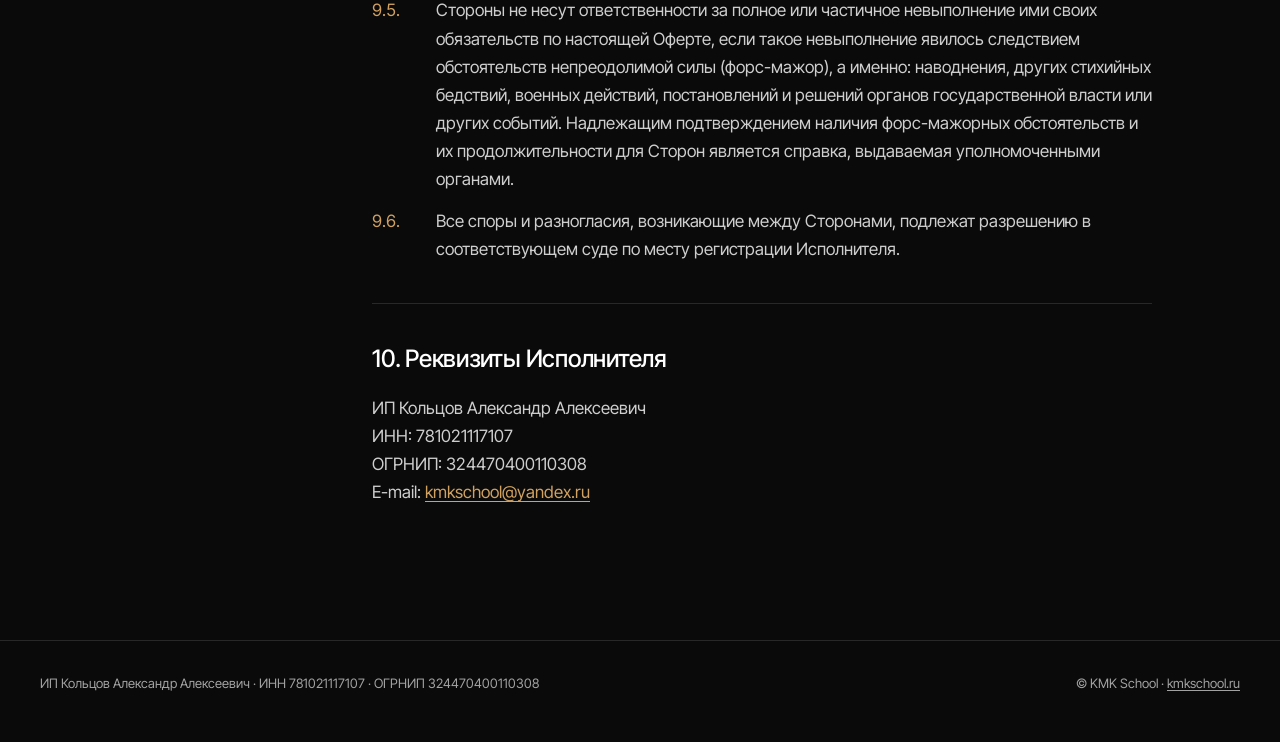
<file: docs/oferta.html>
<!doctype html>
<html lang="ru">
<head>
<meta name="robots" content="noindex, nofollow">
<meta charset="utf-8">
<meta name="viewport" content="width=device-width, initial-scale=1">
<title>Публичная оферта — КМК</title>
<link rel="icon" href="../img/logo-badge.webp" type="image/webp">
<link rel="stylesheet" href="../fonts/fonts.css">
<style>
:root{--gold:#d0a161;--mute:rgba(255,255,255,.62);--line:rgba(255,255,255,.12)}
*{box-sizing:border-box}
html{scroll-behavior:smooth;scroll-padding-top:96px}
html,body{margin:0;color:#fff;font:400 17px/1.65 "Inter Tight",system-ui,sans-serif;-webkit-font-smoothing:antialiased}
body{background:radial-gradient(1200px 600px at 85% -10%,rgba(208,161,97,.14),transparent 70%) no-repeat,#0a0a0a}
a{color:var(--gold);text-decoration:underline;text-decoration-thickness:1px;text-underline-offset:.18em;overflow-wrap:anywhere;transition:color .3s}
a:hover{color:#fff}
.bar{position:sticky;top:0;z-index:5;background:rgba(10,10,10,.85);backdrop-filter:blur(12px);-webkit-backdrop-filter:blur(12px);border-bottom:1px solid var(--line)}
.bar-in{display:flex;align-items:center;gap:24px;max-width:1248px;margin:0 auto;padding:18px 24px}
.brand{display:flex;align-items:center;gap:10px;color:#fff;text-decoration:none;font:600 18px/1 "Inter Tight",sans-serif;letter-spacing:.02em}
.brand img{width:28px;height:29px}
.bar nav{display:flex;gap:24px;margin-left:auto;font-size:14px}
.bar nav a{color:var(--mute);text-decoration:none}
.bar nav a:hover,.bar nav a[aria-current]{color:#fff}
.bar nav a[aria-current]{text-decoration:underline;text-decoration-color:var(--gold);text-underline-offset:.55em}
.wrap{display:grid;grid-template-columns:260px minmax(0,1fr);gap:72px;max-width:1248px;margin:0 auto;padding:72px 24px 120px}
.ey{margin:0 0 20px;color:var(--gold);font:700 12px/1.35 Manrope,sans-serif;letter-spacing:.42em;text-transform:uppercase}
h1{margin:0 0 28px;font:300 clamp(34px,4.6vw,60px)/1.04 Inter,sans-serif;letter-spacing:-.04em;text-wrap:balance}
.toc{position:sticky;top:104px;align-self:start;max-height:calc(100vh - 128px);overflow:auto;font-size:14px;line-height:1.4;scrollbar-width:thin}
.toc ol{list-style:none;margin:0;padding:0;border-left:1px solid var(--line)}
.toc li{margin:0;padding:0;color:inherit}
.toc li::before{content:none}
.toc a{display:flex;gap:10px;padding:7px 0 7px 16px;margin-left:-1px;border-left:1px solid transparent;color:var(--mute);text-decoration:none}
.toc a:hover{color:#fff}
.toc a.on{color:#fff;border-left-color:var(--gold)}
.toc b{min-width:20px;color:var(--gold);font-weight:500}
article{max-width:780px}
.lead{margin:0 0 10px;color:var(--mute);font-size:15px}
section{padding-top:40px;margin-top:40px;border-top:1px solid var(--line)}
section:first-of-type{margin-top:44px}
h2{margin:0 0 20px;font:500 24px/1.25 "Inter Tight",sans-serif;letter-spacing:-.01em}
p{margin:0 0 14px;color:rgba(255,255,255,.8)}
.it{position:relative;padding-left:64px}
.n{position:absolute;left:0;top:0;color:var(--gold);font-variant-numeric:tabular-nums}
ul{margin:-4px 0 18px 64px;padding:0;list-style:none}
li{position:relative;margin:0 0 8px;padding-left:22px;color:rgba(255,255,255,.8)}
li::before{content:"";position:absolute;left:0;top:.82em;width:10px;height:1px;background:var(--gold)}
.ft{border-top:1px solid var(--line)}
.ft-in{display:flex;flex-wrap:wrap;justify-content:space-between;gap:8px 32px;max-width:1248px;margin:0 auto;padding:32px 24px 48px;color:var(--mute);font-size:13px;line-height:1.6}
.ft a{color:var(--mute)}
.ft a:hover{color:#fff}
@media (max-width:900px){
  html,body{font-size:16px}
  .bar-in{padding:14px 16px;gap:16px}
  .brand span{display:none}
  .bar nav{gap:16px;font-size:13px;line-height:1.25;text-align:right}
  .bar nav .home{display:none}
  .wrap{display:block;padding:40px 16px 80px}
  .toc{display:none}
  h2{font-size:20px}
  section{padding-top:32px;margin-top:32px}
  .it{padding-left:0}
  .n{position:static;margin-right:6px}
  ul{margin-left:0}
  .ft-in{padding:24px 16px 40px}
}
@media print{
  body{background:#fff;color:#000}.bar,.toc,.ft{display:none}.wrap{display:block;padding:0}
  p,li,.lead,a,.n,.ey{color:#000}section{border-color:#ccc}
}
</style>
</head>
<body>
<header class="bar"><div class="bar-in">
<a class="brand" href="../index.html"><img src="../img/logo.svg" alt="КМК"><span>КМК</span></a>
<nav><a href="oferta.html" aria-current="page">Публичная оферта</a><a href="privacy.html">Политика обработки персональных данных</a><a href="soglasie.html">Согласие на обработку персональных данных</a><a class="home" href="../index.html">На главную</a></nav>
</div></header>
<div class="wrap">
<aside class="toc"><p class="ey">Содержание</p>
<ol><li><a href="#s1"><b>1</b><span>Общие положения</span></a></li><li><a href="#s2"><b>2</b><span>Термины и определения</span></a></li><li><a href="#s3"><b>3</b><span>Предмет Оферты</span></a></li><li><a href="#s4"><b>4</b><span>Акцепт Оферты</span></a></li><li><a href="#s5"><b>5</b><span>Стоимость Услуг</span></a></li><li><a href="#s6"><b>6</b><span>Права и обязанности Сторон</span></a></li><li><a href="#s7"><b>7</b><span>Неявка на мероприятие</span></a></li><li><a href="#s8"><b>8</b><span>Порядок возврата денежных средств</span></a></li><li><a href="#s9"><b>9</b><span>Прочие условия</span></a></li><li><a href="#s10"><b>10</b><span>Реквизиты Исполнителя</span></a></li></ol></aside>
<article>
<p class="ey">Документы</p>
<h1>Публичная оферта</h1>
<p class="lead">г. Санкт-Петербург<br>Публичная оферта на заключение договора возмездного оказания услуг, в действующей редакции. Изменённые пункты 4.4, 6.1.2, 6.2.2, 6.2.4 и 9.3 применяются к договорам, заключённым после размещения этой редакции на сайте; к договорам, заключённым ранее, применяется редакция от 13.12.2024 г.</p>
<section id="s1">
<h2>1. Общие положения</h2>
<p class="it"><span class="n">1.1.</span>В соответствии со статьей 435 и пунктом 2 статьи 437 Гражданского кодекса РФ (далее по тексту — ГК РФ) настоящий документ является публичным предложением к заключению договора на указанных ниже условиях (далее по тексту — Оферта).</p>
<p class="it"><span class="n">1.2.</span>Сторонами настоящей Оферты являются ИП Кольцов Александр Алексеевич (далее по тексту — Исполнитель) и любое лицо, выразившее волю воспользоваться услугами Исполнителя – далее, Заказчик.</p>
</section>
<section id="s2">
<h2>2. Термины и определения</h2>
<p class="it"><span class="n">2.1.</span>В настоящей Оферте нижеприведенные термины используются в следующем значении:</p>
<p>Услуги — проведение групповых семинаров и/или мастер-классов в очном или дистанционном формате.</p>
<p>Мероприятие — под термином мероприятие предлагается понимать отдельный мастер-класс, тренинг, семинар или их совокупность, если они проходят в один день.</p>
<p>Мастер-класс — это форма освоения материала, при которой происходит передача практического опыта от Исполнителя/приглашенного спикера Заказчику по заданной теме.</p>
<p>Семинар — это форма учебно-практических занятий, при которой Заказчик не только слушает Исполнителя/приглашенного спикера, но и активно обсуждает заданную тему.</p>
<p>Тренинг — это метод практического и теоретического освоения материала, который направлен на получение новых знаний, навыков и умений.</p>
<p>Курс — совокупность мастер-классов, семинаров, тренингов, связанная между собой логически и объединенная единой тематикой.</p>
<p>Сайт — открытый для свободного ознакомления, принадлежащий Исполнителю сайт, расположенный в сети интернет на домене: kmkschool.ru Мессенджер — мобильное или компьютерное приложение, которое поддерживает возможность обмена мгновенными сообщениями. Для целей настоящей Оферты под мессенджером в первую очередь понимается Telegram.</p>
<p class="it"><span class="n">2.2.</span>В настоящей Оферте могут быть использованы термины, не определенные в п.2.1. В случае отсутствия однозначного толкования термина в тексте Оферты следует руководствоваться толкованием термина в ГК РФ и иных нормативных актах РФ.</p>
</section>
<section id="s3">
<h2>3. Предмет Оферты</h2>
<p class="it"><span class="n">3.1.</span>Исполнитель обязуется проводить для Заказчика групповые семинары и/или мастер-классы для Заказчика, а Заказчик обязуется принимать эти услуги и оплачивать их в соответствии с условиями, предусмотренными настоящей Офертой.</p>
<p class="it"><span class="n">3.2.</span>Наименование услуги, формат, дата, время утверждаются исполнителем после рассмотрения заявки Заказчика, направленной через мессенджер Telegram по адресу: <a href="https://t.me/kmkschool">@kmkschool</a>.</p>
<p class="it"><span class="n">3.3.</span>Услуги, предоставляемые Исполнителем, считаются оказанными после проведения соответствующего мероприятия Исполнителем. Если в течение 2-х календарных дней Исполнителю не поступила претензия/рекламация, касающаяся качества оказанных услуг, такие услуги считаются оказанными качественно и принятыми Заказчиком без замечаний.</p>
<p>Мероприятия, проводимые Исполнителем, могут проходить на протяжении нескольких дней. В таком случае услуга будет считаться оказанной по завершении последнего дня соответствующего Курса.</p>
<p class="it"><span class="n">3.4.</span>Исполнитель не гарантирует Заказчику какой-либо конкретный результат оказания услуг, поскольку такой результат зависит не только от профессиональных знаний и умений Исполнителя, но и от усилий и заинтересованности Заказчика в освоении материала.</p>
<p class="it"><span class="n">3.5.</span>В случае неявки Заказчика, услуги также считаются оказанными в полном объеме согласно положениям раздела «7» настоящей Оферты.</p>
</section>
<section id="s4">
<h2>4. Акцепт Оферты</h2>
<p class="it"><span class="n">4.1.</span>Акцептом (принятием) настоящей Оферты является оплата Услуг в соответствии с выбранным Абонементом путем внесения предоплаты в порядке, определяемом настоящей Офертой.</p>
<p class="it"><span class="n">4.2.</span>Акцепт Заказчиком настоящей Оферты означает, что Заказчик полностью согласен со всеми положениями настоящей Оферты.</p>
<p class="it"><span class="n">4.3.</span>С момента акцепта Заказчиком настоящий Договор считается заключенным.</p>
<p class="it"><span class="n">4.4.</span>Исполнитель обрабатывает персональные данные, необходимые для заключения и исполнения договора по инициативе Заказчика, на основании п. 5 ч. 1 ст. 6 Федерального закона от 27.07.2006 № 152-ФЗ «О персональных данных», а для исполнения установленных законом обязанностей — на соответствующих самостоятельных основаниях в порядке, определённом Политикой обработки заявок, размещённой на сайте <a href="https://kmkschool.ru/docs/privacy.html">kmkschool.ru/docs/privacy.html</a>. Акцепт Оферты не признаётся согласием на рекламные рассылки, распространение персональных данных, публикацию отзыва или использование изображения, поэтому согласие на обработку, для которой оно требуется, предоставляется отдельно от Оферты.</p>
</section>
<section id="s5">
<h2>5. Стоимость Услуг</h2>
<p class="it"><span class="n">5.1.</span>Стоимость Услуг Исполнителя указывается на его Сайте.</p>
<p class="it"><span class="n">5.2.</span>Заказчик оплачивает Услуги в соответствии с тарифами Исполнителя не позднее __ календарных дней до начала Курса/мероприятия.</p>
<p class="it"><span class="n">5.3.</span>Стоимость Услуг может быть изменена Исполнителем в любое время в одностороннем порядке. Новая стоимость Услуг вступает в силу с момента опубликования новой редакции настоящей Оферты и не распространяется на оплаченные Заказчиком к моменту опубликования Услуги.</p>
<p class="it"><span class="n">5.4.</span>В случае отсутствия полной предоплаты Услуг от Заказчика, Исполнитель вправе не оказывать Услуги Заказчику до момента внесения Заказчиком полной предоплаты.</p>
<p class="it"><span class="n">5.5.</span>Все расчеты производятся в валюте Российской Федерации – рублях.</p>
<p class="it"><span class="n">5.6.</span>Обязанность Заказчика по оплате услуг исполнителя считается исполненной в момент зачисления денежных средств на счет Исполнителя.</p>
</section>
<section id="s6">
<h2>6. Права и обязанности Сторон</h2>
<p class="it"><span class="n">6.1.</span>Исполнитель обязуется:</p>
<p class="it"><span class="n">6.1.1.</span>В согласованные Сторонами сроки оказать Услуги Заказчику надлежащим образом в соответствии с условиями настоящей Оферты</p>
<p class="it"><span class="n">6.1.2.</span>Исполнитель обеспечивает конфиденциальность персональных данных Заказчика и ограничивает доступ к ним целями и объёмом, необходимыми для исполнения договора и установленных законом обязанностей, а при привлечении лица для обработки по поручению определяет данные, действия, цели и обязанности по защите в договоре, заключаемом в соответствии с ч. 3 ст. 6 Федерального закона от 27.07.2006 № 152-ФЗ «О персональных данных», при этом привлечение третьих лиц к оказанию услуг не предоставляет права на передачу им данных для самостоятельного использования в рекламных или иных несовместимых целях.</p>
<p class="it"><span class="n">6.2.</span>Исполнитель вправе:</p>
<p class="it"><span class="n">6.2.1.</span>Самостоятельно определять формы и методы оказания Услуг. Самостоятельно определять систему оценки уровня знаний пройденного Заказчиком материала.</p>
<p class="it"><span class="n">6.2.2.</span>Аудио- и видеозапись мероприятия, позволяющая определить участников, осуществляется при наличии надлежащего правового основания после информирования участников о цели, составе данных, порядке доступа и сроке хранения, при этом согласие, являющееся основанием записи, оформляется отдельно, а отказ от необязательной записи не ограничивает получение оплаченной услуги. Осуществление записи для внутреннего контроля качества не предоставляет права на её опубликование или использование в рекламе, для чего подлежат самостоятельной проверке основания распространения персональных данных и использования изображения каждого идентифицируемого участника.</p>
<p class="it"><span class="n">6.2.3.</span>Привлекать третьих лиц в целях своевременного и качественного оказания Услуг.</p>
<p class="it"><span class="n">6.2.4.</span>Отзыв Заказчика с указанием его имени, должности, контактных сведений или иных идентифицирующих сведений публикуется при наличии надлежащего основания для распространения конкретных данных, а если таким основанием является согласие — после его отдельного оформления в соответствии со ст. 10.1 Федерального закона от 27.07.2006 № 152-ФЗ «О персональных данных» с определением разрешённых сведений, ресурсов, условий, ограничений и срока. Использование фотографии или видеозаписи Заказчика дополнительно требует основания, предусмотренного ст. 152.1 ГК РФ, причём открытый доступ к фотографии в профиле социальной сети или мессенджера сам по себе не разрешает её копирование и опубликование Исполнителем. Предоставление отзыва и согласия на публикацию является добровольным и не обусловливает оказание услуг, а требования о прекращении распространения рассматриваются в порядке, установленном законом.</p>
<p class="it"><span class="n">6.3.</span>Заказчик обязуется:</p>
<p class="it"><span class="n">6.3.1.</span>Предоставить Исполнителю все сведения и данные, необходимые для выполнения для оказания Услуги.</p>
<p class="it"><span class="n">6.3.2.</span>Не разглашать конфиденциальную информацию, в том числе не распространять материалы, переданные Исполнителем в процессе оказания услуг.</p>
<p class="it"><span class="n">6.3.3.</span>Присутствовать на всех согласованных мероприятиях, входящих в состав Курса или на отдельно проводимых Исполнителем мероприятиях.</p>
<p class="it"><span class="n">6.3.4.</span>Соблюдать нормы этикета и уважительное отношение к Исполнителю и привлеченным им третьим лицам. Исполнитель вправе в одностороннем порядке расторгнуть договор при несоблюдении Заказчиком условий настоящего пункта.</p>
<p class="it"><span class="n">6.4.</span>Заказчик вправе:</p>
<p class="it"><span class="n">6.4.1.</span>Обращаться к Исполнителю по вопросам, связанным с оказанием Услуг и получать информацию об Услугах.</p>
<p class="it"><span class="n">6.4.2.</span>Получать информацию об оценке своих знаний, умений и навыков, а также о критериях этой оценки.</p>
</section>
<section id="s7">
<h2>7. Неявка на мероприятие</h2>
<p class="it"><span class="n">7.1.</span>В случае неявки на мероприятие, стоимость такого мероприятия не будет возвращена Заказчику, поскольку такое обстоятельство является невозможностью оказания услуг во вине Заказчика и согласно ч. 2 ст. 781 ГК РФ подлежит оплате в полном объёме.</p>
</section>
<section id="s8">
<h2>8. Порядок возврата денежных средств</h2>
<p class="it"><span class="n">8.1.</span>Заказчик вправе отказаться от оказания услуг не позднее 24-х часов до начала мероприятия. В случае отказа Заказчика от получения услуг, Исполнитель на основании письменного заявления Заказчика производит возврат денежных средств за неиспользованные услуги за вычетом расходов на организацию мероприятия в размере 30% от его общей стоимости, а также комиссии банка</p>
<p class="it"><span class="n">8.2.</span>Срок возврата денежных средств составляет 10 рабочих дней с момента получения Исполнителем соответствующего заявления Заказчика.</p>
<p class="it"><span class="n">8.3.</span>Возврат денежных средств производится исключительно на тот банковский счет, с которого была совершена оплата услуг Исполнителя.</p>
</section>
<section id="s9">
<h2>9. Прочие условия</h2>
<p class="it"><span class="n">9.1.</span>Исполнитель вправе отозвать Оферту до получения предоплаты от Заказчика.</p>
<p class="it"><span class="n">9.2.</span>В случае нарушения Заказчиком п. 6.3.2 настоящего Договора, Исполнитель вправе взыскать с Заказчика неустойку в размере 50 000 рублей за каждый факт нарушения.</p>
<p class="it"><span class="n">9.3.</span>Стороны направляют сообщения, связанные с исполнением договора, через согласованные контакты, включая электронную почту и мессенджеры, используемые для организационной связи по конкретной услуге, при этом сообщения рекламного характера направляются при наличии отдельного предварительного согласия адресата и прекращаются по его требованию. Выбор канала связи не освобождает Исполнителя от соблюдения требований к конфиденциальности, локализации и трансграничной передаче персональных данных.</p>
<p class="it"><span class="n">9.4.</span>Все споры, вытекающие из заключаемого Договора, подлежат урегулированию в досудебном порядке путем направления претензий/рекламаций. Срок рассмотрения претензии – 15 рабочих дней. Претензия должна быть направлена в письменной форме с обязательным наличием подписи Заказчика. Факсимильное воспроизведение подписи на претензии не допускается.</p>
<p class="it"><span class="n">9.4.1.</span>Претензия должна быть направлена Исполнителю по адресу электронной почты, указанному в разделе 11 настоящей оферты.</p>
<p class="it"><span class="n">9.5.</span>Стороны не несут ответственности за полное или частичное невыполнение ими своих обязательств по настоящей Оферте, если такое невыполнение явилось следствием обстоятельств непреодолимой силы (форс-мажор), а именно: наводнения, других стихийных бедствий, военных действий, постановлений и решений органов государственной власти или других событий. Надлежащим подтверждением наличия форс-мажорных обстоятельств и их продолжительности для Сторон является справка, выдаваемая уполномоченными органами.</p>
<p class="it"><span class="n">9.6.</span>Все споры и разногласия, возникающие между Сторонами, подлежат разрешению в соответствующем суде по месту регистрации Исполнителя.</p>
</section>
<section id="s10">
<h2>10. Реквизиты Исполнителя</h2>
<p>ИП Кольцов Александр Алексеевич<br>ИНН: 781021117107<br>ОГРНИП: 324470400110308<br>E-mail: <a href="mailto:kmkschool@yandex.ru">kmkschool@yandex.ru</a></p>
</section>
</article>
</div>
<footer class="ft"><div class="ft-in"><span>ИП Кольцов Александр Алексеевич · ИНН 781021117107 · ОГРНИП 324470400110308</span><span>© KMK School · <a href="../index.html">kmkschool.ru</a></span></div></footer>
<script>
(function(){
  var links=document.querySelectorAll('.toc a');if(!links.length||!('IntersectionObserver' in window))return;
  var by={};[].forEach.call(links,function(a){by[a.getAttribute('href').slice(1)]=a});
  var io=new IntersectionObserver(function(es){es.forEach(function(e){if(!e.isIntersecting)return;
    [].forEach.call(links,function(a){a.classList.remove('on')});by[e.target.id].classList.add('on')})},{rootMargin:'-15% 0px -75% 0px'});
  [].forEach.call(document.querySelectorAll('article section'),function(s){io.observe(s)});
})();
</script>
</body>
</html>
</file>
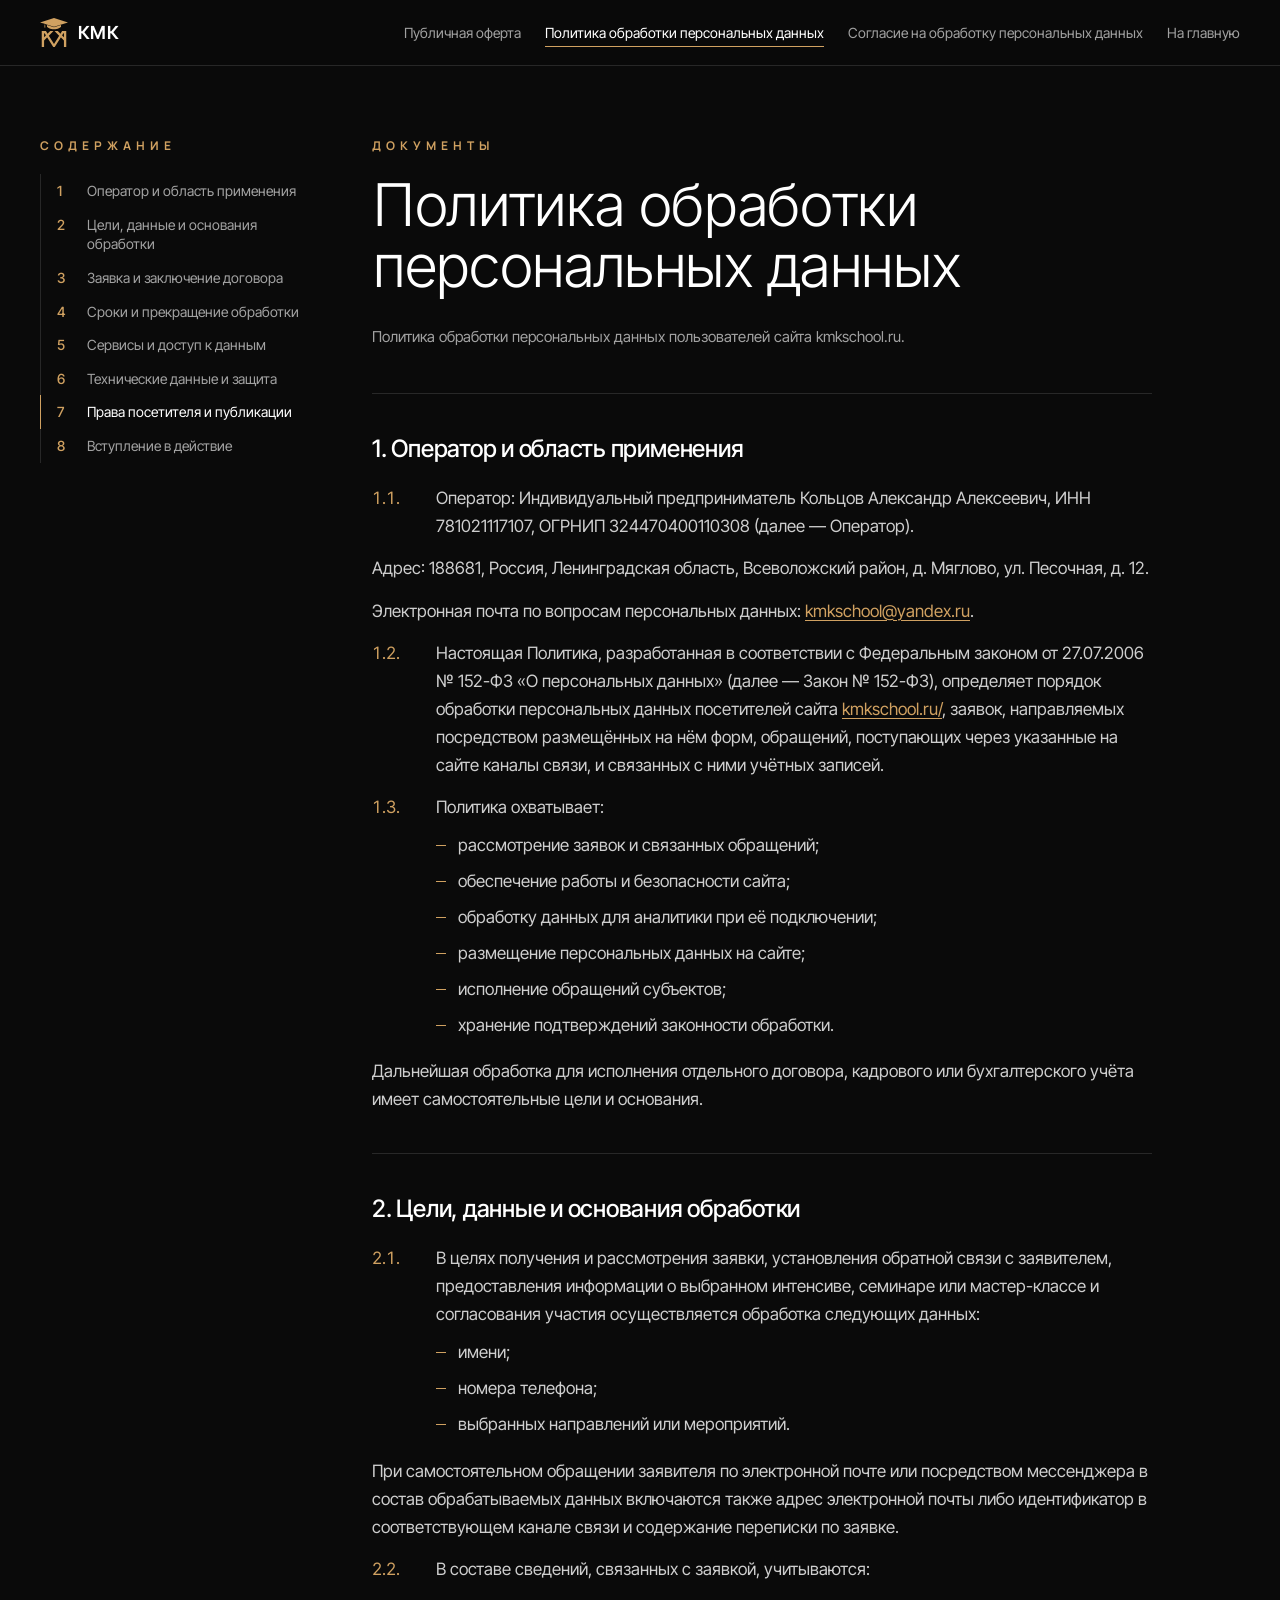
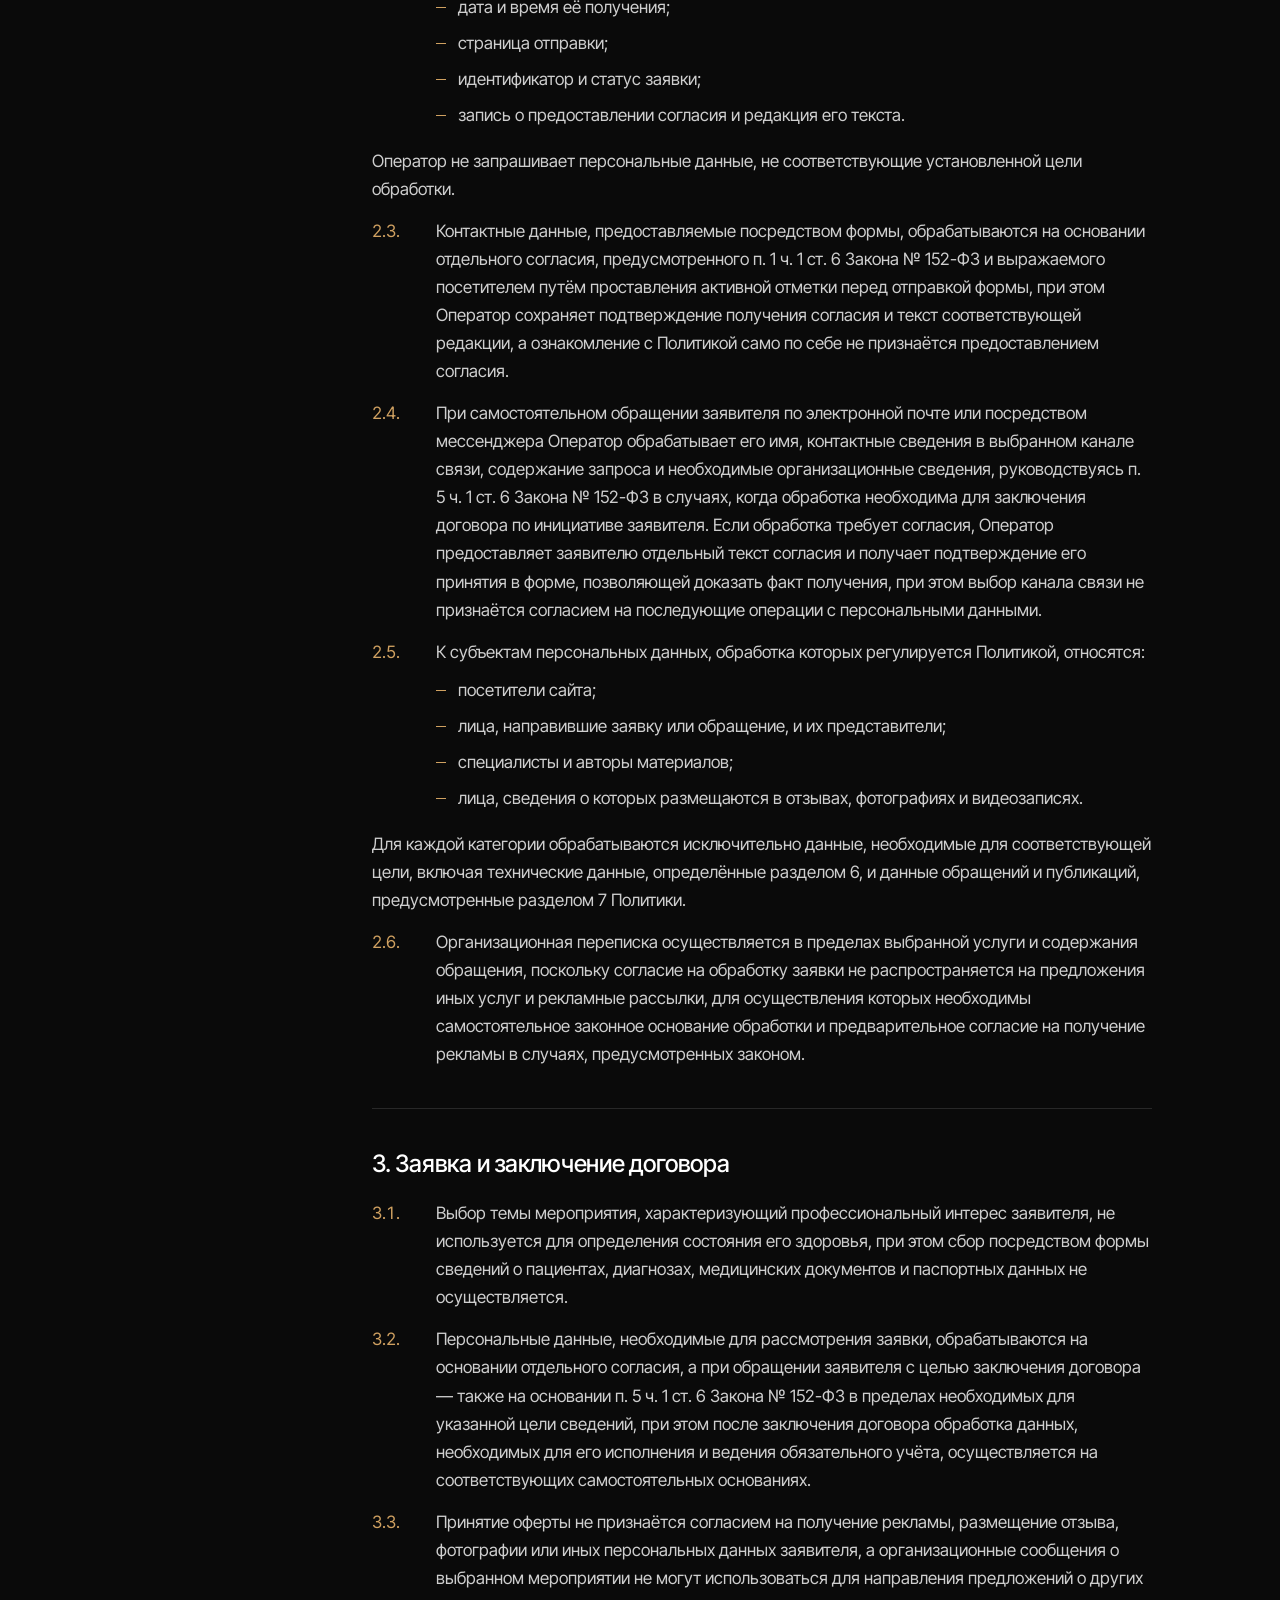
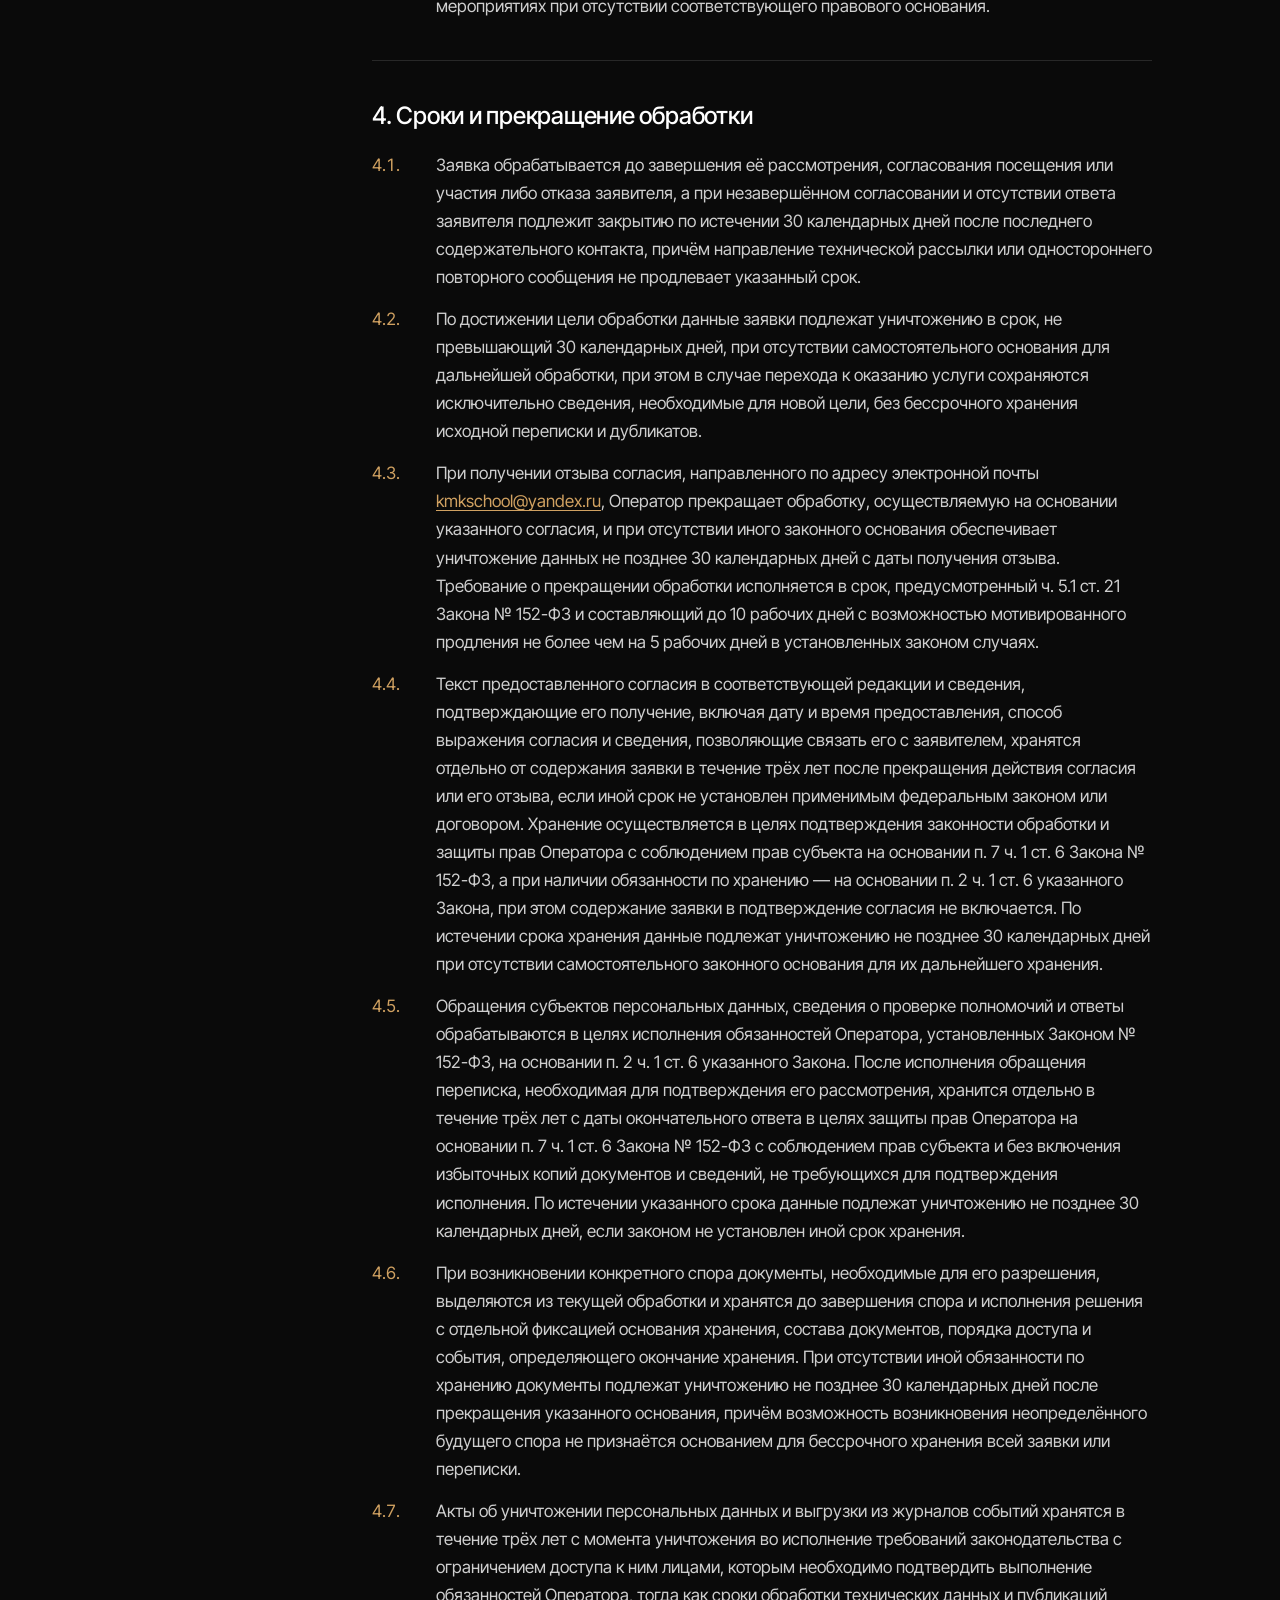
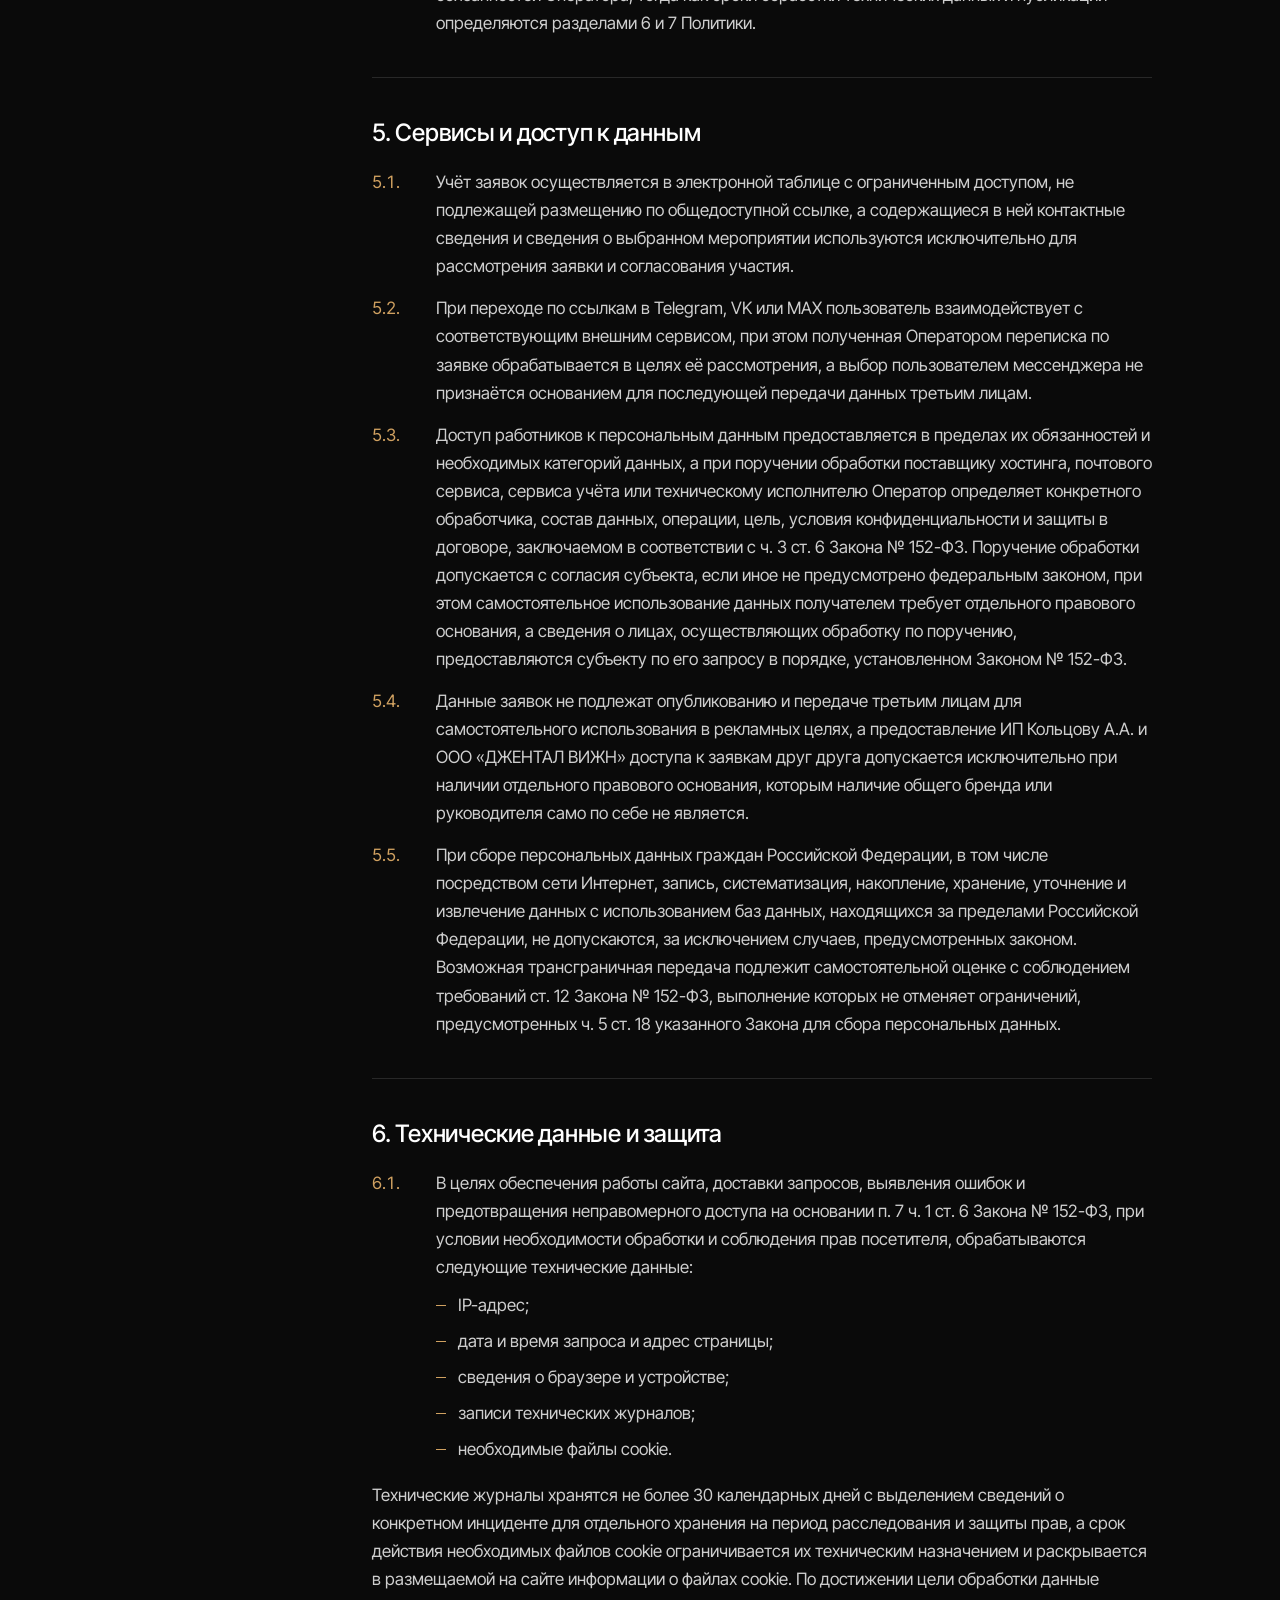
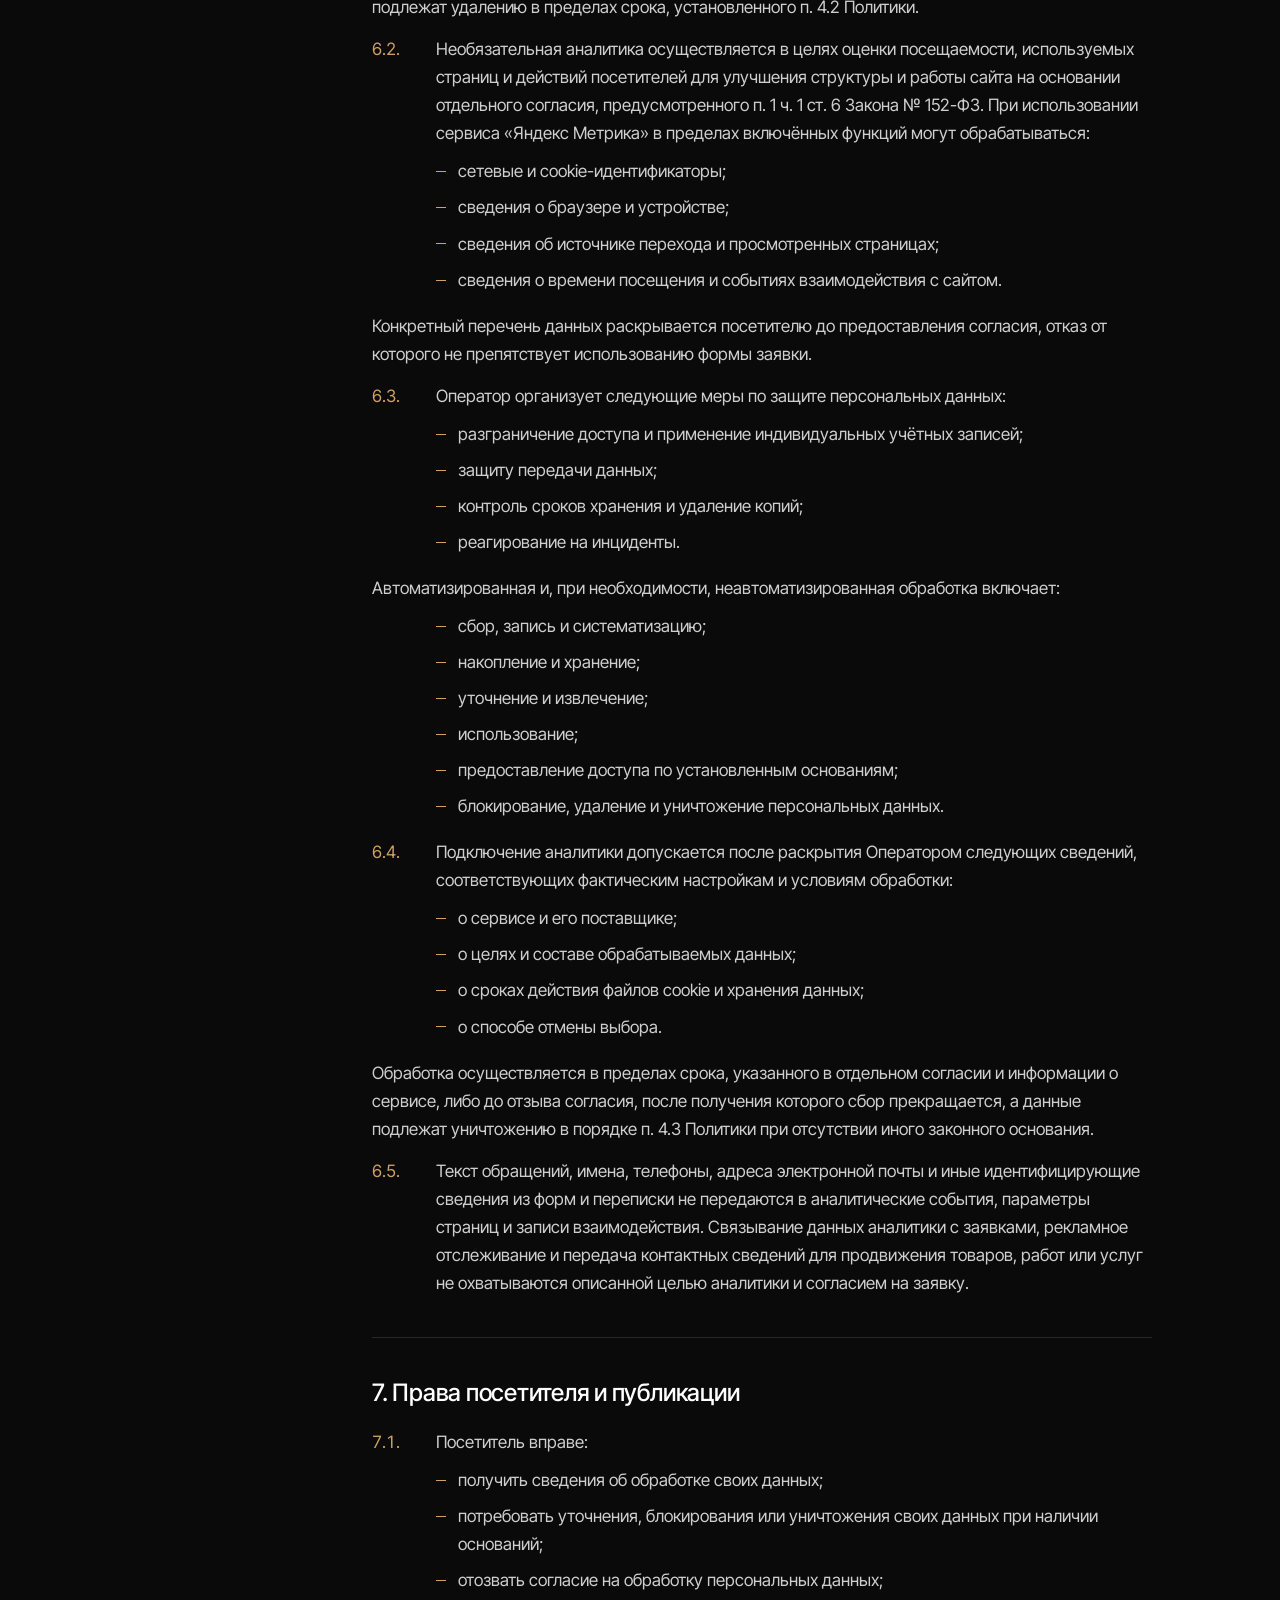
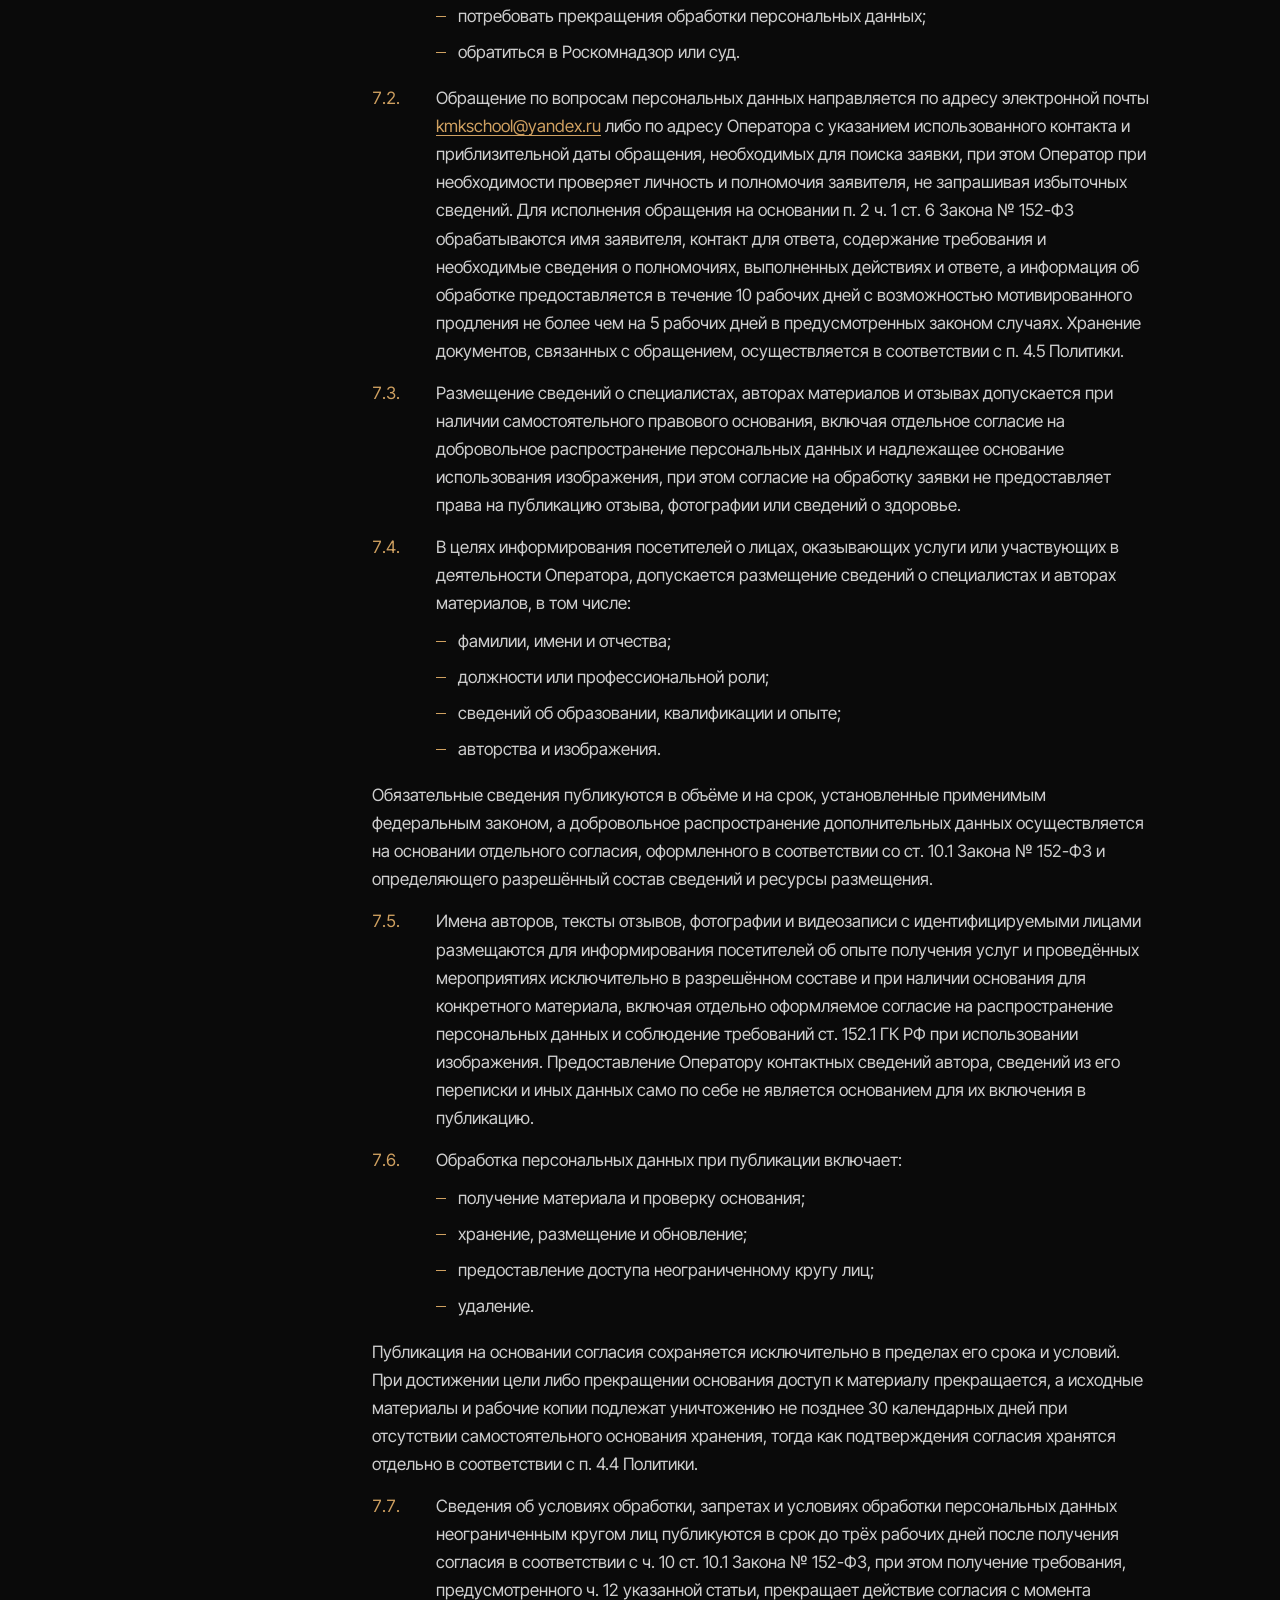
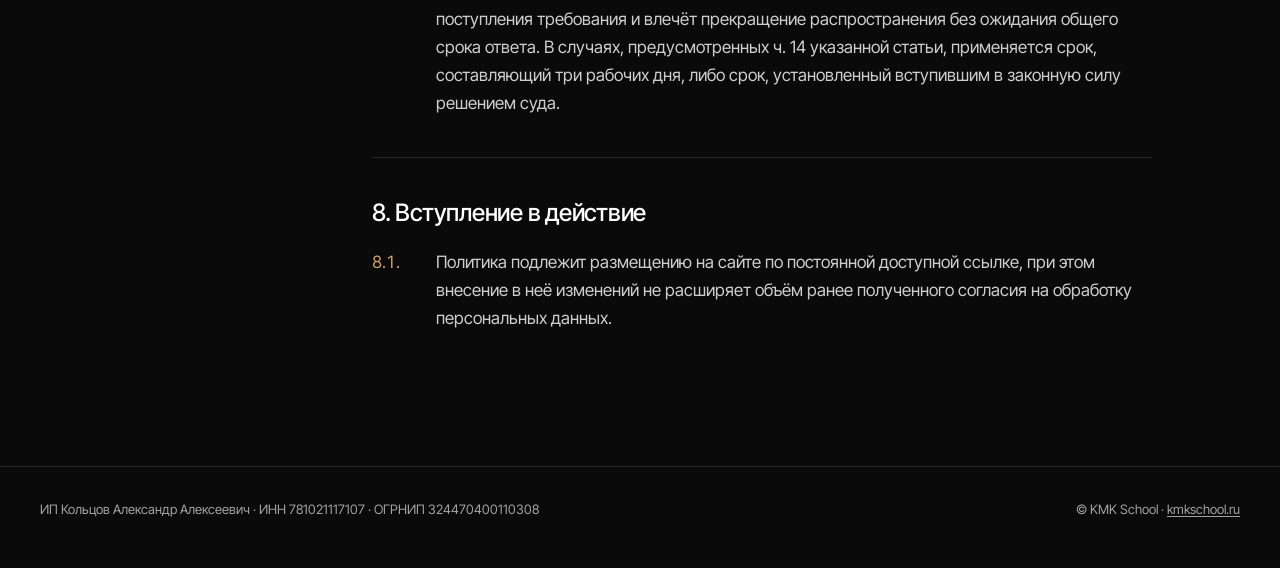
<file: docs/privacy.html>
<!doctype html>
<html lang="ru">
<head>
<meta name="robots" content="noindex, nofollow">
<meta charset="utf-8">
<meta name="viewport" content="width=device-width, initial-scale=1">
<title>Политика обработки персональных данных — КМК</title>
<link rel="icon" href="../img/logo-badge.webp" type="image/webp">
<link rel="stylesheet" href="../fonts/fonts.css">
<style>
:root{--gold:#d0a161;--mute:rgba(255,255,255,.62);--line:rgba(255,255,255,.12)}
*{box-sizing:border-box}
html{scroll-behavior:smooth;scroll-padding-top:96px}
html,body{margin:0;color:#fff;font:400 17px/1.65 "Inter Tight",system-ui,sans-serif;-webkit-font-smoothing:antialiased}
body{background:radial-gradient(1200px 600px at 85% -10%,rgba(208,161,97,.14),transparent 70%) no-repeat,#0a0a0a}
a{color:var(--gold);text-decoration:underline;text-decoration-thickness:1px;text-underline-offset:.18em;overflow-wrap:anywhere;transition:color .3s}
a:hover{color:#fff}
.bar{position:sticky;top:0;z-index:5;background:rgba(10,10,10,.85);backdrop-filter:blur(12px);-webkit-backdrop-filter:blur(12px);border-bottom:1px solid var(--line)}
.bar-in{display:flex;align-items:center;gap:24px;max-width:1248px;margin:0 auto;padding:18px 24px}
.brand{display:flex;align-items:center;gap:10px;color:#fff;text-decoration:none;font:600 18px/1 "Inter Tight",sans-serif;letter-spacing:.02em}
.brand img{width:28px;height:29px}
.bar nav{display:flex;gap:24px;margin-left:auto;font-size:14px}
.bar nav a{color:var(--mute);text-decoration:none}
.bar nav a:hover,.bar nav a[aria-current]{color:#fff}
.bar nav a[aria-current]{text-decoration:underline;text-decoration-color:var(--gold);text-underline-offset:.55em}
.wrap{display:grid;grid-template-columns:260px minmax(0,1fr);gap:72px;max-width:1248px;margin:0 auto;padding:72px 24px 120px}
.ey{margin:0 0 20px;color:var(--gold);font:700 12px/1.35 Manrope,sans-serif;letter-spacing:.42em;text-transform:uppercase}
h1{margin:0 0 28px;font:300 clamp(34px,4.6vw,60px)/1.04 Inter,sans-serif;letter-spacing:-.04em;text-wrap:balance}
.toc{position:sticky;top:104px;align-self:start;max-height:calc(100vh - 128px);overflow:auto;font-size:14px;line-height:1.4;scrollbar-width:thin}
.toc ol{list-style:none;margin:0;padding:0;border-left:1px solid var(--line)}
.toc li{margin:0;padding:0;color:inherit}
.toc li::before{content:none}
.toc a{display:flex;gap:10px;padding:7px 0 7px 16px;margin-left:-1px;border-left:1px solid transparent;color:var(--mute);text-decoration:none}
.toc a:hover{color:#fff}
.toc a.on{color:#fff;border-left-color:var(--gold)}
.toc b{min-width:20px;color:var(--gold);font-weight:500}
article{max-width:780px}
.lead{margin:0 0 10px;color:var(--mute);font-size:15px}
section{padding-top:40px;margin-top:40px;border-top:1px solid var(--line)}
section:first-of-type{margin-top:44px}
h2{margin:0 0 20px;font:500 24px/1.25 "Inter Tight",sans-serif;letter-spacing:-.01em}
p{margin:0 0 14px;color:rgba(255,255,255,.8)}
.it{position:relative;padding-left:64px}
.n{position:absolute;left:0;top:0;color:var(--gold);font-variant-numeric:tabular-nums}
ul{margin:-4px 0 18px 64px;padding:0;list-style:none}
li{position:relative;margin:0 0 8px;padding-left:22px;color:rgba(255,255,255,.8)}
li::before{content:"";position:absolute;left:0;top:.82em;width:10px;height:1px;background:var(--gold)}
.ft{border-top:1px solid var(--line)}
.ft-in{display:flex;flex-wrap:wrap;justify-content:space-between;gap:8px 32px;max-width:1248px;margin:0 auto;padding:32px 24px 48px;color:var(--mute);font-size:13px;line-height:1.6}
.ft a{color:var(--mute)}
.ft a:hover{color:#fff}
@media (max-width:900px){
  html,body{font-size:16px}
  .bar-in{padding:14px 16px;gap:16px}
  .brand span{display:none}
  .bar nav{gap:16px;font-size:13px;line-height:1.25;text-align:right}
  .bar nav .home{display:none}
  .wrap{display:block;padding:40px 16px 80px}
  .toc{display:none}
  h2{font-size:20px}
  section{padding-top:32px;margin-top:32px}
  .it{padding-left:0}
  .n{position:static;margin-right:6px}
  ul{margin-left:0}
  .ft-in{padding:24px 16px 40px}
}
@media print{
  body{background:#fff;color:#000}.bar,.toc,.ft{display:none}.wrap{display:block;padding:0}
  p,li,.lead,a,.n,.ey{color:#000}section{border-color:#ccc}
}
</style>
</head>
<body>
<header class="bar"><div class="bar-in">
<a class="brand" href="../index.html"><img src="../img/logo.svg" alt="КМК"><span>КМК</span></a>
<nav><a href="oferta.html">Публичная оферта</a><a href="privacy.html" aria-current="page">Политика обработки персональных данных</a><a href="soglasie.html">Согласие на обработку персональных данных</a><a class="home" href="../index.html">На главную</a></nav>
</div></header>
<div class="wrap">
<aside class="toc"><p class="ey">Содержание</p>
<ol><li><a href="#s1"><b>1</b><span>Оператор и область применения</span></a></li><li><a href="#s2"><b>2</b><span>Цели, данные и основания обработки</span></a></li><li><a href="#s3"><b>3</b><span>Заявка и заключение договора</span></a></li><li><a href="#s4"><b>4</b><span>Сроки и прекращение обработки</span></a></li><li><a href="#s5"><b>5</b><span>Сервисы и доступ к данным</span></a></li><li><a href="#s6"><b>6</b><span>Технические данные и защита</span></a></li><li><a href="#s7"><b>7</b><span>Права посетителя и публикации</span></a></li><li><a href="#s8"><b>8</b><span>Вступление в действие</span></a></li></ol></aside>
<article>
<p class="ey">Документы</p>
<h1>Политика обработки персональных данных</h1>
<p class="lead">Политика обработки персональных данных пользователей сайта kmkschool.ru.</p>
<section id="s1">
<h2>1. Оператор и область применения</h2>
<p class="it"><span class="n">1.1.</span>Оператор: Индивидуальный предприниматель Кольцов Александр Алексеевич, ИНН 781021117107, ОГРНИП 324470400110308 (далее — Оператор).</p>
<p>Адрес: 188681, Россия, Ленинградская область, Всеволожский район, д. Мяглово, ул. Песочная, д. 12.</p>
<p>Электронная почта по вопросам персональных данных: <a href="mailto:kmkschool@yandex.ru">kmkschool@yandex.ru</a>.</p>
<p class="it"><span class="n">1.2.</span>Настоящая Политика, разработанная в соответствии с Федеральным законом от 27.07.2006 № 152-ФЗ «О персональных данных» (далее — Закон № 152-ФЗ), определяет порядок обработки персональных данных посетителей сайта <a href="https://kmkschool.ru/">kmkschool.ru/</a>, заявок, направляемых посредством размещённых на нём форм, обращений, поступающих через указанные на сайте каналы связи, и связанных с ними учётных записей.</p>
<p class="it"><span class="n">1.3.</span>Политика охватывает:</p>
<ul>
<li>рассмотрение заявок и связанных обращений;</li>
<li>обеспечение работы и безопасности сайта;</li>
<li>обработку данных для аналитики при её подключении;</li>
<li>размещение персональных данных на сайте;</li>
<li>исполнение обращений субъектов;</li>
<li>хранение подтверждений законности обработки.</li>
</ul>
<p>Дальнейшая обработка для исполнения отдельного договора, кадрового или бухгалтерского учёта имеет самостоятельные цели и основания.</p>
</section>
<section id="s2">
<h2>2. Цели, данные и основания обработки</h2>
<p class="it"><span class="n">2.1.</span>В целях получения и рассмотрения заявки, установления обратной связи с заявителем, предоставления информации о выбранном интенсиве, семинаре или мастер-классе и согласования участия осуществляется обработка следующих данных:</p>
<ul>
<li>имени;</li>
<li>номера телефона;</li>
<li>выбранных направлений или мероприятий.</li>
</ul>
<p>При самостоятельном обращении заявителя по электронной почте или посредством мессенджера в состав обрабатываемых данных включаются также адрес электронной почты либо идентификатор в соответствующем канале связи и содержание переписки по заявке.</p>
<p class="it"><span class="n">2.2.</span>В составе сведений, связанных с заявкой, учитываются:</p>
<ul>
<li>дата и время её получения;</li>
<li>страница отправки;</li>
<li>идентификатор и статус заявки;</li>
<li>запись о предоставлении согласия и редакция его текста.</li>
</ul>
<p>Оператор не запрашивает персональные данные, не соответствующие установленной цели обработки.</p>
<p class="it"><span class="n">2.3.</span>Контактные данные, предоставляемые посредством формы, обрабатываются на основании отдельного согласия, предусмотренного п. 1 ч. 1 ст. 6 Закона № 152-ФЗ и выражаемого посетителем путём проставления активной отметки перед отправкой формы, при этом Оператор сохраняет подтверждение получения согласия и текст соответствующей редакции, а ознакомление с Политикой само по себе не признаётся предоставлением согласия.</p>
<p class="it"><span class="n">2.4.</span>При самостоятельном обращении заявителя по электронной почте или посредством мессенджера Оператор обрабатывает его имя, контактные сведения в выбранном канале связи, содержание запроса и необходимые организационные сведения, руководствуясь п. 5 ч. 1 ст. 6 Закона № 152-ФЗ в случаях, когда обработка необходима для заключения договора по инициативе заявителя. Если обработка требует согласия, Оператор предоставляет заявителю отдельный текст согласия и получает подтверждение его принятия в форме, позволяющей доказать факт получения, при этом выбор канала связи не признаётся согласием на последующие операции с персональными данными.</p>
<p class="it"><span class="n">2.5.</span>К субъектам персональных данных, обработка которых регулируется Политикой, относятся:</p>
<ul>
<li>посетители сайта;</li>
<li>лица, направившие заявку или обращение, и их представители;</li>
<li>специалисты и авторы материалов;</li>
<li>лица, сведения о которых размещаются в отзывах, фотографиях и видеозаписях.</li>
</ul>
<p>Для каждой категории обрабатываются исключительно данные, необходимые для соответствующей цели, включая технические данные, определённые разделом 6, и данные обращений и публикаций, предусмотренные разделом 7 Политики.</p>
<p class="it"><span class="n">2.6.</span>Организационная переписка осуществляется в пределах выбранной услуги и содержания обращения, поскольку согласие на обработку заявки не распространяется на предложения иных услуг и рекламные рассылки, для осуществления которых необходимы самостоятельное законное основание обработки и предварительное согласие на получение рекламы в случаях, предусмотренных законом.</p>
</section>
<section id="s3">
<h2>3. Заявка и заключение договора</h2>
<p class="it"><span class="n">3.1.</span>Выбор темы мероприятия, характеризующий профессиональный интерес заявителя, не используется для определения состояния его здоровья, при этом сбор посредством формы сведений о пациентах, диагнозах, медицинских документов и паспортных данных не осуществляется.</p>
<p class="it"><span class="n">3.2.</span>Персональные данные, необходимые для рассмотрения заявки, обрабатываются на основании отдельного согласия, а при обращении заявителя с целью заключения договора — также на основании п. 5 ч. 1 ст. 6 Закона № 152-ФЗ в пределах необходимых для указанной цели сведений, при этом после заключения договора обработка данных, необходимых для его исполнения и ведения обязательного учёта, осуществляется на соответствующих самостоятельных основаниях.</p>
<p class="it"><span class="n">3.3.</span>Принятие оферты не признаётся согласием на получение рекламы, размещение отзыва, фотографии или иных персональных данных заявителя, а организационные сообщения о выбранном мероприятии не могут использоваться для направления предложений о других мероприятиях при отсутствии соответствующего правового основания.</p>
</section>
<section id="s4">
<h2>4. Сроки и прекращение обработки</h2>
<p class="it"><span class="n">4.1.</span>Заявка обрабатывается до завершения её рассмотрения, согласования посещения или участия либо отказа заявителя, а при незавершённом согласовании и отсутствии ответа заявителя подлежит закрытию по истечении 30 календарных дней после последнего содержательного контакта, причём направление технической рассылки или одностороннего повторного сообщения не продлевает указанный срок.</p>
<p class="it"><span class="n">4.2.</span>По достижении цели обработки данные заявки подлежат уничтожению в срок, не превышающий 30 календарных дней, при отсутствии самостоятельного основания для дальнейшей обработки, при этом в случае перехода к оказанию услуги сохраняются исключительно сведения, необходимые для новой цели, без бессрочного хранения исходной переписки и дубликатов.</p>
<p class="it"><span class="n">4.3.</span>При получении отзыва согласия, направленного по адресу электронной почты <a href="mailto:kmkschool@yandex.ru">kmkschool@yandex.ru</a>, Оператор прекращает обработку, осуществляемую на основании указанного согласия, и при отсутствии иного законного основания обеспечивает уничтожение данных не позднее 30 календарных дней с даты получения отзыва. Требование о прекращении обработки исполняется в срок, предусмотренный ч. 5.1 ст. 21 Закона № 152-ФЗ и составляющий до 10 рабочих дней с возможностью мотивированного продления не более чем на 5 рабочих дней в установленных законом случаях.</p>
<p class="it"><span class="n">4.4.</span>Текст предоставленного согласия в соответствующей редакции и сведения, подтверждающие его получение, включая дату и время предоставления, способ выражения согласия и сведения, позволяющие связать его с заявителем, хранятся отдельно от содержания заявки в течение трёх лет после прекращения действия согласия или его отзыва, если иной срок не установлен применимым федеральным законом или договором. Хранение осуществляется в целях подтверждения законности обработки и защиты прав Оператора с соблюдением прав субъекта на основании п. 7 ч. 1 ст. 6 Закона № 152-ФЗ, а при наличии обязанности по хранению — на основании п. 2 ч. 1 ст. 6 указанного Закона, при этом содержание заявки в подтверждение согласия не включается. По истечении срока хранения данные подлежат уничтожению не позднее 30 календарных дней при отсутствии самостоятельного законного основания для их дальнейшего хранения.</p>
<p class="it"><span class="n">4.5.</span>Обращения субъектов персональных данных, сведения о проверке полномочий и ответы обрабатываются в целях исполнения обязанностей Оператора, установленных Законом № 152-ФЗ, на основании п. 2 ч. 1 ст. 6 указанного Закона. После исполнения обращения переписка, необходимая для подтверждения его рассмотрения, хранится отдельно в течение трёх лет с даты окончательного ответа в целях защиты прав Оператора на основании п. 7 ч. 1 ст. 6 Закона № 152-ФЗ с соблюдением прав субъекта и без включения избыточных копий документов и сведений, не требующихся для подтверждения исполнения. По истечении указанного срока данные подлежат уничтожению не позднее 30 календарных дней, если законом не установлен иной срок хранения.</p>
<p class="it"><span class="n">4.6.</span>При возникновении конкретного спора документы, необходимые для его разрешения, выделяются из текущей обработки и хранятся до завершения спора и исполнения решения с отдельной фиксацией основания хранения, состава документов, порядка доступа и события, определяющего окончание хранения. При отсутствии иной обязанности по хранению документы подлежат уничтожению не позднее 30 календарных дней после прекращения указанного основания, причём возможность возникновения неопределённого будущего спора не признаётся основанием для бессрочного хранения всей заявки или переписки.</p>
<p class="it"><span class="n">4.7.</span>Акты об уничтожении персональных данных и выгрузки из журналов событий хранятся в течение трёх лет с момента уничтожения во исполнение требований законодательства с ограничением доступа к ним лицами, которым необходимо подтвердить выполнение обязанностей Оператора, тогда как сроки обработки технических данных и публикаций определяются разделами 6 и 7 Политики.</p>
</section>
<section id="s5">
<h2>5. Сервисы и доступ к данным</h2>
<p class="it"><span class="n">5.1.</span>Учёт заявок осуществляется в электронной таблице с ограниченным доступом, не подлежащей размещению по общедоступной ссылке, а содержащиеся в ней контактные сведения и сведения о выбранном мероприятии используются исключительно для рассмотрения заявки и согласования участия.</p>
<p class="it"><span class="n">5.2.</span>При переходе по ссылкам в Telegram, VK или MAX пользователь взаимодействует с соответствующим внешним сервисом, при этом полученная Оператором переписка по заявке обрабатывается в целях её рассмотрения, а выбор пользователем мессенджера не признаётся основанием для последующей передачи данных третьим лицам.</p>
<p class="it"><span class="n">5.3.</span>Доступ работников к персональным данным предоставляется в пределах их обязанностей и необходимых категорий данных, а при поручении обработки поставщику хостинга, почтового сервиса, сервиса учёта или техническому исполнителю Оператор определяет конкретного обработчика, состав данных, операции, цель, условия конфиденциальности и защиты в договоре, заключаемом в соответствии с ч. 3 ст. 6 Закона № 152-ФЗ. Поручение обработки допускается с согласия субъекта, если иное не предусмотрено федеральным законом, при этом самостоятельное использование данных получателем требует отдельного правового основания, а сведения о лицах, осуществляющих обработку по поручению, предоставляются субъекту по его запросу в порядке, установленном Законом № 152-ФЗ.</p>
<p class="it"><span class="n">5.4.</span>Данные заявок не подлежат опубликованию и передаче третьим лицам для самостоятельного использования в рекламных целях, а предоставление ИП Кольцову А.А. и ООО «ДЖЕНТАЛ ВИЖН» доступа к заявкам друг друга допускается исключительно при наличии отдельного правового основания, которым наличие общего бренда или руководителя само по себе не является.</p>
<p class="it"><span class="n">5.5.</span>При сборе персональных данных граждан Российской Федерации, в том числе посредством сети Интернет, запись, систематизация, накопление, хранение, уточнение и извлечение данных с использованием баз данных, находящихся за пределами Российской Федерации, не допускаются, за исключением случаев, предусмотренных законом. Возможная трансграничная передача подлежит самостоятельной оценке с соблюдением требований ст. 12 Закона № 152-ФЗ, выполнение которых не отменяет ограничений, предусмотренных ч. 5 ст. 18 указанного Закона для сбора персональных данных.</p>
</section>
<section id="s6">
<h2>6. Технические данные и защита</h2>
<p class="it"><span class="n">6.1.</span>В целях обеспечения работы сайта, доставки запросов, выявления ошибок и предотвращения неправомерного доступа на основании п. 7 ч. 1 ст. 6 Закона № 152-ФЗ, при условии необходимости обработки и соблюдения прав посетителя, обрабатываются следующие технические данные:</p>
<ul>
<li>IP-адрес;</li>
<li>дата и время запроса и адрес страницы;</li>
<li>сведения о браузере и устройстве;</li>
<li>записи технических журналов;</li>
<li>необходимые файлы cookie.</li>
</ul>
<p>Технические журналы хранятся не более 30 календарных дней с выделением сведений о конкретном инциденте для отдельного хранения на период расследования и защиты прав, а срок действия необходимых файлов cookie ограничивается их техническим назначением и раскрывается в размещаемой на сайте информации о файлах cookie. По достижении цели обработки данные подлежат удалению в пределах срока, установленного п. 4.2 Политики.</p>
<p class="it"><span class="n">6.2.</span>Необязательная аналитика осуществляется в целях оценки посещаемости, используемых страниц и действий посетителей для улучшения структуры и работы сайта на основании отдельного согласия, предусмотренного п. 1 ч. 1 ст. 6 Закона № 152-ФЗ. При использовании сервиса «Яндекс Метрика» в пределах включённых функций могут обрабатываться:</p>
<ul>
<li>сетевые и cookie-идентификаторы;</li>
<li>сведения о браузере и устройстве;</li>
<li>сведения об источнике перехода и просмотренных страницах;</li>
<li>сведения о времени посещения и событиях взаимодействия с сайтом.</li>
</ul>
<p>Конкретный перечень данных раскрывается посетителю до предоставления согласия, отказ от которого не препятствует использованию формы заявки.</p>
<p class="it"><span class="n">6.3.</span>Оператор организует следующие меры по защите персональных данных:</p>
<ul>
<li>разграничение доступа и применение индивидуальных учётных записей;</li>
<li>защиту передачи данных;</li>
<li>контроль сроков хранения и удаление копий;</li>
<li>реагирование на инциденты.</li>
</ul>
<p>Автоматизированная и, при необходимости, неавтоматизированная обработка включает:</p>
<ul>
<li>сбор, запись и систематизацию;</li>
<li>накопление и хранение;</li>
<li>уточнение и извлечение;</li>
<li>использование;</li>
<li>предоставление доступа по установленным основаниям;</li>
<li>блокирование, удаление и уничтожение персональных данных.</li>
</ul>
<p class="it"><span class="n">6.4.</span>Подключение аналитики допускается после раскрытия Оператором следующих сведений, соответствующих фактическим настройкам и условиям обработки:</p>
<ul>
<li>о сервисе и его поставщике;</li>
<li>о целях и составе обрабатываемых данных;</li>
<li>о сроках действия файлов cookie и хранения данных;</li>
<li>о способе отмены выбора.</li>
</ul>
<p>Обработка осуществляется в пределах срока, указанного в отдельном согласии и информации о сервисе, либо до отзыва согласия, после получения которого сбор прекращается, а данные подлежат уничтожению в порядке п. 4.3 Политики при отсутствии иного законного основания.</p>
<p class="it"><span class="n">6.5.</span>Текст обращений, имена, телефоны, адреса электронной почты и иные идентифицирующие сведения из форм и переписки не передаются в аналитические события, параметры страниц и записи взаимодействия. Связывание данных аналитики с заявками, рекламное отслеживание и передача контактных сведений для продвижения товаров, работ или услуг не охватываются описанной целью аналитики и согласием на заявку.</p>
</section>
<section id="s7">
<h2>7. Права посетителя и публикации</h2>
<p class="it"><span class="n">7.1.</span>Посетитель вправе:</p>
<ul>
<li>получить сведения об обработке своих данных;</li>
<li>потребовать уточнения, блокирования или уничтожения своих данных при наличии оснований;</li>
<li>отозвать согласие на обработку персональных данных;</li>
<li>потребовать прекращения обработки персональных данных;</li>
<li>обратиться в Роскомнадзор или суд.</li>
</ul>
<p class="it"><span class="n">7.2.</span>Обращение по вопросам персональных данных направляется по адресу электронной почты <a href="mailto:kmkschool@yandex.ru">kmkschool@yandex.ru</a> либо по адресу Оператора с указанием использованного контакта и приблизительной даты обращения, необходимых для поиска заявки, при этом Оператор при необходимости проверяет личность и полномочия заявителя, не запрашивая избыточных сведений. Для исполнения обращения на основании п. 2 ч. 1 ст. 6 Закона № 152-ФЗ обрабатываются имя заявителя, контакт для ответа, содержание требования и необходимые сведения о полномочиях, выполненных действиях и ответе, а информация об обработке предоставляется в течение 10 рабочих дней с возможностью мотивированного продления не более чем на 5 рабочих дней в предусмотренных законом случаях. Хранение документов, связанных с обращением, осуществляется в соответствии с п. 4.5 Политики.</p>
<p class="it"><span class="n">7.3.</span>Размещение сведений о специалистах, авторах материалов и отзывах допускается при наличии самостоятельного правового основания, включая отдельное согласие на добровольное распространение персональных данных и надлежащее основание использования изображения, при этом согласие на обработку заявки не предоставляет права на публикацию отзыва, фотографии или сведений о здоровье.</p>
<p class="it"><span class="n">7.4.</span>В целях информирования посетителей о лицах, оказывающих услуги или участвующих в деятельности Оператора, допускается размещение сведений о специалистах и авторах материалов, в том числе:</p>
<ul>
<li>фамилии, имени и отчества;</li>
<li>должности или профессиональной роли;</li>
<li>сведений об образовании, квалификации и опыте;</li>
<li>авторства и изображения.</li>
</ul>
<p>Обязательные сведения публикуются в объёме и на срок, установленные применимым федеральным законом, а добровольное распространение дополнительных данных осуществляется на основании отдельного согласия, оформленного в соответствии со ст. 10.1 Закона № 152-ФЗ и определяющего разрешённый состав сведений и ресурсы размещения.</p>
<p class="it"><span class="n">7.5.</span>Имена авторов, тексты отзывов, фотографии и видеозаписи с идентифицируемыми лицами размещаются для информирования посетителей об опыте получения услуг и проведённых мероприятиях исключительно в разрешённом составе и при наличии основания для конкретного материала, включая отдельно оформляемое согласие на распространение персональных данных и соблюдение требований ст. 152.1 ГК РФ при использовании изображения. Предоставление Оператору контактных сведений автора, сведений из его переписки и иных данных само по себе не является основанием для их включения в публикацию.</p>
<p class="it"><span class="n">7.6.</span>Обработка персональных данных при публикации включает:</p>
<ul>
<li>получение материала и проверку основания;</li>
<li>хранение, размещение и обновление;</li>
<li>предоставление доступа неограниченному кругу лиц;</li>
<li>удаление.</li>
</ul>
<p>Публикация на основании согласия сохраняется исключительно в пределах его срока и условий. При достижении цели либо прекращении основания доступ к материалу прекращается, а исходные материалы и рабочие копии подлежат уничтожению не позднее 30 календарных дней при отсутствии самостоятельного основания хранения, тогда как подтверждения согласия хранятся отдельно в соответствии с п. 4.4 Политики.</p>
<p class="it"><span class="n">7.7.</span>Сведения об условиях обработки, запретах и условиях обработки персональных данных неограниченным кругом лиц публикуются в срок до трёх рабочих дней после получения согласия в соответствии с ч. 10 ст. 10.1 Закона № 152-ФЗ, при этом получение требования, предусмотренного ч. 12 указанной статьи, прекращает действие согласия с момента поступления требования и влечёт прекращение распространения без ожидания общего срока ответа. В случаях, предусмотренных ч. 14 указанной статьи, применяется срок, составляющий три рабочих дня, либо срок, установленный вступившим в законную силу решением суда.</p>
</section>
<section id="s8">
<h2>8. Вступление в действие</h2>
<p class="it"><span class="n">8.1.</span>Политика подлежит размещению на сайте по постоянной доступной ссылке, при этом внесение в неё изменений не расширяет объём ранее полученного согласия на обработку персональных данных.</p>
</section>
</article>
</div>
<footer class="ft"><div class="ft-in"><span>ИП Кольцов Александр Алексеевич · ИНН 781021117107 · ОГРНИП 324470400110308</span><span>© KMK School · <a href="../index.html">kmkschool.ru</a></span></div></footer>
<script>
(function(){
  var links=document.querySelectorAll('.toc a');if(!links.length||!('IntersectionObserver' in window))return;
  var by={};[].forEach.call(links,function(a){by[a.getAttribute('href').slice(1)]=a});
  var io=new IntersectionObserver(function(es){es.forEach(function(e){if(!e.isIntersecting)return;
    [].forEach.call(links,function(a){a.classList.remove('on')});by[e.target.id].classList.add('on')})},{rootMargin:'-15% 0px -75% 0px'});
  [].forEach.call(document.querySelectorAll('article section'),function(s){io.observe(s)});
})();
</script>
</body>
</html>
</file>
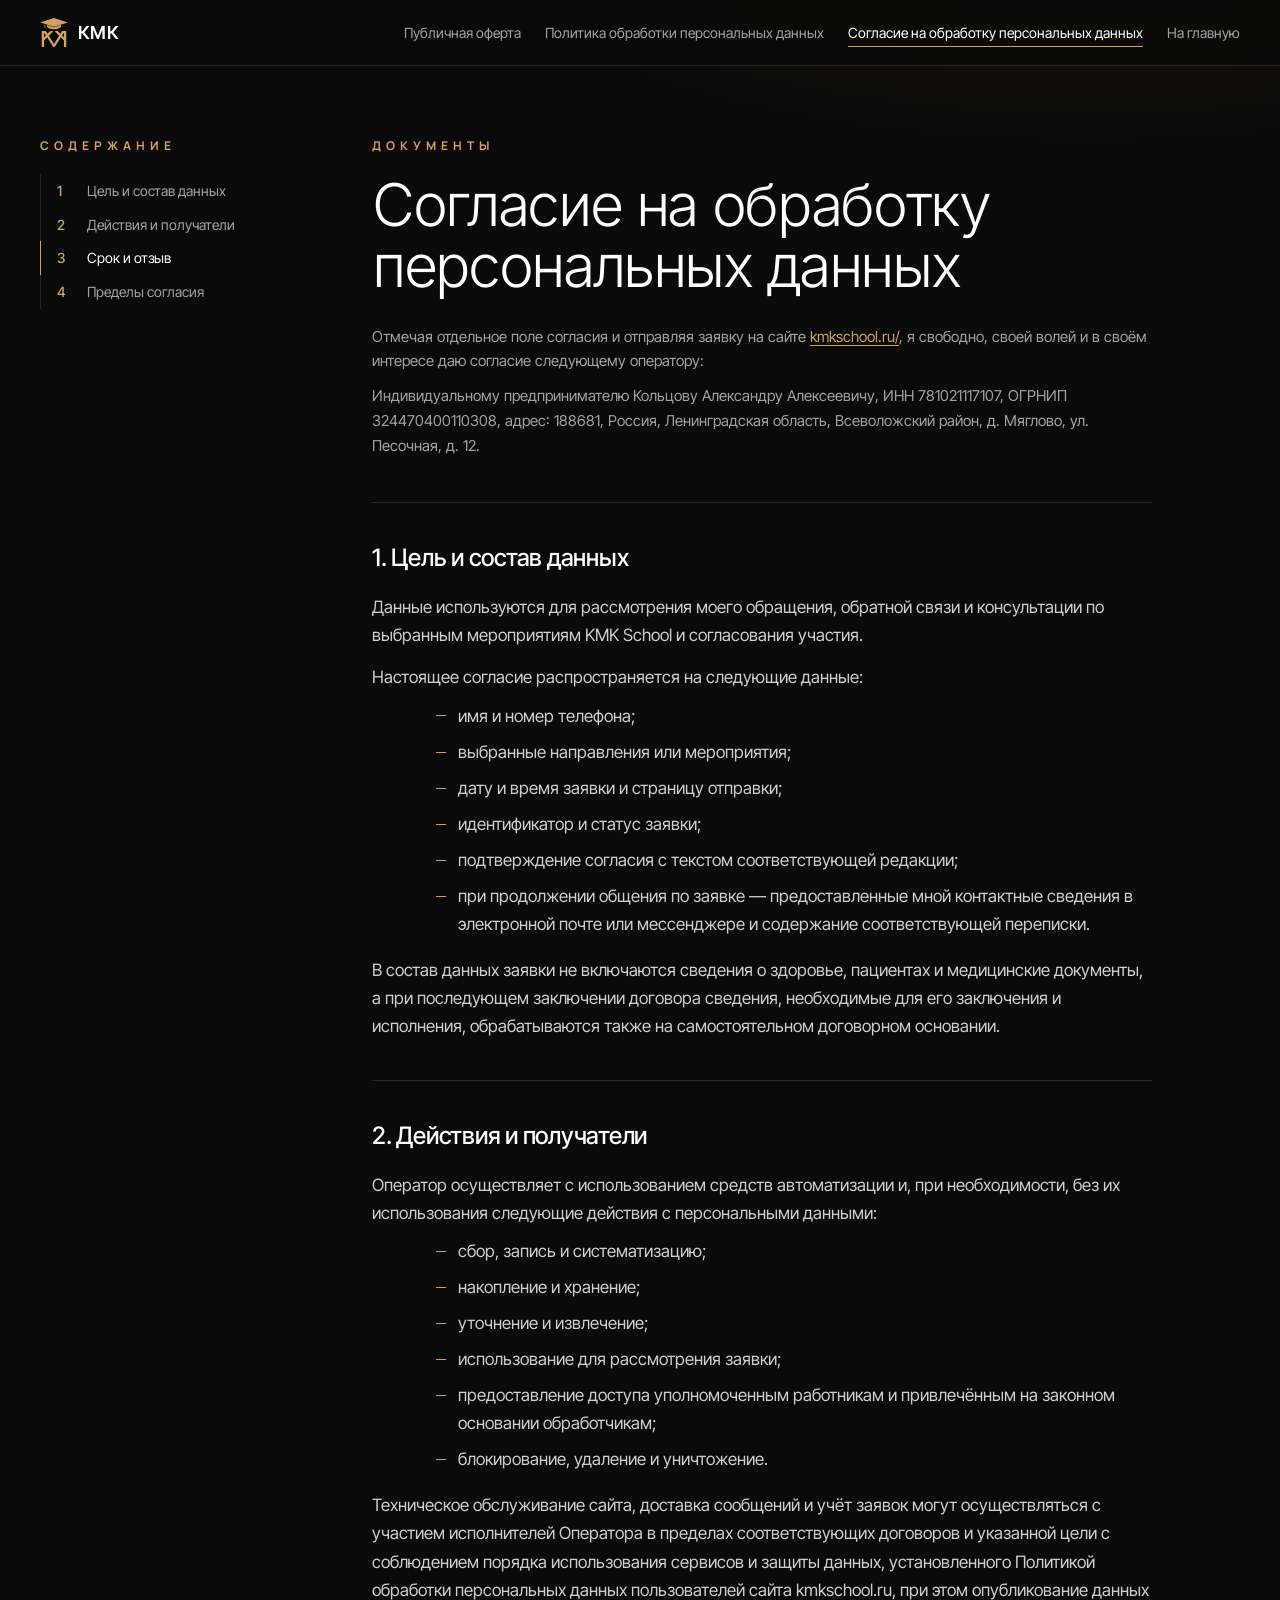
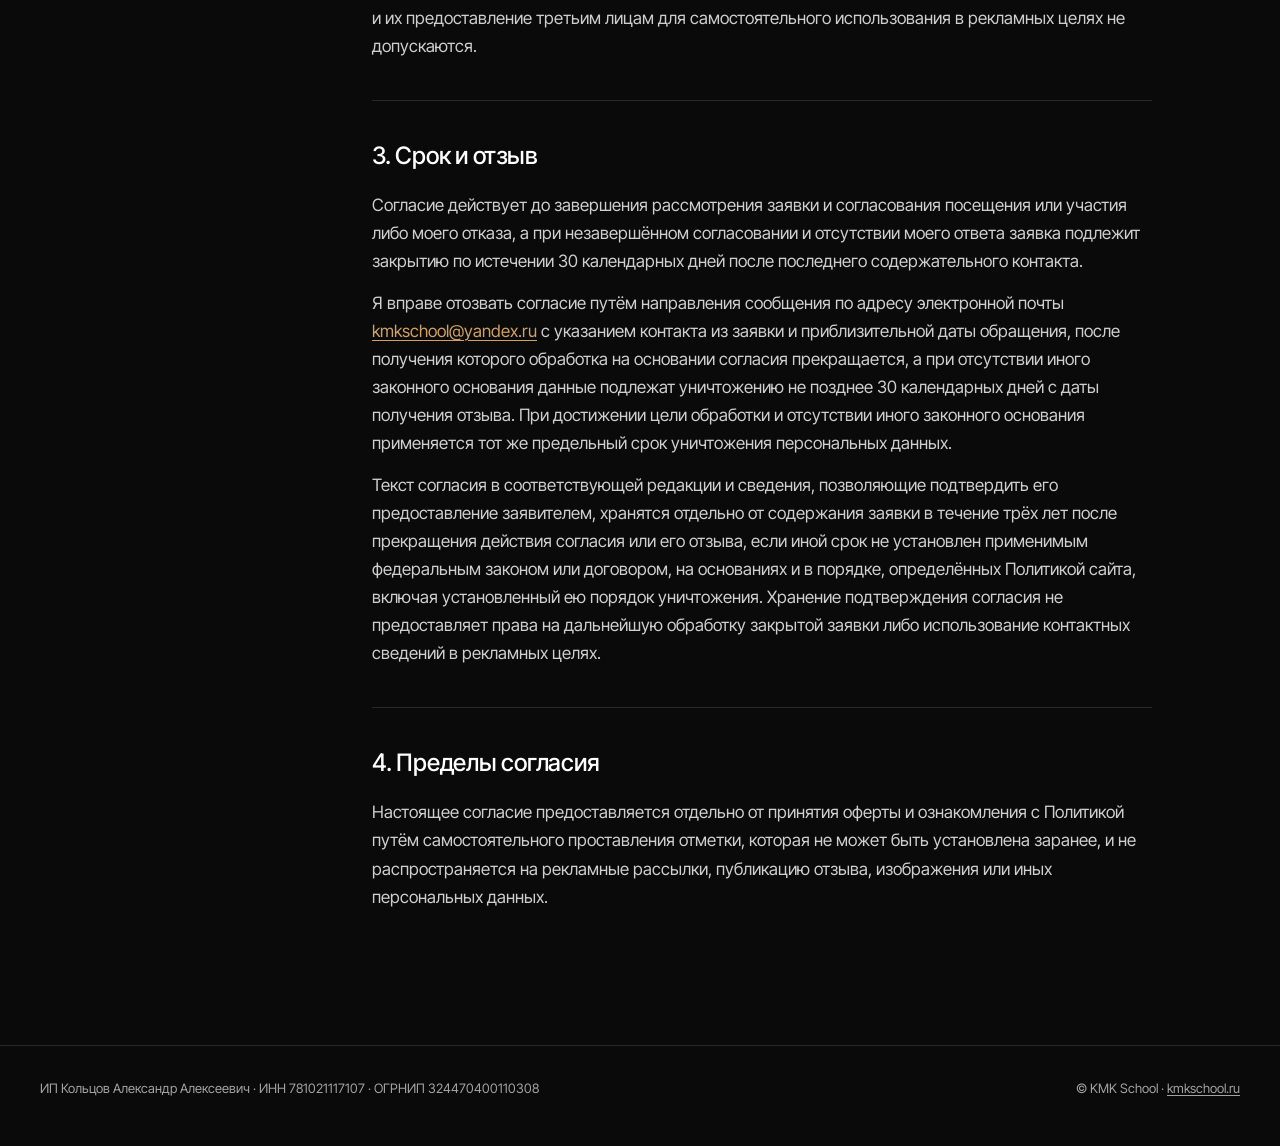
<file: docs/soglasie.html>
<!doctype html>
<html lang="ru">
<head>
<meta name="robots" content="noindex, nofollow">
<meta charset="utf-8">
<meta name="viewport" content="width=device-width, initial-scale=1">
<title>Согласие на обработку персональных данных — КМК</title>
<link rel="icon" href="../img/logo-badge.webp" type="image/webp">
<link rel="stylesheet" href="../fonts/fonts.css">
<style>
:root{--gold:#d0a161;--mute:rgba(255,255,255,.62);--line:rgba(255,255,255,.12)}
*{box-sizing:border-box}
html{scroll-behavior:smooth;scroll-padding-top:96px}
html,body{margin:0;color:#fff;font:400 17px/1.65 "Inter Tight",system-ui,sans-serif;-webkit-font-smoothing:antialiased}
body{background:radial-gradient(1200px 600px at 85% -10%,rgba(208,161,97,.14),transparent 70%) no-repeat,#0a0a0a}
a{color:var(--gold);text-decoration:underline;text-decoration-thickness:1px;text-underline-offset:.18em;overflow-wrap:anywhere;transition:color .3s}
a:hover{color:#fff}
.bar{position:sticky;top:0;z-index:5;background:rgba(10,10,10,.85);backdrop-filter:blur(12px);-webkit-backdrop-filter:blur(12px);border-bottom:1px solid var(--line)}
.bar-in{display:flex;align-items:center;gap:24px;max-width:1248px;margin:0 auto;padding:18px 24px}
.brand{display:flex;align-items:center;gap:10px;color:#fff;text-decoration:none;font:600 18px/1 "Inter Tight",sans-serif;letter-spacing:.02em}
.brand img{width:28px;height:29px}
.bar nav{display:flex;gap:24px;margin-left:auto;font-size:14px}
.bar nav a{color:var(--mute);text-decoration:none}
.bar nav a:hover,.bar nav a[aria-current]{color:#fff}
.bar nav a[aria-current]{text-decoration:underline;text-decoration-color:var(--gold);text-underline-offset:.55em}
.wrap{display:grid;grid-template-columns:260px minmax(0,1fr);gap:72px;max-width:1248px;margin:0 auto;padding:72px 24px 120px}
.ey{margin:0 0 20px;color:var(--gold);font:700 12px/1.35 Manrope,sans-serif;letter-spacing:.42em;text-transform:uppercase}
h1{margin:0 0 28px;font:300 clamp(34px,4.6vw,60px)/1.04 Inter,sans-serif;letter-spacing:-.04em;text-wrap:balance}
.toc{position:sticky;top:104px;align-self:start;max-height:calc(100vh - 128px);overflow:auto;font-size:14px;line-height:1.4;scrollbar-width:thin}
.toc ol{list-style:none;margin:0;padding:0;border-left:1px solid var(--line)}
.toc li{margin:0;padding:0;color:inherit}
.toc li::before{content:none}
.toc a{display:flex;gap:10px;padding:7px 0 7px 16px;margin-left:-1px;border-left:1px solid transparent;color:var(--mute);text-decoration:none}
.toc a:hover{color:#fff}
.toc a.on{color:#fff;border-left-color:var(--gold)}
.toc b{min-width:20px;color:var(--gold);font-weight:500}
article{max-width:780px}
.lead{margin:0 0 10px;color:var(--mute);font-size:15px}
section{padding-top:40px;margin-top:40px;border-top:1px solid var(--line)}
section:first-of-type{margin-top:44px}
h2{margin:0 0 20px;font:500 24px/1.25 "Inter Tight",sans-serif;letter-spacing:-.01em}
p{margin:0 0 14px;color:rgba(255,255,255,.8)}
.it{position:relative;padding-left:64px}
.n{position:absolute;left:0;top:0;color:var(--gold);font-variant-numeric:tabular-nums}
ul{margin:-4px 0 18px 64px;padding:0;list-style:none}
li{position:relative;margin:0 0 8px;padding-left:22px;color:rgba(255,255,255,.8)}
li::before{content:"";position:absolute;left:0;top:.82em;width:10px;height:1px;background:var(--gold)}
.ft{border-top:1px solid var(--line)}
.ft-in{display:flex;flex-wrap:wrap;justify-content:space-between;gap:8px 32px;max-width:1248px;margin:0 auto;padding:32px 24px 48px;color:var(--mute);font-size:13px;line-height:1.6}
.ft a{color:var(--mute)}
.ft a:hover{color:#fff}
@media (max-width:900px){
  html,body{font-size:16px}
  .bar-in{padding:14px 16px;gap:16px}
  .brand span{display:none}
  .bar nav{gap:16px;font-size:13px;line-height:1.25;text-align:right}
  .bar nav .home{display:none}
  .wrap{display:block;padding:40px 16px 80px}
  .toc{display:none}
  h2{font-size:20px}
  section{padding-top:32px;margin-top:32px}
  .it{padding-left:0}
  .n{position:static;margin-right:6px}
  ul{margin-left:0}
  .ft-in{padding:24px 16px 40px}
}
@media print{
  body{background:#fff;color:#000}.bar,.toc,.ft{display:none}.wrap{display:block;padding:0}
  p,li,.lead,a,.n,.ey{color:#000}section{border-color:#ccc}
}
</style>
</head>
<body>
<header class="bar"><div class="bar-in">
<a class="brand" href="../index.html"><img src="../img/logo.svg" alt="КМК"><span>КМК</span></a>
<nav><a href="oferta.html">Публичная оферта</a><a href="privacy.html">Политика обработки персональных данных</a><a href="soglasie.html" aria-current="page">Согласие на обработку персональных данных</a><a class="home" href="../index.html">На главную</a></nav>
</div></header>
<div class="wrap">
<aside class="toc"><p class="ey">Содержание</p>
<ol><li><a href="#s1"><b>1</b><span>Цель и состав данных</span></a></li><li><a href="#s2"><b>2</b><span>Действия и получатели</span></a></li><li><a href="#s3"><b>3</b><span>Срок и отзыв</span></a></li><li><a href="#s4"><b>4</b><span>Пределы согласия</span></a></li></ol></aside>
<article>
<p class="ey">Документы</p>
<h1>Согласие на обработку персональных данных</h1>
<p class="lead">Отмечая отдельное поле согласия и отправляя заявку на сайте <a href="https://kmkschool.ru/">kmkschool.ru/</a>, я свободно, своей волей и в своём интересе даю согласие следующему оператору:</p>
<p class="lead">Индивидуальному предпринимателю Кольцову Александру Алексеевичу, ИНН 781021117107, ОГРНИП 324470400110308, адрес: 188681, Россия, Ленинградская область, Всеволожский район, д. Мяглово, ул. Песочная, д. 12.</p>
<section id="s1">
<h2>1. Цель и состав данных</h2>
<p>Данные используются для рассмотрения моего обращения, обратной связи и консультации по выбранным мероприятиям KMK School и согласования участия.</p>
<p>Настоящее согласие распространяется на следующие данные:</p>
<ul>
<li>имя и номер телефона;</li>
<li>выбранные направления или мероприятия;</li>
<li>дату и время заявки и страницу отправки;</li>
<li>идентификатор и статус заявки;</li>
<li>подтверждение согласия с текстом соответствующей редакции;</li>
<li>при продолжении общения по заявке — предоставленные мной контактные сведения в электронной почте или мессенджере и содержание соответствующей переписки.</li>
</ul>
<p>В состав данных заявки не включаются сведения о здоровье, пациентах и медицинские документы, а при последующем заключении договора сведения, необходимые для его заключения и исполнения, обрабатываются также на самостоятельном договорном основании.</p>
</section>
<section id="s2">
<h2>2. Действия и получатели</h2>
<p>Оператор осуществляет с использованием средств автоматизации и, при необходимости, без их использования следующие действия с персональными данными:</p>
<ul>
<li>сбор, запись и систематизацию;</li>
<li>накопление и хранение;</li>
<li>уточнение и извлечение;</li>
<li>использование для рассмотрения заявки;</li>
<li>предоставление доступа уполномоченным работникам и привлечённым на законном основании обработчикам;</li>
<li>блокирование, удаление и уничтожение.</li>
</ul>
<p>Техническое обслуживание сайта, доставка сообщений и учёт заявок могут осуществляться с участием исполнителей Оператора в пределах соответствующих договоров и указанной цели с соблюдением порядка использования сервисов и защиты данных, установленного Политикой обработки персональных данных пользователей сайта kmkschool.ru, при этом опубликование данных и их предоставление третьим лицам для самостоятельного использования в рекламных целях не допускаются.</p>
</section>
<section id="s3">
<h2>3. Срок и отзыв</h2>
<p>Согласие действует до завершения рассмотрения заявки и согласования посещения или участия либо моего отказа, а при незавершённом согласовании и отсутствии моего ответа заявка подлежит закрытию по истечении 30 календарных дней после последнего содержательного контакта.</p>
<p>Я вправе отозвать согласие путём направления сообщения по адресу электронной почты <a href="mailto:kmkschool@yandex.ru">kmkschool@yandex.ru</a> с указанием контакта из заявки и приблизительной даты обращения, после получения которого обработка на основании согласия прекращается, а при отсутствии иного законного основания данные подлежат уничтожению не позднее 30 календарных дней с даты получения отзыва. При достижении цели обработки и отсутствии иного законного основания применяется тот же предельный срок уничтожения персональных данных.</p>
<p>Текст согласия в соответствующей редакции и сведения, позволяющие подтвердить его предоставление заявителем, хранятся отдельно от содержания заявки в течение трёх лет после прекращения действия согласия или его отзыва, если иной срок не установлен применимым федеральным законом или договором, на основаниях и в порядке, определённых Политикой сайта, включая установленный ею порядок уничтожения. Хранение подтверждения согласия не предоставляет права на дальнейшую обработку закрытой заявки либо использование контактных сведений в рекламных целях.</p>
</section>
<section id="s4">
<h2>4. Пределы согласия</h2>
<p>Настоящее согласие предоставляется отдельно от принятия оферты и ознакомления с Политикой путём самостоятельного проставления отметки, которая не может быть установлена заранее, и не распространяется на рекламные рассылки, публикацию отзыва, изображения или иных персональных данных.</p>
</section>
</article>
</div>
<footer class="ft"><div class="ft-in"><span>ИП Кольцов Александр Алексеевич · ИНН 781021117107 · ОГРНИП 324470400110308</span><span>© KMK School · <a href="../index.html">kmkschool.ru</a></span></div></footer>
<script>
(function(){
  var links=document.querySelectorAll('.toc a');if(!links.length||!('IntersectionObserver' in window))return;
  var by={};[].forEach.call(links,function(a){by[a.getAttribute('href').slice(1)]=a});
  var io=new IntersectionObserver(function(es){es.forEach(function(e){if(!e.isIntersecting)return;
    [].forEach.call(links,function(a){a.classList.remove('on')});by[e.target.id].classList.add('on')})},{rootMargin:'-15% 0px -75% 0px'});
  [].forEach.call(document.querySelectorAll('article section'),function(s){io.observe(s)});
})();
</script>
</body>
</html>
</file>
<file: fonts/fonts.css>
/* Шрифты лежат на своём сервере (не Google): быстрее и без передачи IP посетителей за границу */
/* cyrillic-ext */
@font-face {
  font-family: 'Inter';
  font-style: normal;
  font-weight: 300;
  font-display: swap;
  src: url(Inter-cyrillic-ext-0.woff2) format('woff2');
  unicode-range: U+0460-052F, U+1C80-1C8A, U+20B4, U+2DE0-2DFF, U+A640-A69F, U+FE2E-FE2F;
}
/* cyrillic */
@font-face {
  font-family: 'Inter';
  font-style: normal;
  font-weight: 300;
  font-display: swap;
  src: url(Inter-cyrillic-1.woff2) format('woff2');
  unicode-range: U+0301, U+0400-045F, U+0490-0491, U+04B0-04B1, U+2116;
}
/* latin-ext */
@font-face {
  font-family: 'Inter';
  font-style: normal;
  font-weight: 300;
  font-display: swap;
  src: url(Inter-latin-ext-2.woff2) format('woff2');
  unicode-range: U+0100-02BA, U+02BD-02C5, U+02C7-02CC, U+02CE-02D7, U+02DD-02FF, U+0304, U+0308, U+0329, U+1D00-1DBF, U+1E00-1E9F, U+1EF2-1EFF, U+2020, U+20A0-20AB, U+20AD-20C0, U+2113, U+2C60-2C7F, U+A720-A7FF;
}
/* latin */
@font-face {
  font-family: 'Inter';
  font-style: normal;
  font-weight: 300;
  font-display: swap;
  src: url(Inter-latin-3.woff2) format('woff2');
  unicode-range: U+0000-00FF, U+0131, U+0152-0153, U+02BB-02BC, U+02C6, U+02DA, U+02DC, U+0304, U+0308, U+0329, U+2000-206F, U+20AC, U+2122, U+2191, U+2193, U+2212, U+2215, U+FEFF, U+FFFD;
}
/* cyrillic-ext */
@font-face {
  font-family: 'Inter';
  font-style: normal;
  font-weight: 400;
  font-display: swap;
  src: url(Inter-cyrillic-ext-0.woff2) format('woff2');
  unicode-range: U+0460-052F, U+1C80-1C8A, U+20B4, U+2DE0-2DFF, U+A640-A69F, U+FE2E-FE2F;
}
/* cyrillic */
@font-face {
  font-family: 'Inter';
  font-style: normal;
  font-weight: 400;
  font-display: swap;
  src: url(Inter-cyrillic-1.woff2) format('woff2');
  unicode-range: U+0301, U+0400-045F, U+0490-0491, U+04B0-04B1, U+2116;
}
/* latin-ext */
@font-face {
  font-family: 'Inter';
  font-style: normal;
  font-weight: 400;
  font-display: swap;
  src: url(Inter-latin-ext-2.woff2) format('woff2');
  unicode-range: U+0100-02BA, U+02BD-02C5, U+02C7-02CC, U+02CE-02D7, U+02DD-02FF, U+0304, U+0308, U+0329, U+1D00-1DBF, U+1E00-1E9F, U+1EF2-1EFF, U+2020, U+20A0-20AB, U+20AD-20C0, U+2113, U+2C60-2C7F, U+A720-A7FF;
}
/* latin */
@font-face {
  font-family: 'Inter';
  font-style: normal;
  font-weight: 400;
  font-display: swap;
  src: url(Inter-latin-3.woff2) format('woff2');
  unicode-range: U+0000-00FF, U+0131, U+0152-0153, U+02BB-02BC, U+02C6, U+02DA, U+02DC, U+0304, U+0308, U+0329, U+2000-206F, U+20AC, U+2122, U+2191, U+2193, U+2212, U+2215, U+FEFF, U+FFFD;
}
/* cyrillic-ext */
@font-face {
  font-family: 'Inter Tight';
  font-style: normal;
  font-weight: 400;
  font-display: swap;
  src: url(InterTight-cyrillic-ext-4.woff2) format('woff2');
  unicode-range: U+0460-052F, U+1C80-1C8A, U+20B4, U+2DE0-2DFF, U+A640-A69F, U+FE2E-FE2F;
}
/* cyrillic */
@font-face {
  font-family: 'Inter Tight';
  font-style: normal;
  font-weight: 400;
  font-display: swap;
  src: url(InterTight-cyrillic-5.woff2) format('woff2');
  unicode-range: U+0301, U+0400-045F, U+0490-0491, U+04B0-04B1, U+2116;
}
/* latin-ext */
@font-face {
  font-family: 'Inter Tight';
  font-style: normal;
  font-weight: 400;
  font-display: swap;
  src: url(InterTight-latin-ext-6.woff2) format('woff2');
  unicode-range: U+0100-02BA, U+02BD-02C5, U+02C7-02CC, U+02CE-02D7, U+02DD-02FF, U+0304, U+0308, U+0329, U+1D00-1DBF, U+1E00-1E9F, U+1EF2-1EFF, U+2020, U+20A0-20AB, U+20AD-20C0, U+2113, U+2C60-2C7F, U+A720-A7FF;
}
/* latin */
@font-face {
  font-family: 'Inter Tight';
  font-style: normal;
  font-weight: 400;
  font-display: swap;
  src: url(InterTight-latin-7.woff2) format('woff2');
  unicode-range: U+0000-00FF, U+0131, U+0152-0153, U+02BB-02BC, U+02C6, U+02DA, U+02DC, U+0304, U+0308, U+0329, U+2000-206F, U+20AC, U+2122, U+2191, U+2193, U+2212, U+2215, U+FEFF, U+FFFD;
}
/* cyrillic-ext */
@font-face {
  font-family: 'Inter Tight';
  font-style: normal;
  font-weight: 500;
  font-display: swap;
  src: url(InterTight-cyrillic-ext-4.woff2) format('woff2');
  unicode-range: U+0460-052F, U+1C80-1C8A, U+20B4, U+2DE0-2DFF, U+A640-A69F, U+FE2E-FE2F;
}
/* cyrillic */
@font-face {
  font-family: 'Inter Tight';
  font-style: normal;
  font-weight: 500;
  font-display: swap;
  src: url(InterTight-cyrillic-5.woff2) format('woff2');
  unicode-range: U+0301, U+0400-045F, U+0490-0491, U+04B0-04B1, U+2116;
}
/* latin-ext */
@font-face {
  font-family: 'Inter Tight';
  font-style: normal;
  font-weight: 500;
  font-display: swap;
  src: url(InterTight-latin-ext-6.woff2) format('woff2');
  unicode-range: U+0100-02BA, U+02BD-02C5, U+02C7-02CC, U+02CE-02D7, U+02DD-02FF, U+0304, U+0308, U+0329, U+1D00-1DBF, U+1E00-1E9F, U+1EF2-1EFF, U+2020, U+20A0-20AB, U+20AD-20C0, U+2113, U+2C60-2C7F, U+A720-A7FF;
}
/* latin */
@font-face {
  font-family: 'Inter Tight';
  font-style: normal;
  font-weight: 500;
  font-display: swap;
  src: url(InterTight-latin-7.woff2) format('woff2');
  unicode-range: U+0000-00FF, U+0131, U+0152-0153, U+02BB-02BC, U+02C6, U+02DA, U+02DC, U+0304, U+0308, U+0329, U+2000-206F, U+20AC, U+2122, U+2191, U+2193, U+2212, U+2215, U+FEFF, U+FFFD;
}
/* cyrillic-ext */
@font-face {
  font-family: 'Inter Tight';
  font-style: normal;
  font-weight: 600;
  font-display: swap;
  src: url(InterTight-cyrillic-ext-4.woff2) format('woff2');
  unicode-range: U+0460-052F, U+1C80-1C8A, U+20B4, U+2DE0-2DFF, U+A640-A69F, U+FE2E-FE2F;
}
/* cyrillic */
@font-face {
  font-family: 'Inter Tight';
  font-style: normal;
  font-weight: 600;
  font-display: swap;
  src: url(InterTight-cyrillic-5.woff2) format('woff2');
  unicode-range: U+0301, U+0400-045F, U+0490-0491, U+04B0-04B1, U+2116;
}
/* latin-ext */
@font-face {
  font-family: 'Inter Tight';
  font-style: normal;
  font-weight: 600;
  font-display: swap;
  src: url(InterTight-latin-ext-6.woff2) format('woff2');
  unicode-range: U+0100-02BA, U+02BD-02C5, U+02C7-02CC, U+02CE-02D7, U+02DD-02FF, U+0304, U+0308, U+0329, U+1D00-1DBF, U+1E00-1E9F, U+1EF2-1EFF, U+2020, U+20A0-20AB, U+20AD-20C0, U+2113, U+2C60-2C7F, U+A720-A7FF;
}
/* latin */
@font-face {
  font-family: 'Inter Tight';
  font-style: normal;
  font-weight: 600;
  font-display: swap;
  src: url(InterTight-latin-7.woff2) format('woff2');
  unicode-range: U+0000-00FF, U+0131, U+0152-0153, U+02BB-02BC, U+02C6, U+02DA, U+02DC, U+0304, U+0308, U+0329, U+2000-206F, U+20AC, U+2122, U+2191, U+2193, U+2212, U+2215, U+FEFF, U+FFFD;
}
/* cyrillic-ext */
@font-face {
  font-family: 'Inter Tight';
  font-style: normal;
  font-weight: 700;
  font-display: swap;
  src: url(InterTight-cyrillic-ext-4.woff2) format('woff2');
  unicode-range: U+0460-052F, U+1C80-1C8A, U+20B4, U+2DE0-2DFF, U+A640-A69F, U+FE2E-FE2F;
}
/* cyrillic */
@font-face {
  font-family: 'Inter Tight';
  font-style: normal;
  font-weight: 700;
  font-display: swap;
  src: url(InterTight-cyrillic-5.woff2) format('woff2');
  unicode-range: U+0301, U+0400-045F, U+0490-0491, U+04B0-04B1, U+2116;
}
/* latin-ext */
@font-face {
  font-family: 'Inter Tight';
  font-style: normal;
  font-weight: 700;
  font-display: swap;
  src: url(InterTight-latin-ext-6.woff2) format('woff2');
  unicode-range: U+0100-02BA, U+02BD-02C5, U+02C7-02CC, U+02CE-02D7, U+02DD-02FF, U+0304, U+0308, U+0329, U+1D00-1DBF, U+1E00-1E9F, U+1EF2-1EFF, U+2020, U+20A0-20AB, U+20AD-20C0, U+2113, U+2C60-2C7F, U+A720-A7FF;
}
/* latin */
@font-face {
  font-family: 'Inter Tight';
  font-style: normal;
  font-weight: 700;
  font-display: swap;
  src: url(InterTight-latin-7.woff2) format('woff2');
  unicode-range: U+0000-00FF, U+0131, U+0152-0153, U+02BB-02BC, U+02C6, U+02DA, U+02DC, U+0304, U+0308, U+0329, U+2000-206F, U+20AC, U+2122, U+2191, U+2193, U+2212, U+2215, U+FEFF, U+FFFD;
}
/* cyrillic-ext */
@font-face {
  font-family: 'Manrope';
  font-style: normal;
  font-weight: 400;
  font-display: swap;
  src: url(Manrope-cyrillic-ext-8.woff2) format('woff2');
  unicode-range: U+0460-052F, U+1C80-1C8A, U+20B4, U+2DE0-2DFF, U+A640-A69F, U+FE2E-FE2F;
}
/* cyrillic */
@font-face {
  font-family: 'Manrope';
  font-style: normal;
  font-weight: 400;
  font-display: swap;
  src: url(Manrope-cyrillic-9.woff2) format('woff2');
  unicode-range: U+0301, U+0400-045F, U+0490-0491, U+04B0-04B1, U+2116;
}
/* latin-ext */
@font-face {
  font-family: 'Manrope';
  font-style: normal;
  font-weight: 400;
  font-display: swap;
  src: url(Manrope-latin-ext-10.woff2) format('woff2');
  unicode-range: U+0100-02BA, U+02BD-02C5, U+02C7-02CC, U+02CE-02D7, U+02DD-02FF, U+0304, U+0308, U+0329, U+1D00-1DBF, U+1E00-1E9F, U+1EF2-1EFF, U+2020, U+20A0-20AB, U+20AD-20C0, U+2113, U+2C60-2C7F, U+A720-A7FF;
}
/* latin */
@font-face {
  font-family: 'Manrope';
  font-style: normal;
  font-weight: 400;
  font-display: swap;
  src: url(Manrope-latin-11.woff2) format('woff2');
  unicode-range: U+0000-00FF, U+0131, U+0152-0153, U+02BB-02BC, U+02C6, U+02DA, U+02DC, U+0304, U+0308, U+0329, U+2000-206F, U+20AC, U+2122, U+2191, U+2193, U+2212, U+2215, U+FEFF, U+FFFD;
}
/* cyrillic-ext */
@font-face {
  font-family: 'Manrope';
  font-style: normal;
  font-weight: 500;
  font-display: swap;
  src: url(Manrope-cyrillic-ext-8.woff2) format('woff2');
  unicode-range: U+0460-052F, U+1C80-1C8A, U+20B4, U+2DE0-2DFF, U+A640-A69F, U+FE2E-FE2F;
}
/* cyrillic */
@font-face {
  font-family: 'Manrope';
  font-style: normal;
  font-weight: 500;
  font-display: swap;
  src: url(Manrope-cyrillic-9.woff2) format('woff2');
  unicode-range: U+0301, U+0400-045F, U+0490-0491, U+04B0-04B1, U+2116;
}
/* latin-ext */
@font-face {
  font-family: 'Manrope';
  font-style: normal;
  font-weight: 500;
  font-display: swap;
  src: url(Manrope-latin-ext-10.woff2) format('woff2');
  unicode-range: U+0100-02BA, U+02BD-02C5, U+02C7-02CC, U+02CE-02D7, U+02DD-02FF, U+0304, U+0308, U+0329, U+1D00-1DBF, U+1E00-1E9F, U+1EF2-1EFF, U+2020, U+20A0-20AB, U+20AD-20C0, U+2113, U+2C60-2C7F, U+A720-A7FF;
}
/* latin */
@font-face {
  font-family: 'Manrope';
  font-style: normal;
  font-weight: 500;
  font-display: swap;
  src: url(Manrope-latin-11.woff2) format('woff2');
  unicode-range: U+0000-00FF, U+0131, U+0152-0153, U+02BB-02BC, U+02C6, U+02DA, U+02DC, U+0304, U+0308, U+0329, U+2000-206F, U+20AC, U+2122, U+2191, U+2193, U+2212, U+2215, U+FEFF, U+FFFD;
}
/* cyrillic-ext */
@font-face {
  font-family: 'Manrope';
  font-style: normal;
  font-weight: 600;
  font-display: swap;
  src: url(Manrope-cyrillic-ext-8.woff2) format('woff2');
  unicode-range: U+0460-052F, U+1C80-1C8A, U+20B4, U+2DE0-2DFF, U+A640-A69F, U+FE2E-FE2F;
}
/* cyrillic */
@font-face {
  font-family: 'Manrope';
  font-style: normal;
  font-weight: 600;
  font-display: swap;
  src: url(Manrope-cyrillic-9.woff2) format('woff2');
  unicode-range: U+0301, U+0400-045F, U+0490-0491, U+04B0-04B1, U+2116;
}
/* latin-ext */
@font-face {
  font-family: 'Manrope';
  font-style: normal;
  font-weight: 600;
  font-display: swap;
  src: url(Manrope-latin-ext-10.woff2) format('woff2');
  unicode-range: U+0100-02BA, U+02BD-02C5, U+02C7-02CC, U+02CE-02D7, U+02DD-02FF, U+0304, U+0308, U+0329, U+1D00-1DBF, U+1E00-1E9F, U+1EF2-1EFF, U+2020, U+20A0-20AB, U+20AD-20C0, U+2113, U+2C60-2C7F, U+A720-A7FF;
}
/* latin */
@font-face {
  font-family: 'Manrope';
  font-style: normal;
  font-weight: 600;
  font-display: swap;
  src: url(Manrope-latin-11.woff2) format('woff2');
  unicode-range: U+0000-00FF, U+0131, U+0152-0153, U+02BB-02BC, U+02C6, U+02DA, U+02DC, U+0304, U+0308, U+0329, U+2000-206F, U+20AC, U+2122, U+2191, U+2193, U+2212, U+2215, U+FEFF, U+FFFD;
}
/* cyrillic-ext */
@font-face {
  font-family: 'Manrope';
  font-style: normal;
  font-weight: 700;
  font-display: swap;
  src: url(Manrope-cyrillic-ext-8.woff2) format('woff2');
  unicode-range: U+0460-052F, U+1C80-1C8A, U+20B4, U+2DE0-2DFF, U+A640-A69F, U+FE2E-FE2F;
}
/* cyrillic */
@font-face {
  font-family: 'Manrope';
  font-style: normal;
  font-weight: 700;
  font-display: swap;
  src: url(Manrope-cyrillic-9.woff2) format('woff2');
  unicode-range: U+0301, U+0400-045F, U+0490-0491, U+04B0-04B1, U+2116;
}
/* latin-ext */
@font-face {
  font-family: 'Manrope';
  font-style: normal;
  font-weight: 700;
  font-display: swap;
  src: url(Manrope-latin-ext-10.woff2) format('woff2');
  unicode-range: U+0100-02BA, U+02BD-02C5, U+02C7-02CC, U+02CE-02D7, U+02DD-02FF, U+0304, U+0308, U+0329, U+1D00-1DBF, U+1E00-1E9F, U+1EF2-1EFF, U+2020, U+20A0-20AB, U+20AD-20C0, U+2113, U+2C60-2C7F, U+A720-A7FF;
}
/* latin */
@font-face {
  font-family: 'Manrope';
  font-style: normal;
  font-weight: 700;
  font-display: swap;
  src: url(Manrope-latin-11.woff2) format('woff2');
  unicode-range: U+0000-00FF, U+0131, U+0152-0153, U+02BB-02BC, U+02C6, U+02DA, U+02DC, U+0304, U+0308, U+0329, U+2000-206F, U+20AC, U+2122, U+2191, U+2193, U+2212, U+2215, U+FEFF, U+FFFD;
}
/* cyrillic */
@font-face {
  font-family: 'Marck Script';
  font-style: normal;
  font-weight: 400;
  font-display: swap;
  src: url(MarckScript-cyrillic-12.woff2) format('woff2');
  unicode-range: U+0301, U+0400-045F, U+0490-0491, U+04B0-04B1, U+2116;
}
/* latin-ext */
@font-face {
  font-family: 'Marck Script';
  font-style: normal;
  font-weight: 400;
  font-display: swap;
  src: url(MarckScript-latin-ext-13.woff2) format('woff2');
  unicode-range: U+0100-02BA, U+02BD-02C5, U+02C7-02CC, U+02CE-02D7, U+02DD-02FF, U+0304, U+0308, U+0329, U+1D00-1DBF, U+1E00-1E9F, U+1EF2-1EFF, U+2020, U+20A0-20AB, U+20AD-20C0, U+2113, U+2C60-2C7F, U+A720-A7FF;
}
/* latin */
@font-face {
  font-family: 'Marck Script';
  font-style: normal;
  font-weight: 400;
  font-display: swap;
  src: url(MarckScript-latin-14.woff2) format('woff2');
  unicode-range: U+0000-00FF, U+0131, U+0152-0153, U+02BB-02BC, U+02C6, U+02DA, U+02DC, U+0304, U+0308, U+0329, U+2000-206F, U+20AC, U+2122, U+2191, U+2193, U+2212, U+2215, U+FEFF, U+FFFD;
}
</file>
<file: blocks.css>
/* ==========================================================================
   Блоки после первого экрана. Язык тот же, что у hero:
   почти чёрный #0a0a0a, единственный акцент #d0a161, Inter для крупных
   заголовков с плотным трекингом, Inter Tight для текста, рукописная
   строка как редкий акцент, тонкие линии rgba(255,255,255,.18),
   надзаголовки капсом с разрядкой и золотой чертой.

   Единица — rem: 1rem = 10px на кадре 1800, дальше масштабируется от ширины
   окна без потолка — сайт тянется под любой монитор. Высота окна ограничивает
   масштаб только на совсем вытянутых экранах (шире 2.25:1), иначе браузерные
   панели съедали бы размер на обычных мониторах.
   Колонка — 1200 (левый край 300, как логотип hero и блоки из Figma).
   Узкие ПК (901–1260): чистые 100vw/180 дают 1rem ≈ 5–7 px — мелкий текст упирается в пиксельные
   минимумы и вылезает из рамок. Там 1rem не меньше 7 px, но колонка 120rem всегда с полями ≥ 48 px.
   ========================================================================== */
html{font-size:max(5px,min(calc(100vw / 180),calc(100vh / 80)),min(7px,calc((100vw - 96px) / 120)))}

:root{
  --bg:#0a0a0a; --bg2:#101010; --acc:#d0a161; --acc-d:#5a4020;
  --t1:#fff; --t2:rgba(255,255,255,.58); --t3:rgba(255,255,255,.34);
  --line:rgba(255,255,255,.14);
  --ease:cubic-bezier(.7,0,.2,1); --out:cubic-bezier(.2,.8,.2,1);
  --txt:max(14px,1.6rem);
}

.blocks{position:relative;z-index:2;background:var(--bg)}
.wrap{width:min(120rem,calc(100% - 32px));margin:0 auto}
.sec{position:relative;padding:18rem 0 0;overflow-x:clip}

/* ── общие элементы ── */
.h2{margin:0;font:400 7.6rem/.92 "Inter",sans-serif;letter-spacing:-.06em;color:var(--t1)}
.h2-s{font-size:5.6rem;line-height:.96}
.h2 em{font-style:normal}

/* заголовки проявляются по словам из размытия по мере прокрутки, как текст «О проекте»:
   у каждого слова свой --t 0→1 (blocks.js) */
[data-split] .w{display:inline-block;filter:blur(calc((1 - var(--t,0)) * 10px));opacity:calc(.12 + var(--t,0) * .88)}

[data-reveal]{opacity:0;transform:translateY(3rem);
  transition:opacity 1s ease var(--d,0s),transform 1.2s var(--out) var(--d,0s)}
[data-reveal].is-in{opacity:1;transform:none}

.in-lead{margin:0;font-size:var(--txt);line-height:1.5;color:var(--t2);max-width:44rem}

/* ── кнопка-пилюля: как «Стать экспертом» в шапке hero ── */
.pill{position:relative;display:inline-flex;align-items:center;justify-content:center;gap:1.4rem;
  height:max(46px,5.6rem);padding:0 max(22px,3rem);border-radius:40px;background:#fff;color:#0a0a0a;
  font:400 max(14px,1.5rem)/1.35 "Inter Tight",sans-serif;white-space:nowrap;border:0;cursor:pointer;
  overflow:hidden;isolation:isolate;
  transition:color .5s var(--ease),translate .6s var(--out),scale .3s ease}
.pill::before{content:"";position:absolute;left:var(--x,50%);top:var(--y,50%);z-index:-1;
  width:600px;height:600px;margin:-300px 0 0 -300px;border-radius:50%;background:var(--acc);
  scale:0;transition:scale .65s var(--ease)}
.pill:hover,.pill:focus-visible{color:#fff}
.pill:hover::before,.pill:focus-visible::before{scale:1}
.pill:active{scale:.97}
.pill-sm{height:max(36px,4rem);padding:0 max(18px,2rem);font-size:max(13px,1.4rem)}
.pill-lg{height:max(54px,6.8rem);padding:0 max(28px,4rem)}
/* стрелка: уезжает вправо, новая приходит слева */
.pill-ar{position:relative;width:1.6rem;height:1.6rem;min-width:14px;min-height:14px;overflow:hidden;flex:none}
.pill-ar svg{position:absolute;inset:0;width:100%;height:100%;fill:none;stroke:currentColor;stroke-width:1.5;
  transition:transform .55s var(--ease) .05s}
.pill-ar svg+svg{transform:translateX(-110%)}
.pill:hover .pill-ar svg{transform:translateX(110%)}
.pill:hover .pill-ar svg+svg{transform:none}
.pill:focus-visible{outline:1px solid rgba(255,255,255,.5);outline-offset:4px}

/* ═════════ липкая шапка ═════════ */
.bar{position:fixed;left:0;right:0;top:0;z-index:40;
  background:rgba(10,10,10,.62);-webkit-backdrop-filter:blur(18px) saturate(1.3);backdrop-filter:blur(18px) saturate(1.3);
  border-bottom:1px solid rgba(255,255,255,.07);
  transform:translateY(-102%);transition:transform .7s var(--ease)}
.bar.is-on{transform:none}
.bar-in{display:flex;align-items:center;justify-content:space-between;height:max(52px,6.4rem)}
.bar-brand{display:flex;align-items:center;gap:max(10px,1.2rem)}
.bar-brand img{width:max(24px,2.8rem);height:auto}
.bar-brand span{font:600 max(16px,1.8rem)/1 "Inter Tight",sans-serif;letter-spacing:.11em;color:var(--acc)}
.bar-nav,.ft-nav{display:flex;gap:max(28px,5rem);font-size:max(13px,1.4rem);line-height:1.35}
.bar-nav a,.ft-nav a{opacity:.6;transition:opacity .45s ease}
.bar-nav:has(a:hover) a:not(:hover){opacity:.3}
.bar-nav a:hover,.ft-nav a:hover{opacity:1}
.bar-act,.ft-act{display:flex;align-items:center;gap:max(16px,2rem)}
/* узкие ПК (901–1180): шесть пунктов меню с шагом 28 px почти упираются в логотип и соцсети */
@media (min-width:901px) and (max-width:1180px){.bar-nav{gap:max(18px,2.8rem)}}

/* соцсети: залитый круг 18 % белого (макет 37:436), акцент растекается из центра — как у кнопок */
.soc{display:flex;gap:max(6px,.6rem)}
.soc-a{--s:max(36px,4rem);position:relative;display:grid;place-items:center;width:var(--s);height:var(--s);
  border-radius:50%;background:rgba(255,255,255,.18);color:#fff;overflow:hidden;isolation:isolate;
  transition:scale .3s ease}
.soc-a::before{content:"";position:absolute;inset:0;z-index:-1;border-radius:50%;background:var(--acc);
  scale:0;transition:scale .5s cubic-bezier(.7,0,.2,1)}
.soc-a svg{width:44%;height:44%;fill:currentColor;transition:transform .5s cubic-bezier(.7,0,.2,1)}
.soc-a:hover::before,.soc-a:focus-visible::before{scale:1}
.soc-a:hover svg,.soc-a:focus-visible svg{transform:scale(1.08)}
.soc-a:active{scale:.94}
.soc-a:focus-visible{outline:1px solid rgba(255,255,255,.5);outline-offset:4px}

/* ═════════ 2. Чего у нас нет ═════════ */
/* Узлы 17:285–17:342, координаты от верха блока (y 2204 в кадре), колонка 1200 (как «О проекте»).
   Строка — 127 px с линией сверху: номер и пункт на +26, «Вместо этого» на +33, описание на +61 */
.strike{padding:13.8rem 0 21.2rem;overflow:hidden;isolation:isolate}
.st-frame{position:relative;width:min(120rem,calc(100% - 32px));margin:0 auto}
.st-h{margin:1.4rem 0 0;font:500 4.5rem/1.06 "Inter Tight",sans-serif;letter-spacing:-.09rem;color:#fff}
.st-list{list-style:none;margin:6rem 0 0;padding:0}
.st-row{display:grid;grid-template-columns:3.8rem 58.3rem 1fr;align-items:start;
  min-height:12.7rem;padding-top:2.6rem;border-top:1px solid rgba(255,255,255,.23)}
.st-n{font:600 max(11px,1.3rem)/1.35 "Inter Tight",sans-serif;color:rgba(255,255,255,.24)}
.st-no{justify-self:start;max-width:37.1rem;margin:0;font:500 3.3rem/1.06 "Inter Tight",sans-serif;
  letter-spacing:-.066rem;color:rgba(255,255,255,calc(1 - var(--p,0) * .75))}
/* зачёркивание — линия 2 px акцентом на 60 % строки; длина = прогресс прокрутки строки --p (blocks.js),
   тянется слева направо по каждой строке пункта; пункт уходит в тень вместе с ней */
.st-no span{background:linear-gradient(var(--acc),var(--acc)) 0 60%/calc(var(--p,0) * 100%) max(2px,.2rem) no-repeat;
  -webkit-box-decoration-break:clone;box-decoration-break:clone}
/* «Вместо этого» и описание выпадают по словам сверху вниз из-под маски, когда строка зачёркнута
   на треть (класс .is-yes ставит blocks.js) */
.st-yes{max-width:45.7rem;margin:0;padding-top:.7rem;font:400 max(13px,1.5rem)/1.35 "Inter Tight",sans-serif;
  color:rgba(255,255,255,.87)}
.st-yes .w{display:inline-block;overflow:hidden;vertical-align:top;padding-top:.12em;margin-top:-.12em}
.st-yes .w>span{display:inline-block;transform:translateY(-110%);
  transition:transform .9s var(--out) calc(var(--i) * 22ms)}
.st-row.is-yes .st-yes .w>span{transform:none}
.st-yes small{display:block;margin-bottom:1.2rem;font:600 max(10px,1.2rem)/1.35 "Inter Tight",sans-serif;
  text-transform:uppercase;color:var(--acc)}

/* свет снизу — векторы 7–9 макета (#dd7a33, #b04a00, белый; размытие слоя 598), заранее отрисованы
   в img/st-glow-*.webp: холст x −700…2500, y −300…1450 px макета от верха блока. Привязан к низу
   блока, чтобы на телефоне, где блок выше, свет оставался у нижнего края; --drop опускает свет
   ниже макетной точки, чтобы он захватывал в основном последний пункт.
   Переливаются как пятна первого экрана: каждая полоса ходит по кругу, покачивается и «дышит»,
   периоды взаимно простые — картина не повторяется. Анимируется только transform
   --drop опускает свет ниже, чем в координатах макета: с учётом движения он иначе поднимался
   на полэкрана, а в макете захватывает в основном последний пункт */
.st-glow{position:absolute;left:50%;bottom:var(--drop);--drop:-22rem;z-index:-1;width:180rem;height:117rem;margin-left:-90rem;
  pointer-events:none;--slow:1}
.st-b{position:absolute;left:-70rem;top:-30rem;width:320rem;height:175rem;will-change:transform;
  animation:st-orbit calc(var(--t) * var(--slow)) linear var(--dl) infinite var(--dir,normal)}
.st-b img{display:block;width:100%;height:100%;transform-origin:var(--o);will-change:transform;
  animation:st-sway calc(var(--sw) * var(--slow)) ease-in-out var(--dl) infinite alternate,
            st-breathe calc(var(--br) * var(--slow)) ease-in-out var(--dl) infinite alternate}
/* --o — центр полосы на холсте, вокруг него качание и «дыхание» */
.st-b7{--r:9rem;--t:23s;--sw:13s;--br:9s;--dl:-5s;--o:54.9% 69%}
.st-b8{--r:12rem;--t:31s;--dir:reverse;--sw:17s;--br:14s;--dl:-11s;--o:55.9% 75.1%}
.st-b9{--r:8rem;--t:19s;--sw:11s;--br:12s;--dl:-3s;--o:58.2% 82.1%}
@keyframes st-orbit{
  from{transform:rotate(0deg) translateX(var(--r)) rotate(0deg)}
  to  {transform:rotate(360deg) translateX(var(--r)) rotate(-360deg)}
}
@keyframes st-sway{from{rotate:-4deg}to{rotate:4deg}}
@keyframes st-breathe{from{scale:.92}to{scale:1.08}}
/* блок за экраном — не крутим (класс ставит blocks.js) */
.strike:not(.is-live) .st-b,.strike:not(.is-live) .st-b img{animation-play-state:paused}
@media (prefers-reduced-motion:reduce){.st-glow{--slow:2}}

/* ═════════ 2б. Фото интенсивов ═════════ */
/* Сетка из макета: 1800×866 (ячейки 583/582×280, шаг 13, углы 16). Сцена прилипает к окну на всю
   высоту секции; blocks.js на каждом кадре задаёт саму ширину сетки --W (от «центральное фото во всю
   ширину» до финальной), сдвиг --y и затемнение --dim. Именно ширину, а не transform: scale — при
   масштабировании браузер растягивает однажды отрисованный слой и фото рассыпается на пиксели,
   а так каждый кадр берёт снимок из исходника в нужном размере */
.life{position:relative;height:350vh;background:var(--bg)}
.lf-stage{position:sticky;top:0;height:100vh;overflow:hidden}
.lf-grid{position:absolute;left:50%;top:50%;width:var(--W,100vw);aspect-ratio:1800/866;
  translate:-50% calc(-50% + var(--y,0px))}
.lf-c{position:absolute;height:32.3326%;margin:0;overflow:hidden;border-radius:var(--rad,16px);background:#161616}
.lf-c img{display:block;width:100%;height:100%;object-fit:cover}
.lf-dim{position:absolute;inset:0;background:var(--bg);opacity:var(--dim,0);pointer-events:none}

/* ═════════ 3. Как проходит интенсив — стопка плашек ═════════ */
/* Кадр «6» макета 1800 шириной: заголовок по центру, плашки 1200×473 (углы 13, фото 621×467 с отступом 3
   и углами 11). Фоны плашек и свечение над заголовком — готовые PNG из Figma (там маски и backdrop-blur).
   Плашки липнут к центру окна и по очереди наезжают друг на друга; blocks.js пишет каждой --t 0→1 —
   насколько её уже накрыла следующая (первые 35 % пути — ноль, дальше плавно); блюр растёт как t², то есть позже всего: уменьшается от верхнего края, размывается и уходит в тень */
.hw{position:relative;padding-top:18rem;background:var(--bg);overflow-x:clip} /* clip, не hidden: плашкам нужна липкость */
.hw-glow{position:absolute;left:calc(50% - 58.2rem);top:-57rem;width:148.2rem;height:127.5rem;pointer-events:none;max-width:none;
  clip-path:inset(57rem 0 0)} /* выше секции не рисуем: у PNG тёмная подложка, она ложилась тенью на фото предыдущего блока */
.hw-head{position:relative;height:19.5rem;text-align:center}
.hw-ey{margin:0;padding-left:.49em;font:700 1.1rem/1.35 Manrope,sans-serif;letter-spacing:.49em;text-transform:uppercase;color:var(--acc)}
.hw-h{position:absolute;left:0;right:0;top:2.1rem;margin:0;font:500 4.5rem/1.06 "Inter Tight",sans-serif;letter-spacing:-.09rem;color:#fff;white-space:nowrap}
.hw-lead{position:absolute;left:50%;top:8.9rem;width:45.7rem;margin:0 0 0 -22.85rem;font-size:1.5rem;line-height:1.35;color:rgba(255,255,255,.55)}

.hw-stack{position:relative;width:120rem;margin:0 auto}
.hw-card{--t:0;position:sticky;top:calc(50vh - 23.65rem);height:47.3rem;border-radius:1.3rem;overflow:hidden;background:var(--bg);
  transform:scale(calc(1 - var(--t) * .08));transform-origin:50% 0;filter:blur(calc(var(--t) * var(--t) * 10px));will-change:transform}
.hw-card+.hw-card{margin-top:max(3rem,calc(50vh - 17rem)); /* пока текущая не прилипла, следующая целиком за нижним краем окна (с запасом 6.6rem на её тень вверх) и выплывает из-под него только потом */
  box-shadow:0 -1.7rem 4.54rem rgba(0,0,0,.49)} /* Drop shadow Figma: 0 −17, blur 22.7 (в CSS ×2), #000 49 % — наезжающая плашка отбрасывает тень вверх */
.hw-card::after{content:"";position:absolute;inset:0;background:var(--bg);opacity:calc(var(--t) * .75);pointer-events:none}
.hw-bg{position:absolute;inset:0;width:100%;height:100%;object-fit:cover}
.hw-ph{position:absolute;left:57.6rem;top:.3rem;width:62.1rem;height:46.7rem;border-radius:1.1rem;object-fit:cover}
.hw-num{position:absolute;left:3.9rem;top:6.8rem;font:700 1.1rem/1.35 Manrope,sans-serif;letter-spacing:.066rem;color:var(--acc)}
.hw-card h3{position:absolute;left:3.9rem;top:12.7rem;margin:0;font:500 3.3rem/1.06 "Inter Tight",sans-serif;letter-spacing:-.066rem;color:#fff;white-space:nowrap}
.hw-card p{position:absolute;left:3.9rem;top:19.6rem;margin:0;font-size:1.5rem;line-height:1.35;color:rgba(255,255,255,.55)}
.hw-mark{position:absolute;left:3.9rem;top:43.6rem;display:flex;align-items:flex-end;gap:1rem;opacity:.38;
  font:700 .9rem/1.35 Manrope,sans-serif;letter-spacing:.49em;text-transform:uppercase;color:#fff;white-space:nowrap}
.hw-mark svg{width:1.2rem;height:1.3rem;flex:none}
.hw-tail{height:15vh}

/* ═════════ 4. Интенсивы ═════════ */
/* Кадр «6» макета (узлы 42:569–42:702), колонка 1200 от x 300. Отсчёт — от надзаголовка (y 260):
   заголовок +29, подзаголовок +142, линия списка +226; строки 140 (название в две строки) и 105
   (в одну). Колонки строки от края колонки: номер 0, название 47, даты 448, эксперты 763, цена
   кончается на 1147, кнопка 1165×35. В раскрытом пункте: фото 400×243 от края колонки вровень
   подписи «О чём» (под датой) и «Для кого» (под экспертами) на 12 ниже верха фото, текст на 26 ниже подписи, «Записаться» 1200×46 на 32 ниже фото.
   Свечение — экспорт слоя Dusk_1 2 (размытие и затемняющий градиент запечены): картинка начинается
   на y 476 слоя, верх секции — на y 458 слоя */
.intens{isolation:isolate}
.in-glow{position:absolute;left:50%;top:1.8rem;z-index:-1;width:180rem;height:138.4rem;margin-left:-90rem;max-width:none;pointer-events:none}
.in-frame{position:relative;width:min(120rem,calc(100% - 32px));margin:0 auto}
.in-ey{display:flex;align-items:center;gap:.8rem;height:1.7rem;margin:0;
  font:700 max(9px,1.1rem)/1.35 Manrope,sans-serif;letter-spacing:.49em;text-transform:uppercase;color:var(--acc);white-space:nowrap}
.in-ey i{width:1.7rem;height:1px;background:var(--acc);flex:none}
.in-h{margin:1.2rem 0 0;font:500 4.5rem/1.06 "Inter Tight",sans-serif;letter-spacing:-.09rem;color:#fff}
.in-h>span:not(.w){color:rgba(255,255,255,.43)}
/* слова, на которые data-split режет заголовок, — тоже span: цвет берут от родителя */
.in-h .w,.in-h .w>span{color:inherit}
.in-sub{margin:1.8rem 0 0;font-size:max(13px,1.5rem);line-height:1.35;color:rgba(255,255,255,.55)}

.in-list{margin-top:4.3rem;border-top:1px solid rgba(255,255,255,.23)}
.in-row{border-bottom:1px solid rgba(255,255,255,.23)}
.in-head{all:unset;box-sizing:border-box;width:100%;min-height:10.5rem;cursor:pointer;display:grid;
  grid-template-columns:4.7rem 40.1rem 31.5rem 1fr auto 3.5rem;align-items:center;transition:padding .9s var(--ease)}
.in-head:focus-visible{outline:1px solid rgba(255,255,255,.5);outline-offset:-1px}
.in-n{font:500 2.5rem/1.06 "Inter Tight",sans-serif;letter-spacing:-.05rem;color:rgba(255,255,255,.25);transition:color .45s}
.in-t{font:500 2.9rem/1.06 "Inter Tight",sans-serif;letter-spacing:-.058rem;color:#fff;white-space:nowrap;
  transition:color .45s,transform .7s var(--out)}
.in-d{font:500 max(13px,1.8rem)/1.35 "Inter Tight",sans-serif;color:#fff;white-space:nowrap;translate:0 .4rem}
.in-d small{display:block;margin-top:.1rem;font-size:max(12px,1.6rem);color:rgba(255,255,255,.4)}
.in-e{font:500 max(13px,1.8rem)/1.35 "Inter Tight",sans-serif;color:rgba(255,255,255,.52);white-space:nowrap}
.in-p{margin-right:1.8rem;font:500 max(14px,2.2rem)/1.35 "Inter Tight",sans-serif;color:#fff;white-space:nowrap;text-align:right}
.in-x{position:relative;box-sizing:border-box;width:3.5rem;height:3.5rem;min-width:30px;min-height:30px;
  border:1px solid rgba(255,255,255,.2);border-radius:50%;transition:background-color .45s,border-color .45s}
.in-x::before,.in-x::after{content:"";position:absolute;left:50%;top:50%;width:1.1rem;min-width:10px;height:max(1px,.14rem);
  background:#fff;translate:-50% -50%;transition:background-color .45s}
.in-x::after{rotate:90deg;transition:rotate .6s var(--ease),background-color .45s}
/* название в две строки: строка 140, сверху 30, снизу 48 (в раскрытом — 35, фото сразу под строкой);
   номер по верху названия, остальное на 4 ниже его центра */
.in-row:has(.in-t br) .in-head{padding:3rem 0 4.8rem}
.in-row.is-open:has(.in-t br) .in-head{padding-bottom:3.5rem}
.in-row:has(.in-t br) .in-n{align-self:start;margin-top:.1rem}
.in-row:has(.in-t br) :is(.in-e,.in-p,.in-x){translate:0 .4rem}

.in-row.is-open .in-n{font-weight:600;color:var(--acc)}
.in-row.is-open .in-t{color:var(--acc)}
.in-row.is-open .in-x::after{rotate:0deg}
.in-row:not(.is-open) .in-head:hover .in-t{transform:translateX(1rem)}
.in-row:not(.is-open) .in-head:hover .in-n{color:var(--acc)}
.in-head:hover .in-x{background:var(--acc);border-color:var(--acc)}
.in-head:hover .in-x::before,.in-head:hover .in-x::after{background:#0a0a0a}

/* раскрытие: высота через 0fr → 1fr; отступы только у детей — у обёртки с overflow они бы торчали */
.in-body{display:grid;grid-template-rows:0fr;transition:grid-template-rows .9s var(--ease)}
.in-row.is-open .in-body{grid-template-rows:1fr}
.in-body-in{min-height:0;overflow:hidden;display:grid;grid-template-columns:4.7rem 40.1rem 31.5rem 1fr;
  grid-template-rows:auto auto;align-items:start}

/* кадр с интенсива 400×243, углы 8. Открывается шторкой сверху вниз вместе с пунктом,
   фото слегка «приезжает» из крупного плана и дальше стоит неподвижно */
.in-ph{grid-column:1/3;grid-row:1;position:relative;width:40rem;aspect-ratio:400/243;margin:0;
  overflow:hidden;border-radius:.8rem;
  clip-path:inset(0 0 100% 0 round .8rem);transition:clip-path .6s var(--ease)}
.in-ph img{display:block;width:100%;height:100%;object-fit:cover;scale:1.16;transition:scale 1.6s var(--out)}
.in-row.is-open .in-ph{clip-path:inset(0 0 0 0 round .8rem);transition:clip-path 1.1s var(--ease) .12s}
.in-row.is-open .in-ph img{scale:1;transition-delay:.12s}

.in-col{grid-row:1;margin-top:1.2rem;opacity:0;transform:translateY(1.6rem);transition:opacity .3s ease,transform .6s var(--out)}
.in-c1{grid-column:3;padding-right:2rem}
.in-c2{grid-column:4}
.in-row.is-open .in-col{opacity:1;transform:none;transition:opacity .7s ease .3s,transform 1s var(--out) .3s}
.in-row.is-open .in-c2{transition-delay:.38s}
.in-col small{display:block;margin-bottom:1rem;font:700 max(10px,1.2rem)/1.35 "Inter Tight",sans-serif;
  letter-spacing:.14em;text-transform:uppercase;color:rgba(255,255,255,.32)}
.in-col ul{list-style:none;margin:0;padding:0}
.in-col li{position:relative;padding-left:1.25em;font-size:max(13px,1.5rem);line-height:1.71;color:#fff}
.in-col li::before{content:"—";position:absolute;left:0;color:var(--acc)}
.in-col p{max-width:32.3rem;margin:.5rem 0 0;font-size:max(13px,1.5rem);line-height:1.35;color:rgba(255,255,255,.62)}

/* «Записаться» — золотая полоса во всю колонку, 46 высотой; заливка белым из точки входа */
.pill.in-cta{grid-column:1/-1;grid-row:2;height:max(40px,4.6rem);margin:3.2rem 0 3.3rem;padding:0;border-radius:3rem;
  background:var(--acc);color:#0a0a0a;font-size:max(14px,1.5rem);opacity:0;
  transition:opacity .3s ease,color .5s var(--ease),translate .6s var(--out),scale .3s ease}
.pill.in-cta::before{width:300rem;height:300rem;margin:-150rem 0 0 -150rem;background:#fff}
.pill.in-cta:hover,.pill.in-cta:focus-visible{color:#0a0a0a}
.in-row.is-open .in-cta{opacity:1;transition:opacity .7s ease .5s,color .5s var(--ease),translate .6s var(--out),scale .3s ease}

/* ═════════ 4б. Для компаний: интенсивы для всей команды ═════════
   Колонка 1200: слева 700 (текст, шаги, темы), справа 460 (фото, смета), между ними 40.
   Шапка как у интенсивов (надзаголовок, заголовок в две строки — вторая серая, подводка).
   Шаги — строки на линиях, как факты экспертов: номер золотом, шаг, пояснение.
   Темы — строки списка интенсивов в мелком масштабе: кружок «+» становится золотой галочкой,
   цена выбранной темы золотеет. Смета прилипает под шапкой, пока листают темы */
.corp{padding-top:15.3rem}
.co-top{display:grid;grid-template-columns:minmax(0,1fr) 46rem;gap:4rem;align-items:stretch}
.co-h{max-width:66rem}
.co-lead{max-width:54rem}
.co-how{margin-top:5.2rem}
.co-cap{margin:0 0 1.4rem;font:700 max(10px,1.2rem)/1.35 "Inter Tight",sans-serif;letter-spacing:.14em;text-transform:uppercase;color:rgba(255,255,255,.32)}
.co-steps{list-style:none;margin:0;padding:0}
.co-step{display:grid;grid-template-columns:4.7rem 24.6rem minmax(0,1fr);align-items:baseline;padding:2.1rem 0 2.2rem;border-bottom:1px solid rgba(255,255,255,.14)}
/* без линии над первым шагом и под последним — их рамкой служат подпись сверху и конец колонки */
.co-step:first-child{padding-top:.6rem}
.co-step:last-child{border-bottom:0;padding-bottom:0}
.co-sn{font:600 max(11px,1.3rem)/1.35 "Inter Tight",sans-serif;color:var(--acc)}
.co-step b{padding-right:2rem;font:500 max(14px,1.9rem)/1.3 "Inter Tight",sans-serif;letter-spacing:-.02em;color:#fff}
.co-step p{margin:0;font-size:max(13px,1.5rem);line-height:1.4;color:rgba(255,255,255,.55)}
/* видео с интенсива: открывается шторкой снизу вверх и чуть «приезжает» из крупного плана (наблюдаем за рамкой —
   кадр под clip-path наблюдатель не видит). Петля немая; вся рамка — кнопка «смотреть со звуком», подпись слева снизу */
.co-ph{position:relative;min-height:40rem;margin:0;overflow:hidden;border-radius:1.3rem;background:#12100e}
.co-ph video{position:absolute;inset:0;width:100%;height:100%;object-fit:cover;object-position:50% 40%;
  clip-path:inset(100% 0 0 0);scale:1.12;transition:clip-path 1.3s var(--ease),scale 2s var(--out)}
.co-ph.is-in video{clip-path:inset(0);scale:1}
.co-ph.is-in:hover video{scale:1.035;transition:scale 1.2s var(--out)}
/* затемнение под подписью — многоточечный спад, без видимого края */
.co-ph::after{content:'';position:absolute;inset:0;pointer-events:none;
  background:linear-gradient(180deg,rgba(13,10,8,0) 52%,rgba(13,10,8,.16) 62%,rgba(13,10,8,.42) 74%,rgba(13,10,8,.68) 86%,rgba(13,10,8,.82) 100%)}
.co-watch{all:unset;box-sizing:border-box;position:absolute;inset:0;z-index:1;display:flex;align-items:flex-end;gap:1.6rem;padding:2.8rem;cursor:pointer}
.co-watch:focus-visible{outline:1px solid rgba(255,255,255,.6);outline-offset:-6px;border-radius:1.3rem}
.co-watch-ic{flex:none;display:grid;place-items:center;width:6.4rem;height:6.4rem;min-width:48px;min-height:48px;border-radius:50%;
  background:rgba(255,255,255,.16);box-shadow:inset 0 0 0 1px rgba(255,255,255,.22);transition:background-color .45s,box-shadow .45s,scale .6s var(--out)}
.co-watch-ic svg{width:1.1rem;height:1.25rem;min-width:9px;min-height:10px;margin-left:.2rem;fill:#fff;transition:fill .45s}
.co-watch:hover .co-watch-ic,.co-watch:focus-visible .co-watch-ic{background:var(--acc);box-shadow:none;scale:1.08}
.co-watch:hover .co-watch-ic svg{fill:#0a0a0a}
.co-watch-tx{display:flex;flex-direction:column;gap:.5rem;padding-bottom:.6rem}
.co-watch-tx b{font:500 max(15px,2.1rem)/1.15 "Inter Tight",sans-serif;letter-spacing:-.04rem;color:#fff}
.co-watch-tx small{font:400 max(12px,1.4rem)/1.3 "Inter Tight",sans-serif;color:rgba(255,255,255,.62)}

/* ── сборка программы ── */
.co-form{display:grid;grid-template-columns:minmax(0,1fr) 46rem;gap:4rem;align-items:start;margin-top:12rem}
/* у подписей и цифр пиксельный минимум шрифта — у колонок дней и цены тоже, иначе на ноутбуках подписи сходятся */
.co-legend,.co-row{display:grid;grid-template-columns:5.2rem minmax(0,1fr) max(12rem,108px) max(14.6rem,124px);align-items:center}
.co-legend{margin:0 0 2rem;white-space:nowrap;font:700 max(10px,1.1rem)/1.35 "Inter Tight",sans-serif;letter-spacing:.14em;text-transform:uppercase;color:rgba(255,255,255,.32)}
/* «Отметьте темы» — золотом, от левого края, как названия направлений */
.co-legend span:first-child{grid-column:1/3;color:var(--acc)}
.co-legend span:last-child{text-align:right}
.co-dir+.co-dir{margin-top:6.4rem}
.co-dir-h{display:grid;grid-template-columns:minmax(0,1fr) auto;column-gap:3rem;align-items:end;padding-bottom:1.2rem}
.co-dir-t{grid-column:1;margin:0;font:500 2.9rem/1.06 "Inter Tight",sans-serif;letter-spacing:-.058rem;color:#fff}
.co-dir-for{grid-column:1;max-width:46rem;margin:1rem 0 0;font-size:max(13px,1.5rem);line-height:1.35;color:rgba(255,255,255,.52)}
.co-g{grid-column:2;grid-row:1/span 2;align-self:end;display:inline-flex;align-items:center;gap:.8rem;height:max(30px,3.6rem);margin:0;padding:0 1.6rem 0 1.3rem;
  border:1px solid rgba(208,161,97,.42);border-radius:3rem;font:500 max(12px,1.4rem)/1 "Inter Tight",sans-serif;color:var(--acc);white-space:nowrap}
.co-g svg{width:1.8rem;height:1.4rem;min-width:15px;min-height:12px;fill:none;stroke:currentColor;stroke-width:1.3}

.co-row{position:relative;isolation:isolate;min-height:6.8rem;padding:1.3rem 0;border-bottom:1px solid rgba(255,255,255,.14);cursor:pointer;-webkit-tap-highlight-color:transparent}
/* без линии над первой темой и под последней — только разделители между темами */
.co-row:last-child{border-bottom:0}
/* подсветка выбранной строки: тёплый свет слева, гаснет к цене */
.co-row::before{content:"";position:absolute;inset:0;z-index:-1;pointer-events:none;
  background:linear-gradient(90deg,rgba(208,161,97,.11),rgba(208,161,97,.035) 55%,rgba(208,161,97,0));opacity:0;transition:opacity .5s ease}
.co-row:hover::before{opacity:.45}
.co-row:has(input:checked)::before{opacity:1}
.co-row input{position:absolute;left:0;top:50%;width:1px;height:1px;margin:0;opacity:0;pointer-events:none}
.co-ck{position:relative;box-sizing:border-box;width:2.8rem;height:2.8rem;min-width:24px;min-height:24px;border:1px solid rgba(255,255,255,.24);border-radius:50%;
  transition:background-color .45s,border-color .45s}
.co-ck::before,.co-ck::after{content:"";position:absolute;left:50%;top:50%;width:1rem;min-width:9px;height:max(1px,.14rem);background:#fff;translate:-50% -50%;
  transition:scale .45s var(--ease),opacity .3s}
.co-ck::after{rotate:90deg}
.co-ck svg{position:absolute;left:50%;top:50%;width:46%;height:46%;translate:-50% -50%;fill:none;stroke:#0a0a0a;stroke-width:1.9;stroke-linecap:round;stroke-linejoin:round;
  stroke-dasharray:12;stroke-dashoffset:12;transition:stroke-dashoffset .45s var(--ease)}
.co-row:hover .co-ck{border-color:var(--acc)}
.co-row input:checked~.co-ck{background:var(--acc);border-color:var(--acc)}
.co-row input:checked~.co-ck::before,.co-row input:checked~.co-ck::after{scale:0;opacity:0}
.co-row input:checked~.co-ck svg{stroke-dashoffset:0;transition-delay:.12s}
.co-row input:focus-visible~.co-ck{outline:1px solid rgba(255,255,255,.5);outline-offset:3px}
.co-t{padding-right:2rem;font:500 max(14px,2rem)/1.2 "Inter Tight",sans-serif;letter-spacing:-.04rem;color:#fff;transition:transform .7s var(--out)}
.co-row:hover .co-t{transform:translateX(.6rem)}
.co-d{font:500 max(13px,1.6rem)/1.35 "Inter Tight",sans-serif;color:rgba(255,255,255,.52);white-space:nowrap}
.co-p{font:500 max(14px,1.9rem)/1.35 "Inter Tight",sans-serif;color:#fff;text-align:right;white-space:nowrap;font-variant-numeric:tabular-nums;transition:color .45s}
.co-row input:checked~.co-p{color:var(--acc)}

/* ── смета: прилипает под шапкой; тёплое свечение в правом верхнем углу запечено в картинку ── */
.co-sum{position:sticky;top:calc(max(52px,6.4rem) + 2.4rem)}
.co-sum-in{position:relative;padding:3.4rem 3.6rem 3.1rem;overflow:hidden;border:1px solid rgba(255,255,255,.09);border-radius:1.3rem;
  background:#0e0d0c url(img/co/sum-glow.webp?v=1) 100% 0/cover no-repeat}
.co-sum-ey{margin:0;font:700 max(9px,1.1rem)/1.35 Manrope,sans-serif;letter-spacing:.49em;text-transform:uppercase;color:var(--acc);white-space:nowrap}
.co-sum-n{min-height:2.43rem;margin:2.2rem 0 0;font:500 max(14px,1.8rem)/1.35 "Inter Tight",sans-serif;color:#fff}
.co-sum-n.is-empty{font-weight:400;font-size:max(13px,1.5rem);line-height:1.62;color:rgba(255,255,255,.55)}
.co-total{display:flex;align-items:flex-start;gap:.8rem;margin:.6rem 0 0;white-space:nowrap}
.co-v{font:400 6.6rem/1.06 "Inter Tight",sans-serif;letter-spacing:-.132rem;font-variant-numeric:tabular-nums;color:#fff}
.co-total sup{margin-top:1rem;font:600 2rem/1 "Inter Tight",sans-serif;color:var(--acc)}
.co-calc{margin:.6rem 0 0;font-size:max(12px,1.4rem);line-height:1.35;color:rgba(255,255,255,.5)}
.co-calc s{color:rgba(255,255,255,.38);text-decoration-thickness:1px}
.co-sale{display:flex;align-items:center;gap:1.2rem;margin:2.4rem 0 .4rem;padding:0;
  font-size:max(13px,1.5rem);line-height:1.35;color:rgba(255,255,255,.62);transition:color .45s}
.co-sale i{flex:none;display:grid;place-items:center;box-sizing:border-box;width:3.2rem;height:3.2rem;min-width:26px;min-height:26px;border:1px solid rgba(208,161,97,.45);border-radius:50%;
  font:600 max(12px,1.4rem)/1 "Inter Tight",sans-serif;font-style:normal;color:var(--acc);transition:background-color .45s,border-color .45s,color .45s}
.co-sale.is-on{color:#fff}
.co-sale.is-on i{background:var(--acc);border-color:var(--acc);color:#0a0a0a}
/* поля — как в форме заявки, плотнее */
.co-fields .ap-f{padding:2.9rem 0 1rem}
.co-fields .ap-f>span:last-child{top:2.9rem}
.co-fields .ap-f input,.co-fields .ap-cc,.co-fields .ap-f>span:last-child{font-size:max(15px,1.8rem)}
.co-fields .ap-f input{height:2.45rem}
.co-sum .ap-agree{margin:2.4rem 0 1.8rem}
/* кнопка — золотая полоса во всю ширину, как «Записаться» у интенсивов; заливка белым из точки входа */
.pill.co-btn{width:100%;height:max(46px,5.6rem);padding:0;border-radius:5.6rem;background:var(--acc);color:#0a0a0a;font-size:max(15px,1.7rem)}
.pill.co-btn::before{width:300rem;height:300rem;margin:-150rem 0 0 -150rem;background:#fff}
.pill.co-btn:hover,.pill.co-btn:focus-visible{color:#0a0a0a}
.co-note{margin:1.4rem 0 0;font-size:max(11px,1.3rem);line-height:1.4;color:rgba(255,255,255,.42);text-wrap:balance}
.co-tel{margin:1.6rem 0 0;text-align:center;font-size:max(12px,1.4rem);line-height:1.35;color:rgba(255,255,255,.45)}
.co-tel a{color:#fff;white-space:nowrap;text-decoration:underline;text-decoration-thickness:1px;text-underline-offset:.2em;transition:color .3s}
.co-tel a:hover{color:var(--acc)}
.co-form.is-busy .co-btn{opacity:.5;pointer-events:none}
.co-form.is-err .co-err{display:block}
/* заявка ушла — смета гаснет, на её месте спасибо */
.co-sum-in>*{transition:opacity .5s ease}
.co-ok{position:absolute;inset:0;display:flex;flex-direction:column;justify-content:center;gap:2rem;padding:3.4rem 3.6rem;opacity:0;visibility:hidden;transition:opacity .8s ease,visibility 0s .8s}
.co-ok b{font:500 3.6rem/1.06 "Inter Tight",sans-serif;letter-spacing:-.072rem}
.co-ok p{margin:0;font-size:max(13px,1.5rem);line-height:1.35;color:rgba(255,255,255,.58)}
.co-form.is-sent .co-sum-in>:not(.co-ok){opacity:0;visibility:hidden}
.co-form.is-sent .co-ok{opacity:1;visibility:visible;transition:opacity .8s ease .3s}
.co-form.is-sent .co-row{pointer-events:none}
/* «Дорого ли это?» — вторая кнопка сметы, прямо под ценой: золотой контур во всю ширину (главная «Обсудить
   программу» — залитая), слева золотой кружок с вопросом, справа стрелка. Наведение — как у пилюль сайта:
   заливка золотом из точки входа, стрелка уезжает и приходит новая. Когда отмечена первая тема, по кнопке
   один раз пробегает блик (класс .is-ping ставит blocks.js) */
.pill.co-cost{justify-content:flex-start;gap:1.4rem;width:100%;height:max(46px,5.6rem);margin:2.6rem 0 0;padding:0 2.6rem 0 max(5px,.7rem);
  border-radius:5.6rem;background:rgba(208,161,97,.08);box-shadow:inset 0 0 0 1px rgba(208,161,97,.62);color:#fff;
  font:500 max(14px,1.7rem)/1.35 "Inter Tight",sans-serif;-webkit-tap-highlight-color:transparent;
  transition:color .5s var(--ease),box-shadow .45s,translate .6s var(--out),scale .3s ease}
.pill.co-cost::before{width:300rem;height:300rem;margin:-150rem 0 0 -150rem;background:var(--acc)}
.pill.co-cost:hover,.pill.co-cost:focus-visible{color:#0a0a0a;box-shadow:inset 0 0 0 1px var(--acc)}
.co-cost i{flex:none;display:grid;place-items:center;width:max(34px,4.2rem);height:max(34px,4.2rem);border-radius:50%;background:var(--acc);
  font:600 max(14px,1.7rem)/1 "Inter Tight",sans-serif;font-style:normal;color:#0a0a0a;transition:background-color .45s,color .45s}
.co-cost:hover i,.co-cost:focus-visible i{background:#0a0a0a;color:var(--acc)}
.co-cost-t{flex:1 1 auto;text-align:left}
.co-cost .pill-ar{color:var(--acc);transition:color .45s}
.co-cost:hover .pill-ar,.co-cost:focus-visible .pill-ar{color:#0a0a0a}
.co-cost::after{content:"";position:absolute;top:0;bottom:0;left:0;z-index:-1;width:45%;pointer-events:none;opacity:0;translate:-110% 0;
  background:linear-gradient(100deg,rgba(242,214,170,0) 0%,rgba(242,214,170,.1) 30%,rgba(242,214,170,.34) 50%,rgba(242,214,170,.1) 70%,rgba(242,214,170,0) 100%)}
.co-cost.is-ping::after{animation:co-ping 1.6s cubic-bezier(.45,0,.2,1) .3s}
@keyframes co-ping{0%{opacity:1;translate:-110% 0}100%{opacity:1;translate:240% 0}}
.co-cost+.co-sale{margin-top:1.8rem}

/* панель итога внизу экрана — только на телефоне (mobile.css) */
.co-bar{display:none}
@media (prefers-reduced-motion:reduce){
  .co-ph video{clip-path:none;scale:1;transition:none}
  .co-t,.co-ck,.co-ck svg{transition:none}
}

/* ═════════ 4в. Окно «Дорого ли это?» ═════════
   Лист поверх страницы: выезжает снизу, сверху остаётся полоска затемнённого сайта — видно, что страница
   никуда не делась. Страница под листом стоит (html.is-locked), у листа своя прокрутка.
   Внутри — колонка 1200, как у блоков. Шапка: надзаголовок, крупный вопрос, подводка и фото справа.
   Дальше четыре раздела одной сеткой: слева номер золотом, заголовок и одна фраза (36), справа цифры и схемы.
   Язык сайта: линии 14 % белого, крупные цифры Inter Tight с золотым знаком сверху, подписи капсом,
   тёплый свет только у главной строки. В финале — фото команды и кнопка к заявке.
   Появление: шапка — когда лист выехал, разделы — по мере прокрутки листа (класс .is-in ставит blocks.js) */
.cost{position:fixed;inset:0;z-index:95;visibility:hidden;pointer-events:none;transition:visibility 0s .85s}
.cost.is-open{visibility:visible;pointer-events:auto;transition:none}
.cost-dim{position:absolute;inset:0;background:rgba(4,4,4,.8);opacity:0;transition:opacity .6s ease .1s}
.cost.is-open .cost-dim{opacity:1;transition-delay:0s}
.cost-sheet{position:absolute;left:0;right:0;top:max(16px,2.8rem);bottom:0;overflow:hidden;border-radius:2.4rem 2.4rem 0 0;
  background:#0a0a0a;box-shadow:0 -2rem 6rem rgba(0,0,0,.55);
  transform:translateY(calc(100% + 6rem));transition:transform .8s cubic-bezier(.6,0,.4,1)}
/* светлая кромка по верху листа — без неё на тёмной странице не видно, где кончается лист */
.cost-sheet::before{content:"";position:absolute;left:0;right:0;top:0;z-index:2;height:2.4rem;border-radius:inherit;pointer-events:none;
  box-shadow:inset 0 1px 0 rgba(255,255,255,.1)}
.cost.is-open .cost-sheet{transform:none;transition:transform 1.05s cubic-bezier(.16,1,.3,1)}
.cost-x{all:unset;box-sizing:border-box;position:absolute;top:2.4rem;right:2.4rem;z-index:3;width:5.6rem;height:5.6rem;min-width:44px;min-height:44px;
  border-radius:50%;background:rgba(38,36,34,.86);cursor:pointer;transition:background-color .35s,scale .3s ease}
.cost-x::before,.cost-x::after{content:"";position:absolute;left:50%;top:50%;width:2rem;min-width:16px;height:1.5px;border-radius:1px;background:#fff;
  translate:-50% -50%;rotate:45deg;transition:background-color .35s,rotate .6s var(--ease)}
.cost-x::after{rotate:-45deg}
.cost-x:hover,.cost-x:focus-visible{background:var(--acc)}
.cost-x:hover::before,.cost-x:hover::after,.cost-x:focus-visible::before,.cost-x:focus-visible::after{background:#0a0a0a}
.cost-x:hover::before{rotate:135deg}.cost-x:hover::after{rotate:45deg}
.cost-x:active{scale:.94}
.cost-x:focus-visible{outline:1px solid rgba(255,255,255,.6);outline-offset:4px}
.cost-sc{position:absolute;inset:0;overflow-x:hidden;overflow-y:auto;overscroll-behavior:contain;outline:0;
  scrollbar-width:thin;scrollbar-color:rgba(255,255,255,.2) transparent}
.cost-in{position:relative;width:min(120rem,calc(100% - 32px));margin:0 auto;padding:9.6rem 0 6rem}
/* закатная полоса за шапкой — та же картинка, что у «Интенсивов» (края у неё #0a0a0a, как фон листа) */
.cost-glow{position:absolute;left:50%;top:-44rem;width:180rem;height:138.4rem;margin-left:-90rem;max-width:none;pointer-events:none;opacity:0;
  transition:opacity 1.6s ease}
.cost.is-open .cost-glow{opacity:.85;transition-delay:.4s}

/* ── шапка ── */
.cost-head{display:grid;grid-template-columns:minmax(0,1fr) 52rem;column-gap:6rem;align-items:center;padding-bottom:8rem}
.cost-h{margin:1.8rem 0 0;font:500 8rem/1 "Inter Tight",sans-serif;letter-spacing:-.24rem;color:#fff}
.cost-lead{max-width:50rem;margin:2.8rem 0 0;font-size:max(14px,1.8rem);line-height:1.45;color:rgba(255,255,255,.6)}
.cost-ph{position:relative;height:32rem;margin:0;overflow:hidden;border-radius:1.3rem;background:#16130f}
.cost-ph img{width:100%;height:100%;object-fit:cover;object-position:50% 62%;clip-path:inset(100% 0 0 0);scale:1.12;
  transition:clip-path 1.3s var(--ease),scale 2s var(--out)}
.cost.is-open .cost-ph img{clip-path:inset(0);scale:1;transition-delay:.35s}
.cost-hl>*{opacity:0;translate:0 2.4rem;filter:blur(8px);transition:opacity .9s ease,translate 1.1s var(--out),filter .9s ease}
.cost.is-open .cost-hl>*{opacity:1;translate:none;filter:none}
.cost.is-open .cost-hl>:nth-child(1){transition-delay:.3s}
.cost.is-open .cost-hl>:nth-child(2){transition-delay:.38s}
.cost.is-open .cost-hl>:nth-child(3){transition-delay:.48s}

/* ── разделы ── */
.cost-sec{display:grid;grid-template-columns:34rem minmax(0,1fr);column-gap:6rem;padding:6.4rem 0 7.6rem;border-top:1px solid rgba(255,255,255,.14)}
.cost-n{display:block;font:600 max(11px,1.3rem)/1.35 "Inter Tight",sans-serif;color:var(--acc)}
.cost-sl h3{margin:1.4rem 0 0;font:500 3.2rem/1.08 "Inter Tight",sans-serif;letter-spacing:-.064rem;color:#fff}
.cost-sl p{max-width:32rem;margin:1.6rem 0 0;font-size:max(13px,1.5rem);line-height:1.45;color:rgba(255,255,255,.55)}
.cost-cap{margin:0 0 2.4rem;font:700 max(10px,1.1rem)/1.35 "Inter Tight",sans-serif;letter-spacing:.14em;text-transform:uppercase;color:rgba(255,255,255,.34)}
.cost-sl,.cost-sr{opacity:0;translate:0 3rem;transition:opacity 1s ease,translate 1.2s var(--out)}
.cost-sr{transition-delay:.12s}
.is-in>.cost-sl,.is-in>.cost-sr{opacity:1;translate:none}

/* 01 · цифры через вертикальные линии, как «О проекте»: число, золотой ₽ сверху, подпись капсом над ним */
.cost-figs{display:grid;grid-template-columns:1.08fr 1fr 1fr}
.cost-fig{min-width:0;padding:0 1.2rem 0 2.8rem;border-left:1px solid rgba(255,255,255,.14)}
.cost-fig:first-child{padding-left:0;border-left:0}
.cost-fig small{display:block;font:700 max(10px,1.1rem)/1.35 "Inter Tight",sans-serif;letter-spacing:.14em;text-transform:uppercase;color:rgba(255,255,255,.38);white-space:nowrap}
.cost-fig b{display:flex;align-items:flex-start;margin-top:2rem;font:400 5.2rem/1 "Inter Tight",sans-serif;letter-spacing:-.104rem;
  font-variant-numeric:tabular-nums;white-space:nowrap;color:#fff}
.cost-fig em{align-self:flex-end;margin:0 .8rem .5rem 0;font:400 max(13px,1.6rem)/1 "Inter Tight",sans-serif;font-style:normal;letter-spacing:0;color:rgba(255,255,255,.5)}
.cost-fig sup{margin:.4rem 0 0 .6rem;font:600 1.8rem/1 "Inter Tight",sans-serif;letter-spacing:0;color:var(--acc)}
.cost-fig p{margin:1.6rem 0 0;font-size:max(12px,1.4rem);line-height:1.4;color:rgba(255,255,255,.5)}
.cost-chip{display:inline-flex;align-items:center;gap:1rem;height:max(36px,4.4rem);margin:4.8rem 0 0;padding:0 2.2rem 0 1.6rem;
  border:1px solid rgba(208,161,97,.42);border-radius:3rem;font:500 max(13px,1.5rem)/1 "Inter Tight",sans-serif;color:var(--acc);white-space:nowrap}
.cost-chip svg{width:2.2rem;height:2.2rem;min-width:18px;min-height:18px;fill:none;stroke:currentColor;stroke-width:1.4;stroke-linejoin:round;stroke-linecap:round}

/* 02 · два сценария: крупная цифра, подпись справа, под ними полоса — длина в доле от большей цифры */
.cost-g{display:grid;grid-template-columns:25rem minmax(0,1fr);align-items:end;column-gap:3rem}
.cost-g+.cost-g{margin-top:4.8rem}
.cost-gn{display:flex;align-items:flex-start;font:400 7.2rem/.9 "Inter Tight",sans-serif;letter-spacing:-.144rem;white-space:nowrap;
  font-variant-numeric:tabular-nums;color:#fff}
.cost-gn em{align-self:center;margin:0 .4rem 0 -.2rem;font-size:.6em;font-style:normal;letter-spacing:0;color:rgba(255,255,255,.45)}
/* пока число набегает, знак не ездит: ширину держит невидимая копия итогового числа */
.cost-num{display:inline-grid}
.cost-num>span{grid-area:1/1}
.cost-ghost{visibility:hidden}
.cost-gn em.is-w{align-self:flex-end;margin:0 .9rem .6rem 0;font:400 max(14px,2rem)/1 "Inter Tight",sans-serif;letter-spacing:0;color:rgba(255,255,255,.55)}
.cost-gn sup{margin:.3rem 0 0 .5rem;font:600 2.6rem/1 "Inter Tight",sans-serif;letter-spacing:0;color:var(--acc)}
.cost-gt{padding-bottom:.4rem}
.cost-gt strong{display:block;font:500 max(15px,2.1rem)/1.2 "Inter Tight",sans-serif;letter-spacing:-.042rem;color:#fff}
.cost-gt p{margin:.6rem 0 0;font-size:max(13px,1.5rem);line-height:1.4;color:rgba(255,255,255,.52)}
.cost-bar{grid-column:1/-1;position:relative;display:block;height:.6rem;min-height:4px;margin-top:2.4rem;border-radius:1rem;background:rgba(255,255,255,.07);overflow:hidden}
.cost-bar i{position:absolute;left:0;top:0;bottom:0;width:var(--w);border-radius:inherit;background:linear-gradient(90deg,#5c4428,var(--acc));
  transform:scaleX(0);transform-origin:0 50%;transition:transform 1.8s var(--out) calc(.35s + var(--i,0) * .25s)}
.is-in .cost-bar i{transform:none}
.cost-note{display:flex;align-items:flex-start;gap:1.2rem;margin:4.4rem 0 0;font-size:max(12px,1.3rem);line-height:1.45;color:rgba(255,255,255,.42)}
.cost-note i{flex:none;display:grid;place-items:center;box-sizing:border-box;width:2rem;height:2rem;min-width:17px;min-height:17px;margin-top:-.1rem;
  border:1px solid rgba(255,255,255,.28);border-radius:50%;font:600 max(10px,1.1rem)/1 "Inter Tight",sans-serif;font-style:normal;color:rgba(255,255,255,.6)}

/* 03 · показатели через вертикальные линии; главная строка — «сложные заказы» — с тёплым светом слева,
   как выбранная тема в смете */
/* колонка не уже своего заголовка (он в одну строку): «Возвращаемость» на ноутбуках забирает место у соседей */
.cost-ms{display:grid;grid-template-columns:repeat(4,minmax(auto,1fr));list-style:none;margin:0;padding:0}
.cost-m{padding:0 1.6rem 0 2.6rem;border-left:1px solid rgba(255,255,255,.14)}
.cost-m:first-child{padding-left:0;border-left:0}
.cost-m svg,.cost-wide svg,.cost-tm svg{display:block;width:3.4rem;height:3.4rem;min-width:28px;min-height:28px;fill:none;stroke:var(--acc);stroke-width:1.2;
  stroke-linecap:round;stroke-linejoin:round}
.cost-m b{display:block;margin-top:2.6rem;font:500 max(15px,2rem)/1.2 "Inter Tight",sans-serif;letter-spacing:-.04rem;color:#fff;white-space:nowrap}
.cost-m p{margin:.8rem 0 0;font-size:max(12px,1.4rem);line-height:1.4;color:rgba(255,255,255,.5)}
.cost-wide{display:grid;grid-template-columns:auto auto minmax(0,1fr);align-items:center;column-gap:2.4rem;margin-top:4.8rem;padding:2.6rem 3.2rem;
  border:1px solid rgba(208,161,97,.26);border-radius:1.3rem;background:linear-gradient(90deg,rgba(208,161,97,.12),rgba(208,161,97,.035) 55%,rgba(208,161,97,0))}
.cost-wide b{font:500 max(15px,2.1rem)/1.2 "Inter Tight",sans-serif;letter-spacing:-.042rem;color:#fff;white-space:nowrap}
.cost-wide p{margin:0;padding-left:2.4rem;border-left:1px solid rgba(255,255,255,.16);font-size:max(13px,1.5rem);line-height:1.4;color:rgba(255,255,255,.62)}
.cost-ms li,.cost-wide{opacity:0;translate:0 2rem;transition:opacity .9s ease calc(.25s + var(--i,4) * .09s),translate 1.1s var(--out) calc(.25s + var(--i,4) * .09s)}
.is-in .cost-ms li,.is-in .cost-wide{opacity:1;translate:none}

/* 04 · лесенка: ступени поднимаются слева направо — от компетенций к доверию клиентов. Проступь и подступёнок —
   золотые линии, дорисовываются по очереди; под каждой проступью номер и текст */
.cost-path{--s:3.6rem;display:grid;grid-template-columns:repeat(4,minmax(0,1fr));list-style:none;margin:0;padding:0}
.cost-p{position:relative;min-width:0;padding:calc(var(--k) * var(--s) + 2.2rem) 1.6rem 0 2.2rem}
.cost-p::before{content:"";position:absolute;left:0;right:0;top:calc(var(--k) * var(--s));height:1px;background:rgba(208,161,97,.62);
  transform:scaleX(0);transform-origin:0 50%;transition:transform .7s var(--out) calc(.35s + var(--i) * .3s)}
.cost-p+.cost-p::after{content:"";position:absolute;left:0;top:calc(var(--k) * var(--s));width:1px;height:var(--s);background:rgba(208,161,97,.62);
  transform:scaleY(0);transform-origin:50% 100%;transition:transform .35s ease calc(.2s + var(--i) * .3s)}
.cost-p>i{position:absolute;left:-.4rem;top:calc(var(--k) * var(--s) - .4rem);width:.9rem;height:.9rem;min-width:7px;min-height:7px;border-radius:50%;
  background:var(--acc);box-shadow:0 0 0 .5rem rgba(208,161,97,.14);scale:0;transition:scale .5s var(--out) calc(.3s + var(--i) * .3s)}
.cost-p span{display:block;font:600 max(11px,1.3rem)/1.35 "Inter Tight",sans-serif;color:var(--acc)}
.cost-p b{display:block;margin-top:1rem;font:500 max(14px,1.8rem)/1.25 "Inter Tight",sans-serif;letter-spacing:-.036rem;color:#fff}
.cost-p span,.cost-p b{opacity:0;translate:0 1.4rem;transition:opacity .8s ease calc(.45s + var(--i) * .3s),translate 1s var(--out) calc(.45s + var(--i) * .3s)}
.is-in .cost-p::before,.is-in .cost-p::after{transform:none}
.is-in .cost-p>i{scale:1}
.is-in .cost-p span,.is-in .cost-p b{opacity:1;translate:none}
.cost-cap2{margin-top:6.4rem}
.cost-tm{display:grid;grid-template-columns:repeat(3,minmax(0,1fr));list-style:none;margin:0;padding:0}
.cost-tm li{display:grid;grid-template-columns:auto minmax(0,1fr);column-gap:1.6rem;align-content:start;min-width:0;padding:0 1.6rem 0 2.6rem;
  border-left:1px solid rgba(255,255,255,.14);opacity:0;translate:0 2rem;
  transition:opacity .9s ease calc(1.3s + var(--i) * .1s),translate 1.1s var(--out) calc(1.3s + var(--i) * .1s)}
.cost-tm li:first-child{padding-left:0;border-left:0}
.cost-tm svg{grid-row:1/span 2;margin-top:-.2rem}
.cost-tm b{font:500 max(15px,1.9rem)/1.2 "Inter Tight",sans-serif;letter-spacing:-.038rem;color:#fff}
.cost-tm p{margin:.6rem 0 0;font-size:max(12px,1.4rem);line-height:1.4;color:rgba(255,255,255,.5)}
.is-in .cost-tm li{opacity:1;translate:none}

/* финал — фото команды справа, растворяется в карточку влево (затемнение — многоточечный спад), текст и кнопки слева */
.cost-end{position:relative;min-height:46rem;margin-top:1.6rem;overflow:hidden;border:1px solid rgba(255,255,255,.09);border-radius:1.3rem;background:#0e0d0c;
  opacity:0;translate:0 3rem;transition:opacity 1s ease,translate 1.2s var(--out)}
.cost-end.is-in{opacity:1;translate:none}
.cost-eph{position:absolute;top:0;right:0;bottom:0;width:64%;margin:0;background:#16130f}
.cost-eph img{width:100%;height:100%;object-fit:cover;object-position:62% 40%;scale:1.06;transition:scale 2.4s var(--out) .2s}
.cost-end.is-in .cost-eph img{scale:1}
.cost-eph::after{content:"";position:absolute;inset:0;
  background:linear-gradient(90deg,#0e0d0c 0%,rgba(14,13,12,.9) 12%,rgba(14,13,12,.62) 26%,rgba(14,13,12,.3) 42%,rgba(14,13,12,.1) 58%,rgba(14,13,12,0) 74%),
    linear-gradient(0deg,rgba(14,13,12,.5),rgba(14,13,12,0) 40%)}
.cost-et{position:relative;z-index:1;display:flex;flex-direction:column;justify-content:center;min-height:46rem;max-width:58rem;padding:6rem 0 6rem 6rem}
.cost-et h3{margin:0;font:500 4.5rem/1.06 "Inter Tight",sans-serif;letter-spacing:-.09rem;color:#fff}
.cost-et h3 span{color:rgba(255,255,255,.5)}
.cost-et p{max-width:44rem;margin:2.4rem 0 0;font-size:max(13px,1.6rem);line-height:1.45;color:rgba(255,255,255,.66)}
.cost-act{display:flex;align-items:center;flex-wrap:wrap;gap:2rem 3.6rem;margin-top:4.4rem}
.pill.cost-go{width:auto;padding:0 max(28px,4.4rem)}
.cost-back{all:unset;cursor:pointer;font:400 max(13px,1.5rem)/1.35 "Inter Tight",sans-serif;color:rgba(255,255,255,.62);
  text-decoration:underline;text-decoration-thickness:1px;text-underline-offset:.32em;text-decoration-color:rgba(255,255,255,.3);transition:color .3s,text-decoration-color .3s}
.cost-back:hover{color:#fff;text-decoration-color:var(--acc)}
.cost-back:focus-visible{outline:1px solid rgba(255,255,255,.5);outline-offset:4px}
/* фото окна лежат в <picture> (у ПК свои кадры); сам picture не рисуем — img остаётся ребёнком figure */
.cost picture{display:contents}

/* ── ПК: обложка и финал во всю ширину листа ──
   Шапка — первый экран листа: кадр съёмки (трое за ноутбуком) во всю ширину, вопрос крупно по центру
   на мраморной стене над головами, низ кадра растворяется в фон листа (спад по многим точкам).
   Финал — Кольцов и Мордвов за разговором, тоже во всю ширину: текст и кнопки справа на мраморе, над людьми,
   верх кадра выходит из фона листа. Ширина листа без полосы прокрутки — 100cqw (контейнер — .cost-sc),
   колонка 120rem посередине. Кадры отстают от прокрутки: --cy и --ep считает blocks.js.
   Всё выше — основа телефона (mobile.css), поэтому правила ПК только здесь */
@media (min-width:901px){
  .cost-sc{container-type:inline-size}
  .cost-in{padding:0}
  .cost-glow{display:none}

  /* --u — rem, но не больше 1/96 высоты окна: на широких и низких экранах (2560×1080) текст обложки и финала
     растёт по высоте, а не по ширине, и не наезжает на людей в кадре */
  .cost-head,.cost-end{--u:min(1rem,1.04svh)}
  .cost-head{--cov:max(54rem,calc(100svh - max(16px,2.8rem) - 5rem));position:relative;isolation:isolate;display:block;height:var(--cov);
    margin:0 calc(60rem - 50cqw);padding:calc(var(--cov) * .12) calc(50cqw - 60rem) 0;overflow:hidden;text-align:center}
  .cost-head::before,.cost-head::after{content:"";position:absolute;left:0;right:0;z-index:-1;pointer-events:none}
  .cost-head::before{top:0;height:62%;
    background:radial-gradient(46% 58% at 50% 40%,rgba(9,7,6,.46),rgba(9,7,6,.2) 52%,rgba(9,7,6,0) 78%),
      linear-gradient(180deg,rgba(10,10,10,.55) 0%,rgba(10,10,10,.3) 10%,rgba(10,10,10,.12) 22%,rgba(10,10,10,0) 36%)}
  .cost-head::after{bottom:0;height:40%;
    background:linear-gradient(180deg,rgba(10,10,10,0) 0%,rgba(10,10,10,.04) 15%,rgba(10,10,10,.14) 30%,rgba(10,10,10,.32) 46%,
      rgba(10,10,10,.56) 62%,rgba(10,10,10,.8) 78%,rgba(10,10,10,.95) 91%,#0a0a0a 100%)}
  .cost-hl{position:relative;translate:0 calc(var(--cy,0) * .2px);opacity:calc(1 - var(--cy,0) / 650)}
  .cost-hl .in-ey{justify-content:center}
  .cost-hl .in-ey::after{content:"";flex:none;width:1.7rem;height:1px;margin-left:-.54rem;background:var(--acc)}
  .cost-h{margin-top:calc(2.6 * var(--u));font-size:calc(13 * var(--u));line-height:.96;letter-spacing:-.04em;text-shadow:0 0 8rem rgba(8,6,4,.4)}
  .cost-lead{max-width:calc(62 * var(--u));margin:calc(3.4 * var(--u)) auto 0;font-size:max(15px,calc(2 * var(--u)));line-height:1.45;color:rgba(255,255,255,.8);
    text-shadow:0 0 2.4rem rgba(8,6,4,.7)}
  /* низ кадра на 4px выше края шапки: при дробной высоте последний ряд фото выглядывал из-под затемнения светлой полоской */
  .cost-ph{position:absolute;inset:0 0 4px;z-index:-2;height:auto;margin:0;border-radius:0;background:#16130f}
  .cost-head{background:#0a0a0a}
  .cost-ph img{position:absolute;left:0;top:0;object-position:50% 60%;clip-path:none;opacity:0;scale:1.08;
    translate:0 calc(var(--cy,0) * .42px);transition:opacity 1.4s ease,scale 3.2s var(--out)}
  .cost.is-open .cost-ph img{opacity:1;scale:1;transition-delay:.15s}
  .cost-head+.cost-sec{border-top-color:transparent}

  .cost-end{--endh:max(56rem,calc(100svh - max(16px,2.8rem)));display:block;min-height:var(--endh);margin:0 calc(60rem - 50cqw);
    padding:0 calc(50cqw - 60rem);border:0;border-radius:0;background:#0a0a0a;isolation:isolate;opacity:1;translate:none}
  /* кадр рисуется отдельным слоем (параллакс, масштаб): его край сглаживается иначе, чем затемнение, и при дробной
     координате над финалом проступала светлая строка. Стык закрывает полоса фона листа поверх кадра (::before финала) */
  .cost-end::before{content:"";position:absolute;left:0;right:0;top:0;height:14px;z-index:-1;pointer-events:none;background:linear-gradient(180deg,#0a0a0a 65%,rgba(10,10,10,0))}
  .cost-eph{position:absolute;inset:4px 0 0;z-index:-2;width:auto;margin:0;overflow:hidden;background:#16130f}
  .cost-eph img{position:absolute;left:0;top:-12%;height:112%;object-position:50% 52%;scale:1.1;
    translate:0 calc((1 - var(--ep,1)) * 10.7%);transition:scale 2.8s var(--out) .1s}
  .cost-end.is-in .cost-eph img{scale:1}
  .cost-eph::after{background:
    linear-gradient(180deg,#0a0a0a 0%,rgba(10,10,10,.86) 7%,rgba(10,10,10,.6) 15%,rgba(10,10,10,.32) 25%,rgba(10,10,10,.12) 36%,rgba(10,10,10,0) 48%),
    radial-gradient(40% 52% at 73% 38%,rgba(9,7,6,.46),rgba(9,7,6,.18) 55%,rgba(9,7,6,0) 80%)}
  .cost-et{display:block;width:calc(62 * var(--u));min-height:0;max-width:none;margin-left:58rem;padding:calc(var(--endh) * .13) 0 0}
  .cost-et h3{font-size:calc(5.6 * var(--u));line-height:1.02;letter-spacing:-.03em;text-shadow:0 0 5rem rgba(8,6,4,.45)}
  .cost-et h3 span{color:rgba(255,255,255,.6)}
  .cost-et p{max-width:calc(50 * var(--u));margin-top:calc(2.8 * var(--u));font-size:max(14px,calc(1.8 * var(--u)));color:rgba(255,255,255,.8);text-shadow:0 0 2rem rgba(8,6,4,.7)}
  .cost-act{margin-top:calc(4.4 * var(--u))}
  .pill.cost-go{height:max(46px,calc(5.6 * var(--u)));padding:0 max(28px,calc(4.4 * var(--u)));font-size:max(15px,calc(1.7 * var(--u)))}
  .cost-back{font-size:max(13px,calc(1.5 * var(--u)));color:rgba(255,255,255,.75)}
  .cost-et>*{opacity:0;translate:0 2.4rem;transition:opacity 1s ease,translate 1.2s var(--out)}
  .cost-end.is-in .cost-et>*{opacity:1;translate:none}
  .cost-end.is-in .cost-et>:nth-child(2){transition-delay:.12s}
  .cost-end.is-in .cost-et>:nth-child(3){transition-delay:.24s}
}

@media (prefers-reduced-motion:reduce){
  .cost-sheet,.cost.is-open .cost-sheet,.cost-dim{transition:none}
  .cost-hl>*,.cost-ph img,.cost-sl,.cost-sr,.cost-ms li,.cost-wide,.cost-tm li,.cost-end,.cost-eph img,.cost-et>*,.cost-hl,
  .cost-p span,.cost-p b,.cost-p::before,.cost-p::after,.cost-p>i,.cost-bar i{opacity:1;translate:none;filter:none;transform:none;scale:1;clip-path:none;transition:none}
  .co-cost.is-ping::after{animation:none}
}

/* ═════════ 5. Эксперты (кадр «6» макета, узлы 49:56–49:246) ═════════
   Шапка как у интенсивов: надзаголовок, заголовок +29, подзаголовок +142, карточки на 40 ниже него.
   Карточки 530, между ними 10; наведённая 697, соседняя 493 (flex-grow 697/493), без наведения — поровну.
   Фото: ширина и сдвиг от левого верхнего угла карточки в каждом состоянии — из макета,
   «поровну» — середина между ними. Мордвов обрезан по высоте с y 819 из 4096 (сдвиг учтён). */
.experts{padding-top:15.3rem}
.ex-h{margin:1.2rem 0 0;max-width:57.4rem;font:500 4.5rem/1.06 "Inter Tight",sans-serif;letter-spacing:-.09rem;color:#fff}
.ex-sub{margin:1.8rem 0 0;max-width:40rem;font-size:max(13px,1.5rem);line-height:1.35;color:rgba(255,255,255,.55)}
.ex-grid{display:flex;gap:1rem;height:53rem;margin-top:4rem}
/* скругление не обрезкой: скруглённый клип режет каждый слой отдельно, и на полупрозрачном пикселе края фото
   просвечивает сквозь затемнение светлой каймой. Клип прямоугольный (Blink ставит его по целым пикселям),
   углы — тёмные заплатки поверх всех слоёв (в ::before) */
.ex{--ex-t:.85s;--ex-e:cubic-bezier(.45,.05,.15,1);--ex-r:1rem;position:relative;flex:1 1 0;min-width:0;overflow:hidden;
  background:#0a0a0a;outline:0;transition:flex-grow var(--ex-t) var(--ex-e)}
.ex--mordvov{order:-1}
.ex:hover,.ex:focus-within{flex-grow:1.4138}
.ex-ph{position:absolute;left:0;top:0;max-width:none;height:auto;transform-origin:0 0;
  transition:transform var(--ex-t) var(--ex-e)}
.ex--mordvov .ex-ph{width:83.6rem;transform:translate(-10.35rem,-3.675rem) scale(.95634)}
.ex-grid:has(.ex:hover,.ex:focus-within) .ex--mordvov:not(:hover,:focus-within) .ex-ph{transform:translate(-16.7rem,-4.03rem)}
.ex-grid .ex--mordvov:is(:hover,:focus-within) .ex-ph{transform:translate(-4rem,-3.32rem) scale(.91268)}
.ex--koltsov .ex-ph{width:82.1rem;transform:translate(-9.95rem,-.15rem) scale(1.00122)}
.ex-grid:has(.ex:hover,.ex:focus-within) .ex--koltsov:not(:hover,:focus-within) .ex-ph{transform:translate(-14.4rem,-.3rem)}
.ex-grid .ex--koltsov:is(:hover,:focus-within) .ex-ph{transform:translate(-5.5rem,0) scale(1.00244)}
.ex--x .ex-ph{width:100%;height:100%;object-fit:cover}
/* углы + золотая полоса 3 px сверху раскрытой (последний слой фона, растёт по ширине) */
.ex::before{--c:transparent calc(var(--ex-r) - .6px),#0a0a0a calc(var(--ex-r) + .4px);--q:var(--ex-r) var(--ex-r);
  content:"";position:absolute;inset:0;z-index:3;pointer-events:none;
  background:radial-gradient(circle at 100% 100%,var(--c)) 0 0,radial-gradient(circle at 0 100%,var(--c)) 100% 0,
    radial-gradient(circle at 100% 0,var(--c)) 0 100%,radial-gradient(circle at 0 0,var(--c)) 100% 100%,
    linear-gradient(var(--acc),var(--acc)) 0 0;
  background-repeat:no-repeat;background-size:var(--q),var(--q),var(--q),var(--q),0 .3rem;
  transition:background-size var(--ex-t) var(--ex-e)}
.ex:hover::before,.ex:focus-within::before{background-size:var(--q),var(--q),var(--q),var(--q),100% .3rem}
/* затемнение: узкая — 211 снизу; раскрытая — 294 снизу и под фактами блюр 185 */
/* затемняющие слои выпущены за края на 2px (их обрезает скругление): иначе при дробной ширине карточки крайний
   пиксель накрыт ими лишь частично, а фото под ними — целиком, и по краю светится полоса */
.ex::after{content:"";position:absolute;left:-2px;right:-2px;bottom:-2px;z-index:1;height:calc(21.1rem + 2px);
  background:linear-gradient(180deg,rgba(10,10,10,0) .25%,rgba(10,10,10,.78) 56.9%,#0a0a0a 111.78%);
  transition:height var(--ex-t) var(--ex-e)}
.ex:hover::after,.ex:focus-within::after{height:calc(29.3rem + 2px)}
/* блюр под фактами (узел 49:203). Background blur Figma 19.85 по эталону = CSS blur 10px.
   Живой блюр не берём (backdrop-filter и filter:blur в части браузеров дают светлые кромки по краям слоя):
   фото размыто заранее (ex-*-blur.webp, та же кадровка — те же правила .ex-ph). Верх растушёван без масок:
   шесть слоёв с шагом .8rem от 3rem над линией фактов, прозрачность 1/6, 1/5 … 1 — вместе дают ровный подъём */
.ex-bz{position:absolute;left:-2px;right:-2px;bottom:-2px;top:var(--t);z-index:1;overflow:hidden;opacity:0;pointer-events:none;
  transition:opacity var(--ex-t) ease}
.ex-bz-in{position:absolute;left:2px;top:calc(-1 * var(--t));width:calc(100% - 4px);height:53rem}
.ex-bz::after{content:"";position:absolute;inset:0;background:linear-gradient(180deg,rgba(10,10,10,0) .25%,rgba(10,10,10,.086) 56.9%,rgba(10,10,10,.11) 111.78%)}
.ex:hover .ex-bz,.ex:focus-within .ex-bz{opacity:var(--a)}
.ex-tx{position:absolute;left:3.4rem;right:3.4rem;bottom:3.3rem;z-index:2}
.ex-role{margin:0 0 .9rem;font:700 max(9px,1rem)/1.35 Manrope,sans-serif;letter-spacing:.21rem;text-transform:uppercase;color:var(--acc);white-space:nowrap}
.ex h3{margin:0;font:500 3.5rem/1.06 "Inter Tight",sans-serif;letter-spacing:-.07rem;color:#fff;white-space:nowrap}
/* раскрытие фактов — ровно на их высоту (0fr → 1fr), без запаса max-height, чтобы движение не обрывалось */
.ex-fw{display:grid;grid-template-rows:0fr;margin-top:1.5rem;transition:grid-template-rows var(--ex-t) var(--ex-e),margin-top var(--ex-t) var(--ex-e)}
.ex:hover .ex-fw,.ex:focus-within .ex-fw{grid-template-rows:1fr;margin-top:3rem}
.ex-facts{list-style:none;width:62.9rem;min-height:0;margin:0;padding:0;overflow:hidden}
.ex-facts li{display:grid;grid-template-columns:13.2rem 1fr;align-items:center;box-sizing:border-box;min-height:5rem;padding:.8rem 0;
  border-top:1px solid rgba(255,255,255,.17);font-size:max(13px,1.5rem);line-height:1.35;color:rgba(255,255,255,.79);
  opacity:0;transform:translateY(1.2rem);transition:opacity .45s ease,transform .7s var(--out)}
.ex-facts li:last-child{min-height:5.1rem;border-bottom:1px solid rgba(255,255,255,.17)}
.ex:is(:hover,:focus-within) .ex-facts li{opacity:1;transform:none}
.ex:is(:hover,:focus-within) .ex-facts li:nth-child(1){transition-delay:.15s}
.ex:is(:hover,:focus-within) .ex-facts li:nth-child(2){transition-delay:.23s}
.ex:is(:hover,:focus-within) .ex-facts li:nth-child(3){transition-delay:.31s}
.ex-facts b{font-weight:400}

/* ═════════ 6. География: со всей России — в Петербург ═════════
   Кадр «6» макета (узлы 54:250–54:577), колонка 1200 от x 300. Отсчёт — от надзаголовка (y 1059):
   заголовок +29, подводка +89, карта +133 — фрейм 1013×476 на 69 левее колонки, края срезаны.
   Цифры справа: линии 313 от x 887 колонки, первая на 62 ниже верха карты, шаг 150; число 67 на 10 ниже
   линии, приписка на 17 ниже линии и 7 правее числа, подпись на 5 ниже числа и 5 правее.
   Карта — контуры макета (admin/geo.js, FIG); дуги рисуются по прокрутке (blocks.js, stroke-dashoffset),
   по дугам изредка пробегает свечение — отрезок той же ширины, что и линия (blocks.js).
   Свечение — слой Dusk_1 4 поверх карты (screen), тексты над ним. Из экспорта слоя (он уже сведён с фоном кадра)
   вычтен фон: L = 1 − (1 − E) / (1 − #0a0a0a), так что screen над фоном даёт экспорт, а над картой — как в макете.
   Картинка от верха секции (y 906) до y 1862, поэтому у секции свой фон и низ до неё, а у бегущей строки отступ 8 */
.geo{isolation:isolate;background:var(--bg);padding:15.3rem 0 18.15rem}
.geo+.mq{padding-top:.8rem}
.geo-glow{position:absolute;left:50%;top:0;z-index:1;width:180rem;height:95.6rem;margin-left:-90rem;max-width:none;pointer-events:none;mix-blend-mode:screen}
.geo .in-ey,.geo-h,.geo-lead,.geo-figs{position:relative;z-index:2}
.geo-h{max-width:61.4rem}
.geo-mute{color:rgba(255,255,255,.43)}
.geo-lead{max-width:55.5rem;margin-top:1.23rem;color:rgba(255,255,255,.51)}
.geo-stage{position:relative;height:48.85rem;margin-top:.35rem}
.geo-map{position:absolute;left:-6.9rem;top:0;z-index:0;width:101.3rem;height:47.6rem;overflow:hidden}
.geo-svg{display:block;width:100%;height:100%}
.geo-land path{fill-rule:evenodd}
.geo-land .t0{fill:#37250f}
.geo-land .t1{fill:#1f180d}
.geo-land .t2{fill:#d0a161}
/* наведение: субъект чуть светлеет — без обводок и смены цвета */
.geo-land path{transition:filter .6s ease}
.geo-land path.is-hot{filter:brightness(1.35);transition-duration:.3s}
.geo-arc{fill:none;stroke-width:1;opacity:.31;transition:opacity .5s ease}
.geo-arc.is-hot{opacity:.95}
/* карта на своём слое: растрируется один раз, при прокрутке только сдвигается (светящиеся точки с фильтрами дорого перерисовывать) */
.geo-map>.geo-svg:not(.geo-ov){will-change:transform}
.geo-ov{position:absolute;inset:0;pointer-events:none;will-change:transform}
.geo-pulses path{fill:none;stroke-width:1;stroke-linecap:butt}
.geo-dot{fill:#fbf4e3;stroke:transparent;stroke-width:9;opacity:0;transform-box:fill-box;transform-origin:center;scale:0;transition:opacity .5s ease,scale .6s var(--out)}
.geo-dot.is-lit{opacity:1;scale:1}
.geo-dot.is-lit.is-hot{scale:1.5}
.geo-hubdot{fill:#fbf4e3}
/* подпись Петербурга — текст макета (x 69, y 82 и 97 во фрейме карты) */
.geo-hub{position:absolute;left:6.9rem;top:8.2rem;margin:0;pointer-events:none;font:500 1.8rem/1.35 "Inter Tight",sans-serif;color:#fff;white-space:nowrap}
.geo-hub small{display:block;margin-bottom:-.12rem;font:500 1.2rem/1.35 "Inter Tight",sans-serif;color:var(--acc)}
/* подпись региона при наведении: над точкой, у краёв карты прижимается внутрь (--ax) */
.geo-pin{position:absolute;left:0;top:0;margin:0;padding:.7rem 1.2rem;border:1px solid rgba(208,161,97,.28);border-radius:10rem;
  background:rgba(10,10,10,.8);font:500 1.3rem/1 "Inter Tight",sans-serif;color:#fff;white-space:nowrap;pointer-events:none;
  transform:translate(var(--ax,-50%),calc(-100% - 1.1rem));opacity:0;translate:0 .4rem;transition:opacity .3s ease,translate .5s var(--out)}
.geo-pin.is-on{opacity:1;translate:0 0}
.geo-figs{position:absolute;left:88.7rem;top:6.2rem;width:31.3rem}
.geo-f{min-height:15rem;border-top:1px solid var(--line)}
.geo-f b{display:flex;align-items:flex-start;gap:.7rem;margin-top:1rem;font:400 6.7rem/1.06 "Inter Tight",sans-serif;letter-spacing:-.134rem;white-space:nowrap;overflow:hidden}
.geo-f sup{margin-top:.7rem;font:600 1.3rem/1.35 "Inter Tight",sans-serif;letter-spacing:0;text-transform:uppercase;color:var(--acc)}
.geo-f p{max-width:28.6rem;margin:.5rem 0 0 .5rem;font-size:max(12px,1.5rem);line-height:1.35;color:rgba(255,255,255,.44)}

/* ═════════ бегущая строка ═════════ */
.mq{position:relative;z-index:2;background:var(--bg);padding:18rem 0 0;overflow:hidden}
/* Кадр «6» макета (узел 54:578): линии на всю ширину на y 1870 и 1998, текст 41 Inter Tight Regular на 38 ниже
   верхней линии, каждая вторая фраза серая 27 %; точки 7, золото, на 66.5 от текста с обеих сторон и на 4 ниже его середины */
.mq-row{display:flex;white-space:nowrap;border-top:1px solid var(--line);border-bottom:1px solid var(--line);padding:3.8rem 0 4.55rem}
.mq-in{display:flex;align-items:center;flex:none;will-change:transform}
.mq-in span{font:400 4.1rem/1.06 "Inter Tight",sans-serif;letter-spacing:-.082rem;color:#fff}
.mq-in span:nth-of-type(even){color:rgba(255,255,255,.27)}
.mq-in i{width:.7rem;height:.7rem;margin:0 6.65rem;translate:0 .38rem;border-radius:50%;background:var(--acc);flex:none}

/* ═════════ 7. Отзывы ═════════ */
.reviews{padding:15.3rem 0 6rem}
.rv-top{display:flex;justify-content:space-between;align-items:flex-end;margin-bottom:7.2rem}
.rv-ctl{display:flex;align-items:center;gap:.7rem;translate:0 4rem}
.rv-cnt{margin:0 1.6rem 0 0;font-size:max(13px,1.5rem);color:var(--t3)}
.rv-cnt b{font-weight:400;color:#fff}
.rv-arr{width:max(40px,5rem);height:max(40px,5rem);border-radius:50%;border:1px solid rgba(255,255,255,.3);background:none;color:#fff;cursor:pointer;
  position:relative;overflow:hidden;display:flex;align-items:center;justify-content:center;transition:border-color .4s}
.rv-arr::before{content:"";position:absolute;inset:-1px;border-radius:50%;background:var(--acc);scale:0;transition:scale .45s var(--out)}
.rv-arr:hover::before{scale:1}
.rv-arr svg{position:relative;width:24%;height:24%;fill:none;stroke:currentColor;stroke-width:2}
.rv-arr:hover{border-color:var(--acc)}
.rv-strip{overflow-x:auto;overflow-y:hidden;touch-action:pan-x pan-y;scrollbar-width:none;cursor:grab;outline:0}
.rv-strip::-webkit-scrollbar{display:none}
.rv-strip.is-drag{cursor:grabbing}
.rv-strip.is-drag .rv{pointer-events:none}
.rv-track{display:flex;gap:2rem;padding:0 max(16px,calc((100vw - 120rem) / 2));width:max-content}
.rv{position:relative;flex:none;width:29.8rem;height:53rem;padding:0;border:0;border-radius:.4rem;overflow:hidden;background:#161616;cursor:pointer;color:#fff;
  opacity:0;transform:translateY(6rem);transition:opacity .9s ease var(--d,0s),transform 1.2s var(--out) var(--d,0s)}
.reviews.is-in .rv{opacity:1;transform:none}
.rv img{width:100%;height:100%;object-fit:cover;filter:saturate(.5) brightness(.62) contrast(1.05);transition:scale 1.2s var(--out),filter .8s ease}
.rv:hover img{scale:1.06;filter:saturate(1) brightness(.95)}
.rv video{position:absolute;inset:0;width:100%;height:100%;object-fit:cover;scale:1.06;filter:brightness(.95);opacity:0;transition:opacity .45s ease;pointer-events:none}
.rv.is-prev video{opacity:1}
.rv::after{content:"";position:absolute;inset:0;background:linear-gradient(180deg,rgba(10,10,10,0) 42%,rgba(10,10,10,.55) 62%,rgba(10,10,10,.92))}
.rv-play{position:absolute;left:50%;top:50%;z-index:1;width:7.6rem;height:7.6rem;margin:-3.8rem 0 0 -3.8rem;border-radius:50%;
  background:rgba(255,255,255,.14);-webkit-backdrop-filter:blur(10px);backdrop-filter:blur(10px);
  display:flex;align-items:center;justify-content:center;transition:background-color .45s,scale .6s var(--out)}
.rv-play svg{width:1.6rem;height:1.8rem;margin-left:.4rem;fill:#fff}
.rv:hover .rv-play{background:var(--acc);scale:1.12}
.rv-tx{position:absolute;left:2.4rem;right:2.4rem;bottom:2.8rem;z-index:1;display:flex;flex-direction:column;align-items:flex-start;text-align:left}
.rv-q{font-size:max(15px,2.1rem);line-height:1.3;letter-spacing:-.01em;color:#fff;text-wrap:balance}
.kv-modal{position:fixed;inset:0;z-index:100;background:rgba(5,5,5,.94);display:none;align-items:center;justify-content:center}
.kv-modal.is-open{display:flex}
.kv-box{width:min(92vw,calc(86vh * 9 / 16 * 1.9));aspect-ratio:16/9;max-height:86vh}
.kv-box iframe,.kv-box video{width:100%;height:100%;border:0;border-radius:.4rem;background:#000}
.kv-box.is-v{width:auto;height:86vh;max-width:92vw;aspect-ratio:9/16}
.kv-close{position:absolute}

/* ═════════ 8. Заявка ═════════ */
/* кадр Figma «6» (56:4): блок 704 от линии до подвала; свечение снизу — рендер слоёв 56:103/104/107 без текста */
.apply{position:relative;margin-top:20.3rem;padding:11.1rem 0 14.7rem;overflow:hidden;border-top:1px solid var(--line);
  background:var(--bg) url(img/apply-bg.webp) 50% 100%/100% auto no-repeat}
.ap{position:relative;display:grid;grid-template-columns:minmax(0,1fr) 57.3rem;gap:4rem;align-items:stretch}
.ap-l{display:flex;flex-direction:column;align-items:flex-start;padding-bottom:3.15rem}
.ap-note{margin:2rem 0 0;max-width:32.7rem;font-size:max(13px,1.5rem);line-height:1.35;color:rgba(255,255,255,.51)}
.ap-note a{color:var(--acc);text-decoration:underline;text-underline-offset:.2em;text-decoration-thickness:1px;transition:color .3s}
.ap-note a:hover{color:#fff}
.ap-soc{margin-top:auto;padding-top:4rem}
.ap-soc p{margin:0 0 1.95rem;font-size:max(13px,1.5rem);line-height:1.35;color:rgba(255,255,255,.58)}
/* квадраты 60, шаг 67.7, иконки ×0.815 от прежних (кадр «88», 27:845–852) */
.ap-soc div{display:flex;gap:.77rem}
.ap-soc a{display:grid;place-items:center;width:6rem;height:6rem;border-radius:.66rem;background:rgba(255,255,255,.17);color:#fff;
  transition:background-color .4s var(--out)}
.ap-soc a:hover,.ap-soc a:focus-visible{background:var(--acc)}
.ap-soc svg{fill:currentColor}
.ap-soc svg[width="22"]{width:1.8rem;height:1.47rem}
.ap-soc svg[width="21"]{width:1.7rem;height:1.7rem}
.ap-soc svg[width="27"]{width:2.2rem;height:2.2rem}
.ap-soc svg[width="23"]{width:1.9rem;height:1.9rem}

.ap-form{position:relative;display:flex;flex-direction:column;padding-top:.8rem}
.ap-pick{border:0;margin:0 0 1.1rem;padding:0;display:grid;grid-template-columns:repeat(2,minmax(23.1rem,max-content));gap:.8rem}
.ap-pick legend{margin:0 0 1.3rem;padding:0;font:700 max(10px,1.2rem)/1.35 "Inter Tight",sans-serif;letter-spacing:.14em;text-transform:uppercase;color:rgba(255,255,255,.32)}
.ap-pick label{display:block;cursor:pointer}
.ap-pick input{position:absolute;opacity:0;pointer-events:none}
.ap-pick span{display:flex;align-items:center;justify-content:center;min-height:5.4rem;padding:.6rem 1rem;white-space:nowrap;border:1px solid rgba(255,255,255,.19);border-radius:7.5rem;
  font-size:max(12px,1.5rem);line-height:1.35;text-align:center;color:rgba(255,255,255,.82);transition:background-color .4s,border-color .4s,color .4s}
.ap-pick label:hover span{border-color:rgba(255,255,255,.45)}
.ap-pick input:checked+span{background:var(--acc);border-color:var(--acc);color:#fff}
.ap-pick input:focus-visible+span{outline:1px solid rgba(255,255,255,.5);outline-offset:3px}
/* поле — строка на линии: текст 20 px, 39 px над ним, 12 px под ним */
.ap-f{position:relative;display:flex;align-items:center;padding:3.9rem 0 1.2rem;border-bottom:1px solid rgba(255,255,255,.21)}
.ap-f input,.ap-f textarea{flex:1;min-width:0;height:2.7rem;padding:0;background:none;border:0;color:#fff;
  font:400 max(15px,2rem)/1.35 "Inter Tight",sans-serif;outline:0;border-radius:0}
.ap-f input::placeholder,.ap-f textarea::placeholder{color:rgba(255,255,255,.31);opacity:1}
/* подпись поля стоит вместо плейсхолдера и исчезает, как только начали печатать */
.ap-f>span:last-child{position:absolute;left:0;top:3.9rem;font-size:max(15px,2rem);line-height:1.35;color:rgba(255,255,255,.31);pointer-events:none;transition:opacity .25s}
.ap-f input:not(:placeholder-shown)+span,.ap-f textarea:not(:placeholder-shown)+span{opacity:0}
.ap-f>span.ap-sr{position:absolute;top:0;left:0;width:1px;height:1px;overflow:hidden;clip-path:inset(50%);white-space:nowrap}
.ap-cc{display:flex;align-items:center;flex:none;margin-right:.55rem;font-size:max(15px,2rem);line-height:1.35;color:#fff}
.ap-cc svg{width:1.8rem;height:1.3rem;margin-right:.8rem}
.ap-cc i{width:0;height:0;margin-right:.5rem;border-left:.35rem solid transparent;border-right:.35rem solid transparent;border-top:.375rem solid #fff}
/* линия под полем заливается акцентом при фокусе */
.ap-f::after{content:"";position:absolute;left:0;right:0;bottom:-1px;height:1px;background:var(--acc);transform:scaleX(0);transform-origin:0 50%;transition:transform .7s var(--ease)}
.ap-f:focus-within::after{transform:none}
.ap-f.is-bad::after{transform:none;background:#ff8a5c}
/* поля, которые клиент добавляет в админке: комментарий, выбор варианта, галочка */
.ap-f textarea{height:auto;min-height:8.1rem;resize:vertical}
.ap-opt,.ap-chk{margin:3.9rem 0 0}
.ap-chk{display:flex}
.ap-pick.is-bad legend,.ap-chk.is-bad span{color:#ff8a5c}
.ap-chk.is-bad span{border-color:#ff8a5c}
.ap-send{margin-top:3.5rem}
.ap-btn{display:flex;align-items:center;justify-content:center;width:100%;height:5.7rem;border:0;border-radius:5.7rem;background:var(--acc);color:#fff;cursor:pointer;
  font:400 max(15px,2rem)/1.35 "Inter Tight",sans-serif;transition:background-color .4s var(--out)}
.ap-btn:hover,.ap-btn:focus-visible{background:#dcb27a}
.ap-send p{margin:1.3rem 0 0 1rem;text-wrap:balance;font-size:max(10px,1.3rem);line-height:1.35;color:rgba(255,255,255,.38)}
.ap-send a{color:inherit;text-decoration:underline;text-underline-offset:.15em;text-decoration-thickness:1px;transition:color .3s}
.ap-send a:hover{color:#fff}
/* галочка согласия на обработку персональных данных (152-ФЗ): обязательная, по умолчанию не отмечена */
.ap-agree{position:relative;display:flex;align-items:flex-start;gap:1rem;margin:0 0 2rem;cursor:pointer;font-size:max(11px,1.4rem);line-height:1.4;color:rgba(255,255,255,.62)}
.ap-agree input{position:absolute;left:0;top:0;width:1.8rem;height:1.8rem;opacity:0;margin:0}
.ap-agree i{position:relative;flex:none;width:max(14px,1.8rem);height:max(14px,1.8rem);margin-top:calc((1.4em - max(14px,1.8rem)) / 2);border:1px solid rgba(255,255,255,.34);border-radius:.4rem;transition:border-color .3s,background-color .3s}
.ap-agree i::after{content:"";position:absolute;left:32%;top:14%;width:30%;height:52%;border:solid #fff;border-width:0 2px 2px 0;transform:rotate(45deg) scale(0);transition:transform .2s}
.ap-agree:hover i{border-color:rgba(255,255,255,.6)}
.ap-agree input:checked+i{background:var(--acc);border-color:var(--acc)}
.ap-agree input:checked+i::after{transform:rotate(45deg) scale(1)}
.ap-agree input:focus-visible+i{outline:1px solid rgba(255,255,255,.5);outline-offset:3px}
.ap-agree a{color:inherit;text-decoration:underline;text-underline-offset:.15em;text-decoration-thickness:1px;transition:color .3s}
.ap-agree a:hover{color:#fff}
.ap-agree.is-bad{color:#ff8a5c}
.ap-agree.is-bad i{border-color:#ff8a5c}
/* ссылка на политику — отдельно от галочки: ознакомление с политикой не равно согласию (152-ФЗ) */
.ap-pol,.ap-send .ap-pol{margin:-1.2rem 0 2rem calc(max(14px,1.8rem) + 1rem);font-size:max(10px,1.25rem);line-height:1.4;color:rgba(255,255,255,.42);text-wrap:pretty}
.ap-pol a{color:inherit;text-decoration:underline;text-underline-offset:.15em;text-decoration-thickness:1px;transition:color .3s}
.ap-pol a:hover{color:#fff}
.co-sum .ap-agree{margin-bottom:1.6rem}
.ap-ok{position:absolute;inset:0;display:flex;flex-direction:column;justify-content:center;gap:2rem;
  opacity:0;visibility:hidden;transition:opacity .8s ease,visibility 0s .8s}
.ap-ok b{font:500 4.5rem/1.06 "Inter Tight",sans-serif;letter-spacing:-.09rem}
.ap-ok p{margin:0;font-size:max(13px,1.5rem);line-height:1.35;color:rgba(255,255,255,.58)}
.ap-form>*{transition:opacity .5s ease}
.ap-form.is-sent>:not(.ap-ok){opacity:0;visibility:hidden}
.ap-form.is-sent .ap-ok{opacity:1;visibility:visible;transition:opacity .8s ease .3s}
/* ловушка для ботов: люди поле не видят, спам-скрипты заполняют */
.ap-hp{position:absolute;left:-9999px;width:1px;height:1px;overflow:hidden}
/* пока заявка уходит — кнопка приглушена; не ушла — под кнопкой строка с почтой */
.ap-form.is-busy .ap-btn{opacity:.5;pointer-events:none}
.ap-err{display:none;margin:2rem 0 0;font-size:max(12px,1.3rem);line-height:1.5;color:#ff8a5c}
.ap-err a{color:#fff;border-bottom:1px solid var(--acc)}
.ap-form.is-err .ap-err{display:block}

/* ═════════ окошко «MAX по номеру» (blocks.js) ═════════ */
.mx-pop{position:fixed;inset:0;z-index:120;display:flex;align-items:center;justify-content:center;padding:16px;background:rgba(5,5,5,.8);
  -webkit-backdrop-filter:blur(6px);backdrop-filter:blur(6px);opacity:0;visibility:hidden;transition:opacity .35s ease,visibility 0s .35s}
.mx-pop.is-open{opacity:1;visibility:visible;transition:opacity .35s ease}
.mx-box{position:relative;width:min(100%,max(300px,44rem));padding:max(28px,4rem) max(22px,3.6rem) max(24px,3.6rem);border:1px solid rgba(255,255,255,.12);border-radius:max(14px,1.6rem);
  background:#141312;text-align:center;transform:translateY(12px);transition:transform .45s var(--out)}
.mx-pop.is-open .mx-box{transform:none}
.mx-x{position:absolute;top:max(8px,1rem);right:max(10px,1.2rem);width:max(34px,3.6rem);height:max(34px,3.6rem);border:0;background:none;color:rgba(255,255,255,.5);font-size:max(26px,2.8rem);line-height:1;cursor:pointer;transition:color .3s}
.mx-x:hover{color:#fff}
.mx-t{margin:0;font:500 max(22px,2.9rem)/1.1 "Inter Tight",sans-serif;letter-spacing:-.02em;color:#fff}
.mx-s{margin:max(10px,1.2rem) 0 0;font-size:max(14px,1.5rem);line-height:1.35;color:rgba(255,255,255,.55)}
.mx-num{display:inline-block;margin-top:max(14px,1.8rem);font:600 max(24px,2.7rem)/1.19 Manrope,sans-serif;letter-spacing:-.02em;color:var(--acc);white-space:nowrap}
.mx-act{display:flex;flex-wrap:wrap;gap:max(8px,1rem);margin-top:max(22px,2.8rem)}
.mx-act>*{flex:1 1 14rem;display:flex;align-items:center;justify-content:center;min-height:max(46px,5.4rem);padding:0 max(14px,1.8rem);border-radius:6rem;
  font:400 max(15px,1.6rem)/1.2 "Inter Tight",sans-serif;cursor:pointer;transition:background-color .4s var(--out),border-color .4s,color .4s}
.mx-copy{border:0;background:var(--acc);color:#fff}
.mx-copy:hover,.mx-copy:focus-visible{background:#dcb27a}
.mx-open{border:1px solid rgba(255,255,255,.25);color:#fff}
.mx-open:hover,.mx-open:focus-visible{border-color:var(--acc);color:var(--acc)}

/* ═════════ подвал ═════════ */
/* кадр Figma «88» (37:2), подвал 10803–11553 (750): фон со свечением и «кмк» (soft light) — рендер слоёв 37:397/409/410 без текста */
.foot{position:relative;z-index:2;background:#0b0b0a;overflow:hidden}
@media (min-width:901px){
  .foot{padding:7.3rem 0 4.2rem;background:#0b0b0a url(img/ft-bg.webp?v=83df9334) 50% 0/max(100%,180rem) auto no-repeat}
  .ft-m{display:grid;grid-template-columns:minmax(0,1fr) auto minmax(0,1fr);grid-template-areas:"logo logo logo" "slogan slogan slogan" "tel sc mail" "legal legal legal";
    align-items:start;width:min(120rem,calc(100% - 32px));margin:0 auto}
  .ft-m-logo{grid-area:logo;justify-self:center;width:7.3rem;height:7.3rem}
  .ft-m-slogan{grid-area:slogan;justify-self:center;max-width:84.8rem;margin:2.6rem 0 0;text-align:center;
    font:400 4.6rem/1.08 "Inter Tight",sans-serif;letter-spacing:-.04em;color:var(--acc)}
  .ft-m-c{margin-top:7.3rem}
  .ft-m-tel{grid-area:tel;justify-self:start}
  .ft-m-sc{grid-area:sc}
  .ft-m-mail{grid-area:mail;justify-self:end}
  .ft-m-c small{display:block;font:400 1.4rem/1.3 Manrope,sans-serif;letter-spacing:.09em;text-transform:uppercase;color:rgba(255,255,255,.43)}
  .ft-m-c>a{display:inline-block;margin-top:1.3rem;font:600 2.7rem/1.19 Manrope,sans-serif;letter-spacing:-.02em;color:#fff;transition:color .4s var(--out)}
  .ft-m-tel>a{text-decoration:underline;text-decoration-thickness:1px;text-underline-offset:.2em}
  .ft-m-c>a:hover{color:var(--acc)}
  .ft-m-soc{display:flex;gap:.7rem;margin-top:1.3rem}
  .ft-m-soc a{display:grid;place-items:center;width:5.8rem;height:5.8rem;border-radius:50%;background:rgba(255,255,255,.18);color:#fff;transition:background-color .4s var(--out)}
  .ft-m-soc a:hover,.ft-m-soc a:focus-visible{background:var(--acc)}
  .ft-m-soc svg{fill:currentColor}
  .ft-m-soc svg[viewBox^="3.6"]{width:2.2rem;height:2.2rem}
  .ft-m-soc svg[viewBox^="4 "]{width:1.9rem;height:1.9rem}
  .ft-m-soc svg[width="22"]{width:1.9rem;height:1.55rem}
  /* линия во всю ширину окна на 11432 (195 под кругами соцсетей), под ней реквизиты слева и документы справа */
  .ft-m-legal{grid-area:legal;position:relative;display:grid;grid-template-columns:1fr auto;margin-top:19.5rem;padding-top:1.8rem;
    font:500 1.5rem/1.35 Manrope,sans-serif;color:rgba(255,255,255,.45)}
  .ft-m-legal::before{content:"";position:absolute;top:0;left:50%;width:100vw;transform:translateX(-50%);border-top:1px solid rgba(255,255,255,.18)}
  .ft-m-legal p{grid-column:1;margin:0}
  .ft-m-docs{grid-column:2!important;grid-row:1/span 9;line-height:2rem}
  .ft-m-docs a{display:inline-block;margin-bottom:1rem;text-decoration:underline;text-decoration-thickness:1px;text-underline-offset:.15em;transition:color .3s}
  .ft-m-docs a:hover{color:#fff}
}

/* ═════════ меньше движения ═════════ */
@media (prefers-reduced-motion:reduce){
  .st-yes .w>span,[data-reveal],.rv{transform:none!important;opacity:1!important;transition:none!important}
  [data-split] .w{filter:none!important;opacity:1!important}
}

/* меню-бургер есть только на телефоне */
.burger,.mnav{display:none}

/* элементы только для телефона (mobile.css) */
.m-only{display:none}
.reel-m{display:none}
.ap-cc{position:relative}
.ap-cc b{font-weight:400}
.ap-ccsel{position:absolute;inset:-.6rem -.4rem;width:auto;opacity:0;cursor:pointer;font-size:16px;-webkit-appearance:none;appearance:none}

/* плашка про cookies: одна строка внизу слева, после «Хорошо» больше не показывается (blocks.js) */
.ck{position:fixed;left:2.4rem;bottom:2.4rem;z-index:60;display:flex;flex-direction:column;gap:1.2rem;width:min(40rem,calc(100vw - 32px));padding:1.6rem 1.6rem 1.6rem 1.8rem;background:rgba(16,16,16,.92);-webkit-backdrop-filter:blur(8px);backdrop-filter:blur(8px);border:1px solid rgba(255,255,255,.1);border-radius:1.6rem;box-shadow:0 1rem 4rem rgba(0,0,0,.45);opacity:0;transform:translateY(1.2rem);transition:opacity .5s var(--out),transform .5s var(--out)}
.ck[hidden]{display:none}
.ck.is-on{opacity:1;transform:none}
.ck p{margin:0;font-size:max(12px,1.3rem);line-height:1.45;color:rgba(255,255,255,.66)}
.ck .ck-det{margin-top:.8rem;color:rgba(255,255,255,.5)}
.ck a,.ck-more{color:inherit;text-decoration:underline;text-underline-offset:.15em;text-decoration-thickness:1px;transition:color .3s}
.ck-more{padding:0;border:0;background:none;font:inherit;cursor:pointer}
.ck a:hover,.ck-more:hover{color:#fff}
.ck-btns{display:flex;gap:.8rem}
.ck-ok,.ck-no{flex:1 1 auto;height:max(34px,3.8rem);padding:0 1.8rem;border-radius:5rem;cursor:pointer;font:400 max(13px,1.4rem)/1 "Inter Tight",sans-serif;white-space:nowrap}
.ck-ok{border:0;background:var(--acc);color:#fff;transition:background-color .3s}
.ck-ok:hover,.ck-ok:focus-visible{background:#dcb27a}
.ck-no{border:1px solid rgba(255,255,255,.22);background:none;color:rgba(255,255,255,.8);transition:border-color .3s,color .3s}
.ck-no:hover,.ck-no:focus-visible{border-color:rgba(255,255,255,.6);color:#fff}
</file>
<file: mobile.css>
/* ==========================================================================
   Телефон и планшет (≤ 900) — макет «mobile» (Figma r8neKaI1…, узел 19:9), кадр 360.
   Контентная колонка 320 с полями по 20. Сетка резиновая, как на компьютере:
   1rem = 10px кадра при ширине 360, дальше всё растёт с шириной экрана (100vw / 36).
   Шире 600 (планшет) масштаб больше не растёт — колонка 360 кадра встаёт по центру.
   Координаты в комментариях — y в кадре макета.
   Фоны секций (свечения, размытые снимки) — рендер слоёв макета без текста: img/m/plate-*.webp,
   ширина 36rem, от верха секции.
   ========================================================================== */
html{font-size:calc(100vw / 36)}
@media (min-width:600px){html{font-size:16.6667px}}

.m-only{display:inline}

/* колонка 320 */
.wrap,.in-frame,.st-frame{width:32rem;max-width:none}

/* надзаголовок: черта 11 + 8 + Manrope 11, разрядка 24 % */
.ab-ey,.in-ey{gap:.8rem;height:1.7rem;font:700 1.1rem/1.35 Manrope,sans-serif;letter-spacing:.24em}
.ab-ey i,.in-ey i{width:1.1rem}

/* ─────────── бургер и липкая шапка ─────────── */
.burger{display:grid;place-content:center;gap:.6rem;width:4.4rem;height:4.4rem;padding:0;border:1px solid rgba(255,255,255,.2);
  border-radius:50%;background:rgba(10,10,10,.3);color:#fff;cursor:pointer;-webkit-tap-highlight-color:transparent}
.burger i{display:block;width:1.6rem;height:.15rem;background:currentColor;transition:transform .5s var(--ease)}
html.is-menu .burger i:first-child{transform:translateY(.375rem) rotate(45deg)}
html.is-menu .burger i:last-child{transform:translateY(-.375rem) rotate(-45deg)}
.bar-in{height:6.4rem}
.bar-brand{gap:1.08rem}
.bar-brand img{width:2.6rem}
.bar-brand span{font:600 1.62rem/1 "Inter Tight",sans-serif;letter-spacing:.11em}
.bar-nav,.bar-act .soc{display:none}
.bar-act{gap:.8rem}
.bar-act .pill-sm{height:4.4rem;padding:0 2rem;font-size:1.4rem}
html.is-menu .bar{transform:none;background:#0a0a0a;border-bottom-color:transparent;-webkit-backdrop-filter:none;backdrop-filter:none}
html.is-menu .bar .pill{visibility:hidden}

/* ─────────── меню (кадр «Меню (открыто)», 19:413) ─────────── */
.mnav{display:flex;position:fixed;inset:0;z-index:39;flex-direction:column;padding:8.8rem 0 2.8rem;background:#0a0a0a;
  overflow-y:auto;overscroll-behavior:contain;opacity:0;visibility:hidden;transition:opacity .4s ease,visibility 0s .4s}
html.is-menu .mnav{opacity:1;visibility:visible;transition:opacity .4s ease}
.mnav-links,.mnav-foot{width:32rem;margin:0 auto}
.mnav-links{display:flex;flex-direction:column;border-top:1px solid rgba(255,255,255,.1)}
/* пункт 64.5: номер на +22, слово на +15.3 и 46 от края */
.mnav-links a{display:flex;align-items:flex-start;height:6.45rem;padding-top:1.53rem;border-bottom:1px solid rgba(255,255,255,.1);
  font:400 3rem/.88 Inter,sans-serif;letter-spacing:-.06em;color:#fff;
  opacity:0;transform:translateY(18px);transition:opacity .3s ease,transform .5s var(--out)}
.mnav-links a i{width:2.6rem;flex:none;margin-top:.68rem;font:700 1.1rem/1 Manrope,sans-serif;font-style:normal;letter-spacing:0;color:var(--acc)}
.mnav-links a:active{color:var(--acc)}
html.is-menu .mnav-links a{opacity:1;transform:none;transition:opacity .5s ease,transform .8s var(--out)}
html.is-menu .mnav-links a:nth-child(2){transition-delay:.05s}
html.is-menu .mnav-links a:nth-child(3){transition-delay:.1s}
html.is-menu .mnav-links a:nth-child(4){transition-delay:.15s}
html.is-menu .mnav-links a:nth-child(5){transition-delay:.2s}
html.is-menu .mnav-links a:nth-child(6){transition-delay:.25s}
.mnav-foot{margin-top:4.65rem}
.pill.mnav-cta{width:100%;height:5.6rem;border-radius:2.8rem;background:var(--acc);color:#0a0a0a;font:500 1.4rem/1.35 "Inter Tight",sans-serif}
.mnav .sq-soc{margin-top:7.8rem}

/* квадраты соцсетей 73, шаг 82 (заявка и меню) */
.sq-soc,.ap-soc div{display:flex;gap:.9rem}
.sq-soc a,.ap-soc a{display:grid;place-items:center;width:7.3rem;height:7.3rem;border-radius:.8rem;background:rgba(255,255,255,.2);color:#fff;
  transition:background-color .4s var(--out)}
.sq-soc a:active,.ap-soc a:active{background:var(--acc)}
.sq-soc svg,.ap-soc svg{fill:currentColor}
.sq-soc svg[width="22"],.ap-soc svg[width="22"]{width:2.2rem;height:1.8rem}
.sq-soc svg[width="21"],.ap-soc svg[width="21"]{width:2.1rem;height:2.1rem}
.sq-soc svg[width="27"],.ap-soc svg[width="27"]{width:2.7rem;height:2.7rem}
.sq-soc svg[width="23"],.ap-soc svg[width="23"]{width:2.3rem;height:2.3rem}

/* ═════════ первый экран (y 0–740) ═════════ */
.opening{position:relative}
.stage{position:relative;height:74rem;min-height:0;background:#0a0a0a url(img/m/plate-hero.webp?v=1) 50% 0/36rem 74rem no-repeat}
.stage-dim,.hero-bg,.nav,.soc-hero,.eyebrow,.rule{display:none}
.frame{left:50%;top:0;width:36rem;height:74rem;margin:0 0 0 -18rem;transform:none}
.eyebrow,.title,.script,.lead,.rule,.fact{translate:none}
.logo{left:2rem;top:1.6rem;width:4.4rem;height:4.4rem}
/* «Стать экспертом» 181×44: поля 18/20, текст Inter 14, самолётик через 10 */
.btn{left:10.7rem;top:1.6rem;width:18.1rem;height:4.4rem;padding:0 2rem 0 1.8rem;gap:.85rem;justify-content:flex-start;
  border-radius:2.2rem;font:400 1.4rem/1.35 Inter,sans-serif}
.btn-ic,.btn-ic svg{width:1.7rem;height:1.7rem}
.burger.abs{left:29.57rem;top:1.6rem}
/* заголовок Inter 44 / 88 %, разрядка −6 %, три строки */
.title{left:2rem;top:30.1rem;width:32rem;transform:none;font-size:4.4rem;line-height:.88;letter-spacing:-.06em;white-space:normal}
/* «Практика в живую» — текст 322×42 (Gogol 35) на y 422 */
.script{left:1.9rem;top:42.2rem;width:32.2rem;height:4.48rem}
.lead{left:1.6rem;top:46.9rem;width:32.7rem;transform:none;font-size:1.5rem;line-height:1.35;color:rgba(255,255,255,.6)}
/* факты: строки 44 между линиями 577, 621, 665, 709 */
.fact{left:2rem!important;width:32rem!important;height:4.4rem;transform:none;flex-direction:row;justify-content:space-between;align-items:center;gap:1.2rem}
.fact-1{top:57.7rem}.fact-2{top:62.1rem}.fact-3{top:66.5rem}
.fact::after,.fact-1::before{content:"";position:absolute;left:0;right:0;height:1px;background:rgba(255,255,255,.1)}
.fact::after{bottom:-1px}
.fact-1::before{top:0}
.fact small{flex:none;font-size:1.1rem;letter-spacing:.16em;color:rgba(255,255,255,.4)}
.fact b{font-size:1.5rem;text-align:right}

/* ═════════ О проекте (y 740–1468) ═════════ */
.about{min-height:0}
.ab-frame{left:auto;width:32rem;height:auto;margin:0 auto;padding:3.1rem 0 7.7rem;
  display:grid;grid-template-columns:14.7rem 1fr}
.ab-frame>*{position:relative;grid-column:1/-1}
.ab-frame>.ab-ey{left:auto;top:auto}
.ab-line,.ab-vl{display:none}
.ab-text{left:auto;top:auto;width:auto;margin-top:1.2rem;font-size:2.3rem;line-height:1.1;letter-spacing:-.02em}
.ab-mute{display:block;color:rgba(255,255,255,.4)}
/* цифры 2×2: линии #2d2d2d на 1041 и 1240, вертикаль x 167 */
.ab-f{grid-column:auto;left:auto!important;top:auto;height:19.9rem;margin-top:4.1rem;padding-top:1.4rem;border-top:1px solid #2d2d2d}
.ab-f:nth-of-type(n+3){height:15.1rem;margin-top:0}
.ab-f:nth-of-type(even){padding-left:3.1rem;border-left:1px solid rgba(255,255,255,.1)}
.ab-f3{padding-top:1.8rem}
.ab-f b{font:400 4.8rem/5.09rem Inter,sans-serif;letter-spacing:-.19rem}
.ab-f .ab-n sup{left:calc(100% + .1rem);top:.43rem;font-size:1.5rem}
.ab-f3 .ab-n sup{top:.45rem;font-size:2.4rem}
.ab-f4 .ab-n sup{left:calc(100% + .2rem)}
.ab-f p{position:static;width:12.3rem!important;margin-top:.81rem;font-size:1.3rem;line-height:1.35;color:rgba(255,255,255,.4)}
.ab-f4 p{width:14.2rem!important}

/* ═════════ ролик (y 1468–2080) ═════════ */
.reel{height:61.2rem}
/* в макете блок статичный: видео в своей секции, надпись по центру блока */
.reel-card{position:absolute}
.reel-bg{display:none}
.reel-m{display:block;position:absolute;inset:0;width:100%;height:100%;object-fit:cover}
.reel-shade{background:#000;opacity:.3!important}
.reel-copy{width:33.1rem;gap:.8rem}
.reel-copy .ab-ey{padding-left:.24em}
.reel-h{font-size:2.5rem;line-height:1.15;letter-spacing:-.02em}
.reel-close{top:1.4rem;right:1.4rem;width:4.6rem;height:4.6rem}

/* ═════════ Принцип (y 2080–3211) ═════════ */
.sec{padding-top:4.4rem}
.strike{padding:4.4rem 0 12rem;background:#0a0a0a url(img/m/plate-strike.webp?v=1) 50% 0/36rem auto no-repeat}
.st-glow{display:none}
.st-h{margin-top:.7rem;font-size:3rem;line-height:1.1;letter-spacing:-.02em}
.st-list{margin-top:3.1rem}
/* строка: линия, пункт на +15, «Вместо этого» на +60, описание на +82, до следующей линии 176 */
.st-row{display:block;min-height:0;padding:1.5rem 0 3.4rem;border-top-color:rgba(255,255,255,.2)}
.st-n{display:none}
.st-no{width:calc(100% + 2.2rem);max-width:none;font-size:2.5rem;line-height:1.06;letter-spacing:-.02em;color:rgba(255,255,255,calc(1 - var(--p,0) * .6))}
.st-row:nth-child(3) .st-no{font-size:2.2rem}
.st-no span{background-position:0 62%;background-size:calc(var(--p,0) * 100%) 1px}
.st-yes{max-width:none;padding-top:1.85rem;font-size:1.5rem;line-height:1.35;color:rgba(255,255,255,.9)}
.st-yes small{margin-bottom:.7rem;font-size:1.1rem}

/* фото интенсивов — в мобильном макете этого блока нет */
.life{display:none}

/* ═════════ Как проходит интенсив (y 3211–5380) ═════════ */
.hw{padding:4.4rem 0 2.1rem;background:#0a0a0a url(img/m/plate-hw.webp?v=1) 50% 0/36rem auto no-repeat}
.hw-glow{display:none}
.hw-head{height:auto;width:31rem;margin:0 auto;padding-bottom:5.1rem}
.hw-ey{padding-left:.24em;letter-spacing:.24em}
.hw-h{position:static;margin-top:.6rem;font-size:3rem;line-height:1.1;letter-spacing:-.02em;white-space:normal}
.hw-lead{position:static;width:auto;margin:1.4rem 0 0;color:rgba(255,255,255,.6)}
.hw-stack{width:32rem}
/* плашка 320×456, углы 8; фото 312×229 с отступом 4, углы 11/11/2/2; подложка — экспорт группы макета */
.hw-card{position:sticky;top:8rem;height:auto;min-height:45.6rem;padding:25.5rem 1.4rem 2.4rem;border-radius:.8rem;
  background:#141414 url(img/m/hw1-bg.webp?v=2) 0 0/100% 100% no-repeat;transform:scale(calc(1 - var(--t) * .06));filter:none}
.hw-card:nth-of-type(4n+2){background-image:url(img/m/hw2-bg.webp?v=2)}
.hw-card:nth-of-type(4n+3){background-image:url(img/m/hw3-bg.webp?v=2)}
.hw-card:nth-of-type(4n+4){background-image:url(img/m/hw4-bg.webp?v=2)}
.hw-card+.hw-card{margin-top:1.7rem;box-shadow:0 -1.2rem 3rem rgba(0,0,0,.45)}
.hw-card::after{z-index:2;border-radius:inherit;opacity:calc(var(--t) * .6)}
.hw-bg,.hw-mark,.hw-tail{display:none}
.hw-ph{left:.4rem;top:.4rem;width:31.2rem;height:22.9rem;border-radius:1.1rem 1.1rem .2rem .2rem}
.hw-num,.hw-card h3,.hw-card p{position:relative;left:auto;top:auto}
.hw-num{display:block;letter-spacing:.06em}
.hw-card h3{margin-top:.7rem;font-size:2.2rem;letter-spacing:-.02em;white-space:normal}
.hw-card p{width:25.6rem!important;max-width:100%;margin-top:2.5rem;color:rgba(255,255,255,.6)}

/* ═════════ Интенсивы (y 5380–6740) ═════════ */
.intens{padding-top:4.5rem;background:url(img/m/plate-intens.webp?v=1) 50% 0/36rem auto no-repeat}
.in-glow{display:none}
.in-h{margin-top:.8rem;font-size:2.8rem;line-height:1.16;letter-spacing:-.02em}
.in-h>span:not(.w){color:rgba(255,255,255,.5)}
.in-sub{margin-top:1.7rem;font-size:1.5rem;color:rgba(255,255,255,.6)}
.in-sub br{display:none}
.in-list{margin-top:5.8rem;border-top:0}
.in-row{border-bottom-color:rgba(255,255,255,.3)}
/* строка: номер | название | кнопка 35; под названием на +56 — даты слева, цена справа */
.in-head,.in-row:has(.in-t br) .in-head{grid-template-columns:2.2rem 1fr 3.5rem;grid-template-rows:auto auto;align-items:start;
  min-height:0;padding:2.6rem 0 2.9rem}
.in-list>.in-row:first-child .in-head{padding-top:0}
.in-row.is-open .in-head,.in-row.is-open:has(.in-t br) .in-head{padding-bottom:0}
.in-n,.in-row:has(.in-t br) .in-n{grid-column:1;grid-row:1;align-self:start;margin:0;font:600 2rem/1.06 "Inter Tight",sans-serif;letter-spacing:-.02em;color:var(--acc)}
.in-row.is-open .in-n{color:var(--acc)}
.in-t{grid-column:2;grid-row:1;padding-right:1rem;font-size:2rem;letter-spacing:-.02em;white-space:normal}
.in-d,.in-p,.in-row:has(.in-t br) :is(.in-e,.in-p,.in-x){translate:none}
.in-d{grid-column:2/4;grid-row:2;margin-top:1.4rem;font-size:1.5rem;white-space:nowrap}
.in-d small{display:inline;margin:0 0 0 .3em;font-size:1.5rem;color:rgba(255,255,255,.5)}
.in-d small::before{content:"• "}
.in-e{display:none}
.in-p{grid-column:2/4;grid-row:2;justify-self:end;margin:1.4rem 0 0;font-size:1.7rem;color:var(--acc)}
.in-row.is-open .in-p{color:#fff}
.in-x,.in-row:has(.in-t br) .in-x{grid-column:3;grid-row:1;align-self:start;width:3.5rem;height:3.5rem;min-width:0;min-height:0}
.in-x::before,.in-x::after{width:1.1rem;min-width:0;height:.15rem}
.in-row.is-open .in-x{background:var(--acc);border-color:var(--acc)}
.in-row.is-open .in-x::before,.in-row.is-open .in-x::after{background:#0a0a0a}
.in-row:not(.is-open) .in-head:hover .in-t{transform:none}
.in-body-in{grid-template-columns:1fr;grid-template-rows:none}
.in-ph,.in-c1,.in-c2,.pill.in-cta{grid-column:1;grid-row:auto}
.in-ph{width:100%;aspect-ratio:320/194;margin-top:2.4rem}
.in-col{margin-top:2rem}
.in-c1{padding-right:0}
.in-c2{margin-top:2.3rem}
.in-col small{margin-bottom:.4rem;font-size:1.2rem;color:rgba(255,255,255,.3)}
.in-col li{padding-left:1.35em;font-size:1.5rem}
.in-col p{max-width:none;margin:0;font-size:1.5rem;color:rgba(255,255,255,.6)}
.pill.in-cta{height:4.6rem;margin:3.3rem 0 4.4rem;border-radius:3rem;font-size:1.5rem}

/* ═════════ Для компаний (после интенсивов) ═════════
   Одна колонка: надзаголовок, заголовок, подводка, фото (горизонтальный кадр из того же снимка), шаги;
   ниже темы — галочка слева, под названием дни и цена; смета и заявка под темами.
   Пока листают темы, а смета ещё ниже, — внизу экрана панель с итогом и кнопкой «К заявке» */
.corp{padding-top:8.4rem}
.co-top{display:flex;flex-direction:column;gap:0}
.co-intro{display:contents}
.co-top .in-ey{order:1}
.co-h{order:2;max-width:none;font-size:2.6rem}
.co-lead{order:3;max-width:none}
.co-ph{order:4;min-height:0;aspect-ratio:320/236;margin-top:2.6rem;border-radius:.8rem}
.co-ph video{object-position:50% 38%}
.co-watch{gap:1.2rem;padding:1.6rem}
.co-watch-ic{width:4.8rem;height:4.8rem;min-width:0;min-height:0}
.co-watch-ic svg{width:.95rem;height:1.1rem;min-width:0;min-height:0}
.co-watch-tx b{font-size:1.6rem}
.co-watch-tx small{font-size:1.25rem}
.co-how{order:5;margin-top:3.4rem}
.co-cap{margin-bottom:1.2rem;font-size:1.2rem;color:rgba(255,255,255,.4)}
.co-steps{border-top-color:rgba(255,255,255,.3)}
.co-step{grid-template-columns:3.4rem minmax(0,1fr);align-items:baseline;padding:1.6rem 0 1.7rem;border-bottom-color:rgba(255,255,255,.16)}
.co-sn{grid-row:1/span 2;font-size:1.3rem}
.co-step b{padding-right:0;font-size:1.7rem;letter-spacing:-.02em}
.co-step p{grid-column:2;margin-top:.5rem;font-size:1.4rem;color:rgba(255,255,255,.58)}

.co-form{display:flex;flex-direction:column;gap:0;margin-top:5.6rem}
.co-legend{display:none}
.co-dir+.co-dir{margin-top:4.4rem}
.co-dir-h{grid-template-columns:minmax(0,1fr);padding-bottom:.8rem}
.co-dir-t{font-size:2.4rem;letter-spacing:-.02em}
.co-dir-for{max-width:none;margin-top:.8rem;font-size:1.4rem;color:rgba(255,255,255,.55)}
.co-g{grid-column:1;grid-row:auto;justify-self:start;height:3.2rem;margin-top:1.4rem;padding:0 1.3rem 0 1.1rem;font-size:1.3rem}
.co-g svg{width:1.6rem;height:1.2rem;min-width:0;min-height:0}
.co-row{grid-template-columns:4.4rem minmax(0,1fr) auto;grid-template-rows:auto auto;align-items:start;min-height:0;padding:1.6rem 0 1.5rem;border-bottom-color:rgba(255,255,255,.16)}
.co-ck{grid-row:1/span 2;width:2.8rem;height:2.8rem;min-width:0;min-height:0;margin-top:-.15rem}
.co-ck::before,.co-ck::after{width:1rem;min-width:0;height:.15rem}
.co-t{grid-column:2/4;padding-right:0;font-size:1.7rem;line-height:1.25;letter-spacing:-.02em}
.co-row:hover .co-t{transform:none}
.co-row:hover::before{opacity:0}
.co-row:has(input:checked)::before{opacity:1}
.co-d{grid-column:2;grid-row:2;margin-top:.7rem;font-size:1.4rem}
.co-p{grid-column:3;grid-row:2;margin-top:.7rem;font-size:1.5rem}

.co-sum{position:relative;top:auto;margin-top:3.6rem}
.co-sum-in{padding:2.6rem 2rem 2.4rem;border-radius:1rem}
.co-sum-ey{font-size:1.1rem;letter-spacing:.24em}
.co-sum-n{min-height:0;margin-top:1.6rem;font-size:1.6rem}
.co-sum-n.is-empty{font-size:1.4rem;line-height:1.4}
.co-total{margin-top:.6rem}
.co-v{font-size:5rem;letter-spacing:-.1rem}
.co-total sup{margin-top:.6rem;font-size:1.6rem}
.co-calc{font-size:1.3rem}
.co-sale{gap:1rem;margin-top:2rem;font-size:1.4rem}
.co-sale i{width:3rem;height:3rem;min-width:0;min-height:0;font-size:1.3rem}
.co-fields{margin-top:2.6rem}
.co-fields .ap-f{padding:0 0 1.3rem}
.co-fields .ap-f>span:last-child{top:0}
.co-fields .ap-f input,.co-fields .ap-cc,.co-fields .ap-f>span:last-child{font-size:1.7rem}
.co-fields .ap-f input{height:2.3rem}
.co-sum .ap-agree{margin:2.4rem 0 1.8rem}
.pill.co-btn{height:5.1rem;font-size:1.6rem}
.co-tel{font-size:1.3rem}
.co-ok{padding:2.6rem 2rem}
.co-ok b{font-size:2.8rem}
.co-ok p{font-size:1.5rem}
/* «Дорого ли это?» под ценой */
.pill.co-cost{gap:1.1rem;height:5.1rem;margin-top:2rem;padding:0 2rem 0 .6rem;font-size:1.6rem}
.co-cost i{width:3.9rem;height:3.9rem;min-width:0;min-height:0;font-size:1.6rem}
.co-cost .pill-ar{width:1.5rem;height:1.5rem;min-width:0;min-height:0}
.co-cost+.co-sale{margin-top:1.6rem}

/* ═════════ Окно «Дорого ли это?» ═════════
   Лист на весь экран, сверху полоска затемнённого сайта. Колонка 320, разделы в одну колонку: номер, заголовок,
   фраза — под ними цифры. Цены на человека — строками под общей ценой, показатели — 2×2,
   лесенка — вертикальная линия ступеней, финал — фото сверху, текст и кнопка под ним */
.cost-sheet{top:4.8rem;border-radius:1.6rem 1.6rem 0 0}
.cost-sheet::before{height:1.6rem}
.cost-x{top:1.2rem;right:1.2rem;width:4.4rem;height:4.4rem;min-width:0;min-height:0}
.cost-x::before,.cost-x::after{width:1.6rem;min-width:0}
.cost-in{width:32rem;padding:3.2rem 0 calc(2.4rem + env(safe-area-inset-bottom,0px))}
.cost-head{display:block;padding-bottom:4rem}
.cost-h{margin-top:1.4rem;font-size:4rem;letter-spacing:-.12rem}
.cost-lead{max-width:none;margin-top:1.6rem;font-size:1.5rem}
.cost-ph{height:auto;aspect-ratio:320/220;margin-top:2.8rem;border-radius:.8rem;background:none}
/* кадр проявляется, а не выезжает шторкой снизу: на старте шторки у нижнего края мелькала тонкая полоска фото */
.cost-ph img{clip-path:none;opacity:0;transition:opacity 1s ease,scale 2s var(--out)}
.cost.is-open .cost-ph img{opacity:1}

.cost-sec{display:block;padding:3.6rem 0 4.4rem;border-top-color:rgba(255,255,255,.16)}
.cost-n{font-size:1.3rem}
.cost-sl h3{margin-top:1rem;font-size:2.4rem;letter-spacing:-.048rem}
.cost-sl p{max-width:none;margin-top:1rem;font-size:1.4rem}
.cost-sr{margin-top:2.8rem}
.cost-cap{margin-bottom:1.6rem;font-size:1.1rem}

.cost-figs{display:block}
.cost-fig{padding:0;border-left:0}
.cost-fig small{font-size:1.1rem}
.cost-fig b{margin-top:1.2rem;font-size:4.8rem;letter-spacing:-.096rem}
.cost-fig sup{font-size:1.5rem}
.cost-fig p{margin-top:1rem;font-size:1.3rem}
.cost-fig+.cost-fig{display:grid;grid-template-columns:minmax(0,1fr) auto;align-items:center;column-gap:1.2rem;margin-top:1.8rem;padding-top:1.8rem;border-top:1px solid rgba(255,255,255,.14)}
.cost-fig+.cost-fig small{grid-column:1;grid-row:1}
.cost-fig+.cost-fig p{grid-column:1;grid-row:2;margin-top:.4rem}
.cost-fig+.cost-fig b{grid-column:2;grid-row:1/span 2;margin-top:0;font-size:2.8rem;letter-spacing:-.056rem}
.cost-fig+.cost-fig em{margin:0 .5rem .3rem 0;font-size:1.3rem}
.cost-fig+.cost-fig sup{margin:.2rem 0 0 .3rem;font-size:1.2rem}
.cost-chip{height:3.6rem;margin-top:2.8rem;padding:0 1.6rem 0 1.2rem;font-size:1.3rem}
.cost-chip svg{width:1.8rem;height:1.8rem;min-width:0;min-height:0}

.cost-g{grid-template-columns:minmax(0,1fr);row-gap:1rem}
.cost-g+.cost-g{margin-top:3.2rem}
.cost-gn{font-size:5.6rem;letter-spacing:-.112rem}
.cost-gn em.is-w{margin:0 .6rem .5rem 0;font-size:1.6rem}
.cost-gn sup{font-size:2rem}
.cost-gt strong{font-size:1.7rem}
.cost-gt p{margin-top:.4rem;font-size:1.4rem}
.cost-bar{height:.5rem;min-height:0;margin-top:.6rem}
.cost-note{gap:1rem;margin-top:2.8rem;font-size:1.2rem}
.cost-note i{width:1.8rem;height:1.8rem;min-width:0;min-height:0;font-size:1rem}

.cost-ms{grid-template-columns:1fr 1fr;row-gap:2.8rem}
.cost-m{padding:0 1.2rem 0 1.6rem}
.cost-m:nth-child(odd){padding-left:0;border-left:0}
.cost-m svg,.cost-wide svg,.cost-tm svg{width:3rem;height:3rem;min-width:0;min-height:0}
.cost-m b{margin-top:1.4rem;font-size:1.7rem}
.cost-m p{margin-top:.5rem;font-size:1.3rem}
.cost-wide{grid-template-columns:auto minmax(0,1fr);column-gap:1.4rem;row-gap:.4rem;margin-top:3.2rem;padding:1.8rem;border-radius:1rem}
.cost-wide svg{grid-row:1/span 2}
.cost-wide b{font-size:1.7rem}
.cost-wide p{grid-column:2;padding-left:0;border-left:0;font-size:1.4rem}

/* лесенка на телефоне — вертикальная линия: точка у каждой ступени, линия дорисовывается сверху вниз */
.cost-path{display:block;padding-left:2.6rem}
.cost-p{padding:0 0 2.4rem}
.cost-p:last-child{padding-bottom:0}
.cost-p::before{left:-2.6rem;right:auto;top:.8rem;bottom:-.8rem;width:1px;height:auto;transform:scaleY(0);transform-origin:50% 0}
.cost-p:last-child::before{display:none}
.cost-p+.cost-p::after{display:none}
.cost-p>i{left:-3rem;top:.4rem;width:.9rem;height:.9rem;min-width:0;min-height:0}
.cost-p span{font-size:1.3rem}
.cost-p b{margin-top:.4rem;font-size:1.7rem}
.cost-cap2{margin-top:4rem}
.cost-tm{grid-template-columns:1fr;row-gap:2.2rem}
.cost-tm li{column-gap:1.4rem;padding:0;border-left:0}
.cost-tm b{font-size:1.7rem}
.cost-tm p{font-size:1.4rem}

.cost-end{min-height:0;margin-top:.8rem;border-radius:1rem}
.cost-eph{position:relative;width:auto;aspect-ratio:320/200;overflow:hidden}
.cost-eph img{object-position:60% 40%}
.cost-eph::after{background:linear-gradient(0deg,#0e0d0c 0%,rgba(14,13,12,.72) 20%,rgba(14,13,12,.25) 45%,rgba(14,13,12,0) 65%)}
.cost-et{min-height:0;max-width:none;margin-top:-2rem;padding:0 2rem 2.6rem}
/* стык кадра и карточки: последний ряд фото (отдельный слой из-за масштаба) выглядывал из-под затемнения светлой строкой —
   закрываем полосой цвета карточки поверх края кадра, текст рисуется над ней */
.cost-et{position:relative;z-index:0}
.cost-et::before{content:"";position:absolute;left:0;right:0;top:calc(2rem - 4px);height:8px;z-index:-1;background:#0e0d0c;pointer-events:none}
.cost-et h3{font-size:2.6rem;letter-spacing:-.052rem}
.cost-et p{margin-top:1.4rem;font-size:1.4rem}
.cost-act{flex-direction:column;align-items:stretch;gap:1.8rem;margin-top:2.4rem}
.pill.cost-go{width:100%;padding:0}
.cost-back{align-self:center;font-size:1.4rem}

/* панель итога: появляется, когда отмечена хотя бы одна тема, темы на экране, а смета ещё ниже (blocks.js) */
.co-bar{display:flex;align-items:center;gap:1.2rem;position:fixed;left:1.2rem;right:1.2rem;bottom:calc(1.2rem + env(safe-area-inset-bottom,0px));z-index:45;
  padding:1rem 1rem 1rem 1.8rem;border:1px solid rgba(255,255,255,.1);border-radius:1.4rem;background:rgba(17,16,15,.97);box-shadow:0 1rem 3rem rgba(0,0,0,.5);
  transform:translateY(calc(100% + 3rem));visibility:hidden;transition:transform .5s var(--out),visibility 0s .5s}
.co-bar.is-on{transform:none;visibility:visible;transition:transform .5s var(--out)}
.co-bar p{flex:1;min-width:0;margin:0;display:flex;flex-direction:column}
.co-bar-v{font:500 1.9rem/1.2 "Inter Tight",sans-serif;color:#fff;white-space:nowrap;font-variant-numeric:tabular-nums}
.co-bar-n{margin-top:.2rem;font-size:1.25rem;line-height:1.3;color:rgba(255,255,255,.55);white-space:nowrap;overflow:hidden;text-overflow:ellipsis}
.co-bar-go{flex:none;height:4.4rem;padding:0 1.8rem;border:0;border-radius:3rem;background:var(--acc);color:#0a0a0a;
  font:500 1.4rem/1 "Inter Tight",sans-serif;cursor:pointer;-webkit-tap-highlight-color:transparent}
.co-bar-go:active{background:#dcb27a}

/* ═════════ Эксперты (y 6740–8000) ═════════ */
.experts{padding:4.4rem 0 1rem;background:url(img/m/plate-experts.webp?v=1) 50% 0/36rem auto no-repeat}
.ex-h{width:32.7rem;max-width:none;margin-top:.8rem;font-size:2.6rem;line-height:1.16;letter-spacing:-.02em}
.ex-sub{display:none}
.ex-grid{flex-direction:column;height:auto;gap:.6rem;margin-top:3rem}
/* карточка 320: фото, затемнение и блюр — экспорт группы макета (img/m/ex-*.webp), под ним фон #0a0a0a */
.ex,.ex:hover,.ex:focus-within{flex:none;overflow:visible;border-radius:.8rem;background:#0a0a0a 0 0/100% auto no-repeat}
.ex--mordvov{background-image:url(img/m/ex-mordvov.webp?v=1)}
.ex--koltsov{background-image:url(img/m/ex-koltsov.webp?v=2)}
.ex .ex-ph,.ex-bz,.ex::before,.ex::after{display:none}
.ex--x .ex-ph{display:block;position:absolute;inset:0 0 auto;height:49.6rem;transform:none}
.ex-tx{position:relative;left:auto;right:auto;bottom:auto;padding:22.5rem 1.1rem 4.2rem 1rem}
.ex-role{margin-bottom:.6rem;font-size:1rem;letter-spacing:.21em;color:rgba(255,255,255,.4);white-space:normal}
.ex h3{font-size:2.4rem;letter-spacing:-.02em;white-space:normal}
.ex-fw,.ex:hover .ex-fw,.ex:focus-within .ex-fw{grid-template-rows:1fr;margin-top:2.8rem}
.ex-facts{width:auto;overflow:visible}
/* строки фактов: линия, текст на +10; год 15 золотом с x 34, текст с x 104 */
.ex-facts li,.ex-facts li:last-child{opacity:1;transform:none;width:29.9rem;grid-template-columns:7rem 25.6rem;align-items:start;min-height:0;
  padding:1rem 0 1.2rem .4rem;border-top-color:rgba(255,255,255,.2);border-bottom:0;font-size:1.5rem;color:rgba(255,255,255,.64)}
.ex-facts li:last-child{padding-bottom:0}
.ex-facts b{padding-right:1rem;font-weight:500;color:var(--acc)}

/* ═════════ География (y 8000–8930) ═════════ */
.geo{padding:4.5rem 0 3.2rem}
/* свечение Dusk_1 4 поверх карты: в макете режим screen, здесь — та же картинка с прозрачностью (screen дорог на телефоне) */
.geo::after{content:"";position:absolute;left:50%;top:0;z-index:1;width:36rem;height:93rem;margin-left:-18rem;pointer-events:none;
  background:url(img/m/plate-geo.webp?v=2) 0 0/100% auto no-repeat}
.geo-glow{display:none}
.geo-h{max-width:none;margin-top:.8rem;font-size:2.6rem;line-height:1.16;letter-spacing:-.02em}
.geo-lead{max-width:none;margin-top:1.5rem;font-size:1.5rem;color:rgba(255,255,255,.5)}
/* карта — тот же холст 1013×476, что на компьютере, в масштабе 814/1013; фрейм от x −35, y 8162 */
.geo-stage{height:auto;margin-top:-3.3rem}
.geo-map{position:relative;left:-5.5rem;transform:scale(.80355)!important;transform-origin:0 0;margin-bottom:calc(47.6rem * (.80355 - 1) - 5.45rem)}
/* цифры: линии 313 на 8490 / 8626 / 8762, число 53 на +10, приписка на +17 и через 9, подпись на +73 */
.geo-figs{position:relative;left:auto;top:auto;width:31.3rem}
.geo-f{height:13.6rem;border-top-color:rgba(255,255,255,.1)}
.geo-f b{gap:.9rem;margin-top:1rem;font-size:5.3rem;letter-spacing:-.02em}
.geo-f sup{margin-top:.7rem;font-size:1.3rem}
.geo-f p{max-width:28.6rem;margin:.7rem 0 0;font-size:1.5rem;color:rgba(255,255,255,.4)}
.geo-f:last-child{height:auto}

/* бегущей строки в мобильном макете нет */
.mq{display:none}

/* ═════════ Отзывы (y 8930–9640) ═════════ */
.reviews{padding:4.4rem 0 10.1rem}
.rv-top{display:block;margin-bottom:3.6rem}
.rv-top .in-h{margin-top:.6rem;font-size:2.7rem;line-height:1.16;letter-spacing:-.02em}
.rv-ctl{display:none}
.rv-strip{scroll-snap-type:x mandatory;scroll-padding:0 max(2rem,calc((100vw - 32rem) / 2))}
.rv-strip.is-glide{scroll-snap-type:none}
.rv-track{gap:1.7rem;padding:0 max(2rem,calc((100vw - 32rem) / 2))}
/* карточка 274×475, углы 7: обложка, #000 37 %, снизу градиент #0a0a0a 64 % */
.rv{width:27.4rem;height:47.5rem;border-radius:.7rem;scroll-snap-align:start}
.rv img,.rv:hover img{filter:none}
.rv::after{background:linear-gradient(0deg,rgba(10,10,10,.64) 1.5%,rgba(10,10,10,0) 49%),rgba(0,0,0,.37)}
.rv-play,.rv:hover .rv-play{width:8.3rem;height:8.3rem;margin:-4.15rem 0 0 -4.15rem;background:#fff;-webkit-backdrop-filter:none;backdrop-filter:none;scale:1}
.rv-play svg{width:1.21rem;height:1.4rem;margin-left:.3rem;fill:#0a0a0a}
.rv-tx{left:1.7rem;right:2.4rem;bottom:1.9rem}
.rv-q{font-size:2rem;line-height:1.15;letter-spacing:0}

/* ═════════ Заявка (y 9640–10663) ═════════ */
.apply{margin-top:0;padding:4.7rem 0 9rem;border-top:0;background:#0a0a0a url(img/m/plate-apply.webp?v=1) 50% 0/36rem auto no-repeat}
.ap{display:flex;flex-direction:column;gap:0}
.ap-l{display:contents}
.ap-h{margin-top:.7rem;font-size:2.9rem;line-height:1.16;letter-spacing:-.02em}
.ap-note{max-width:32.7rem;margin-top:1rem;font-size:1.5rem;color:rgba(255,255,255,.5)}
.ap-form{padding-top:0;margin-top:3.6rem}
.ap-pick{display:flex;flex-direction:column;gap:.7rem;margin:0 0 5.1rem}
.ap-pick legend{margin-bottom:1rem;font-size:1.2rem;color:rgba(255,255,255,.4)}
.ap-pick span{min-height:5rem;padding:1rem 1.6rem;border-color:rgba(255,255,255,.2);white-space:normal;font-size:1.5rem;color:rgba(255,255,255,.64)}
/* поле: текст 17 сверху, линия на +36, следующее поле через 26 */
.ap-f{padding:0 0 1.3rem;border-bottom-color:rgba(255,255,255,.2)}
.ap-f+.ap-f{margin-top:2.6rem}
.ap-f input,.ap-f textarea,.ap-cc,.ap-f>span:last-child{font-size:1.7rem}
.ap-f input{height:2.3rem}
.ap-f>span:last-child{top:0;color:rgba(255,255,255,.3)}
.ap-f input::placeholder{color:rgba(255,255,255,.3)}
.ap-cc svg{width:1.8rem;height:1.3rem;margin-right:.8rem}
.ap-cc{padding-right:0}
.ap-cc i{margin-right:.8rem;border-left-width:.4rem;border-right-width:.4rem;border-top-width:.5rem}
.ap-opt,.ap-chk{margin-top:2.6rem}
.ap-send{margin-top:2.4rem}
.ap-btn{height:5.1rem;border-radius:5.7rem;font-size:1.7rem}
.ap-send p{margin:1.7rem 0 0;white-space:normal;font-size:1.3rem;color:rgba(255,255,255,.4)}
.ap-agree{align-items:flex-start;gap:1rem;margin:0 0 1.8rem;font-size:1.3rem;letter-spacing:-.01em;color:rgba(255,255,255,.45)}
.ap-agree i{width:1.8rem;height:1.8rem;margin-top:calc((1.4em - 1.8rem) / 2)}
.ap-soc{order:3;margin-top:0;padding-top:6.4rem}
.ap-soc p{margin-bottom:1.8rem;font-size:1.5rem;color:rgba(255,255,255,.6)}
.ap-ok b{font-size:3.2rem}
.ap-ok p{font-size:1.5rem}

/* ═════════ Подвал (y 10663–11477) ═════════ */
.foot{padding:3.6rem 0 3.2rem;background:#0b0b0a url(img/m/plate-foot.webp?v=1) 50% 0/36rem auto no-repeat}
.ft-m{display:flex;flex-direction:column;align-items:center;width:36rem;margin:0 auto;text-align:center}
.ft-m-logo{width:5.4rem;height:5.4rem}
.ft-m-slogan{max-width:31.9rem;text-wrap:balance;margin-top:1.5rem;font:400 2.9rem/1.08 "Inter Tight",sans-serif;letter-spacing:-.02em;color:var(--acc)}
.ft-m-c{margin-top:4.1rem}
.ft-m-slogan+.ft-m-c,.ft-m-logo+.ft-m-c{margin-top:5.1rem}
.ft-m-c small{display:block;font:400 1.4rem/1.3 Manrope,sans-serif;letter-spacing:.09em;text-transform:uppercase;color:rgba(255,255,255,.4)}
.ft-m-c>a{display:inline-block;margin-top:.7rem;font:600 2.7rem/1.19 Manrope,sans-serif;letter-spacing:-.02em;color:#fff;
  text-decoration:underline;text-decoration-thickness:1px;text-underline-offset:.2em}
.ft-m-soc{display:flex;justify-content:center;gap:.7rem;margin-top:1.3rem}
.ft-m-soc a{display:grid;place-items:center;width:5.8rem;height:5.8rem;border-radius:50%;background:rgba(255,255,255,.2);color:#fff;transition:background-color .4s var(--out)}
.ft-m-soc a:active{background:var(--acc)}
.ft-m-soc svg{fill:currentColor}
.ft-m-soc svg[viewBox^="3.6"]{width:2.2rem;height:2.2rem}
.ft-m-soc svg[viewBox^="4 "]{width:1.9rem;height:1.9rem}
.ft-m-soc svg[width="22"]{width:1.92rem;height:1.57rem}
/* реквизиты: линия на всю ширину кадра на 11290, текст Manrope 15, 45 % */
.ft-m-legal{align-self:stretch;margin-top:8.9rem;padding:1.5rem 2rem 0;border-top:1px solid rgba(255,255,255,.2);text-align:left;
  font:500 1.5rem/1.35 Manrope,sans-serif;color:rgba(255,255,255,.45)}
.ft-m-legal p{margin:0}
.ft-m-docs{margin-top:4.05rem!important}
.ft-m-docs a{text-decoration:underline;text-decoration-thickness:1px;text-underline-offset:.15em}

/* планшет: колонка 360 кадра по центру — края фона первого экрана растворяются в #0a0a0a */
@media (min-width:600px){
  .stage{background:linear-gradient(90deg,#0a0a0a,rgba(10,10,10,0) 12%,rgba(10,10,10,0) 88%,#0a0a0a) 50% 0/36rem 74rem no-repeat,
    #0a0a0a url(img/m/plate-hero.webp?v=1) 50% 0/36rem 74rem no-repeat}
}

/* плашка cookies на телефоне: во всю ширину с полями 16 px, кнопка под текстом */
.ck{left:12px;right:12px;bottom:12px;width:auto;gap:1.2rem;padding:1.4rem 1.4rem 1.4rem 1.6rem;border-radius:1.6rem}
.ck p{font-size:1.25rem}
.ck-ok,.ck-no{height:3.8rem;padding:0 1.2rem;font-size:1.35rem}
.ap-pol,.ap-send .ap-pol{margin:-1rem 0 1.8rem 2.8rem;font-size:1.2rem;white-space:normal}
</file>
